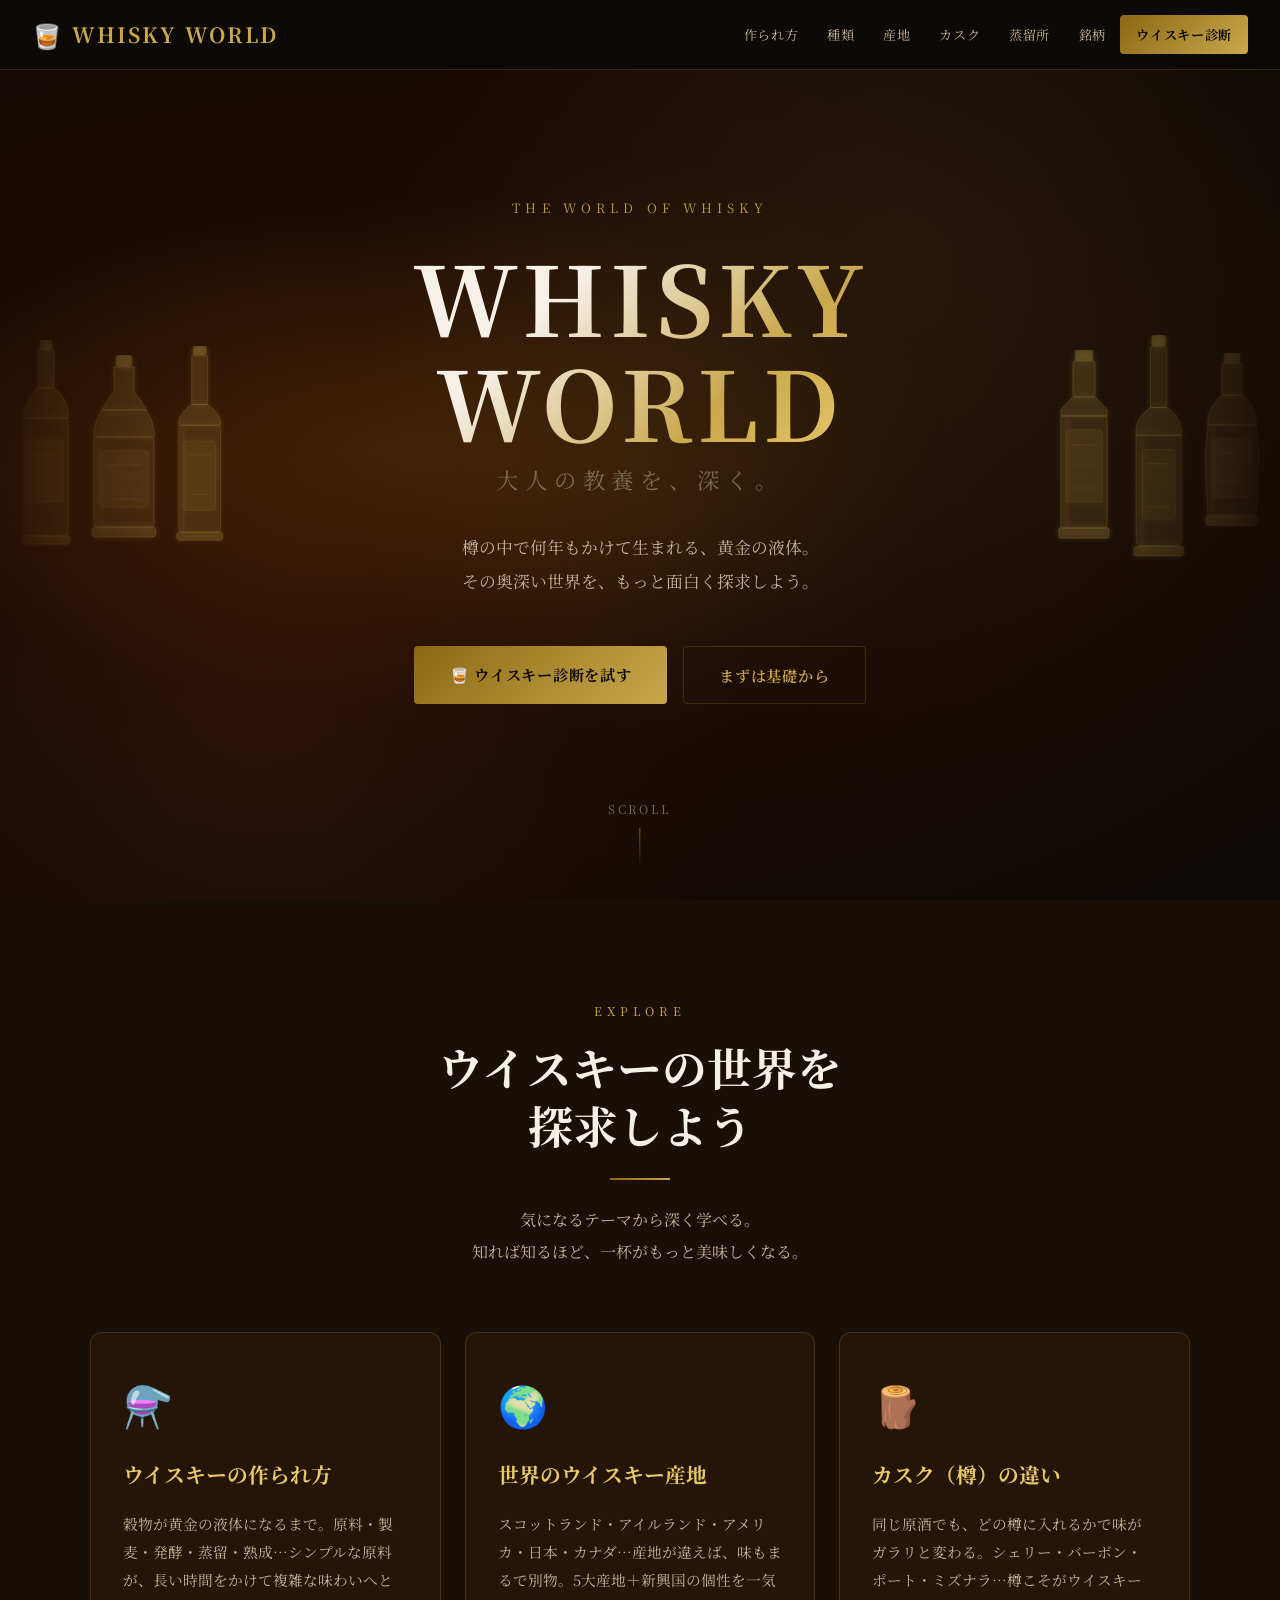
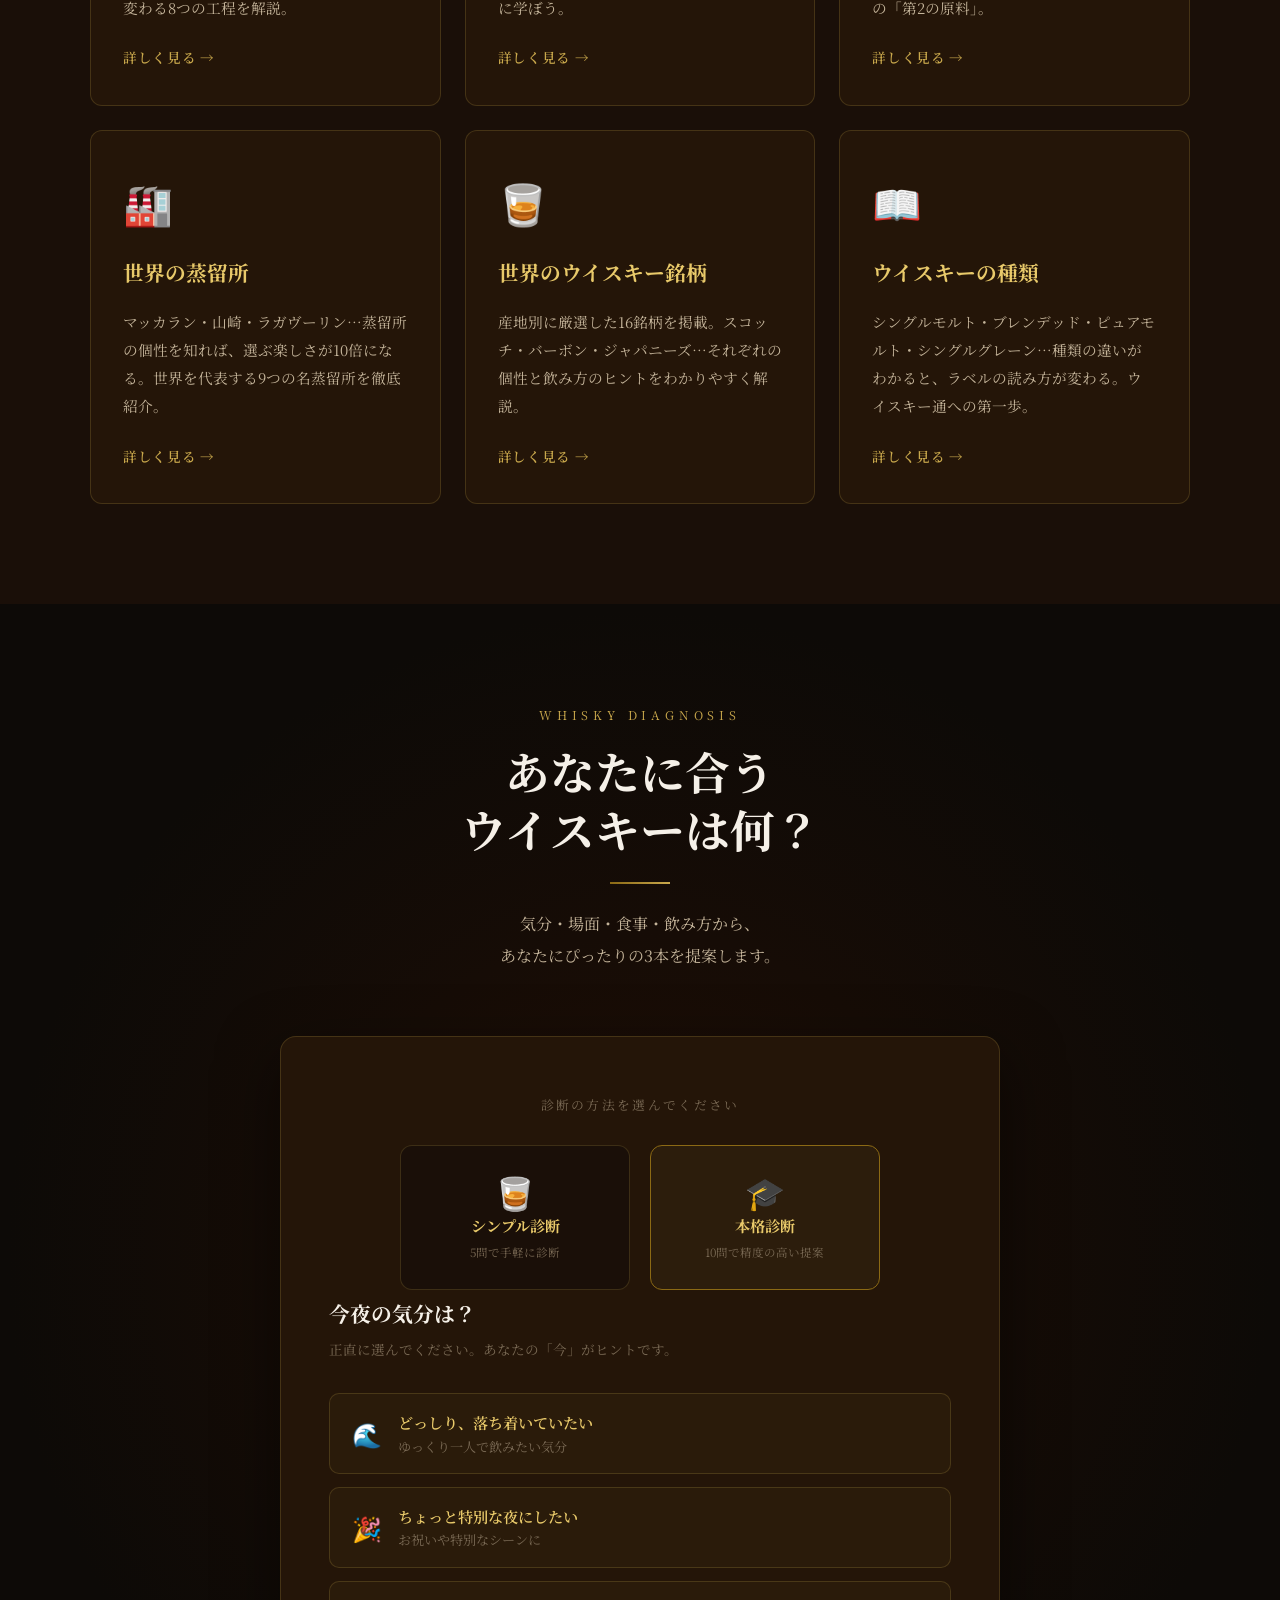
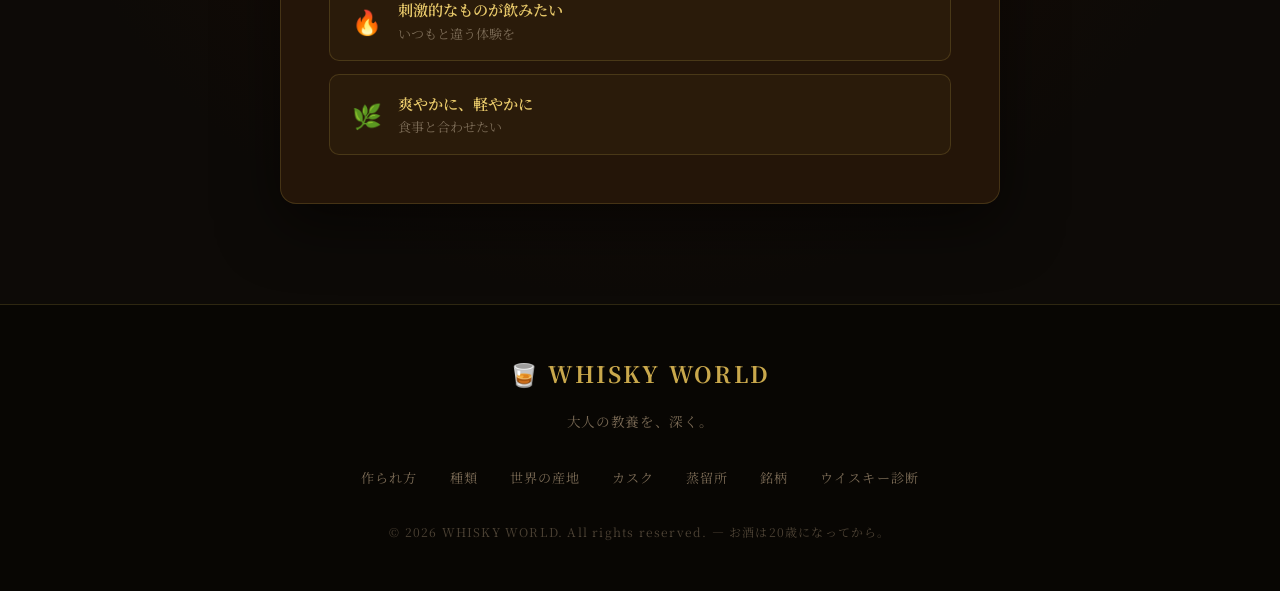
<file: index.html>
<!DOCTYPE html>
<html lang="ja">
<head>
  <!-- Google tag (gtag.js) -->
  <script async src="https://www.googletagmanager.com/gtag/js?id=G-9E73X9Z9LC"></script>
  <script>
    window.dataLayer = window.dataLayer || [];
    function gtag(){dataLayer.push(arguments);}
    gtag('js', new Date());
    gtag('config', 'G-9E73X9Z9LC');
  </script>
  <meta charset="UTF-8">
  <meta name="viewport" content="width=device-width, initial-scale=1.0">
  <title>WHISKY WORLD — 大人の教養を、深く。</title>
  <meta name="description" content="ウイスキーの世界をもっと面白く。作られ方・産地・カスク・蒸留所・銘柄・ウイスキー診断まで。">
  <!-- OGP -->
  <meta property="og:type" content="website">
  <meta property="og:title" content="WHISKY WORLD — 大人の教養を、深く。">
  <meta property="og:description" content="ウイスキーの世界をもっと面白く。作られ方・産地・カスク・蒸留所・銘柄・ウイスキー診断まで。">
  <meta property="og:url" content="https://life-of-duck.github.io/whisky-world/index.html">
  <meta property="og:image" content="https://life-of-duck.github.io/whisky-world/og-image.jpg">
  <meta property="og:site_name" content="WHISKY WORLD">
  <meta name="twitter:card" content="summary_large_image">
  <meta name="twitter:image" content="https://life-of-duck.github.io/whisky-world/og-image.jpg">
  <meta name="twitter:title" content="WHISKY WORLD — 大人の教養を、深く。">
  <meta name="twitter:description" content="ウイスキーの世界をもっと面白く。作られ方・産地・カスク・蒸留所・銘柄・ウイスキー診断まで。">
  <!-- Canonical -->
  <link rel="canonical" href="https://life-of-duck.github.io/whisky-world/index.html">
  <link rel="preconnect" href="https://fonts.googleapis.com">
  <link rel="preconnect" href="https://fonts.gstatic.com" crossorigin>
  <link href="https://fonts.googleapis.com/css2?family=Noto+Serif+JP:wght@400;700&display=swap" rel="stylesheet">
  <link rel="stylesheet" href="style.css">
</head>
<body>

  <!-- ===========================
       NAVIGATION
       =========================== -->
  <nav>
    <a href="#hero" class="nav-logo"><span>🥃</span> WHISKY WORLD</a>
    <ul class="nav-links" id="navLinks">
      <li><a href="making.html">作られ方</a></li>
      <li><a href="types.html">種類</a></li>
      <li><a href="world.html">産地</a></li>
      <li><a href="cask.html">カスク</a></li>
      <li><a href="distilleries.html">蒸留所</a></li>
      <li><a href="brands.html">銘柄</a></li>
      <li><a href="#diagnosis" class="nav-diagnosis">ウイスキー診断</a></li>
    </ul>
    <div class="hamburger" id="hamburger">
      <span></span><span></span><span></span>
    </div>
  </nav>

  <!-- ===========================
       HERO
       =========================== -->
  <section id="hero">
    <div class="hero-bg"></div>
    <div class="hero-glow"></div>

    <!-- Left bottles -->
    <div class="hero-bottles hero-bottles-left" aria-hidden="true">
      <!-- Bottle 1: Tall slim (Glenfiddich-style) -->
      <svg class="hero-bottle bottle-1" viewBox="0 0 60 220" xmlns="http://www.w3.org/2000/svg">
        <defs>
          <filter id="glow1"><feGaussianBlur stdDeviation="3" result="blur"/><feMerge><feMergeNode in="blur"/><feMergeNode in="SourceGraphic"/></feMerge></filter>
        </defs>
        <g filter="url(#glow1)">
          <!-- Cork -->
          <rect x="24" y="0" width="12" height="10" rx="2" fill="rgba(201,168,76,0.5)"/>
          <!-- Neck -->
          <rect x="22" y="10" width="16" height="38" rx="2" fill="rgba(201,168,76,0.2)" stroke="rgba(201,168,76,0.5)" stroke-width="1"/>
          <!-- Shoulder -->
          <path d="M22,48 Q10,58 8,72 L8,78 L52,78 L52,72 Q50,58 38,48 Z" fill="rgba(201,168,76,0.2)" stroke="rgba(201,168,76,0.5)" stroke-width="1"/>
          <!-- Body -->
          <rect x="8" y="78" width="44" height="118" rx="3" fill="rgba(201,168,76,0.15)" stroke="rgba(201,168,76,0.45)" stroke-width="1"/>
          <!-- Label -->
          <rect x="13" y="100" width="34" height="62" rx="2" fill="rgba(201,168,76,0.12)" stroke="rgba(201,168,76,0.35)" stroke-width="0.8"/>
          <!-- Label lines -->
          <line x1="18" y1="115" x2="42" y2="115" stroke="rgba(201,168,76,0.4)" stroke-width="0.7"/>
          <line x1="18" y1="125" x2="42" y2="125" stroke="rgba(201,168,76,0.25)" stroke-width="0.5"/>
          <line x1="18" y1="133" x2="42" y2="133" stroke="rgba(201,168,76,0.25)" stroke-width="0.5"/>
          <line x1="18" y1="148" x2="42" y2="148" stroke="rgba(201,168,76,0.3)" stroke-width="0.6"/>
          <!-- Base -->
          <rect x="6" y="196" width="48" height="8" rx="3" fill="rgba(201,168,76,0.3)" stroke="rgba(201,168,76,0.5)" stroke-width="1"/>
          <!-- Liquid shimmer -->
          <rect x="10" y="80" width="6" height="112" rx="2" fill="rgba(201,168,76,0.08)"/>
        </g>
      </svg>

      <!-- Bottle 2: Squat round (Macallan-style) -->
      <svg class="hero-bottle bottle-2" viewBox="0 0 72 190" xmlns="http://www.w3.org/2000/svg">
        <defs>
          <filter id="glow2"><feGaussianBlur stdDeviation="3" result="blur"/><feMerge><feMergeNode in="blur"/><feMergeNode in="SourceGraphic"/></feMerge></filter>
        </defs>
        <g filter="url(#glow2)">
          <!-- Cork -->
          <rect x="28" y="0" width="16" height="12" rx="3" fill="rgba(201,168,76,0.55)"/>
          <!-- Neck wide -->
          <path d="M26,12 L26,35 Q26,40 22,42 L14,55 L58,55 L50,42 Q46,40 46,35 L46,12 Z" fill="rgba(201,168,76,0.2)" stroke="rgba(201,168,76,0.5)" stroke-width="1"/>
          <!-- Shoulder curve -->
          <path d="M14,55 Q6,68 6,78 L6,82 L66,82 L66,78 Q66,68 58,55 Z" fill="rgba(201,168,76,0.2)" stroke="rgba(201,168,76,0.45)" stroke-width="1"/>
          <!-- Wide body -->
          <rect x="6" y="82" width="60" height="90" rx="4" fill="rgba(201,168,76,0.15)" stroke="rgba(201,168,76,0.45)" stroke-width="1"/>
          <!-- Label -->
          <rect x="12" y="96" width="48" height="56" rx="3" fill="rgba(201,168,76,0.1)" stroke="rgba(201,168,76,0.35)" stroke-width="0.8"/>
          <!-- Label detail -->
          <line x1="18" y1="110" x2="54" y2="110" stroke="rgba(201,168,76,0.4)" stroke-width="0.8"/>
          <line x1="18" y1="120" x2="54" y2="120" stroke="rgba(201,168,76,0.25)" stroke-width="0.5"/>
          <line x1="18" y1="136" x2="54" y2="136" stroke="rgba(201,168,76,0.25)" stroke-width="0.5"/>
          <line x1="18" y1="144" x2="54" y2="144" stroke="rgba(201,168,76,0.3)" stroke-width="0.7"/>
          <!-- Base -->
          <rect x="4" y="172" width="64" height="10" rx="4" fill="rgba(201,168,76,0.3)" stroke="rgba(201,168,76,0.5)" stroke-width="1"/>
          <!-- Shimmer -->
          <rect x="8" y="84" width="8" height="86" rx="2" fill="rgba(201,168,76,0.07)"/>
        </g>
      </svg>

      <!-- Bottle 3: Classic tall (Jameson-style) -->
      <svg class="hero-bottle bottle-3" viewBox="0 0 56 210" xmlns="http://www.w3.org/2000/svg">
        <defs>
          <filter id="glow3"><feGaussianBlur stdDeviation="2.5" result="blur"/><feMerge><feMergeNode in="blur"/><feMergeNode in="SourceGraphic"/></feMerge></filter>
        </defs>
        <g filter="url(#glow3)">
          <!-- Cork -->
          <rect x="21" y="0" width="14" height="9" rx="2" fill="rgba(201,168,76,0.5)"/>
          <!-- Long neck -->
          <rect x="20" y="9" width="16" height="50" rx="2" fill="rgba(201,168,76,0.18)" stroke="rgba(201,168,76,0.45)" stroke-width="1"/>
          <!-- Shoulder gentle -->
          <path d="M20,59 Q8,68 7,76 L7,80 L49,80 L49,76 Q48,68 36,59 Z" fill="rgba(201,168,76,0.2)" stroke="rgba(201,168,76,0.45)" stroke-width="1"/>
          <!-- Body -->
          <rect x="7" y="80" width="42" height="108" rx="3" fill="rgba(201,168,76,0.15)" stroke="rgba(201,168,76,0.4)" stroke-width="1"/>
          <!-- Label -->
          <rect x="12" y="96" width="32" height="70" rx="2" fill="rgba(201,168,76,0.1)" stroke="rgba(201,168,76,0.3)" stroke-width="0.8"/>
          <!-- Label detail -->
          <line x1="17" y1="110" x2="39" y2="110" stroke="rgba(201,168,76,0.4)" stroke-width="0.7"/>
          <line x1="17" y1="120" x2="39" y2="120" stroke="rgba(201,168,76,0.22)" stroke-width="0.5"/>
          <line x1="17" y1="130" x2="39" y2="130" stroke="rgba(201,168,76,0.22)" stroke-width="0.5"/>
          <line x1="17" y1="150" x2="39" y2="150" stroke="rgba(201,168,76,0.3)" stroke-width="0.6"/>
          <!-- Base -->
          <rect x="5" y="188" width="46" height="8" rx="3" fill="rgba(201,168,76,0.28)" stroke="rgba(201,168,76,0.45)" stroke-width="1"/>
          <!-- Shimmer -->
          <rect x="9" y="82" width="5" height="104" rx="1" fill="rgba(201,168,76,0.07)"/>
        </g>
      </svg>
    </div>

    <!-- Right bottles -->
    <div class="hero-bottles hero-bottles-right" aria-hidden="true">
      <!-- Bottle 4: Square (Jack Daniel's-style) -->
      <svg class="hero-bottle bottle-4" viewBox="0 0 66 200" xmlns="http://www.w3.org/2000/svg">
        <defs>
          <filter id="glow4"><feGaussianBlur stdDeviation="3" result="blur"/><feMerge><feMergeNode in="blur"/><feMergeNode in="SourceGraphic"/></feMerge></filter>
        </defs>
        <g filter="url(#glow4)">
          <!-- Cork -->
          <rect x="24" y="0" width="18" height="11" rx="2" fill="rgba(201,168,76,0.5)"/>
          <!-- Neck -->
          <rect x="22" y="11" width="22" height="36" rx="2" fill="rgba(201,168,76,0.2)" stroke="rgba(201,168,76,0.48)" stroke-width="1"/>
          <!-- Square shoulder -->
          <path d="M22,47 L10,60 L10,66 L56,66 L56,60 L44,47 Z" fill="rgba(201,168,76,0.2)" stroke="rgba(201,168,76,0.45)" stroke-width="1"/>
          <!-- Square body -->
          <rect x="10" y="66" width="46" height="112" rx="2" fill="rgba(201,168,76,0.15)" stroke="rgba(201,168,76,0.45)" stroke-width="1"/>
          <!-- Label -->
          <rect x="15" y="80" width="36" height="72" rx="2" fill="rgba(201,168,76,0.1)" stroke="rgba(201,168,76,0.3)" stroke-width="0.8"/>
          <!-- Label detail -->
          <line x1="20" y1="95" x2="46" y2="95" stroke="rgba(201,168,76,0.4)" stroke-width="0.8"/>
          <line x1="20" y1="106" x2="46" y2="106" stroke="rgba(201,168,76,0.22)" stroke-width="0.5"/>
          <line x1="20" y1="116" x2="46" y2="116" stroke="rgba(201,168,76,0.22)" stroke-width="0.5"/>
          <line x1="20" y1="138" x2="46" y2="138" stroke="rgba(201,168,76,0.3)" stroke-width="0.6"/>
          <!-- Base -->
          <rect x="8" y="178" width="50" height="10" rx="2" fill="rgba(201,168,76,0.3)" stroke="rgba(201,168,76,0.5)" stroke-width="1"/>
          <!-- Shimmer -->
          <rect x="12" y="68" width="7" height="108" rx="1" fill="rgba(201,168,76,0.07)"/>
        </g>
      </svg>

      <!-- Bottle 5: Elegant Japanese (Yamazaki-style) -->
      <svg class="hero-bottle bottle-5" viewBox="0 0 58 225" xmlns="http://www.w3.org/2000/svg">
        <defs>
          <filter id="glow5"><feGaussianBlur stdDeviation="3" result="blur"/><feMerge><feMergeNode in="blur"/><feMergeNode in="SourceGraphic"/></feMerge></filter>
        </defs>
        <g filter="url(#glow5)">
          <!-- Cork elegant -->
          <rect x="22" y="0" width="14" height="11" rx="3" fill="rgba(201,168,76,0.55)"/>
          <!-- Very long elegant neck -->
          <rect x="21" y="11" width="16" height="60" rx="2" fill="rgba(201,168,76,0.18)" stroke="rgba(201,168,76,0.45)" stroke-width="1"/>
          <!-- Elegant curved shoulder -->
          <path d="M21,71 Q8,80 7,92 L7,98 L51,98 L51,92 Q50,80 37,71 Z" fill="rgba(201,168,76,0.2)" stroke="rgba(201,168,76,0.45)" stroke-width="1"/>
          <!-- Elegant body slightly tapered -->
          <path d="M7,98 L7,200 Q7,206 13,206 L45,206 Q51,206 51,200 L51,98 Z" fill="rgba(201,168,76,0.15)" stroke="rgba(201,168,76,0.4)" stroke-width="1"/>
          <!-- Label area -->
          <rect x="13" y="112" width="32" height="68" rx="2" fill="rgba(201,168,76,0.1)" stroke="rgba(201,168,76,0.3)" stroke-width="0.8"/>
          <!-- Japanese-style label lines -->
          <line x1="18" y1="126" x2="40" y2="126" stroke="rgba(201,168,76,0.42)" stroke-width="0.8"/>
          <line x1="18" y1="137" x2="40" y2="137" stroke="rgba(201,168,76,0.22)" stroke-width="0.5"/>
          <line x1="18" y1="148" x2="40" y2="148" stroke="rgba(201,168,76,0.22)" stroke-width="0.5"/>
          <line x1="18" y1="168" x2="40" y2="168" stroke="rgba(201,168,76,0.32)" stroke-width="0.7"/>
          <!-- Base -->
          <rect x="5" y="207" width="48" height="9" rx="3" fill="rgba(201,168,76,0.3)" stroke="rgba(201,168,76,0.5)" stroke-width="1"/>
          <!-- Shimmer -->
          <rect x="9" y="100" width="6" height="104" rx="1" fill="rgba(201,168,76,0.07)"/>
        </g>
      </svg>

      <!-- Bottle 6: Round belly (Bowmore-style) -->
      <svg class="hero-bottle bottle-6" viewBox="0 0 64 195" xmlns="http://www.w3.org/2000/svg">
        <defs>
          <filter id="glow6"><feGaussianBlur stdDeviation="2.5" result="blur"/><feMerge><feMergeNode in="blur"/><feMergeNode in="SourceGraphic"/></feMerge></filter>
        </defs>
        <g filter="url(#glow6)">
          <!-- Cork -->
          <rect x="24" y="0" width="16" height="10" rx="2" fill="rgba(201,168,76,0.5)"/>
          <!-- Neck -->
          <rect x="22" y="10" width="20" height="32" rx="2" fill="rgba(201,168,76,0.2)" stroke="rgba(201,168,76,0.48)" stroke-width="1"/>
          <!-- Curved shoulder -->
          <path d="M22,42 Q9,54 8,66 L8,72 L56,72 L56,66 Q55,54 42,42 Z" fill="rgba(201,168,76,0.2)" stroke="rgba(201,168,76,0.45)" stroke-width="1"/>
          <!-- Slightly curved body -->
          <path d="M8,72 Q4,100 6,130 Q8,155 8,162 L56,162 Q56,155 58,130 Q60,100 56,72 Z" fill="rgba(201,168,76,0.15)" stroke="rgba(201,168,76,0.42)" stroke-width="1"/>
          <!-- Label -->
          <rect x="13" y="86" width="38" height="58" rx="2" fill="rgba(201,168,76,0.1)" stroke="rgba(201,168,76,0.3)" stroke-width="0.8"/>
          <!-- Label detail -->
          <line x1="18" y1="100" x2="46" y2="100" stroke="rgba(201,168,76,0.4)" stroke-width="0.7"/>
          <line x1="18" y1="110" x2="46" y2="110" stroke="rgba(201,168,76,0.22)" stroke-width="0.5"/>
          <line x1="18" y1="128" x2="46" y2="128" stroke="rgba(201,168,76,0.3)" stroke-width="0.6"/>
          <!-- Base -->
          <rect x="6" y="163" width="52" height="9" rx="3" fill="rgba(201,168,76,0.3)" stroke="rgba(201,168,76,0.5)" stroke-width="1"/>
          <!-- Shimmer -->
          <rect x="10" y="74" width="6" height="86" rx="1" fill="rgba(201,168,76,0.07)"/>
        </g>
      </svg>
    </div>

    <div class="hero-content">
      <p class="hero-eyebrow">The World of Whisky</p>
      <h1 class="hero-title">WHISKY<br>WORLD</h1>
      <p class="hero-title-jp">大人の教養を、深く。</p>
      <p class="hero-desc">
        樽の中で何年もかけて生まれる、黄金の液体。<br>
        その奥深い世界を、もっと面白く探求しよう。
      </p>
      <div class="hero-cta">
        <a href="#diagnosis" class="btn-primary">🥃 ウイスキー診断を試す</a>
        <a href="#making" class="btn-secondary">まずは基礎から</a>
      </div>
    </div>
    <div class="scroll-hint">SCROLL</div>
  </section>

  <!-- ===========================
       OVERVIEW
       =========================== -->
  <section id="overview">
    <div class="section-inner">
      <div class="section-header">
        <span class="section-label">Explore</span>
        <h2 class="section-title">ウイスキーの世界を<br>探求しよう</h2>
        <div class="divider"></div>
        <p class="section-desc">
          気になるテーマから深く学べる。<br>
          知れば知るほど、一杯がもっと美味しくなる。
        </p>
      </div>

      <div class="overview-grid">

        <a href="making.html" class="overview-card">
          <div class="overview-card-icon">⚗️</div>
          <div class="overview-card-title">ウイスキーの作られ方</div>
          <p class="overview-card-desc">
            穀物が黄金の液体になるまで。原料・製麦・発酵・蒸留・熟成…シンプルな原料が、長い時間をかけて複雑な味わいへと変わる8つの工程を解説。
          </p>
          <span class="overview-card-cta">詳しく見る →</span>
        </a>

        <a href="world.html" class="overview-card">
          <div class="overview-card-icon">🌍</div>
          <div class="overview-card-title">世界のウイスキー産地</div>
          <p class="overview-card-desc">
            スコットランド・アイルランド・アメリカ・日本・カナダ…産地が違えば、味もまるで別物。5大産地＋新興国の個性を一気に学ぼう。
          </p>
          <span class="overview-card-cta">詳しく見る →</span>
        </a>

        <a href="cask.html" class="overview-card">
          <div class="overview-card-icon">🪵</div>
          <div class="overview-card-title">カスク（樽）の違い</div>
          <p class="overview-card-desc">
            同じ原酒でも、どの樽に入れるかで味がガラリと変わる。シェリー・バーボン・ポート・ミズナラ…樽こそがウイスキーの「第2の原料」。
          </p>
          <span class="overview-card-cta">詳しく見る →</span>
        </a>

        <a href="distilleries.html" class="overview-card">
          <div class="overview-card-icon">🏭</div>
          <div class="overview-card-title">世界の蒸留所</div>
          <p class="overview-card-desc">
            マッカラン・山崎・ラガヴーリン…蒸留所の個性を知れば、選ぶ楽しさが10倍になる。世界を代表する9つの名蒸留所を徹底紹介。
          </p>
          <span class="overview-card-cta">詳しく見る →</span>
        </a>

        <a href="brands.html" class="overview-card">
          <div class="overview-card-icon">🥃</div>
          <div class="overview-card-title">世界のウイスキー銘柄</div>
          <p class="overview-card-desc">
            産地別に厳選した16銘柄を掲載。スコッチ・バーボン・ジャパニーズ…それぞれの個性と飲み方のヒントをわかりやすく解説。
          </p>
          <span class="overview-card-cta">詳しく見る →</span>
        </a>

        <a href="types.html" class="overview-card">
          <div class="overview-card-icon">📖</div>
          <div class="overview-card-title">ウイスキーの種類</div>
          <p class="overview-card-desc">
            シングルモルト・ブレンデッド・ピュアモルト・シングルグレーン…種類の違いがわかると、ラベルの読み方が変わる。ウイスキー通への第一歩。
          </p>
          <span class="overview-card-cta">詳しく見る →</span>
        </a>

      </div>
    </div>
  </section>

  <!-- ===========================
       DIAGNOSIS
       =========================== -->
  <section id="diagnosis">
    <div class="section-inner">
      <div class="section-header">
        <span class="section-label">Whisky Diagnosis</span>
        <h2 class="section-title">あなたに合う<br>ウイスキーは何？</h2>
        <div class="divider"></div>
        <p class="section-desc">
          気分・場面・食事・飲み方から、<br>
          あなたにぴったりの3本を提案します。
        </p>
      </div>

      <div class="diagnosis-container">
        <div class="diagnosis-card">
          <div class="diagnosis-progress" id="diagnosisProgress"></div>
          <div id="diagnosisSteps"></div>
          <div class="diagnosis-result" id="diagnosisResult"></div>
        </div>
      </div>
    </div>
  </section>

  <!-- ===========================
       FOOTER
       =========================== -->
  <footer>
    <div class="footer-logo">🥃 WHISKY WORLD</div>
    <p class="footer-desc">大人の教養を、深く。</p>
    <div class="footer-links">
      <a href="making.html">作られ方</a>
      <a href="types.html">種類</a>
      <a href="world.html">世界の産地</a>
      <a href="cask.html">カスク</a>
      <a href="distilleries.html">蒸留所</a>
      <a href="brands.html">銘柄</a>
      <a href="#diagnosis">ウイスキー診断</a>
    </div>
    <p class="footer-copy">© 2026 WHISKY WORLD. All rights reserved. — お酒は20歳になってから。</p>
  </footer>

  <script src="script.js"></script>
</body>
</html>
</file>
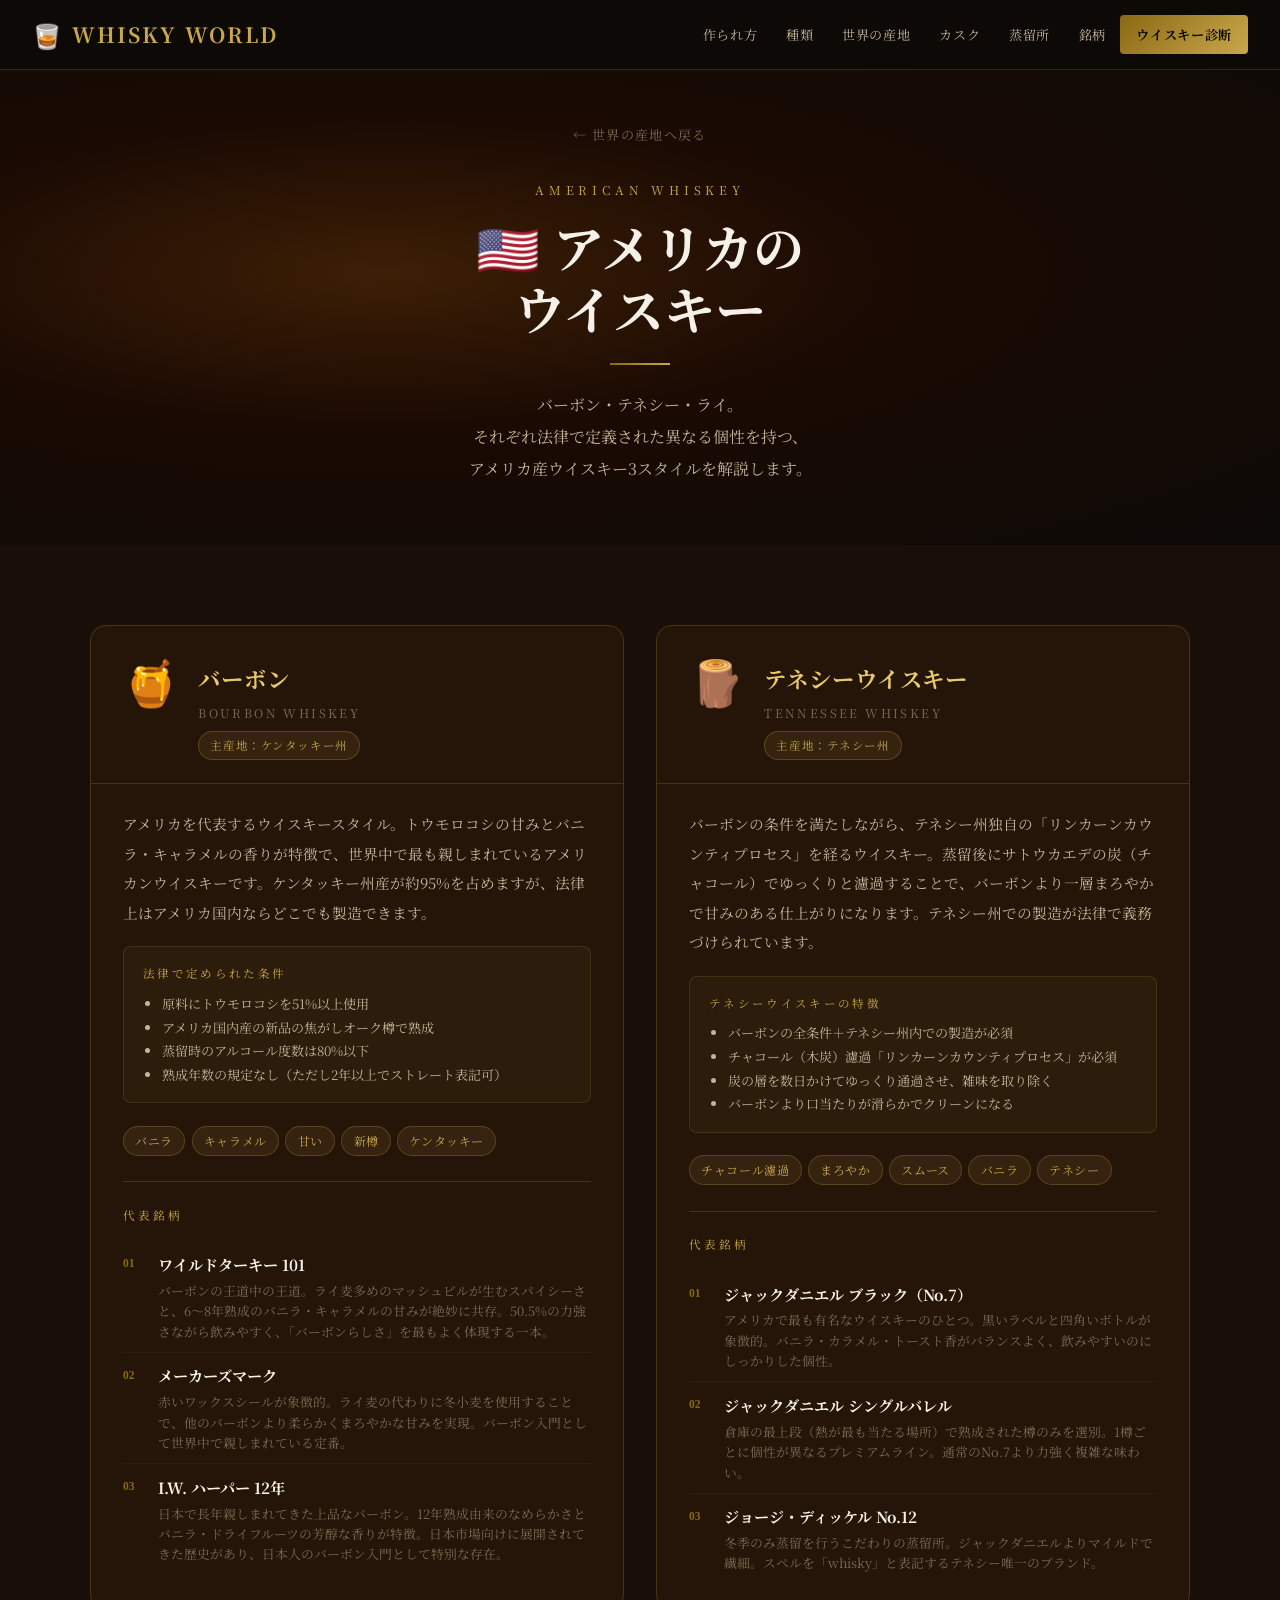
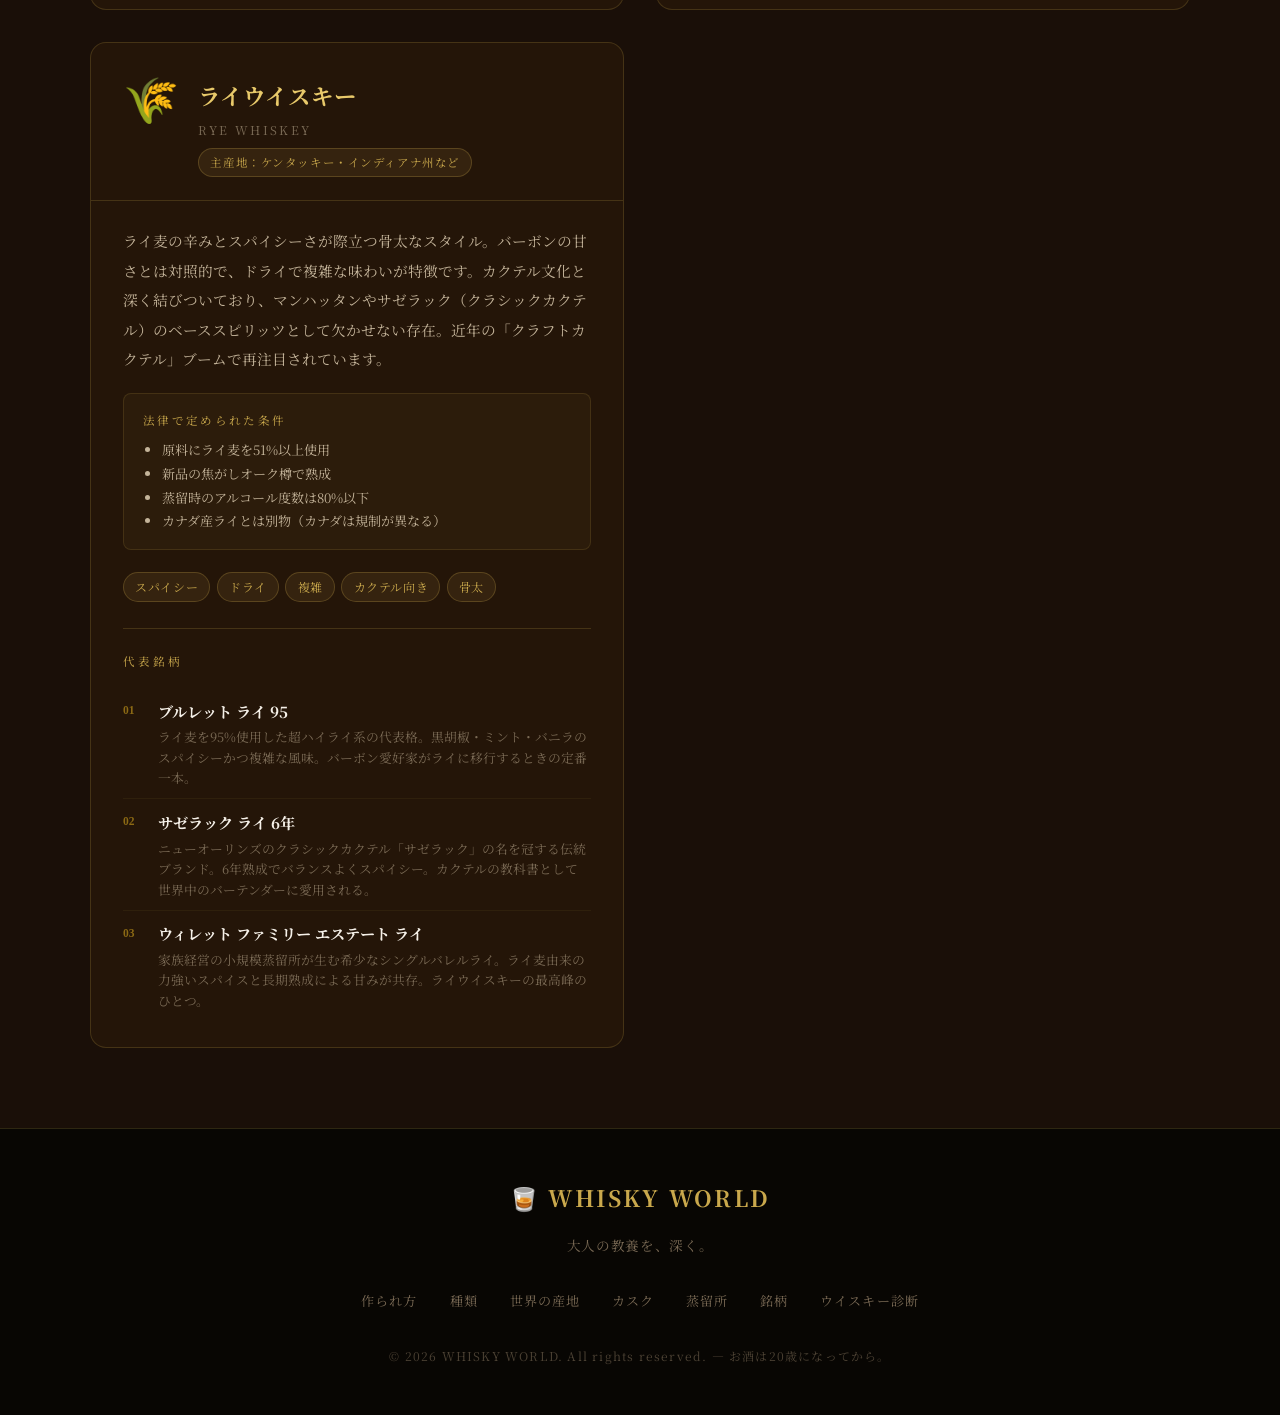
<file: america.html>
<!DOCTYPE html>
<html lang="ja">
<head>
  <!-- Google tag (gtag.js) -->
  <script async src="https://www.googletagmanager.com/gtag/js?id=G-9E73X9Z9LC"></script>
  <script>
    window.dataLayer = window.dataLayer || [];
    function gtag(){dataLayer.push(arguments);}
    gtag('js', new Date());
    gtag('config', 'G-9E73X9Z9LC');
  </script>
  <meta charset="UTF-8">
  <meta name="viewport" content="width=device-width, initial-scale=1.0">
  <title>アメリカのウイスキー — WHISKY WORLD</title>
  <meta name="description" content="バーボン・テネシー・ライ。アメリカウイスキー3スタイルの個性と代表銘柄を徹底解説。">
  <meta property="og:type" content="article">
  <meta property="og:title" content="アメリカのウイスキー — WHISKY WORLD">
  <meta property="og:description" content="バーボン・テネシー・ライ。アメリカウイスキー3スタイルの個性と代表銘柄を徹底解説。">
  <meta property="og:url" content="https://life-of-duck.github.io/whisky-world/america.html">
  <meta property="og:image" content="https://life-of-duck.github.io/whisky-world/og-image.jpg">
  <meta property="og:site_name" content="WHISKY WORLD">
  <meta name="twitter:card" content="summary_large_image">
  <meta name="twitter:image" content="https://life-of-duck.github.io/whisky-world/og-image.jpg">
  <link rel="canonical" href="https://life-of-duck.github.io/whisky-world/america.html">
  <link rel="preconnect" href="https://fonts.googleapis.com">
  <link rel="preconnect" href="https://fonts.gstatic.com" crossorigin>
  <link href="https://fonts.googleapis.com/css2?family=Noto+Serif+JP:wght@400;700&display=swap" rel="stylesheet">
  <link rel="stylesheet" href="style.css">
  <style>
    .region-detail-grid {
      display: grid;
      grid-template-columns: repeat(auto-fit, minmax(480px, 1fr));
      gap: 2rem;
    }
    .region-detail-card {
      background: var(--bg-card);
      border: 1px solid var(--border);
      border-radius: 16px;
      overflow: hidden;
      transition: border-color 0.3s, box-shadow 0.3s;
    }
    .region-detail-card:hover {
      border-color: rgba(201,168,76,0.45);
      box-shadow: 0 12px 40px rgba(0,0,0,0.5);
    }
    .region-detail-header {
      padding: 2rem 2rem 1.4rem;
      border-bottom: 1px solid var(--border);
      display: flex;
      align-items: flex-start;
      gap: 1.2rem;
    }
    .region-detail-flag {
      font-size: 2.8rem;
      line-height: 1;
      flex-shrink: 0;
    }
    .region-detail-meta { flex: 1; }
    .region-detail-name {
      font-size: 1.4rem;
      font-weight: 700;
      color: var(--gold-light);
      margin-bottom: 0.2rem;
      letter-spacing: 0.04em;
    }
    .region-detail-en {
      font-size: 0.75rem;
      color: var(--text-muted);
      letter-spacing: 0.2em;
      text-transform: uppercase;
    }
    .region-detail-rule {
      display: inline-block;
      margin-top: 0.5rem;
      background: rgba(201,168,76,0.1);
      border: 1px solid rgba(201,168,76,0.25);
      color: var(--gold);
      font-size: 0.72rem;
      padding: 0.2rem 0.7rem;
      border-radius: 100px;
      letter-spacing: 0.05em;
    }
    .region-detail-body { padding: 1.6rem 2rem; }
    .region-detail-desc {
      color: var(--text-secondary);
      font-size: 0.92rem;
      line-height: 2;
      margin-bottom: 1.2rem;
    }
    .region-detail-tags {
      display: flex;
      flex-wrap: wrap;
      gap: 0.4rem;
      margin-bottom: 1.6rem;
    }
    .region-detail-brands {
      border-top: 1px solid var(--border);
      padding-top: 1.4rem;
    }
    .region-detail-brands-label {
      font-size: 0.72rem;
      letter-spacing: 0.25em;
      color: var(--gold);
      text-transform: uppercase;
      display: block;
      margin-bottom: 1rem;
    }
    .brand-row {
      display: grid;
      grid-template-columns: auto 1fr;
      gap: 0.5rem 1rem;
      align-items: start;
      padding: 0.6rem 0;
      border-bottom: 1px solid rgba(201,168,76,0.07);
    }
    .brand-row:last-child { border-bottom: none; }
    .brand-row-num {
      font-size: 0.72rem;
      color: var(--gold-dark);
      font-family: Georgia, serif;
      font-weight: 700;
      padding-top: 0.15rem;
      min-width: 1.2rem;
    }
    .brand-row-name {
      font-size: 0.95rem;
      font-weight: 700;
      color: var(--text-primary);
      margin-bottom: 0.15rem;
    }
    .brand-row-note {
      font-size: 0.8rem;
      color: var(--text-muted);
      line-height: 1.6;
    }
    /* Law callout */
    .law-callout {
      background: rgba(201,168,76,0.05);
      border: 1px solid rgba(201,168,76,0.15);
      border-radius: 8px;
      padding: 1rem 1.2rem;
      margin-bottom: 1.4rem;
      font-size: 0.82rem;
      color: var(--text-secondary);
      line-height: 1.8;
    }
    .law-callout-title {
      font-size: 0.72rem;
      letter-spacing: 0.2em;
      color: var(--gold);
      text-transform: uppercase;
      display: block;
      margin-bottom: 0.5rem;
    }
    .law-callout li {
      margin-left: 1.2rem;
      color: var(--text-secondary);
    }
    @media (max-width: 560px) {
      .region-detail-grid { grid-template-columns: 1fr; }
      .region-detail-header { padding: 1.5rem 1.4rem 1.2rem; }
      .region-detail-body { padding: 1.4rem 1.4rem; }
    }
  </style>
</head>
<body>

  <nav>
    <a href="index.html" class="nav-logo"><span>🥃</span> WHISKY WORLD</a>
    <ul class="nav-links" id="navLinks">
      <li><a href="making.html">作られ方</a></li>
      <li><a href="types.html">種類</a></li>
      <li><a href="world.html">世界の産地</a></li>
      <li><a href="cask.html">カスク</a></li>
      <li><a href="distilleries.html">蒸留所</a></li>
      <li><a href="brands.html">銘柄</a></li>
      <li><a href="index.html#diagnosis" class="nav-diagnosis">ウイスキー診断</a></li>
    </ul>
    <div class="hamburger" id="hamburger">
      <span></span><span></span><span></span>
    </div>
  </nav>

  <div class="detail-hero">
    <div class="detail-hero-inner">
      <a href="world.html" class="detail-back">← 世界の産地へ戻る</a>
      <span class="detail-eyebrow">American Whiskey</span>
      <h1 class="detail-title">🇺🇸 アメリカの<br>ウイスキー</h1>
      <div class="divider"></div>
      <p class="detail-desc">
        バーボン・テネシー・ライ。<br>
        それぞれ法律で定義された異なる個性を持つ、<br>アメリカ産ウイスキー3スタイルを解説します。
      </p>
    </div>
  </div>

  <div class="detail-content">
    <div class="detail-content-inner">
      <div class="region-detail-grid">

        <!-- BOURBON -->
        <div class="region-detail-card">
          <div class="region-detail-header">
            <div class="region-detail-flag">🍯</div>
            <div class="region-detail-meta">
              <div class="region-detail-name">バーボン</div>
              <div class="region-detail-en">Bourbon Whiskey</div>
              <span class="region-detail-rule">主産地：ケンタッキー州</span>
            </div>
          </div>
          <div class="region-detail-body">
            <p class="region-detail-desc">
              アメリカを代表するウイスキースタイル。トウモロコシの甘みとバニラ・キャラメルの香りが特徴で、世界中で最も親しまれているアメリカンウイスキーです。ケンタッキー州産が約95%を占めますが、法律上はアメリカ国内ならどこでも製造できます。
            </p>
            <div class="law-callout">
              <span class="law-callout-title">法律で定められた条件</span>
              <ul>
                <li>原料にトウモロコシを51%以上使用</li>
                <li>アメリカ国内産の新品の焦がしオーク樽で熟成</li>
                <li>蒸留時のアルコール度数は80%以下</li>
                <li>熟成年数の規定なし（ただし2年以上でストレート表記可）</li>
              </ul>
            </div>
            <div class="region-detail-tags">
              <span class="tag">バニラ</span>
              <span class="tag">キャラメル</span>
              <span class="tag">甘い</span>
              <span class="tag">新樽</span>
              <span class="tag">ケンタッキー</span>
            </div>
            <div class="region-detail-brands">
              <span class="region-detail-brands-label">代表銘柄</span>
              <div class="brand-row">
                <div class="brand-row-num">01</div>
                <div class="brand-row-content">
                  <div class="brand-row-name">ワイルドターキー 101</div>
                  <div class="brand-row-note">バーボンの王道中の王道。ライ麦多めのマッシュビルが生むスパイシーさと、6〜8年熟成のバニラ・キャラメルの甘みが絶妙に共存。50.5%の力強さながら飲みやすく、「バーボンらしさ」を最もよく体現する一本。</div>
                </div>
              </div>
              <div class="brand-row">
                <div class="brand-row-num">02</div>
                <div class="brand-row-content">
                  <div class="brand-row-name">メーカーズマーク</div>
                  <div class="brand-row-note">赤いワックスシールが象徴的。ライ麦の代わりに冬小麦を使用することで、他のバーボンより柔らかくまろやかな甘みを実現。バーボン入門として世界中で親しまれている定番。</div>
                </div>
              </div>
              <div class="brand-row">
                <div class="brand-row-num">03</div>
                <div class="brand-row-content">
                  <div class="brand-row-name">I.W. ハーパー 12年</div>
                  <div class="brand-row-note">日本で長年親しまれてきた上品なバーボン。12年熟成由来のなめらかさとバニラ・ドライフルーツの芳醇な香りが特徴。日本市場向けに展開されてきた歴史があり、日本人のバーボン入門として特別な存在。</div>
                </div>
              </div>
            </div>
          </div>
        </div>

        <!-- TENNESSEE -->
        <div class="region-detail-card">
          <div class="region-detail-header">
            <div class="region-detail-flag">🪵</div>
            <div class="region-detail-meta">
              <div class="region-detail-name">テネシーウイスキー</div>
              <div class="region-detail-en">Tennessee Whiskey</div>
              <span class="region-detail-rule">主産地：テネシー州</span>
            </div>
          </div>
          <div class="region-detail-body">
            <p class="region-detail-desc">
              バーボンの条件を満たしながら、テネシー州独自の「リンカーンカウンティプロセス」を経るウイスキー。蒸留後にサトウカエデの炭（チャコール）でゆっくりと濾過することで、バーボンより一層まろやかで甘みのある仕上がりになります。テネシー州での製造が法律で義務づけられています。
            </p>
            <div class="law-callout">
              <span class="law-callout-title">テネシーウイスキーの特徴</span>
              <ul>
                <li>バーボンの全条件＋テネシー州内での製造が必須</li>
                <li>チャコール（木炭）濾過「リンカーンカウンティプロセス」が必須</li>
                <li>炭の層を数日かけてゆっくり通過させ、雑味を取り除く</li>
                <li>バーボンより口当たりが滑らかでクリーンになる</li>
              </ul>
            </div>
            <div class="region-detail-tags">
              <span class="tag">チャコール濾過</span>
              <span class="tag">まろやか</span>
              <span class="tag">スムース</span>
              <span class="tag">バニラ</span>
              <span class="tag">テネシー</span>
            </div>
            <div class="region-detail-brands">
              <span class="region-detail-brands-label">代表銘柄</span>
              <div class="brand-row">
                <div class="brand-row-num">01</div>
                <div class="brand-row-content">
                  <div class="brand-row-name">ジャックダニエル ブラック（No.7）</div>
                  <div class="brand-row-note">アメリカで最も有名なウイスキーのひとつ。黒いラベルと四角いボトルが象徴的。バニラ・カラメル・トースト香がバランスよく、飲みやすいのにしっかりした個性。</div>
                </div>
              </div>
              <div class="brand-row">
                <div class="brand-row-num">02</div>
                <div class="brand-row-content">
                  <div class="brand-row-name">ジャックダニエル シングルバレル</div>
                  <div class="brand-row-note">倉庫の最上段（熱が最も当たる場所）で熟成された樽のみを選別。1樽ごとに個性が異なるプレミアムライン。通常のNo.7より力強く複雑な味わい。</div>
                </div>
              </div>
              <div class="brand-row">
                <div class="brand-row-num">03</div>
                <div class="brand-row-content">
                  <div class="brand-row-name">ジョージ・ディッケル No.12</div>
                  <div class="brand-row-note">冬季のみ蒸留を行うこだわりの蒸留所。ジャックダニエルよりマイルドで繊細。スペルを「whisky」と表記するテネシー唯一のブランド。</div>
                </div>
              </div>
            </div>
          </div>
        </div>

        <!-- RYE -->
        <div class="region-detail-card">
          <div class="region-detail-header">
            <div class="region-detail-flag">🌾</div>
            <div class="region-detail-meta">
              <div class="region-detail-name">ライウイスキー</div>
              <div class="region-detail-en">Rye Whiskey</div>
              <span class="region-detail-rule">主産地：ケンタッキー・インディアナ州など</span>
            </div>
          </div>
          <div class="region-detail-body">
            <p class="region-detail-desc">
              ライ麦の辛みとスパイシーさが際立つ骨太なスタイル。バーボンの甘さとは対照的で、ドライで複雑な味わいが特徴です。カクテル文化と深く結びついており、マンハッタンやサゼラック（クラシックカクテル）のベーススピリッツとして欠かせない存在。近年の「クラフトカクテル」ブームで再注目されています。
            </p>
            <div class="law-callout">
              <span class="law-callout-title">法律で定められた条件</span>
              <ul>
                <li>原料にライ麦を51%以上使用</li>
                <li>新品の焦がしオーク樽で熟成</li>
                <li>蒸留時のアルコール度数は80%以下</li>
                <li>カナダ産ライとは別物（カナダは規制が異なる）</li>
              </ul>
            </div>
            <div class="region-detail-tags">
              <span class="tag">スパイシー</span>
              <span class="tag">ドライ</span>
              <span class="tag">複雑</span>
              <span class="tag">カクテル向き</span>
              <span class="tag">骨太</span>
            </div>
            <div class="region-detail-brands">
              <span class="region-detail-brands-label">代表銘柄</span>
              <div class="brand-row">
                <div class="brand-row-num">01</div>
                <div class="brand-row-content">
                  <div class="brand-row-name">ブルレット ライ 95</div>
                  <div class="brand-row-note">ライ麦を95%使用した超ハイライ系の代表格。黒胡椒・ミント・バニラのスパイシーかつ複雑な風味。バーボン愛好家がライに移行するときの定番一本。</div>
                </div>
              </div>
              <div class="brand-row">
                <div class="brand-row-num">02</div>
                <div class="brand-row-content">
                  <div class="brand-row-name">サゼラック ライ 6年</div>
                  <div class="brand-row-note">ニューオーリンズのクラシックカクテル「サゼラック」の名を冠する伝統ブランド。6年熟成でバランスよくスパイシー。カクテルの教科書として世界中のバーテンダーに愛用される。</div>
                </div>
              </div>
              <div class="brand-row">
                <div class="brand-row-num">03</div>
                <div class="brand-row-content">
                  <div class="brand-row-name">ウィレット ファミリー エステート ライ</div>
                  <div class="brand-row-note">家族経営の小規模蒸留所が生む希少なシングルバレルライ。ライ麦由来の力強いスパイスと長期熟成による甘みが共存。ライウイスキーの最高峰のひとつ。</div>
                </div>
              </div>
            </div>
          </div>
        </div>

      </div>
    </div>
  </div>

  <footer>
    <div class="footer-logo">🥃 WHISKY WORLD</div>
    <p class="footer-desc">大人の教養を、深く。</p>
    <div class="footer-links">
      <a href="making.html">作られ方</a>
      <a href="types.html">種類</a>
      <a href="world.html">世界の産地</a>
      <a href="cask.html">カスク</a>
      <a href="distilleries.html">蒸留所</a>
      <a href="brands.html">銘柄</a>
      <a href="index.html#diagnosis">ウイスキー診断</a>
    </div>
    <p class="footer-copy">© 2026 WHISKY WORLD. All rights reserved. — お酒は20歳になってから。</p>
  </footer>

  <script>
    const hamburger = document.getElementById('hamburger');
    const navLinks = document.getElementById('navLinks');
    hamburger.addEventListener('click', () => navLinks.classList.toggle('open'));
    document.querySelectorAll('.nav-links a').forEach(a => a.addEventListener('click', () => navLinks.classList.remove('open')));

    const observer = new IntersectionObserver((entries) => {
      entries.forEach(entry => {
        if (entry.isIntersecting) { entry.target.classList.add('visible'); observer.unobserve(entry.target); }
      });
    }, { threshold: 0.08 });
    document.querySelectorAll('.region-detail-card').forEach((el, i) => {
      el.style.transitionDelay = `${i * 80}ms`;
      el.classList.add('fade-up');
      observer.observe(el);
    });
    const cur = location.pathname.split('/').pop();
    document.querySelectorAll('.nav-links a').forEach(a => { if (a.getAttribute('href') === cur) a.classList.add('nav-active'); });
  </script>
</body>
</html>
</file>
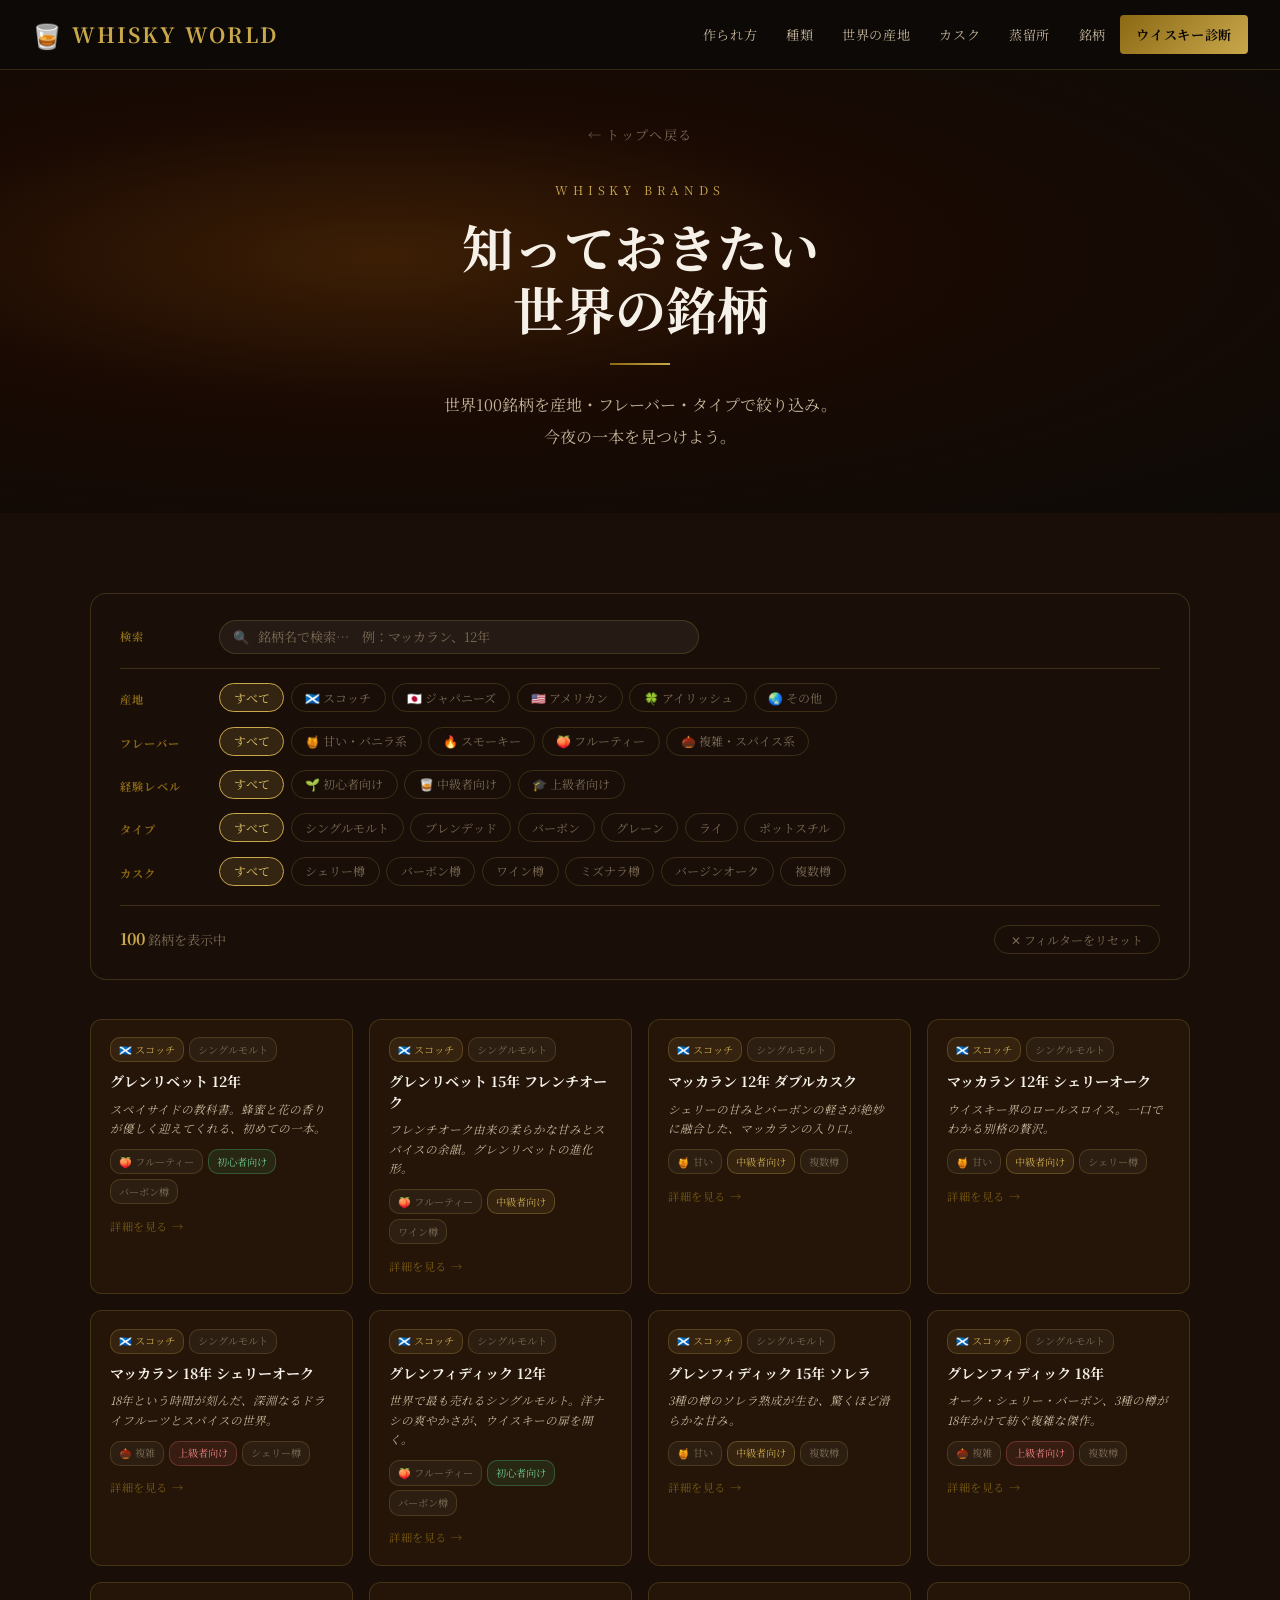
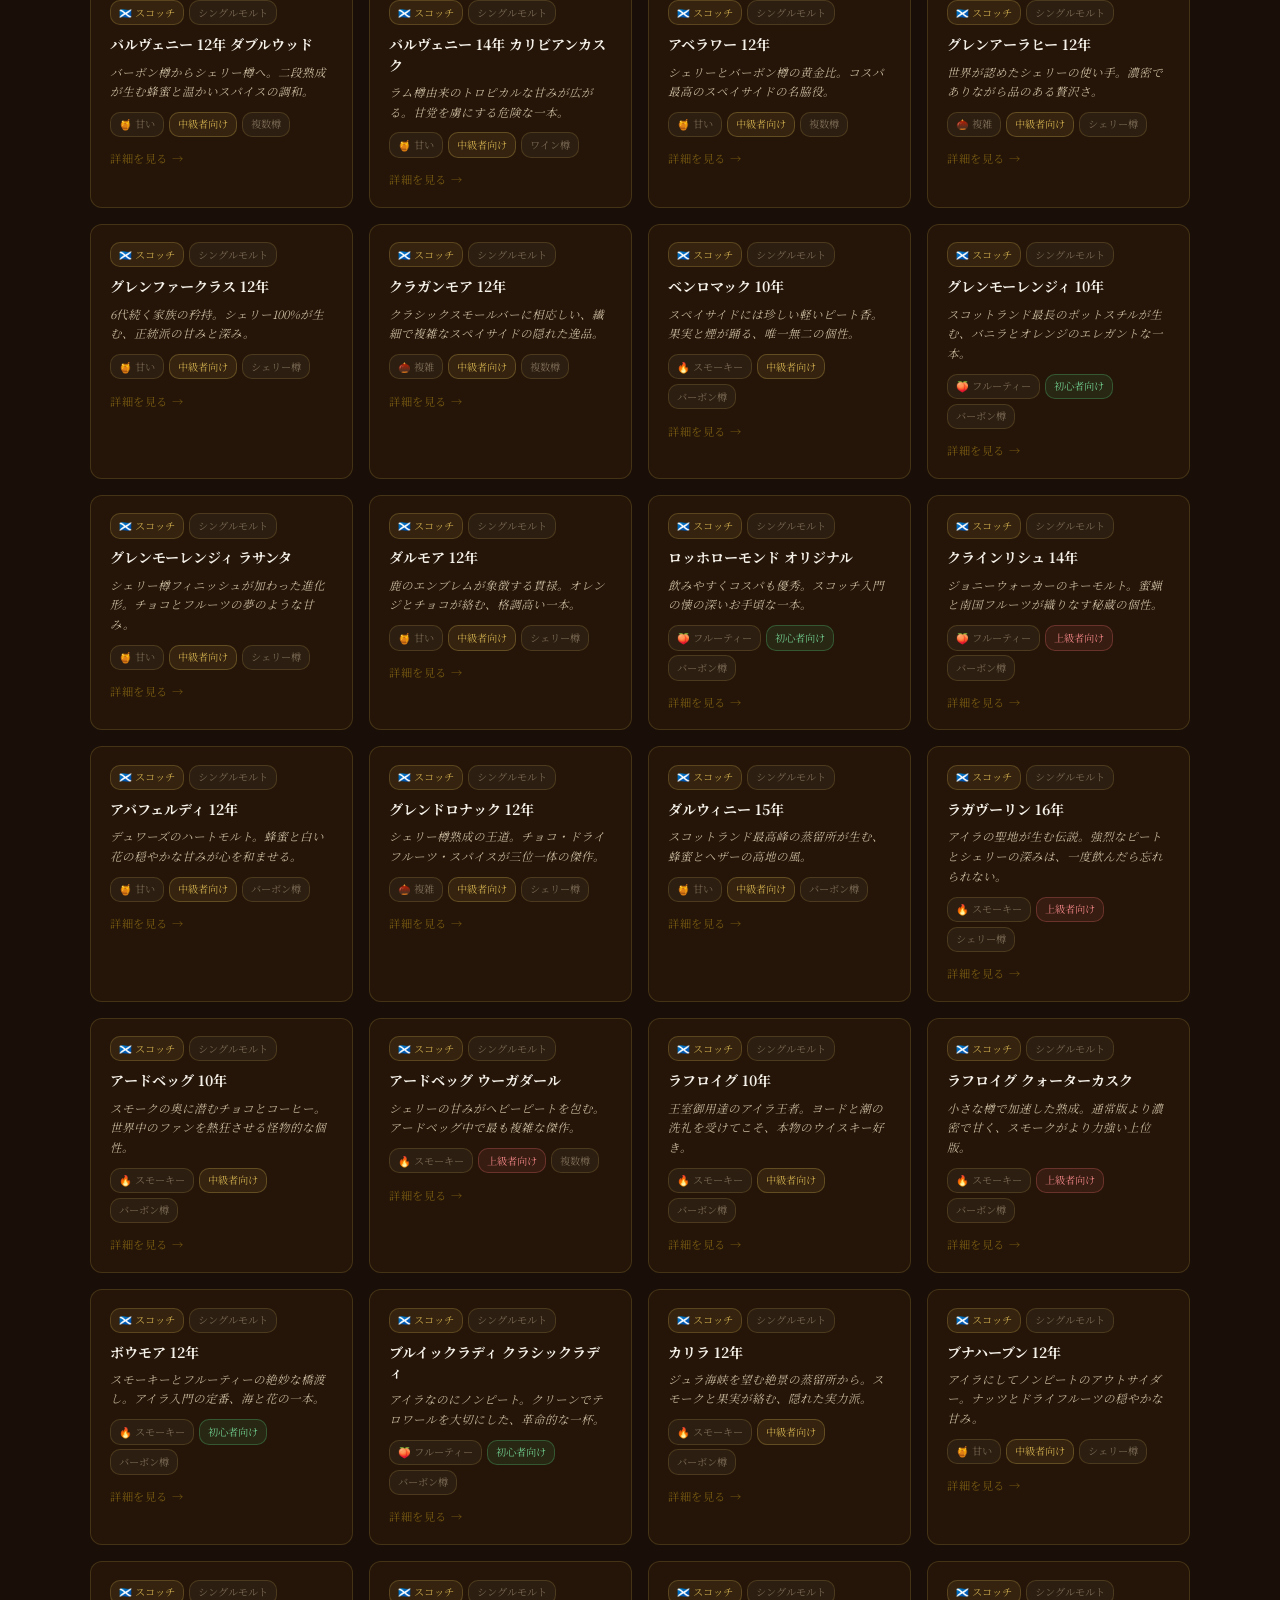
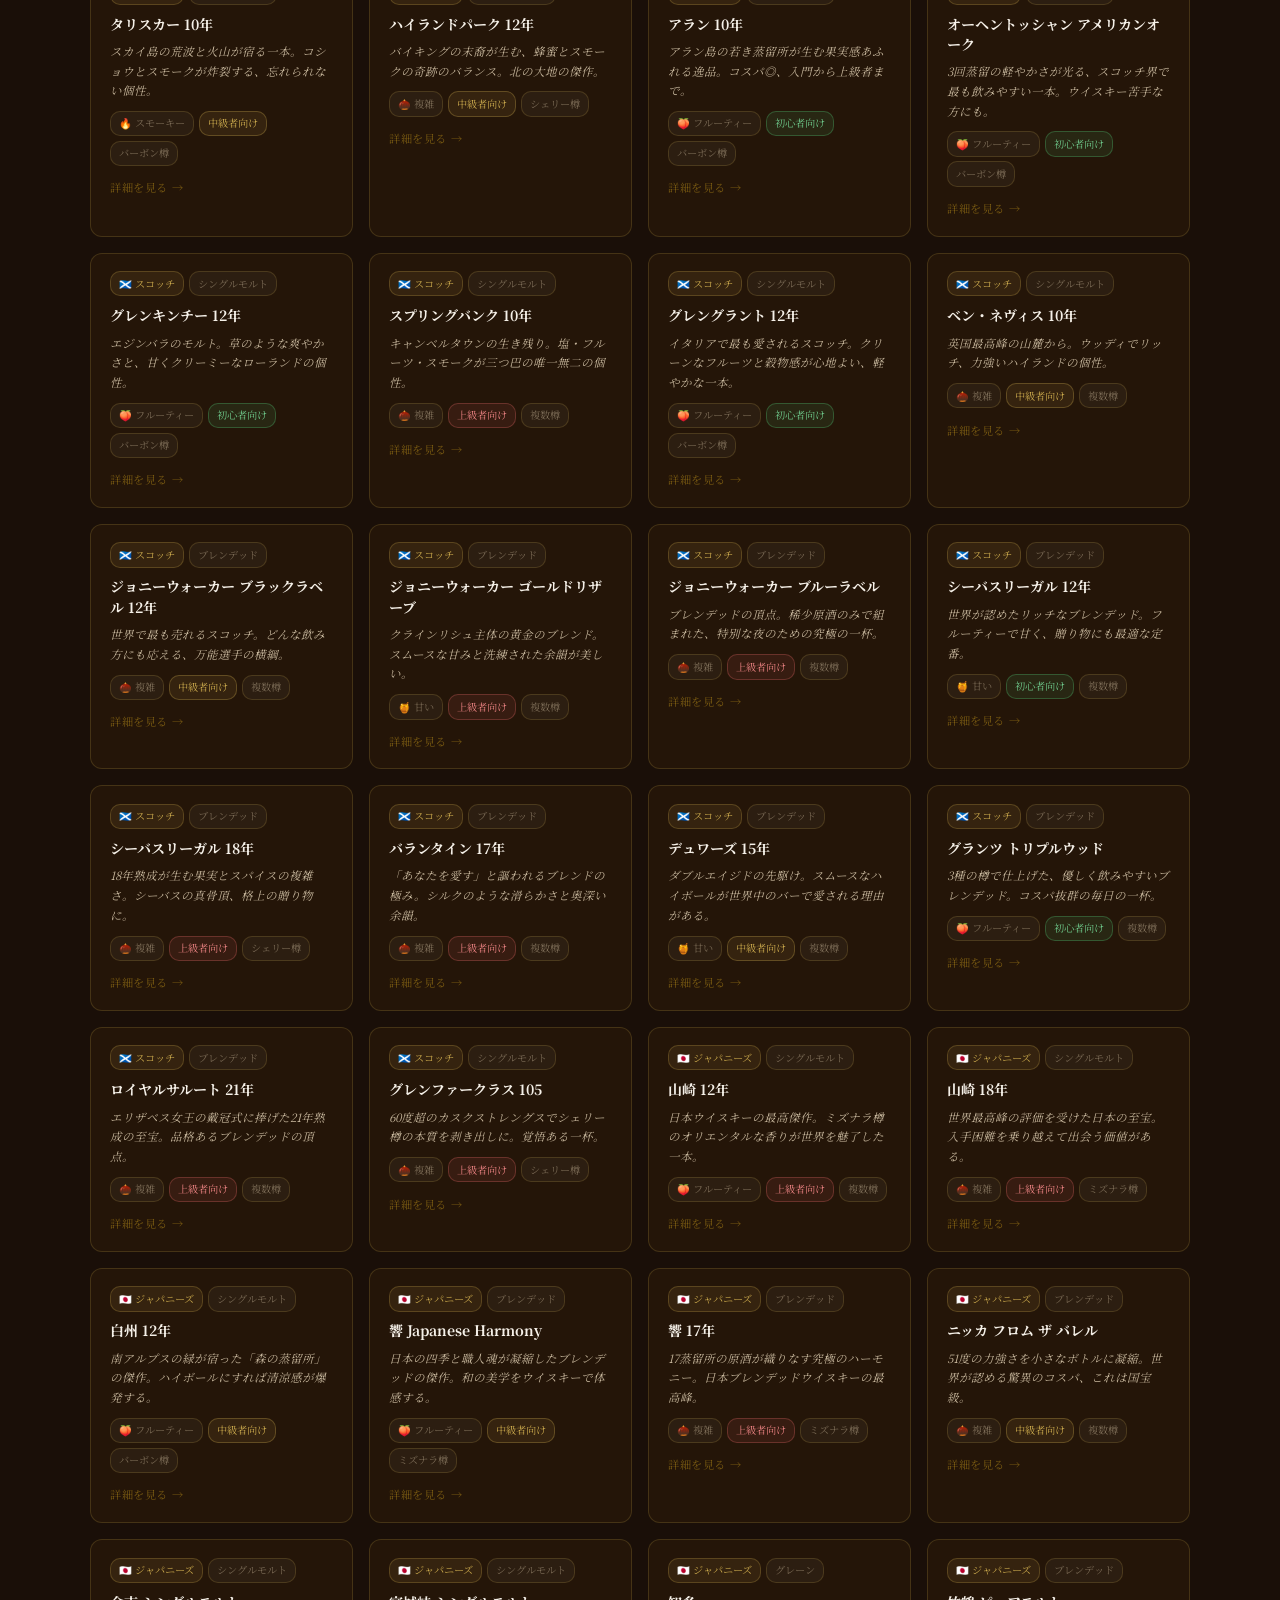
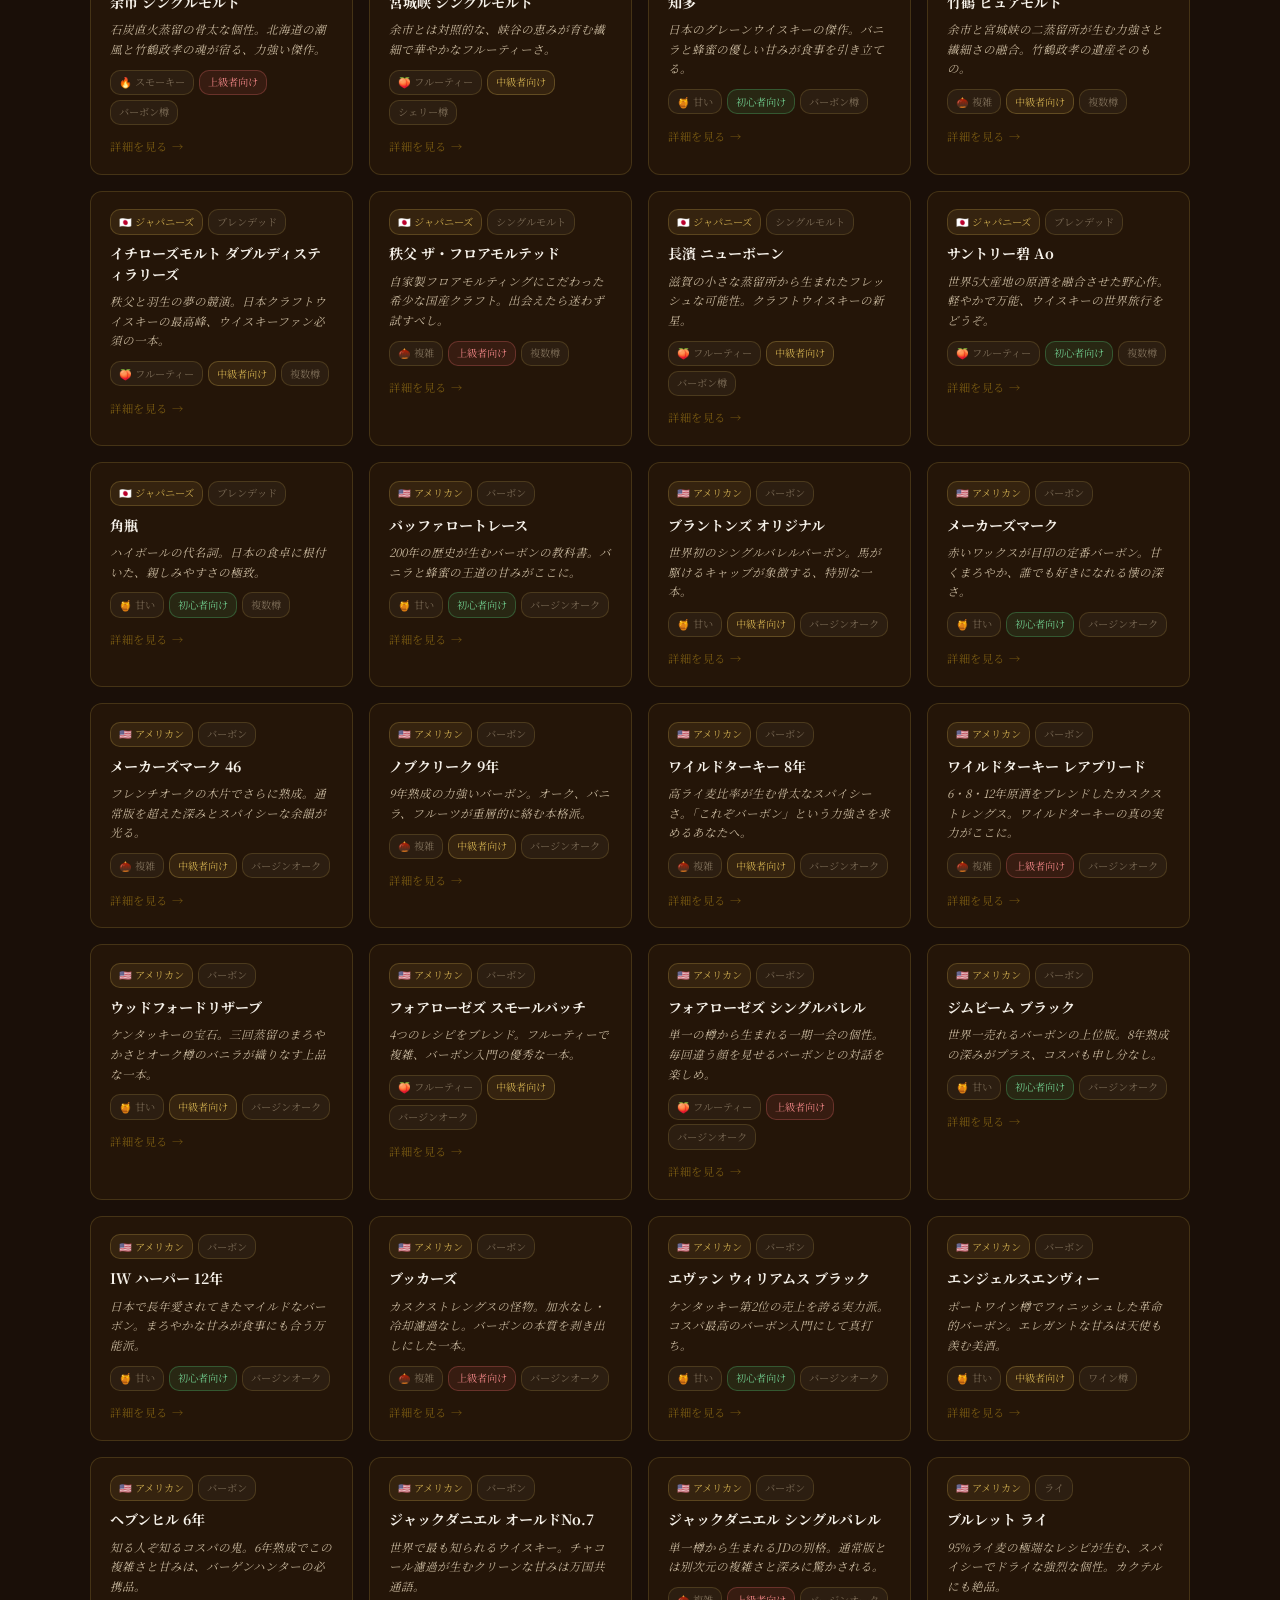
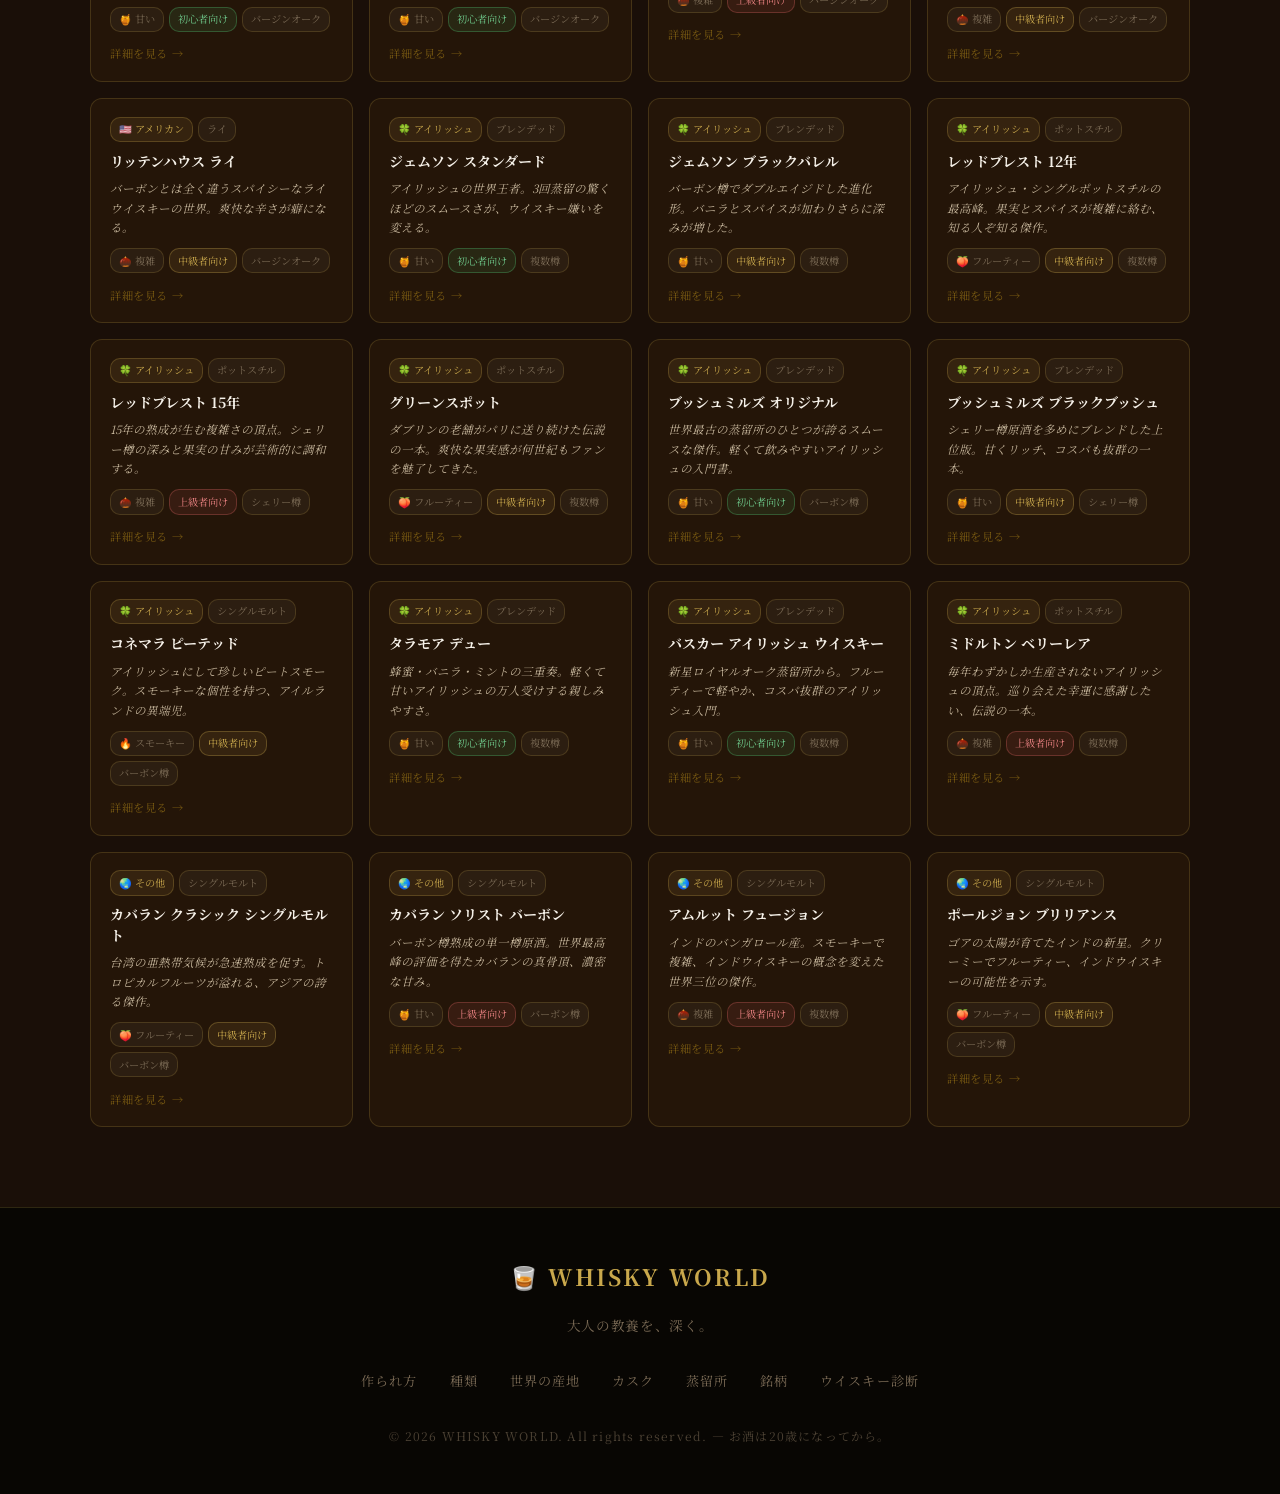
<file: brands.html>
<!DOCTYPE html>
<html lang="ja">
<head>
  <!-- Google tag (gtag.js) -->
  <script async src="https://www.googletagmanager.com/gtag/js?id=G-9E73X9Z9LC"></script>
  <script>
    window.dataLayer = window.dataLayer || [];
    function gtag(){dataLayer.push(arguments);}
    gtag('js', new Date());
    gtag('config', 'G-9E73X9Z9LC');
  </script>
  <meta charset="UTF-8">
  <meta name="viewport" content="width=device-width, initial-scale=1.0">
  <title>知っておきたい世界の銘柄 — WHISKY WORLD</title>
  <meta name="description" content="世界100銘柄を産地・フレーバー・タイプ・経験レベルで絞り込める銘柄ガイド。スコッチ・バーボン・ジャパニーズ・アイリッシュを網羅。">
  <meta property="og:type" content="article">
  <meta property="og:title" content="知っておきたい世界の銘柄 — WHISKY WORLD">
  <meta property="og:description" content="世界100銘柄を産地・フレーバー・タイプ・経験レベルで絞り込める銘柄ガイド。">
  <meta property="og:url" content="https://life-of-duck.github.io/whisky-world/brands.html">
  <meta property="og:image" content="https://life-of-duck.github.io/whisky-world/og-image.jpg">
  <meta property="og:site_name" content="WHISKY WORLD">
  <meta name="twitter:card" content="summary_large_image">
  <meta name="twitter:image" content="https://life-of-duck.github.io/whisky-world/og-image.jpg">
  <link rel="canonical" href="https://life-of-duck.github.io/whisky-world/brands.html">
  <link rel="preconnect" href="https://fonts.googleapis.com">
  <link rel="preconnect" href="https://fonts.gstatic.com" crossorigin>
  <link href="https://fonts.googleapis.com/css2?family=Noto+Serif+JP:wght@400;700&display=swap" rel="stylesheet">
  <link rel="stylesheet" href="style.css">
</head>
<body>

  <nav>
    <a href="index.html" class="nav-logo"><span>🥃</span> WHISKY WORLD</a>
    <ul class="nav-links" id="navLinks">
      <li><a href="making.html">作られ方</a></li>
      <li><a href="types.html">種類</a></li>
      <li><a href="world.html">世界の産地</a></li>
      <li><a href="cask.html">カスク</a></li>
      <li><a href="distilleries.html">蒸留所</a></li>
      <li><a href="brands.html">銘柄</a></li>
      <li><a href="index.html#diagnosis" class="nav-diagnosis">ウイスキー診断</a></li>
    </ul>
    <div class="hamburger" id="hamburger"><span></span><span></span><span></span></div>
  </nav>

  <div class="detail-hero">
    <div class="detail-hero-inner">
      <a href="index.html" class="detail-back">← トップへ戻る</a>
      <span class="detail-eyebrow">Whisky Brands</span>
      <h1 class="detail-title">知っておきたい<br>世界の銘柄</h1>
      <div class="divider"></div>
      <p class="detail-desc">
        世界100銘柄を産地・フレーバー・タイプで絞り込み。<br>
        今夜の一本を見つけよう。
      </p>
    </div>
  </div>

  <div class="detail-content">
    <div class="detail-content-inner">

      <!-- FILTER PANEL -->
      <div class="brands-filter-panel" id="filterPanel">

        <!-- SEARCH BOX (inside panel) -->
        <div class="filter-row filter-row--search">
          <span class="filter-label">検索</span>
          <div class="brands-search-wrap">
            <span class="brands-search-icon">🔍</span>
            <input type="text" id="brandsSearch" class="brands-search-input" placeholder="銘柄名で検索…　例：マッカラン、12年">
            <button class="brands-search-clear" id="brandsSearchClear" aria-label="クリア">✕</button>
          </div>
        </div>

        <div class="filter-row">
          <span class="filter-label">産地</span>
          <div class="filter-pills">
            <button class="filter-pill active" data-dim="region" data-val="all">すべて</button>
            <button class="filter-pill" data-dim="region" data-val="scotch">🏴󠁧󠁢󠁳󠁣󠁴󠁿 スコッチ</button>
            <button class="filter-pill" data-dim="region" data-val="japanese">🇯🇵 ジャパニーズ</button>
            <button class="filter-pill" data-dim="region" data-val="american">🇺🇸 アメリカン</button>
            <button class="filter-pill" data-dim="region" data-val="irish">🍀 アイリッシュ</button>
            <button class="filter-pill" data-dim="region" data-val="other">🌏 その他</button>
          </div>
        </div>
        <div class="filter-row">
          <span class="filter-label">フレーバー</span>
          <div class="filter-pills">
            <button class="filter-pill active" data-dim="flavor" data-val="all">すべて</button>
            <button class="filter-pill" data-dim="flavor" data-val="sweet">🍯 甘い・バニラ系</button>
            <button class="filter-pill" data-dim="flavor" data-val="smoky">🔥 スモーキー</button>
            <button class="filter-pill" data-dim="flavor" data-val="fruity">🍑 フルーティー</button>
            <button class="filter-pill" data-dim="flavor" data-val="complex">🌰 複雑・スパイス系</button>
          </div>
        </div>
        <div class="filter-row">
          <span class="filter-label">経験レベル</span>
          <div class="filter-pills">
            <button class="filter-pill active" data-dim="level" data-val="all">すべて</button>
            <button class="filter-pill" data-dim="level" data-val="beginner">🌱 初心者向け</button>
            <button class="filter-pill" data-dim="level" data-val="casual">🥃 中級者向け</button>
            <button class="filter-pill" data-dim="level" data-val="experienced">🎓 上級者向け</button>
          </div>
        </div>
        <div class="filter-row">
          <span class="filter-label">タイプ</span>
          <div class="filter-pills">
            <button class="filter-pill active" data-dim="type" data-val="all">すべて</button>
            <button class="filter-pill" data-dim="type" data-val="sm">シングルモルト</button>
            <button class="filter-pill" data-dim="type" data-val="bl">ブレンデッド</button>
            <button class="filter-pill" data-dim="type" data-val="bo">バーボン</button>
            <button class="filter-pill" data-dim="type" data-val="gr">グレーン</button>
            <button class="filter-pill" data-dim="type" data-val="ry">ライ</button>
            <button class="filter-pill" data-dim="type" data-val="ps">ポットスチル</button>
          </div>
        </div>
        <div class="filter-row">
          <span class="filter-label">カスク</span>
          <div class="filter-pills">
            <button class="filter-pill active" data-dim="cask" data-val="all">すべて</button>
            <button class="filter-pill" data-dim="cask" data-val="sh">シェリー樽</button>
            <button class="filter-pill" data-dim="cask" data-val="bu">バーボン樽</button>
            <button class="filter-pill" data-dim="cask" data-val="wi">ワイン樽</button>
            <button class="filter-pill" data-dim="cask" data-val="mi">ミズナラ樽</button>
            <button class="filter-pill" data-dim="cask" data-val="vi">バージンオーク</button>
            <button class="filter-pill" data-dim="cask" data-val="mx">複数樽</button>
          </div>
        </div>
        <div class="filter-actions">
          <p class="brands-count"><strong id="brandCount">100</strong> 銘柄を表示中</p>
          <button class="filter-reset-btn" id="filterReset">✕ フィルターをリセット</button>
        </div>
      </div>

      <!-- BRANDS GRID -->
      <div class="brands-grid-v2" id="brandsGrid"></div>

    </div>
  </div>

  <!-- BRAND DETAIL MODAL -->
  <div class="brand-modal-overlay" id="brandModal" role="dialog" aria-modal="true" aria-hidden="true">
    <div class="brand-modal">
      <button class="brand-modal-close" id="brandModalClose" aria-label="閉じる">✕</button>
      <div class="brand-modal-body" id="brandModalBody"></div>
    </div>
  </div>

  <footer>
    <div class="footer-logo">🥃 WHISKY WORLD</div>
    <p class="footer-desc">大人の教養を、深く。</p>
    <div class="footer-links">
      <a href="making.html">作られ方</a>
      <a href="types.html">種類</a>
      <a href="world.html">世界の産地</a>
      <a href="cask.html">カスク</a>
      <a href="distilleries.html">蒸留所</a>
      <a href="brands.html">銘柄</a>
      <a href="index.html#diagnosis">ウイスキー診断</a>
    </div>
    <p class="footer-copy">© 2026 WHISKY WORLD. All rights reserved. — お酒は20歳になってから。</p>
  </footer>

  <script>
    // NAV
    document.getElementById('hamburger').addEventListener('click', () =>
      document.getElementById('navLinks').classList.toggle('open'));

    // ===========================
    // BRAND DATA (100銘柄)
    // region: scotch/japanese/american/irish/other
    // type: sm=シングルモルト, bl=ブレンデッド, bo=バーボン, gr=グレーン, ry=ライ, ps=ポットスチル
    // cask: sh=シェリー, bu=バーボン, wi=ワイン/ラム, mi=ミズナラ, vi=バージン, mx=複数
    // flavor: sweet/smoky/fruity/complex
    // level: beginner/casual/experienced
    // price: budget(<3000)/mid(3000-8000)/premium(8000+)
    // ===========================
    const brands = [
      // ── SCOTLAND / シングルモルト / スペイサイド ──
      { name:'グレンリベット 12年',          region:'scotch',   type:'sm', cask:'bu', flavor:'fruity',  level:'beginner',    price:'mid',     copy:'スペイサイドの教科書。蜂蜜と花の香りが優しく迎えてくれる、初めての一本。',
        detail: {
          summary: ['1824年創業、スペイサイドを代表する歴史ある蒸留所。', 'バーボン樽で12年熟成。甘くフルーティーでクセがなく、万人に愛される。', 'スペイサイドスタイルの"教科書"として世界中で親しまれている。'],
          appeal: ['蜂蜜・洋ナシ・バニラの香りが穏やかに広がる。', 'ピートなし・クセなしで、ウイスキー初心者でも飲みやすい。', '場所も料理も選ばないオールラウンダー。贈り物にも最適。'],
          straight: ['シトラスと洋ナシの爽やかな香りが鼻を包む。', '口に含むと蜂蜜の甘みが広がり、バニラの余韻がしっかり続く。', 'アルコールの刺激が穏やかで、スコッチ入門に最適な飲み口。'],
          rocks: ['氷で甘みが引き締まり、よりすっきりした飲み口に。', '洋ナシ・リンゴのフルーティーさが一層際立つ。', '氷が溶けるにつれ味が変化。ゆっくり楽しむのがおすすめ。'],
          highball: ['炭酸で割るとフルーツ感が弾けて爽快感が増す。', '唐揚げ・天ぷら・魚料理など食事全般との相性が抜群。', 'ハイボール入門の一本として自信を持っておすすめできる。']
        }
      },
      { name:'グレンリベット 15年 フレンチオーク', region:'scotch', type:'sm', cask:'wi', flavor:'fruity',  level:'casual',      price:'mid',     copy:'フレンチオーク由来の柔らかな甘みとスパイスの余韻。グレンリベットの進化形。' },
      { name:'マッカラン 12年 ダブルカスク',  region:'scotch',   type:'sm', cask:'mx', flavor:'sweet',   level:'casual',      price:'mid',     copy:'シェリーの甘みとバーボンの軽さが絶妙に融合した、マッカランの入り口。' },
      { name:'マッカラン 12年 シェリーオーク', region:'scotch',  type:'sm', cask:'sh', flavor:'sweet',   level:'casual',      price:'mid',     copy:'ウイスキー界のロールスロイス。一口でわかる別格の贅沢。' },
      { name:'マッカラン 18年 シェリーオーク', region:'scotch',  type:'sm', cask:'sh', flavor:'complex', level:'experienced', price:'premium', copy:'18年という時間が刻んだ、深淵なるドライフルーツとスパイスの世界。' },
      { name:'グレンフィディック 12年',        region:'scotch',  type:'sm', cask:'bu', flavor:'fruity',  level:'beginner',    price:'mid',     copy:'世界で最も売れるシングルモルト。洋ナシの爽やかさが、ウイスキーの扉を開く。' },
      { name:'グレンフィディック 15年 ソレラ', region:'scotch',  type:'sm', cask:'mx', flavor:'sweet',   level:'casual',      price:'mid',     copy:'3種の樽のソレラ熟成が生む、驚くほど滑らかな甘み。' },
      { name:'グレンフィディック 18年',        region:'scotch',  type:'sm', cask:'mx', flavor:'complex', level:'experienced', price:'premium', copy:'オーク・シェリー・バーボン、3種の樽が18年かけて紡ぐ複雑な傑作。' },
      { name:'バルヴェニー 12年 ダブルウッド', region:'scotch',  type:'sm', cask:'mx', flavor:'sweet',   level:'casual',      price:'mid',     copy:'バーボン樽からシェリー樽へ。二段熟成が生む蜂蜜と温かいスパイスの調和。' },
      { name:'バルヴェニー 14年 カリビアンカスク', region:'scotch', type:'sm', cask:'wi', flavor:'sweet', level:'casual',     price:'mid',     copy:'ラム樽由来のトロピカルな甘みが広がる。甘党を虜にする危険な一本。' },
      { name:'アベラワー 12年',               region:'scotch',  type:'sm', cask:'mx', flavor:'sweet',   level:'casual',      price:'mid',     copy:'シェリーとバーボン樽の黄金比。コスパ最高のスペイサイドの名脇役。' },
      { name:'グレンアーラヒー 12年',         region:'scotch',  type:'sm', cask:'sh', flavor:'complex', level:'casual',      price:'mid',     copy:'世界が認めたシェリーの使い手。濃密でありながら品のある贅沢さ。' },
      { name:'グレンファークラス 12年',        region:'scotch',  type:'sm', cask:'sh', flavor:'sweet',   level:'casual',      price:'mid',     copy:'6代続く家族の矜持。シェリー100%が生む、正統派の甘みと深み。' },
      { name:'クラガンモア 12年',             region:'scotch',  type:'sm', cask:'mx', flavor:'complex', level:'casual',      price:'mid',     copy:'クラシックスモールバーに相応しい、繊細で複雑なスペイサイドの隠れた逸品。' },
      { name:'ベンロマック 10年',             region:'scotch',  type:'sm', cask:'bu', flavor:'smoky',   level:'casual',      price:'mid',     copy:'スペイサイドには珍しい軽いピート香。果実と煙が踊る、唯一無二の個性。' },
      // ── SCOTLAND / シングルモルト / ハイランド ──
      { name:'グレンモーレンジィ 10年',       region:'scotch',  type:'sm', cask:'bu', flavor:'fruity',  level:'beginner',    price:'mid',     copy:'スコットランド最長のポットスチルが生む、バニラとオレンジのエレガントな一本。' },
      { name:'グレンモーレンジィ ラサンタ',   region:'scotch',  type:'sm', cask:'sh', flavor:'sweet',   level:'casual',      price:'mid',     copy:'シェリー樽フィニッシュが加わった進化形。チョコとフルーツの夢のような甘み。' },
      { name:'ダルモア 12年',                 region:'scotch',  type:'sm', cask:'sh', flavor:'sweet',   level:'casual',      price:'mid',     copy:'鹿のエンブレムが象徴する貫禄。オレンジとチョコが絡む、格調高い一本。' },
      { name:'ロッホローモンド オリジナル',   region:'scotch',  type:'sm', cask:'bu', flavor:'fruity',  level:'beginner',    price:'budget',  copy:'飲みやすくコスパも優秀。スコッチ入門の懐の深いお手頃な一本。' },
      { name:'クラインリシュ 14年',           region:'scotch',  type:'sm', cask:'bu', flavor:'fruity',  level:'experienced', price:'mid',     copy:'ジョニーウォーカーのキーモルト。蜜蝋と南国フルーツが織りなす秘蔵の個性。' },
      { name:'アバフェルディ 12年',           region:'scotch',  type:'sm', cask:'bu', flavor:'sweet',   level:'casual',      price:'mid',     copy:'デュワーズのハートモルト。蜂蜜と白い花の穏やかな甘みが心を和ませる。' },
      { name:'グレンドロナック 12年',         region:'scotch',  type:'sm', cask:'sh', flavor:'complex', level:'casual',      price:'mid',     copy:'シェリー樽熟成の王道。チョコ・ドライフルーツ・スパイスが三位一体の傑作。' },
      { name:'ダルウィニー 15年',             region:'scotch',  type:'sm', cask:'bu', flavor:'sweet',   level:'casual',      price:'mid',     copy:'スコットランド最高峰の蒸留所が生む、蜂蜜とヘザーの高地の風。' },
      // ── SCOTLAND / シングルモルト / アイラ ──
      { name:'ラガヴーリン 16年',             region:'scotch',  type:'sm', cask:'sh', flavor:'smoky',   level:'experienced', price:'premium', copy:'アイラの聖地が生む伝説。強烈なピートとシェリーの深みは、一度飲んだら忘れられない。' },
      { name:'アードベッグ 10年',             region:'scotch',  type:'sm', cask:'bu', flavor:'smoky',   level:'casual',      price:'mid',     copy:'スモークの奥に潜むチョコとコーヒー。世界中のファンを熱狂させる怪物的な個性。' },
      { name:'アードベッグ ウーガダール',     region:'scotch',  type:'sm', cask:'mx', flavor:'smoky',   level:'experienced', price:'mid',     copy:'シェリーの甘みがヘビーピートを包む。アードベッグ中で最も複雑な傑作。' },
      { name:'ラフロイグ 10年',               region:'scotch',  type:'sm', cask:'bu', flavor:'smoky',   level:'casual',      price:'mid',     copy:'王室御用達のアイラ王者。ヨードと潮の洗礼を受けてこそ、本物のウイスキー好き。' },
      { name:'ラフロイグ クォーターカスク',   region:'scotch',  type:'sm', cask:'bu', flavor:'smoky',   level:'experienced', price:'mid',     copy:'小さな樽で加速した熟成。通常版より濃密で甘く、スモークがより力強い上位版。' },
      { name:'ボウモア 12年',                 region:'scotch',  type:'sm', cask:'bu', flavor:'smoky',   level:'beginner',    price:'mid',     copy:'スモーキーとフルーティーの絶妙な橋渡し。アイラ入門の定番、海と花の一本。' },
      { name:'ブルイックラディ クラシックラディ', region:'scotch', type:'sm', cask:'bu', flavor:'fruity', level:'beginner',  price:'mid',     copy:'アイラなのにノンピート。クリーンでテロワールを大切にした、革命的な一杯。' },
      { name:'カリラ 12年',                   region:'scotch',  type:'sm', cask:'bu', flavor:'smoky',   level:'casual',      price:'mid',     copy:'ジュラ海峡を望む絶景の蒸留所から。スモークと果実が絡む、隠れた実力派。' },
      { name:'ブナハーブン 12年',             region:'scotch',  type:'sm', cask:'sh', flavor:'sweet',   level:'casual',      price:'mid',     copy:'アイラにしてノンピートのアウトサイダー。ナッツとドライフルーツの穏やかな甘み。' },
      // ── SCOTLAND / シングルモルト / アイランズ等 ──
      { name:'タリスカー 10年',               region:'scotch',  type:'sm', cask:'bu', flavor:'smoky',   level:'casual',      price:'mid',     copy:'スカイ島の荒波と火山が宿る一本。コショウとスモークが炸裂する、忘れられない個性。' },
      { name:'ハイランドパーク 12年',         region:'scotch',  type:'sm', cask:'sh', flavor:'complex', level:'casual',      price:'mid',     copy:'バイキングの末裔が生む、蜂蜜とスモークの奇跡のバランス。北の大地の傑作。' },
      { name:'アラン 10年',                   region:'scotch',  type:'sm', cask:'bu', flavor:'fruity',  level:'beginner',    price:'mid',     copy:'アラン島の若き蒸留所が生む果実感あふれる逸品。コスパ◎、入門から上級者まで。' },
      { name:'オーヘントッシャン アメリカンオーク', region:'scotch', type:'sm', cask:'bu', flavor:'fruity', level:'beginner', price:'mid',    copy:'3回蒸留の軽やかさが光る、スコッチ界で最も飲みやすい一本。ウイスキー苦手な方にも。' },
      { name:'グレンキンチー 12年',           region:'scotch',  type:'sm', cask:'bu', flavor:'fruity',  level:'beginner',    price:'mid',     copy:'エジンバラのモルト。草のような爽やかさと、甘くクリーミーなローランドの個性。' },
      { name:'スプリングバンク 10年',         region:'scotch',  type:'sm', cask:'mx', flavor:'complex', level:'experienced', price:'mid',     copy:'キャンベルタウンの生き残り。塩・フルーツ・スモークが三つ巴の唯一無二の個性。' },
      { name:'グレングラント 12年',           region:'scotch',  type:'sm', cask:'bu', flavor:'fruity',  level:'beginner',    price:'mid',     copy:'イタリアで最も愛されるスコッチ。クリーンなフルーツと穀物感が心地よい、軽やかな一本。' },
      { name:'ベン・ネヴィス 10年',           region:'scotch',  type:'sm', cask:'mx', flavor:'complex', level:'casual',      price:'mid',     copy:'英国最高峰の山麓から。ウッディでリッチ、力強いハイランドの個性。' },
      // ── SCOTLAND / ブレンデッド ──
      { name:'ジョニーウォーカー ブラックラベル 12年', region:'scotch', type:'bl', cask:'mx', flavor:'complex', level:'casual',    price:'budget',  copy:'世界で最も売れるスコッチ。どんな飲み方にも応える、万能選手の横綱。' },
      { name:'ジョニーウォーカー ゴールドリザーブ',  region:'scotch',  type:'bl', cask:'mx', flavor:'sweet',   level:'experienced', price:'mid',     copy:'クラインリシュ主体の黄金のブレンド。スムースな甘みと洗練された余韻が美しい。' },
      { name:'ジョニーウォーカー ブルーラベル',     region:'scotch',  type:'bl', cask:'mx', flavor:'complex', level:'experienced', price:'premium', copy:'ブレンデッドの頂点。稀少原酒のみで組まれた、特別な夜のための究極の一杯。' },
      { name:'シーバスリーガル 12年',         region:'scotch',  type:'bl', cask:'mx', flavor:'sweet',   level:'beginner',    price:'budget',  copy:'世界が認めたリッチなブレンデッド。フルーティーで甘く、贈り物にも最適な定番。' },
      { name:'シーバスリーガル 18年',         region:'scotch',  type:'bl', cask:'sh', flavor:'complex', level:'experienced', price:'mid',     copy:'18年熟成が生む果実とスパイスの複雑さ。シーバスの真骨頂、格上の贈り物に。' },
      { name:'バランタイン 17年',             region:'scotch',  type:'bl', cask:'mx', flavor:'complex', level:'experienced', price:'mid',     copy:'「あなたを愛す」と謳われるブレンドの極み。シルクのような滑らかさと奥深い余韻。' },
      { name:'デュワーズ 15年',               region:'scotch',  type:'bl', cask:'mx', flavor:'sweet',   level:'casual',      price:'mid',     copy:'ダブルエイジドの先駆け。スムースなハイボールが世界中のバーで愛される理由がある。' },
      { name:'グランツ トリプルウッド',       region:'scotch',  type:'bl', cask:'mx', flavor:'fruity',  level:'beginner',    price:'budget',  copy:'3種の樽で仕上げた、優しく飲みやすいブレンデッド。コスパ抜群の毎日の一杯。' },
      { name:'ロイヤルサルート 21年',         region:'scotch',  type:'bl', cask:'mx', flavor:'complex', level:'experienced', price:'premium', copy:'エリザベス女王の戴冠式に捧げた21年熟成の至宝。品格あるブレンデッドの頂点。' },
      { name:'グレンファークラス 105',        region:'scotch',  type:'sm', cask:'sh', flavor:'complex', level:'experienced', price:'mid',     copy:'60度超のカスクストレングスでシェリー樽の本質を剥き出しに。覚悟ある一杯。' },
      // ── JAPAN ──
      { name:'山崎 12年',                     region:'japanese', type:'sm', cask:'mx', flavor:'fruity',  level:'experienced', price:'premium', copy:'日本ウイスキーの最高傑作。ミズナラ樽のオリエンタルな香りが世界を魅了した一本。' },
      { name:'山崎 18年',                     region:'japanese', type:'sm', cask:'mi', flavor:'complex', level:'experienced', price:'premium', copy:'世界最高峰の評価を受けた日本の至宝。入手困難を乗り越えて出会う価値がある。' },
      { name:'白州 12年',                     region:'japanese', type:'sm', cask:'bu', flavor:'fruity',  level:'casual',      price:'premium', copy:'南アルプスの緑が宿った「森の蒸留所」の傑作。ハイボールにすれば清涼感が爆発する。' },
      { name:'響 Japanese Harmony',            region:'japanese', type:'bl', cask:'mi', flavor:'fruity',  level:'casual',      price:'mid',     copy:'日本の四季と職人魂が凝縮したブレンデッドの傑作。和の美学をウイスキーで体感する。' },
      { name:'響 17年',                       region:'japanese', type:'bl', cask:'mi', flavor:'complex', level:'experienced', price:'premium', copy:'17蒸留所の原酒が織りなす究極のハーモニー。日本ブレンデッドウイスキーの最高峰。' },
      { name:'ニッカ フロム ザ バレル',       region:'japanese', type:'bl', cask:'mx', flavor:'complex', level:'casual',      price:'budget',  copy:'51度の力強さを小さなボトルに凝縮。世界が認める驚異のコスパ、これは国宝級。' },
      { name:'余市 シングルモルト',           region:'japanese', type:'sm', cask:'bu', flavor:'smoky',   level:'experienced', price:'mid',     copy:'石炭直火蒸留の骨太な個性。北海道の潮風と竹鶴政孝の魂が宿る、力強い傑作。' },
      { name:'宮城峡 シングルモルト',         region:'japanese', type:'sm', cask:'sh', flavor:'fruity',  level:'casual',      price:'mid',     copy:'余市とは対照的な、峡谷の恵みが育む繊細で華やかなフルーティーさ。' },
      { name:'知多',                           region:'japanese', type:'gr', cask:'bu', flavor:'sweet',   level:'beginner',    price:'mid',     copy:'日本のグレーンウイスキーの傑作。バニラと蜂蜜の優しい甘みが食事を引き立てる。' },
      { name:'竹鶴 ピュアモルト',             region:'japanese', type:'bl', cask:'mx', flavor:'complex', level:'casual',      price:'mid',     copy:'余市と宮城峡の二蒸留所が生む力強さと繊細さの融合。竹鶴政孝の遺産そのもの。' },
      { name:'イチローズモルト ダブルディスティラリーズ', region:'japanese', type:'bl', cask:'mx', flavor:'fruity', level:'casual', price:'mid', copy:'秩父と羽生の夢の競演。日本クラフトウイスキーの最高峰、ウイスキーファン必須の一本。' },
      { name:'秩父 ザ・フロアモルテッド',     region:'japanese', type:'sm', cask:'mx', flavor:'complex', level:'experienced', price:'premium', copy:'自家製フロアモルティングにこだわった希少な国産クラフト。出会えたら迷わず試すべし。' },
      { name:'長濱 ニューボーン',             region:'japanese', type:'sm', cask:'bu', flavor:'fruity',  level:'casual',      price:'mid',     copy:'滋賀の小さな蒸留所から生まれたフレッシュな可能性。クラフトウイスキーの新星。' },
      { name:'サントリー碧 Ao',               region:'japanese', type:'bl', cask:'mx', flavor:'fruity',  level:'beginner',    price:'mid',     copy:'世界5大産地の原酒を融合させた野心作。軽やかで万能、ウイスキーの世界旅行をどうぞ。' },
      { name:'角瓶',                           region:'japanese', type:'bl', cask:'mx', flavor:'sweet',   level:'beginner',    price:'budget',  copy:'ハイボールの代名詞。日本の食卓に根付いた、親しみやすさの極致。' },
      // ── AMERICA ──
      { name:'バッファロートレース',           region:'american', type:'bo', cask:'vi', flavor:'sweet',   level:'beginner',    price:'budget',  copy:'200年の歴史が生むバーボンの教科書。バニラと蜂蜜の王道の甘みがここに。' },
      { name:'ブラントンズ オリジナル',        region:'american', type:'bo', cask:'vi', flavor:'sweet',   level:'casual',      price:'mid',     copy:'世界初のシングルバレルバーボン。馬が駆けるキャップが象徴する、特別な一本。' },
      { name:'メーカーズマーク',               region:'american', type:'bo', cask:'vi', flavor:'sweet',   level:'beginner',    price:'budget',  copy:'赤いワックスが目印の定番バーボン。甘くまろやか、誰でも好きになれる懐の深さ。' },
      { name:'メーカーズマーク 46',            region:'american', type:'bo', cask:'vi', flavor:'complex', level:'casual',      price:'mid',     copy:'フレンチオークの木片でさらに熟成。通常版を超えた深みとスパイシーな余韻が光る。' },
      { name:'ノブクリーク 9年',               region:'american', type:'bo', cask:'vi', flavor:'complex', level:'casual',      price:'mid',     copy:'9年熟成の力強いバーボン。オーク、バニラ、フルーツが重層的に絡む本格派。' },
      { name:'ワイルドターキー 8年',           region:'american', type:'bo', cask:'vi', flavor:'complex', level:'casual',      price:'budget',  copy:'高ライ麦比率が生む骨太なスパイシーさ。「これぞバーボン」という力強さを求めるあなたへ。' },
      { name:'ワイルドターキー レアブリード',  region:'american', type:'bo', cask:'vi', flavor:'complex', level:'experienced', price:'mid',     copy:'6・8・12年原酒をブレンドしたカスクストレングス。ワイルドターキーの真の実力がここに。' },
      { name:'ウッドフォードリザーブ',         region:'american', type:'bo', cask:'vi', flavor:'sweet',   level:'casual',      price:'mid',     copy:'ケンタッキーの宝石。三回蒸留のまろやかさとオーク樽のバニラが織りなす上品な一本。' },
      { name:'フォアローゼズ スモールバッチ',  region:'american', type:'bo', cask:'vi', flavor:'fruity',  level:'casual',      price:'mid',     copy:'4つのレシピをブレンド。フルーティーで複雑、バーボン入門の優秀な一本。' },
      { name:'フォアローゼズ シングルバレル',  region:'american', type:'bo', cask:'vi', flavor:'fruity',  level:'experienced', price:'mid',     copy:'単一の樽から生まれる一期一会の個性。毎回違う顔を見せるバーボンとの対話を楽しめ。' },
      { name:'ジムビーム ブラック',            region:'american', type:'bo', cask:'vi', flavor:'sweet',   level:'beginner',    price:'budget',  copy:'世界一売れるバーボンの上位版。8年熟成の深みがプラス、コスパも申し分なし。' },
      { name:'IW ハーパー 12年',              region:'american', type:'bo', cask:'vi', flavor:'sweet',   level:'beginner',    price:'mid',     copy:'日本で長年愛されてきたマイルドなバーボン。まろやかな甘みが食事にも合う万能派。' },
      { name:'ブッカーズ',                     region:'american', type:'bo', cask:'vi', flavor:'complex', level:'experienced', price:'mid',     copy:'カスクストレングスの怪物。加水なし・冷却濾過なし。バーボンの本質を剥き出しにした一本。' },
      { name:'エヴァン ウィリアムス ブラック', region:'american', type:'bo', cask:'vi', flavor:'sweet',   level:'beginner',    price:'budget',  copy:'ケンタッキー第2位の売上を誇る実力派。コスパ最高のバーボン入門にして真打ち。' },
      { name:'エンジェルスエンヴィー',         region:'american', type:'bo', cask:'wi', flavor:'sweet',   level:'casual',      price:'mid',     copy:'ポートワイン樽でフィニッシュした革命的バーボン。エレガントな甘みは天使も羨む美酒。' },
      { name:'ヘブンヒル 6年',                region:'american', type:'bo', cask:'vi', flavor:'sweet',   level:'beginner',    price:'budget',  copy:'知る人ぞ知るコスパの鬼。6年熟成でこの複雑さと甘みは、バーゲンハンターの必携品。' },
      { name:'ジャックダニエル オールドNo.7',  region:'american', type:'bo', cask:'vi', flavor:'sweet',   level:'beginner',    price:'budget',  copy:'世界で最も知られるウイスキー。チャコール濾過が生むクリーンな甘みは万国共通語。' },
      { name:'ジャックダニエル シングルバレル', region:'american', type:'bo', cask:'vi', flavor:'complex', level:'experienced', price:'mid',    copy:'単一樽から生まれるJDの別格。通常版とは別次元の複雑さと深みに驚かされる。' },
      { name:'ブルレット ライ',                region:'american', type:'ry', cask:'vi', flavor:'complex', level:'casual',      price:'mid',     copy:'95%ライ麦の極端なレシピが生む、スパイシーでドライな強烈な個性。カクテルにも絶品。' },
      { name:'リッテンハウス ライ',            region:'american', type:'ry', cask:'vi', flavor:'complex', level:'casual',      price:'mid',     copy:'バーボンとは全く違うスパイシーなライウイスキーの世界。爽快な辛さが癖になる。' },
      // ── IRELAND ──
      { name:'ジェムソン スタンダード',        region:'irish',    type:'bl', cask:'mx', flavor:'sweet',   level:'beginner',    price:'budget',  copy:'アイリッシュの世界王者。3回蒸留の驚くほどのスムースさが、ウイスキー嫌いを変える。' },
      { name:'ジェムソン ブラックバレル',      region:'irish',    type:'bl', cask:'mx', flavor:'sweet',   level:'casual',      price:'mid',     copy:'バーボン樽でダブルエイジドした進化形。バニラとスパイスが加わりさらに深みが増した。' },
      { name:'レッドブレスト 12年',            region:'irish',    type:'ps', cask:'mx', flavor:'fruity',  level:'casual',      price:'mid',     copy:'アイリッシュ・シングルポットスチルの最高峰。果実とスパイスが複雑に絡む、知る人ぞ知る傑作。' },
      { name:'レッドブレスト 15年',            region:'irish',    type:'ps', cask:'sh', flavor:'complex', level:'experienced', price:'premium', copy:'15年の熟成が生む複雑さの頂点。シェリー樽の深みと果実の甘みが芸術的に調和する。' },
      { name:'グリーンスポット',               region:'irish',    type:'ps', cask:'mx', flavor:'fruity',  level:'casual',      price:'mid',     copy:'ダブリンの老舗がパリに送り続けた伝説の一本。爽快な果実感が何世紀もファンを魅了してきた。' },
      { name:'ブッシュミルズ オリジナル',      region:'irish',    type:'bl', cask:'bu', flavor:'sweet',   level:'beginner',    price:'budget',  copy:'世界最古の蒸留所のひとつが誇るスムースな傑作。軽くて飲みやすいアイリッシュの入門書。' },
      { name:'ブッシュミルズ ブラックブッシュ', region:'irish',   type:'bl', cask:'sh', flavor:'sweet',   level:'casual',      price:'budget',  copy:'シェリー樽原酒を多めにブレンドした上位版。甘くリッチ、コスパも抜群の一本。' },
      { name:'コネマラ ピーテッド',            region:'irish',    type:'sm', cask:'bu', flavor:'smoky',   level:'casual',      price:'mid',     copy:'アイリッシュにして珍しいピートスモーク。スモーキーな個性を持つ、アイルランドの異端児。' },
      { name:'タラモア デュー',                region:'irish',    type:'bl', cask:'mx', flavor:'sweet',   level:'beginner',    price:'budget',  copy:'蜂蜜・バニラ・ミントの三重奏。軽くて甘いアイリッシュの万人受けする親しみやすさ。' },
      { name:'バスカー アイリッシュ ウイスキー', region:'irish',  type:'bl', cask:'mx', flavor:'sweet',   level:'beginner',    price:'budget',  copy:'新星ロイヤルオーク蒸留所から。フルーティーで軽やか、コスパ抜群のアイリッシュ入門。' },
      { name:'ミドルトン ベリーレア',          region:'irish',    type:'ps', cask:'mx', flavor:'complex', level:'experienced', price:'premium', copy:'毎年わずかしか生産されないアイリッシュの頂点。巡り会えた幸運に感謝したい、伝説の一本。' },
      // ── OTHER ──
      { name:'カバラン クラシック シングルモルト', region:'other', type:'sm', cask:'bu', flavor:'fruity',  level:'casual',     price:'mid',     copy:'台湾の亜熱帯気候が急速熟成を促す。トロピカルフルーツが溢れる、アジアの誇る傑作。' },
      { name:'カバラン ソリスト バーボン',    region:'other',    type:'sm', cask:'bu', flavor:'sweet',   level:'experienced', price:'mid',     copy:'バーボン樽熟成の単一樽原酒。世界最高峰の評価を得たカバランの真骨頂、濃密な甘み。' },
      { name:'アムルット フュージョン',        region:'other',    type:'sm', cask:'mx', flavor:'complex', level:'experienced', price:'mid',     copy:'インドのバンガロール産。スモーキーで複雑、インドウイスキーの概念を変えた世界三位の傑作。' },
      { name:'ポールジョン ブリリアンス',      region:'other',    type:'sm', cask:'bu', flavor:'fruity',  level:'casual',      price:'mid',     copy:'ゴアの太陽が育てたインドの新星。クリーミーでフルーティー、インドウイスキーの可能性を示す。' },
    ];

    // ===========================
    // BRAND DETAIL DATA
    // ===========================
    const brandDetails = {
      'グレンリベット 15年 フレンチオーク': {
        summary: ['スペイサイドのグレンリベットがフレンチオーク樽でフィニッシュした上位版。','バーボン樽熟成後にリムーザンオークで追熟し、柔らかい甘みとスパイスを獲得。','12年より深みがあり、初心者から上級者まで楽しめるバランス型。'],
        appeal: ['洋ナシ・白桃の果実感にバニラとシナモンが加わる。','フレンチオークならではの上品な甘みと、ほのかなスパイスの余韻。','12年を飲んだ次のステップとして最適な一本。'],
        straight: ['白桃とアプリコットの華やかな香りが広がる。','口に含むと蜂蜜の甘みとシナモンのスパイスが絡み合う。','余韻は長く、オークのウッディさがゆっくり消えていく。'],
        rocks: ['冷えることで果実感がよりクリアに際立つ。','シナモンのスパイスが穏やかになり、より飲みやすく変化。','ゆっくり氷が溶けるにつれ、バニラの甘みが顔を出す。'],
        highball: ['炭酸が果実の香りを一気に引き出し、爽やかに弾ける。','スパイスのアクセントがハイボールに適度な複雑さを加える。','食前酒として、または軽い食事と合わせたい一杯。']
      },
      'マッカラン 12年 ダブルカスク': {
        summary: ['シェリー樽とバーボン樽の両方で熟成させた、マッカランの入門版。','シェリー由来の甘みとバーボン由来の軽やかさが絶妙に融合。','マッカランブランドの世界を最もリーズナブルに体感できる。'],
        appeal: ['チョコ・レーズン・バニラが三位一体で香る。','重すぎず軽すぎない、絶妙なバランスが幅広い層に刺さる。','「マッカランって何が違うの？」に答えてくれる一本。'],
        straight: ['ドライフルーツとバニラの甘い香りがまず鼻を引く。','口当たりはシルクのように滑らかで、チョコの甘みが広がる。','余韻にシェリーの果実感とほのかなスパイスが残る。'],
        rocks: ['氷で甘みが適度に抑えられ、よりスッキリした飲み口に。','バニラとシトラスのフレッシュな面が前に出てくる。','飲みやすくなるのでウイスキー入門者にも◎。'],
        highball: ['炭酸でチョコとフルーツの香りが弾けて華やかに。','食事中の一杯として万能。和洋どちらにも寄り添う。','「高級ハイボール」の体験ができるコスパの良い選択。']
      },
      'マッカラン 12年 シェリーオーク': {
        summary: ['スペイン産シェリー樽100%で12年熟成したマッカランの看板商品。','ウイスキー界の「ロールスロイス」と呼ばれる圧倒的ブランド力。','濃厚なシェリーの甘みと深みが、まさに別格の存在感を放つ。'],
        appeal: ['チョコレート・レーズン・オレンジピールが濃密に重なる。','口に入れた瞬間の「これが本物か」という感動がある。','贈り物・記念日・自分へのご褒美に迷ったらこれ一択。'],
        straight: ['グラスに注いだだけで、シェリーの甘い香りが部屋に漂う。','ドライフルーツとダークチョコが口いっぱいに広がる。','長い余韻の中にスパイスと木の温かみが溶けていく。'],
        rocks: ['冷やすとシェリーの甘みが引き締まり、より洗練された印象に。','オレンジピールのビターな面が浮かび上がる。','氷が溶けるごとに甘みが戻ってくる変化が楽しい。'],
        highball: ['炭酸でシェリーの香りが華やかに立ち上る。','少し贅沢なハイボールとして、特別な夜の食中酒に。','チョコやナッツ系のおつまみとの相性は最高。']
      },
      'マッカラン 18年 シェリーオーク': {
        summary: ['シェリー樽100%で18年熟成したマッカランの最高峰の一つ。','熟成年数が生む複雑さと深みは、12年とは別次元の体験。','世界中のコレクターとウイスキー愛好家が憧れる伝説的な一本。'],
        appeal: ['深いドライフルーツ・ダークチョコ・スパイスの複雑な重なり。','18年という時間が生む、なめらかで長い余韻は圧巻。','「人生で一度は飲むべきウイスキー」リストの筆頭格。'],
        straight: ['グラスに注いだ瞬間、芳醇なシェリーと果実の香りが広がる。','口に含むと濃密な甘みと複雑なスパイスが層をなして押し寄せる。','余韻は数分続く。これがウイスキーの醍醐味と実感できる。'],
        rocks: ['加水で一層なめらかになり、フルーツの甘みが穏やかに前に出る。','ストレートとは違う表情が楽しめる。どちらが好みか比べてみて。','氷は1〜2個。溶けすぎると本来の複雑さが薄れてしまう。'],
        highball: ['贅沢なハイボールとして飲むのも至福。炭酸がフルーツ感を解放する。','高価なので少量をじっくり楽しむのが正解。','特別な夜、特別な相手と飲みたい一杯。']
      },
      'グレンフィディック 12年': {
        summary: ['世界で最も売れるシングルモルトスコッチ。スペイサイド産。','1887年創業、ウィリアム・グラント家が今も経営する独立蒸留所。','洋ナシの爽やかさとバニラの甘みが、ウイスキーの入り口を開く。'],
        appeal: ['青リンゴ・洋ナシ・バニラの瑞々しい果実感が特徴。','クセがなく誰でも飲みやすい。初心者への最高の入門書。','世界No.1の実力は伊達じゃない。バランスの教科書。'],
        straight: ['洋ナシと青リンゴの爽やかな香りがまず広がる。','口当たりはクリーミーで、バニラと蜂蜜の甘みが続く。','すっきりとした余韻が、また一口飲みたくさせる。'],
        rocks: ['冷えることで果実感がよりシャープに際立つ。','ロックにしても甘みが保たれ、飲みやすさが増す。','暑い夜に最適。ウイスキーが苦手な方にも試してほしい。'],
        highball: ['炭酸が洋ナシと青リンゴの香りを一気に弾かせる。','世界中のバーでの定番ハイボール。裏切らない安定感。','唐揚げ・焼き鳥など脂のある料理との相性は抜群。']
      },
      'グレンフィディック 15年 ソレラ': {
        summary: ['バーボン・シェリー・新樽の3種をソレラ方式でブレンドした逸品。','ソレラとはシェリー業界由来の手法で、常に一定の比率で混合熟成する。','12年より甘みが深く、複雑さが増した上位版。'],
        appeal: ['蜂蜜・バニラ・シナモンが融合した豊かな甘みが魅力。','3種の樽が生む複雑さが、信じられないなめらかさで飲める。','「甘いウイスキーが好き」という方への最強の答え。'],
        straight: ['シェリーとバニラの甘い香りが穏やかに立ち上る。','口の中でクリーミーな甘みとシナモンのスパイスが踊る。','余韻は長く、蜂蜜がゆっくりと消えていく。'],
        rocks: ['冷えても甘みが損なわれず、むしろ飲みやすくなる。','スパイスが穏やかになり、より甘みに集中した印象。','デザート感覚でゆっくり楽しめる。'],
        highball: ['炭酸で蜂蜜とバニラの甘みが弾けて爽快感が生まれる。','甘みがあるのに食事の邪魔をしない絶妙なバランス。','チーズや生ハムとのペアリングが特におすすめ。']
      },
      'グレンフィディック 18年': {
        summary: ['バーボン・シェリー・新樽で18年熟成したグレンフィディックの傑作。','3種の樽が長期熟成の中で複雑な個性を育て上げた、上級者向けの一本。','深み・なめらかさ・複雑さの三拍子が揃ったシリーズの頂点。'],
        appeal: ['オーク・バニラ・ドライフルーツが複雑に絡む贅沢な香り。','18年の時間が磨いた、驚くほどなめらかな飲み口。','グレンフィディックのファンが辿り着く、最終到達点。'],
        straight: ['オークとバニラのリッチな香りがグラスから漂う。','口に含むと深い甘みとスパイス、ドライフルーツが次々と現れる。','長い余韻の中でダークチョコとオークが溶けていく。'],
        rocks: ['ロックで少し緩むことで、果実の甘みがよりクリアに。','複雑さが穏やかになり、初めての方でも楽しみやすい表情になる。','加水しながら変化を観察するのも楽しみ方の一つ。'],
        highball: ['炭酸でドライフルーツと樽の香りが解放される。','複雑な風味がハイボールの中でも主張し、飽きない一杯に。','肉料理やチーズとの相性が特に良い。']
      },
      'バルヴェニー 12年 ダブルウッド': {
        summary: ['バーボン樽の後にシェリー樽で追熟、二段熟成が特徴の銘品。','グレンフィディックと同じウィリアム・グラント社が誇る名蒸留所。','手造りへのこだわりが生む、温かみのある甘みとスパイス。'],
        appeal: ['蜂蜜・シナモン・バニラが温かく重なる豊かな甘み。','二段熟成が生む、複雑なのに飲みやすいという奇跡のバランス。','シングルモルト中級者への最良の一歩。'],
        straight: ['蜂蜜とシナモンの温かい香りがグラスから立ち上る。','口の中で甘みとスパイスが交互に現れる、心地よい複雑さ。','余韻はドライフルーツとオークの長い尾を引く。'],
        rocks: ['冷えることで甘みが引き締まり、スパイスが際立つ。','シェリー由来のフルーツ感がよりクリアに感じられる。','ゆっくりと飲み進めるのに最適な一杯。'],
        highball: ['炭酸でシナモンと蜂蜜の香りが爽やかに弾ける。','複雑な風味がハイボールでも十分に楽しめる。','和食・洋食どちらにも合わせやすい万能な飲み方。']
      },
      'バルヴェニー 14年 カリビアンカスク': {
        summary: ['バーボン樽熟成後、カリブ海のラム樽でフィニッシュした個性派。','ラム樽由来のトロピカルな甘みが加わり、バルヴェニーに新世界が開く。','甘いもの好きのウイスキーファンを虜にする危険な一本。'],
        appeal: ['バナナ・マンゴー・パイナップルのトロピカルな香りが個性的。','ラム樽の甘みとバルヴェニー本来の蜂蜜感の融合が唯一無二。','「ウイスキーってこんなに甘くなれるの？」という驚きがある。'],
        straight: ['グラスに注ぐと熱帯フルーツの甘い香りが広がる。','口に含むとバナナ・バニラ・蜂蜜の甘みが溢れ出す。','余韻はラム樽の甘さと軽いスパイスがゆっくり続く。'],
        rocks: ['冷えると果実感がよりシャープになり、爽快感が増す。','トロピカルな甘みが穏やかになり、飲みやすさが向上。','夏の夜に最適な、デザート感覚のロック。'],
        highball: ['炭酸でトロピカルフルーツの香りが一気に爆発する。','まるで大人のトロピカルジュースのような爽快さ。','ハイボールで飲むと驚くほど軽やかで飲みやすい。']
      },
      'アベラワー 12年': {
        summary: ['スペイサイドのアベラワー川沿いに建つ、知る人ぞ知る名蒸留所。','シェリー樽とバーボン樽を組み合わせた黄金比の熟成が特徴。','コスパ最強のスペイサイド。価格を超えた満足感がある。'],
        appeal: ['チョコ・ドライフルーツ・バニラが調和した豊かな甘み。','価格帯を考えると信じられないほどのクオリティ。','「シェリー系が好き」という方へ最初に勧めたい一本。'],
        straight: ['シェリーの甘い香りとオレンジの爽やかさが重なる。','口に含むとチョコとドライフルーツの甘みが広がる。','余韻はスパイスとウッディな温かみが長く続く。'],
        rocks: ['冷えてもシェリー由来の甘みがしっかり残る。','ビターな面が引き出され、よりバランスが取れた表情に。','氷を1〜2個加えて、ゆったりと楽しみたい。'],
        highball: ['炭酸でシェリーとチョコの香りが爽やかに広がる。','フルボディながらハイボールにしても風味が飛ばない。','チョコ系のおつまみとの相性が抜群。']
      },
      'グレンアーラヒー 12年': {
        summary: ['スペイサイドの隠れた実力者。ビリー・ウォーカー氏が復活させた蒸留所。','シェリー樽使いの天才として世界的に注目を集める急成長ブランド。','濃密なシェリーの甘みの中に、品格ある複雑さを兼ね備える。'],
        appeal: ['チョコレート・ダークフルーツ・スパイスの重厚な香り。','品質に対して価格が手頃で、世界中のウイスキーファンが絶賛。','「シェリー樽の本気」を体験したいならこれ一択。'],
        straight: ['濃密なシェリーの香りがグラスいっぱいに広がる。','ダークチョコとドライフルーツの甘みが力強く押し寄せる。','余韻は長く、スパイスとオークが複雑に絡む。'],
        rocks: ['ロックで重厚な甘みが適度に緩み、飲みやすくなる。','フルーツの甘みがよりクリアになり、新たな魅力が現れる。','濃いめのウイスキーが好みの方にも、ロックから入るのがおすすめ。'],
        highball: ['炭酸でシェリーのフルーツ感が一気に弾ける。','重厚な風味がハイボールでも存在感を失わない。','肉料理や濃いめの料理との相性が特に良い。']
      },
      'グレンファークラス 12年': {
        summary: ['スペイサイド、6代続く家族経営の蒸留所。1836年創業の老舗。','シェリー樽100%熟成にこだわる、正統派スコッチの守り人。','家族の誇りが生む、一貫した品質とシェリーの純粋な甘み。'],
        appeal: ['シェリー樽100%ならではの、純粋でリッチな甘みが魅力。','ブレのない一貫した品質が、長年のファンを生み続ける。','「本物のシェリー樽ウイスキー」を安価に体験できる。'],
        straight: ['シェリーとドライフルーツの豊かな香りが広がる。','口に含むと甘みとスパイスがバランスよく広がる。','余韻は長く、ウッディなオークとフルーツが続く。'],
        rocks: ['ロックで甘みが引き締まり、よりドライな表情に。','スパイスが際立ち、複雑さが増したような印象になる。','冷えた状態で飲み始め、温まるにつれた変化が楽しい。'],
        highball: ['炭酸でシェリーのフルーツ感が爽やかに広がる。','重厚な風味がハイボールでも存在感を保つ。','ナッツやチーズなど塩気のあるおつまみとよく合う。']
      },
      'クラガンモア 12年': {
        summary: ['スペイサイドを代表する蒸留所の一つ。1869年創業。','ジョニーウォーカーなど有名ブレンデッドのキーモルトとして名高い。','繊細で複雑な風味が、通好みの「隠れた逸品」として評価される。'],
        appeal: ['草・花・ハーブが複雑に絡む、繊細なアロマが魅力。','主張しすぎない複雑さが、飲み飽きしない長い付き合いを生む。','「スコッチ通」と呼ばれたいなら知っておきたい一本。'],
        straight: ['新鮮な草とハーブの香りが涼しげに広がる。','口に含むと穀物の甘みと複雑なフルーツが絡む。','余韻はドライで、スパイスとオークが穏やかに続く。'],
        rocks: ['ロックでハーブ感が引き締まり、よりクリーンな印象に。','甘みよりドライさが際立ち、辛口好きに刺さる。','食事と合わせるならロックが最もバランスが良い。'],
        highball: ['炭酸でハーブと草の爽やかな香りが弾ける。','すっきりとした辛口ハイボールで、食中酒として最高。','さっぱりした料理との相性が特に良い。']
      },
      'ベンロマック 10年': {
        summary: ['スペイサイドに位置しながら、軽いピートが個性の異色の蒸留所。','1898年創業。老舗の技術と現代の感性が融合した伝統派。','果実の甘みと煙のスモークが踊る、スペイサイドの変わり種。'],
        appeal: ['フルーティーな甘みとほのかなスモークが共存する珍しさ。','「スモーキーに挑戦したいけど重いのは苦手」な方への架け橋。','スペイサイドとアイラの中間を攻める個性的な一本。'],
        straight: ['リンゴとバニラの甘みにピートのスモークが絡む。','口に含むと甘みが先行し、後からスモークが追いかけてくる。','余韻はほのかなスモークと蜂蜜がゆっくり続く。'],
        rocks: ['冷えることでスモークが穏やかになり、果実感が前面に。','ピートが苦手な方でも、ロックなら親しみやすい。','甘みとスモークのバランス変化を楽しむ飲み方。'],
        highball: ['炭酸でフルーティーさが弾け、スモークが風味のアクセントに。','爽快感の中にスモークが香り、飲み飽きない奥行きがある。','焼き鳥や燻製系おつまみとの相性が抜群。']
      },
      'グレンモーレンジィ 10年': {
        summary: ['スコットランド最長（5.14m）のポットスチルを誇るハイランドの名蒸留所。','軽やかでエレガントなスタイルが世界中で親しまれる。','バニラとオレンジの優しい香りが、ウイスキーの概念を変える一本。'],
        appeal: ['バニラ・オレンジ・花の香りがエレガントに広がる。','軽やかな口当たりで、ウイスキー初心者に最もおすすめしやすい。','「スコッチって飲みにくい」を覆す、魔法のような一杯。'],
        straight: ['バニラとオレンジの爽やかな香りが穏やかに漂う。','口に含むと甘みとフルーティーさがなめらかに広がる。','余韻は穏やかでクリーン、後口がとても良い。'],
        rocks: ['ロックでより爽やかに。オレンジの果実感が際立つ。','飲みやすさがさらに増し、夏の夜にぴったり。','女性やウイスキーが苦手な方へ自信を持っておすすめできる。'],
        highball: ['炭酸でバニラとオレンジが溢れ出す、極上の爽快感。','誰でも飲みやすい、幅広いシーンに合う万能ハイボール。','食前酒としても食中酒としても完璧な一杯。']
      },
      'グレンモーレンジィ ラサンタ': {
        summary: ['グレンモーレンジィ 10年をシェリー樽でフィニッシュした上位版。','「ラサンタ」はゲール語で「暖かい場所」の意。','シェリーの甘みが加わり、10年とは異なるリッチな表情を持つ。'],
        appeal: ['チョコ・オレンジ・ドライフルーツが重なるリッチな甘み。','10年のエレガントさを残しつつ、より深みと甘みが加わる。','シェリー樽好きとグレンモーレンジィ好きの両方が喜ぶ一本。'],
        straight: ['シェリーの甘い香りとオレンジが融合した複雑な香り。','口に含むとチョコとドライフルーツの甘みが広がる。','余韻は長く、温かみのある甘さが続く。'],
        rocks: ['冷えることで甘みが引き締まり、ビターな側面が顔を出す。','チョコのビターさとオレンジがよりクリアに感じられる。','デザートのような甘みを食事の後に楽しみたい一杯。'],
        highball: ['炭酸でシェリーとオレンジの香りが弾けて華やかに。','甘みがあるのに後味はすっきり、食事の邪魔をしない。','チョコ系デザートと合わせるのが最高の楽しみ方。']
      },
      'ダルモア 12年': {
        summary: ['鹿のエンブレムで有名なハイランドの名門蒸留所。1839年創業。','シェリー樽フィニッシュが生む、オレンジとチョコの格調高い一本。','プレミアム感があり、贈り物として非常に喜ばれる一本。'],
        appeal: ['オレンジ・チョコ・スパイスが調和した、格調ある風味。','見た目の高級感と味のリッチさで、贈り物として最強クラス。','「特別な一本を探している」すべての人に答えてくれる。'],
        straight: ['オレンジとチョコレートの甘い香りが優雅に広がる。','口に含むとドライフルーツとスパイスの複雑な甘みが広がる。','余韻は長く、シェリーの甘みとシナモンが溶けていく。'],
        rocks: ['冷えることでオレンジの爽やかさが際立つ。','チョコの甘みが穏やかになり、よりエレガントな表情に。','グラスを傾けるたびに新しい表情を見せる楽しさがある。'],
        highball: ['炭酸でオレンジとチョコの香りが弾けて華やかに。','贅沢なハイボールとして特別なシーンを演出できる。','肉料理や脂の乗った料理との相性が特に良い。']
      },
      'ロッホローモンド オリジナル': {
        summary: ['スコッチウイスキーの中で珍しいポットスチルとグレーン両対応の蒸留所。','ハイランド南部ロッホローモンド湖畔に位置する自然豊かな蒸留所。','飲みやすくコスパ抜群で、スコッチ入門に最適な一本。'],
        appeal: ['バニラと穀物の穏やかな甘みが気軽に楽しめる。','価格が手頃で、毎日飲めるスコッチとして優秀。','「スコッチを試したいけど高いのは…」への完璧な答え。'],
        straight: ['バニラと軽い麦の香りが優しく広がる。','口当たりは軽くスムース、甘みとほんのりフルーティーさが続く。','余韻は短くすっきり。気軽に飲めるのが最大の魅力。'],
        rocks: ['ロックで甘みが引き締まり、よりすっきりした飲み口に。','非常に飲みやすく、ウイスキーが苦手な方にも試してほしい。','暑い日のリフレッシュにもぴったりな一杯。'],
        highball: ['炭酸でバニラの香りが爽やかに弾ける。','軽やかで飲みやすく、日常使いのハイボールに最適。','どんな食事にも寄り添う万能なハイボール。']
      },
      'クラインリシュ 14年': {
        summary: ['ハイランド北部、ゴールドラッシュの地から生まれる希少なシングルモルト。','ジョニーウォーカーゴールドのキーモルトとして知られる秘蔵の実力者。','蜜蝋と南国フルーツの個性的な香りが、他にはない世界を作る。'],
        appeal: ['蜜蝋・トロピカルフルーツ・スパイスの個性的な組み合わせ。','ジョニーウォーカーに使われてきた底力を直接体験できる。','ウイスキー通の間で「知る人ぞ知る名酒」として名高い。'],
        straight: ['蜜蝋とトロピカルフルーツの個性的な香りが鼻を引く。','口に含むとスパイスと甘みが複雑に絡み、驚きを与える。','余韻は長く、蜜蝋とオークが印象的に続く。'],
        rocks: ['冷えることで蜜蝋の甘みが引き締まり、スパイスが際立つ。','フルーツの香りがよりシャープに感じられる。','個性的な味わいをじっくり堪能できる飲み方。'],
        highball: ['炭酸でトロピカルフルーツの香りが開放的に弾ける。','蜜蝋の個性がハイボールでも存在感を失わない。','個性的なハイボールを楽しみたい上級者向けの一杯。']
      },
      'アバフェルディ 12年': {
        summary: ['ハイランド、ブラックウォーター川沿いに建つ「デュワーズの心臓」。','デュワーズのハートモルトとして、200年の歴史を支えてきた名蒸留所。','蜂蜜と白い花の穏やかな甘みが心を和ませる、優しい一本。'],
        appeal: ['蜂蜜・白い花・バニラの穏やかで優しい甘みが特徴。','デュワーズファンがたどり着く、その源泉を楽しめる。','どんな気分の日も受け入れてくれる、懐の広い一本。'],
        straight: ['蜂蜜と白い花の甘い香りがやわらかく広がる。','口当たりはスムースで、バニラと果実の甘みが続く。','余韻は穏やかで温かみのある甘さが長く続く。'],
        rocks: ['ロックで甘みが引き締まり、すっきりと飲みやすくなる。','花の香りがより際立ち、爽やかな印象に変わる。','女性やウイスキー初心者にも自信を持っておすすめできる。'],
        highball: ['炭酸で蜂蜜と花の香りが爽やかに弾ける。','甘みが心地よく広がる、とても飲みやすいハイボール。','和食・洋食問わず食事全般に合わせやすい万能派。']
      },
      'グレンドロナック 12年': {
        summary: ['ハイランド東部、シェリー樽熟成の王道を行く名門蒸留所。','オロロソ・PXシェリー樽のみを使用するこだわりが、深みを生む。','チョコ・ドライフルーツ・スパイスが三位一体の傑作。'],
        appeal: ['チョコレート・レーズン・ウォールナッツの濃密な甘みと複雑さ。','シェリー樽王道系の中でも特にリッチで深みがある。','「シェリー系ウイスキーの実力を知りたい」方への最強の答え。'],
        straight: ['濃いシェリーとチョコの香りがグラスから溢れる。','口に含むとドライフルーツとスパイスが層をなして押し寄せる。','長い余韻の中でチョコとオークがゆっくりと溶けていく。'],
        rocks: ['冷えることで重厚な甘みが穏やかになり、飲みやすくなる。','フルーツのビターな面が前に出て、複雑さが増す印象。','シェリー系が苦手な方でも、ロックなら楽しめることがある。'],
        highball: ['炭酸でシェリーとチョコの香りが解放されて広がる。','重厚な風味がハイボールでも個性を失わない。','チョコやナッツ系のおつまみとの相性が特に良い。']
      },
      'ダルウィニー 15年': {
        summary: ['標高327mに立つ、スコットランドで最も高い場所にある蒸留所の一つ。','厳しい高地の気候が育む、蜂蜜とヘザーの高地の風が宿る一本。','穏やかで優しいが、しっかりとした個性を持つハイランドの逸品。'],
        appeal: ['蜂蜜・ヘザー・バニラの穏やかで優雅な甘みが魅力。','スコットランドの高地の風景が目に浮かぶような、詩的な味わい。','「ハイランドらしさ」を最もエレガントに体現した一本。'],
        straight: ['蜂蜜とヘザーの甘い香りが優雅に立ち上る。','口に含むとバニラとフルーツの甘みがなめらかに広がる。','余韻は長く、高地の清涼感がゆっくりと消えていく。'],
        rocks: ['ロックで甘みが引き締まり、ミネラル感が加わる。','すっきりした飲み口になり、飲みやすさが増す。','高地の清涼感を氷とともに楽しむ爽やかな一杯。'],
        highball: ['炭酸で蜂蜜とヘザーの香りが爽やかに弾ける。','軽やかで上品なハイボールとして、食前酒に最適。','スコットランドの高地を想像しながら飲む贅沢な一杯。']
      },
      'ラガヴーリン 16年': {
        summary: ['アイラ島、アードベッグ・ラフロイグと並ぶ「アイラ三聖地」の一つ。','16年熟成のシェリー樽仕上げが、スモークに複雑な甘みを加える。','一度飲んだら忘れられない。アイラウイスキーの最高峰。'],
        appeal: ['強烈なピートスモークの奥に、シェリーの深い甘みが宿る。','「本物のアイラウイスキー」を体験したいなら、これしかない。','スモーキー好きが最終的に辿り着く、伝説の一本。'],
        straight: ['強烈なスモークと潮の香りが最初に鼻を突く。','口に含むとピートの背後にシェリーのリッチな甘みが現れる。','余韻は永遠に続くかのように長く、スモークが心に刻まれる。'],
        rocks: ['ロックでスモークが若干穏やかになり、甘みが前に出る。','初めてのアイラウイスキーならロックから入るのが正解。','氷が溶けるにつれ、複雑な表情の変化が楽しめる。'],
        highball: ['炭酸でスモークが全開。まさに「スモーキーハイボール」の王様。','BBQや燻製料理と合わせると相乗効果で絶品。','スモーキーハイボールの世界に入るなら、この一杯から。']
      },
      'アードベッグ 10年': {
        summary: ['アイラ島最強のピートモンスターとして世界中のファンを熱狂させる。','スモークの奥に隠れるチョコ・コーヒー・バニラが複雑さを生む。','毎年行われるアードベッグデーは世界的なイベントになるほどの人気。'],
        appeal: ['スモーク・チョコ・コーヒー・タールの怪物的な複雑さ。','「ピートの洗礼」を受けたウイスキーファンが最終的に愛する一本。','他に類を見ない個性が、一度ハマると抜け出せない魅力を生む。'],
        straight: ['強烈なピートスモークとタールの香りが最初に来る。','スモークの奥からチョコとコーヒーのビターな甘みが現れる。','余韻はピートとスモークが長く長く続く、圧倒的な一杯。'],
        rocks: ['ロックでスモークが少し穏やかになり、チョコが前に出る。','アードベッグ入門はロックから。個性に慣れるための一歩。','氷が溶けるにつれ、甘みとスモークのバランスが変化する。'],
        highball: ['炭酸でスモークが解放され、豪快なハイボールになる。','BBQや炭火焼き料理と一緒に飲むと相乗効果で最高。','スモーキーハイボール好きに最強のおすすめ。']
      },
      'アードベッグ ウーガダール': {
        summary: ['アードベッグのレギュラーラインで最も複雑とされる上位版。','バーボン樽とシェリー樽の原酒をブレンドした、甘みとスモークの融合。','世界各地のウイスキーコンペティションで数々の高評価を獲得。'],
        appeal: ['シェリーの甘みがヘビーピートを包み込む、奇跡のバランス。','「スモーキーだけど甘い」という矛盾した魅力が唯一無二。','アードベッグファンが「これが最高峰」と口を揃えて言う一本。'],
        straight: ['スモークとシェリーの甘みが同時に主張する驚きの香り。','チョコ・レーズン・ピートが複雑に絡む、深みのある味わい。','余韻は甘みとスモークが交互に現れ、長く楽しめる。'],
        rocks: ['ロックで甘みがより際立ち、スモークが穏やかになる。','シェリーとピートのバランスが変化し、また違う表情が楽しめる。','10年よりも甘みが前面に出るため、飲みやすさが増す。'],
        highball: ['炭酸でシェリーとスモークが複雑に絡んだ豪快なハイボール。','フルーティーさとスモークが同時に楽しめる唯一無二の一杯。','炭火料理と合わせると最高のペアリングが生まれる。']
      },
      'ラフロイグ 10年': {
        summary: ['チャールズ国王も愛飲する、英国王室御用達のアイラウイスキー。','ヨード・正露丸・潮のような独特の香りで「好き嫌いが最も分かれる」ウイスキー。','でも一度ハマったら一生ファン。アイラの洗礼がここにある。'],
        appeal: ['ヨード・海藻・スモーク・塩の強烈で個性的な香り。','「好きか嫌いか」が即座に分かる、正直すぎるウイスキー。','ラフロイグを好きになれたら、あなたは本物のウイスキーファン。'],
        straight: ['ヨードと潮の強烈な香りがまず鼻を直撃する。','口に含むとスモークと塩味、そして奥にバニラの甘みが隠れている。','余韻はピートと海の記憶が長く脳裏に焼き付く。'],
        rocks: ['ロックでヨードが少し穏やかになり、スモークが前面に。','入門としてロックから試すのが正解。慣れると虜になる。','氷の溶け具合で個性の強さを調整できるのが便利。'],
        highball: ['炭酸でヨードとスモークが爽快に弾ける、強烈ハイボール。','「スモーキーハイボール」として専門バーで定番のオーダー。','牡蠣や魚介類との相性は最高。海の幸と海の香りを楽しむ。']
      },
      'ラフロイグ クォーターカスク': {
        summary: ['通常より小さい「クォーターカスク（四分の一の樽）」で熟成させた特別版。','小さい樽は木との接触面積が大きく、熟成が加速して濃密な風味になる。','10年よりも甘く、よりスモーキーで力強い上位版。'],
        appeal: ['10年より甘みが増し、スモークも濃密でより力強い個性。','バニラとスモークのコントラストが際立ち、複雑さが増した。','ラフロイグ10年が好きなら、次に飲むべき進化版。'],
        straight: ['ヨードとスモークに加え、バニラとバタースコッチの甘みが増す。','口に含むと力強いスモークと甘みが同時にぶつかる豪快さ。','余韻はよりリッチで長く、スモークと甘みが交互に続く。'],
        rocks: ['ロックで強烈な個性が穏やかになり、甘みが前面に出る。','10年よりバランスが良く、ロックで入門するのに最適。','氷が溶けるにつれ、甘みとスモークの変化が楽しめる。'],
        highball: ['炭酸でスモークと甘みが爽快に混ざり合う豪快な一杯。','10年より甘みがあるため、スモーキーハイボールとして飲みやすい。','BBQや燻製料理と合わせると最高のシナジーが生まれる。']
      },
      'ボウモア 12年': {
        summary: ['1779年創業、アイラ島最古の蒸留所。「アイラの女王」の異名を持つ。','スモーキーとフルーティーが絶妙にバランスした、アイラ入門の定番。','海と花の香りが共存する、アイラで最も万人向けの一本。'],
        appeal: ['スモーク・塩・チョコ・花の香りが見事に共存する稀有なバランス。','「アイラは怖い」と思っている人への最高の入り口。','スモーキー系入門の定番として世界中のバーで勧められている。'],
        straight: ['海と花の香りが同時に広がる、アイラらしさの縮図。','口に含むとスモークと甘みが絶妙にバランスして展開する。','余韻は塩とスモーク、そしてチョコがゆっくり続く。'],
        rocks: ['ロックでスモークが引き締まり、花とチョコが際立つ。','アイラウイスキーの入門として、ロックから試してほしい一本。','氷が溶けるにつれて甘みが出てきて、変化が楽しめる。'],
        highball: ['炭酸でスモークと花の香りが爽やかに広がる。','スモーキーハイボールとして、最もバランスの良い一杯。','チーズや生ハムとのペアリングが特におすすめ。']
      },
      'ブルイックラディ クラシックラディ': {
        summary: ['アイラ島でありながらノンピートという革命的なスタイルの蒸留所。','テロワール（産地の個性）を大切にする、哲学を持った蒸留所。','「アイラ=スモーキー」の概念を覆す、クリーンで個性的な一本。'],
        appeal: ['アイラなのにスモークなし。フルーティーでクリーンな驚き。','産地の土壌・水・大麦にこだわる、職人の矜持が伝わる。','「アイラが苦手でも飲める」という入門者への素晴らしい選択肢。'],
        straight: ['麦の甘みとシトラス、白い花の爽やかな香りが広がる。','口に含むとクリーンなフルーティーさと穀物感が展開する。','余韻はすっきりとしており、繰り返し飲みたくなる軽快さ。'],
        rocks: ['ロックでよりクリーンに。果実の甘みがシャープに際立つ。','スモークがないため、氷で薄まってもしっかり風味が残る。','アイラウイスキーを試したい初心者への最高の入門。'],
        highball: ['炭酸でフルーティーさが弾けて、非常に爽快な一杯に。','アイラのウイスキーとは思えない軽やかなハイボール。','どんな料理にも合う、驚くほど万能な一杯。']
      },
      'カリラ 12年': {
        summary: ['ジュラ海峡を一望する絶景の地に立つアイラの隠れた実力者。','ジョニーウォーカーなどのブレンドに欠かせないキーモルト。','スモークと果実が絡む独特のスタイルが、ウイスキー通を唸らせる。'],
        appeal: ['スモーク・フルーツ・麦の個性が独特のバランスで共存する。','「アイラの隠れた宝」として、通好みの評価が高い。','有名すぎないからこそ「知っている人だけが飲む」特別感がある。'],
        straight: ['スモークとフルーツが混じり合う個性的な香りが広がる。','口に含むと麦の甘みとスモーク、スパイスが交互に現れる。','余韻はドライでスモーキー、後味がクリーンなのが特徴。'],
        rocks: ['ロックでスモークが穏やかになり、果実感が前に出る。','すっきりした飲み口になり、アイラ入門にも使えるバランスに。','冷えることでフルーツとスモークの対比がより鮮明に。'],
        highball: ['炭酸でスモークと果実が絡んだ個性的なハイボールになる。','スモーキーだが重くなく、食事中でも飲めるバランス。','焼き魚や燻製系のおつまみと合わせると相乗効果抜群。']
      },
      'ブナハーブン 12年': {
        summary: ['アイラ島北部に位置しながら、ノンピートが主体の異色の存在。','「アイラのアウトサイダー」として、スモーキーを求めない人に最適。','ナッツとドライフルーツの穏やかな甘みが、アイラの常識を覆す。'],
        appeal: ['ナッツ・ドライフルーツ・チョコの穏やかで上品な甘みが特徴。','スモーキーなしで、アイラウイスキーの別の魅力を体験できる。','「アイラは苦手でも飲める」という人への意外な一本。'],
        straight: ['ナッツとドライフルーツの甘い香りが優しく広がる。','口に含むとシェリーとナッツの甘みが穏やかに展開する。','余韻はウッディな温かみと甘さがゆっくり続く。'],
        rocks: ['ロックで甘みが引き締まり、ナッツのビターな面が際立つ。','飲みやすさが増し、デザート感覚でゆっくり楽しめる。','アイラとは思えない穏やかさで、万人に勧められる一杯。'],
        highball: ['炭酸でナッツとフルーツの香りが爽やかに広がる。','スモークがないため、とても飲みやすいアイラハイボール。','チーズやナッツ系のおつまみとの相性が抜群。']
      },
      'タリスカー 10年': {
        summary: ['スカイ島唯一の蒸留所。荒波と火山の地が生む強烈な個性。','コショウとスモークの炸裂するような個性は他に類を見ない。','「スコッチで一番個性的な一本を」と言われたら迷わずこれ。'],
        appeal: ['コショウ・スモーク・塩・スパイスが爆発する唯一無二の個性。','スカイ島の荒々しい自然がそのまま液体になったような迫力。','「スコッチは物足りない」と思っていた方への衝撃の一杯。'],
        straight: ['コショウとスモーク、塩の強烈な香りが一気に鼻を突く。','口に含むとスパイスの炸裂感と海の塩味、甘みが次々と現れる。','余韻は長く、コショウとスモークが脳に刻み込まれる。'],
        rocks: ['ロックでスパイスが穏やかになり、塩とスモークが際立つ。','コショウの炸裂感が落ち着き、複雑な風味が楽しみやすくなる。','個性的すぎると感じた場合はロックで調整を。'],
        highball: ['炭酸でコショウとスモークが爽快に弾ける豪快な一杯。','スパイシーハイボールとして、バーでも人気の飲み方。','BBQや辛い料理と合わせると相乗効果で最強。']
      },
      'ハイランドパーク 12年': {
        summary: ['スコットランド最北端、オークニー諸島に立つ蒸留所。バイキングの末裔。','自家製フロアモルティングと独自のヘザーピートが個性を生む。','蜂蜜とスモークの奇跡のバランスは「北の大地の傑作」と称される。'],
        appeal: ['蜂蜜・ヘザー・スモーク・スパイスの奇跡のバランスが魅力。','甘みもあってスモーキーでもある、いいとこ取りの一本。','「バランスの良い個性的なウイスキーを」という要望に完璧に答える。'],
        straight: ['蜂蜜とヘザーの甘い香りにスモークが絡む独特のアロマ。','口に含むと甘みとスパイス、スモークが複雑に展開する。','余韻は長く、蜂蜜とスモークが交互に訪れる楽しさがある。'],
        rocks: ['ロックでスモークが穏やかになり、蜂蜜の甘みが前面に。','バランスが良くなり、最も飲みやすい表情になる。','スモーキー入門にロックから試すのに最適な一本。'],
        highball: ['炭酸で蜂蜜とスモークが爽やかに弾けて広がる。','スモーキーながら飲みやすい、バランスの良いハイボール。','和食・洋食どちらにも合う万能なスモーキーハイボール。']
      },
      'アラン 10年': {
        summary: ['1995年創業の比較的新しいスコットランド・アラン島の蒸留所。','若い蒸留所ながら瞬く間に世界の評価を獲得した実力派。','フルーティーで軽やかな風味がコスパも含めて高評価。'],
        appeal: ['バニラ・洋ナシ・シトラスの爽やかなフルーティーさが魅力。','若い蒸留所とは思えない完成度の高さに驚く。','「コスパ最強のシングルモルト」として世界中で絶賛される。'],
        straight: ['洋ナシとバニラの爽やかな香りが清々しく広がる。','口に含むとフルーティーな甘みとほんのりスパイスが続く。','余韻はすっきりとクリーンで、何度でも飲みたくなる。'],
        rocks: ['ロックでフルーティーさがよりシャープに際立つ。','甘みが引き締まり、より爽快感のある飲み口に変わる。','暑い夏の日に最適な、爽やかなロック。'],
        highball: ['炭酸で洋ナシとバニラの香りが一気に弾けて爽快。','非常に飲みやすく、ウイスキーのハイボール入門に最適。','どんな食事にも合う、万能なハイボール。']
      },
      'オーヘントッシャン アメリカンオーク': {
        summary: ['スコッチでは珍しい3回蒸留を行うローランドの蒸留所。','3回蒸留により不純物が取り除かれ、驚くほど軽やかな口当たりを実現。','「スコッチで一番飲みやすい」と言われる、万人向けの一本。'],
        appeal: ['バニラ・シトラス・椰子の実の軽やかな甘みが特徴。','3回蒸留の奇跡。ウイスキーとは思えないスムースさ。','「ウイスキーが苦手」という方への最強のリハビリ一本。'],
        straight: ['バニラとシトラスの爽やかな香りが軽やかに漂う。','口当たりは驚くほどスムース。アルコール感がほぼない。','余韻はクリーンで短く、すっきりとした後味が心地よい。'],
        rocks: ['ロックでさらに飲みやすくなる。もはや何でも飲める印象。','シトラスの爽やかさが際立ち、フルーツジュースのような感覚も。','ウイスキーへの入り口として、この一杯を超えるものはない。'],
        highball: ['炭酸でバニラとシトラスが弾け、極めて爽快なハイボールに。','これがウイスキーハイボールかと思えないほどの飲みやすさ。','食事を選ばない万能ハイボール。毎日飲んでも飽きない。']
      },
      'グレンキンチー 12年': {
        summary: ['エジンバラから最も近い、スコットランドのローランドの蒸留所。','草・穀物・クリームの爽やかなローランドスタイルが特徴。','軽くクリーミーな風味が、都市的なエレガンスを感じさせる。'],
        appeal: ['新鮮な草とクリーム、バニラの穏やかで爽やかな甘みが魅力。','重たさがなく、食事の前後にさっと楽しめる軽快な一本。','エジンバラ観光のお土産として最も有名なスコッチ。'],
        straight: ['草と白い花、バニラの爽やかな香りが広がる。','口当たりはクリーミーで軽やか、穀物の甘みが続く。','余韻は短くすっきり。飲みやすさが最大の魅力。'],
        rocks: ['ロックでよりクリーンになり、草の爽やかさが際立つ。','非常に飲みやすく、ウイスキー初心者に安心して勧められる。','食前の一杯として、胃を整えるのにぴったり。'],
        highball: ['炭酸で草とバニラの爽やかな香りが弾けて広がる。','軽やかで飲みやすい、食事全般に合う万能ハイボール。','「スコッチのハイボールって何を頼めばいい？」への答え。']
      },
      'スプリングバンク 10年': {
        summary: ['かつて30以上の蒸留所があったキャンベルタウンで今も稼働する生き残り。','塩・フルーツ・スモークが三つ巴の、唯一無二のスタイルが世界的評価。','仕込みから瓶詰めまで全工程を自社で行う、完全手作りのウイスキー。'],
        appeal: ['塩・フルーツ・スモークが交互に現れる複雑な個性が唯一無二。','完全手作りの哲学と、失われゆくキャンベルタウンスタイルの守り人。','「世界で最も個性的なスコッチ」と称されることも多い傑作。'],
        straight: ['塩とスモーク、フルーツの複雑な香りが一気に広がる。','口に含むと果実・塩・スモークが交互に現れる複雑な体験。','余韻は長く、塩とスモークが交互に脳裏をよぎる。'],
        rocks: ['ロックで複雑さが穏やかになり、果実感が前に出る。','塩とスモークが緩むことで、入門者にも楽しみやすくなる。','個性的な一本を少しずつ堪能するのに最適な飲み方。'],
        highball: ['炭酸で塩とフルーツとスモークが複雑に弾けて広がる。','唯一無二のスモーキーハイボールとして、特別感がある。','シーフード料理との相性が抜群。塩と塩でシナジー効果。']
      },
      'グレングラント 12年': {
        summary: ['イタリアで最も愛されるスコッチとして知られるスペイサイドの名蒸留所。','クリーンでフルーティーなスタイルが、イタリア人の食文化にフィット。','穀物感とフルーツの軽やかさが心地よい、飲みやすい一本。'],
        appeal: ['麦の甘みとリンゴ・洋ナシのフルーティーさが軽やかに広がる。','イタリア人が愛する理由が分かる、食事に合わせやすいスタイル。','日常飲みとして最高のコスパと飲みやすさを兼ね備えた一本。'],
        straight: ['青リンゴと麦の爽やかな香りが清々しく広がる。','口当たりは軽くフルーティー、穀物の甘みが続く。','余韻はすっきりとクリーン。ついもう一杯飲みたくなる。'],
        rocks: ['ロックでフルーティーさがよりシャープに際立つ。','食事の邪魔をしない、さっぱりとした飲み口になる。','イタリアの食卓で食前酒として飲まれる楽しみ方を再現できる。'],
        highball: ['炭酸でリンゴとバニラの香りが爽やかに弾ける。','非常に飲みやすく、毎日でも飲めるコスパ最高のハイボール。','和洋中どんな料理にも寄り添う万能ハイボール。']
      },
      'ベン・ネヴィス 10年': {
        summary: ['英国最高峰ベン・ネヴィス山麓のフォート・ウィリアムに立つ名蒸留所。','リッチでウッディな風味が、ハイランドの力強さを体現する。','バーボン樽とシェリー樽の複数樽熟成が複雑な個性を生む。'],
        appeal: ['ウッディなオーク・ドライフルーツ・スパイスのリッチな複雑さ。','英国最高峰の山麓という立地が生む、力強いハイランドの個性。','知る人ぞ知る実力派として、ウイスキー通に評価が高い。'],
        straight: ['オークとバニラのリッチな香りに、スパイスが絡む。','口に含むとドライフルーツとウッディな複雑さが展開する。','余韻は長く、オークとスパイスが力強く続く。'],
        rocks: ['ロックでウッディな重さが穏やかになり、飲みやすくなる。','フルーツの甘みが前に出て、バランスが良くなる。','力強い個性を少し抑えて楽しみたい場合に最適。'],
        highball: ['炭酸でオークとフルーツが爽やかに解放される。','ハイボールにしても個性が残る、存在感のある一杯。','肉料理やチーズとの相性が特に良い。']
      },

      'ジョニーウォーカー ブラックラベル 12年': {
        summary: ['世界で最も売れるスコッチウイスキー。1820年創業の老舗ブランド。','12年以上熟成の29種の原酒をブレンドした、万能選手の横綱。','どんな飲み方にも応える懐の深さが、世界中で愛される理由。'],
        appeal: ['スモーキー・フルーティー・甘み・スパイスが絶妙なバランスで共存。','ハイボールから水割り、ストレートまで何でも来いの万能性。','「スコッチといえばこれ」という圧倒的な知名度と信頼感。'],
        straight: ['軽いスモークと果実、スパイスの複雑な香りが広がる。','口に含むとバニラ・フルーツ・スモークが層をなして展開する。','余韻は長めで、スパイスとスモークがバランスよく続く。'],
        rocks: ['ロックでスモークが引き締まり、フルーツが前面に出る。','バランスが取れた飲み口で、どんな場面でも楽しめる。','スコッチ入門のロック一杯目として最適な選択。'],
        highball: ['炭酸でスモークとフルーツが爽やかに弾けて広がる。','スコッチハイボールの定番中の定番。バーでの鉄板オーダー。','から揚げから刺身まで、どんな食事にも合う万能ハイボール。']
      },
      'ジョニーウォーカー ゴールドリザーブ': {
        summary: ['クラインリシュをメインにブレンドした、黄金のプレミアム版。','蜂蜜のような甘みと洗練されたスムースさが際立つ上位版。','ブラックより一段上の特別感を演出したい場面に最適。'],
        appeal: ['蜂蜜・バニラ・トロピカルフルーツのリッチで滑らかな甘み。','ブラックの骨格を維持しつつ、甘みと滑らかさが増した進化形。','ギフトやご褒美に最適なプレミアム感が魅力。'],
        straight: ['蜂蜜とバニラの豊かな香りが最初に広がる。','口に含むとシルクのようにスムースで、甘みが長く続く。','余韻は洗練されており、長くエレガントに続く。'],
        rocks: ['ロックで甘みが引き締まり、よりバランスが整う。','トロピカルな果実感が前面に出て、爽やかな印象に変わる。','ゆったりとした夜に、じっくり楽しみたい一杯。'],
        highball: ['炭酸で蜂蜜とフルーツの香りが爽やかに弾ける。','ブラックより甘みのあるリッチなハイボールが楽しめる。','少し特別な夜のハイボールとして最高の選択。']
      },
      'ジョニーウォーカー ブルーラベル': {
        summary: ['稀少な原酒のみを厳選してブレンドした、ジョニーウォーカーの頂点。','1万樽以上から選ばれた原酒が生む、比類なき複雑さと滑らかさ。','贈り物・記念日・特別な夜のための究極の一杯。'],
        appeal: ['蜂蜜・バニラ・スモーク・スパイスが完璧な調和を成す。','「ブレンデッドの芸術品」と称される、稀少原酒の結晶。','一口飲めば「これが本物のブレンデッドか」と理解できる。'],
        straight: ['芳醇なバニラとドライフルーツ、軽いスモークが複雑に広がる。','口に含むと驚くほどなめらかで、複雑な風味が層をなして続く。','余韻は果てしなく続く。これがブルーラベルの真価。'],
        rocks: ['ロックで稀少な原酒の甘みがより際立ち、バランスが整う。','複雑さが穏やかになり、一層飲みやすい表情になる。','高価な一本だからこそ、ゆっくりロックで楽しみたい。'],
        highball: ['炭酸で複雑な原酒の香りが優雅に解放される。','贅沢なハイボールとして、特別なシーンを演出できる。','これでハイボールを飲むのは贅沢の極み。試す価値あり。']
      },
      'シーバスリーガル 12年': {
        summary: ['スコットランド・スペイサイドを代表するブレンデッドの名品。','リッチでフルーティーな甘みが、世界中で最も売れるスコッチの一つ。','日本でも定番の贈り物として長年愛されてきた信頼のブランド。'],
        appeal: ['ハチミツ・バニラ・リンゴの豊かでフルーティーな甘みが特徴。','誰でも飲みやすくクセがなく、贈り物として喜ばれる万能さ。','「スコッチを贈るならシーバス」という信頼感が圧倒的。'],
        straight: ['蜂蜜とリンゴ、バニラの甘い香りが穏やかに広がる。','口に含むとフルーティーでリッチな甘みが展開する。','余韻は穏やかで、甘みと軽いスパイスが心地よく続く。'],
        rocks: ['ロックで甘みが引き締まり、より爽やかに変化する。','リンゴのフルーティーさが際立ち、非常に飲みやすくなる。','ウイスキー初心者にロックで勧めたい定番の一本。'],
        highball: ['炭酸でフルーツと蜂蜜の香りが爽快に弾けて広がる。','非常に飲みやすく、日常のハイボールとして最適。','和食・洋食どちらにも合う万能ハイボール。']
      },
      'シーバスリーガル 18年': {
        summary: ['18年以上熟成した原酒のみをブレンドした、シーバスの真骨頂。','果実・スパイス・チョコが複雑に絡む、上位版の傑作。','12年とは別次元の複雑さと深みを持つ、格上の贈り物に最適。'],
        appeal: ['チョコ・ドライフルーツ・スパイスが複雑に調和した深みある風味。','18年の熟成が生む、12年には出せない別格の余韻の長さ。','「本物の贈り物」として最も相応しいスコッチの一つ。'],
        straight: ['チョコとドライフルーツの甘い香りにスパイスが絡む。','口に含むと複雑な甘みとスパイスが層をなして広がる。','余韻は非常に長く、スパイスとチョコがゆっくり消えていく。'],
        rocks: ['ロックで複雑な甘みが適度に緩み、飲みやすくなる。','フルーツの甘みが前面に出て、バランスが整う。','12年のロックとは別次元のリッチな体験ができる。'],
        highball: ['炭酸でチョコとフルーツの複雑な香りが解放される。','12年より深みのある、リッチなハイボールが楽しめる。','特別な夜の食中酒として相応しい一杯。']
      },
      'バランタイン 17年': {
        summary: ['「あなたを愛す」と謳われるブレンデッドの傑作。スコッチの王様。','50種以上の原酒をブレンドした、シルクのような滑らかさが際立つ。','17年という絶妙な熟成年数が、深みと飲みやすさのバランスを生む。'],
        appeal: ['バニラ・花・果実・スパイスがシルクのように滑らかに融合する。','「ブレンデッドとはこういうものだ」と教えてくれる名品。','飲んだ瞬間に「高品質」と分かる、圧倒的な完成度。'],
        straight: ['花とバニラ、果実の優雅な香りがなめらかに広がる。','口に含むとシルクのような甘みと複雑さが次々と現れる。','余韻は長く洗練されており、何度も飲み返したくなる。'],
        rocks: ['ロックで甘みが引き締まり、スパイスが際立つ。','より複雑な表情が現れ、ウイスキー上級者が喜ぶ味わい。','氷が溶けるにつれ変化する表情を楽しむのが正解。'],
        highball: ['炭酸でシルクのような甘みが爽やかに弾ける。','上品なハイボールとして、食事の場を格上げしてくれる。','特別な食事会での乾杯酒として最適。']
      },
      'デュワーズ 15年': {
        summary: ['ダブルエイジド（二段熟成）を世界に広めたパイオニア的ブランド。','15年熟成後さらに別の樽で追熟する手法が、スムースさの秘密。','ハイボール文化の普及に最も貢献したスコッチの功労者。'],
        appeal: ['バニラ・蜂蜜・フルーツが滑らかに融合したスムースな甘み。','ハイボールで飲むと甘みと爽やかさが最高のバランスで弾ける。','「スコッチハイボールを始めたい」という方への最高の一本。'],
        straight: ['バニラと蜂蜜、フルーツの甘い香りが穏やかに広がる。','口当たりはスムースで、甘みとほのかなスパイスが続く。','余韻は穏やかで、甘さとウッディさが心地よく消えていく。'],
        rocks: ['ロックでより爽快になり、フルーツが際立つ。','スムースさが増し、どんな場面でも飲みやすい一杯に。','スコッチのロック入門として最適な一本。'],
        highball: ['炭酸でバニラとフルーツが完全に解放されて爽快に弾ける。','世界中のバーで定番のハイボール。間違いない選択。','どんな食事にも合う。これを飲んでスコッチが好きになる人も多い。']
      },
      'グランツ トリプルウッド': {
        summary: ['バーボン・シェリー・ポートワイン樽の3種でトリプルマリッジした銘品。','リーズナブルな価格で3種の樽の恩恵を受けられるコスパの鬼。','優しく飲みやすいスタイルが、毎日の一杯に最適。'],
        appeal: ['バニラ・フルーツ・シナモンが優しく広がる飲みやすい甘み。','3種の樽の複雑さがリーズナブルな価格で体験できる驚き。','毎日飲める日常酒として、コスパ最高の一本。'],
        straight: ['バニラと果実の優しい甘みが穏やかに広がる。','口当たりはスムースで、シナモンのほんのりしたスパイスが続く。','余韻は短くすっきり。気軽に飲めるのが最大の魅力。'],
        rocks: ['ロックで甘みが引き締まり、すっきりとした飲み口になる。','フルーツの爽やかさが前面に出て、非常に飲みやすくなる。','暑い日の一杯として、毎日飲みたくなる爽快さ。'],
        highball: ['炭酸でバニラとフルーツが爽やかに弾けて広がる。','コスパ最強のハイボール用スコッチとして超優秀。','唐揚げや焼き鳥との相性が抜群。']
      },
      'ロイヤルサルート 21年': {
        summary: ['1953年、エリザベス二世の戴冠式を祝して生まれた21年熟成の至宝。','21発の祝砲（ロイヤルサルート）にちなんだ名前が品格を物語る。','品格あるブレンデッドの頂点として、最高の贈り物に相応しい。'],
        appeal: ['ドライフルーツ・チョコ・スパイス・花が贅沢に調和した至高の一杯。','21年の熟成が生む、圧倒的な深みと滑らかさは他の追随を許さない。','「人生最高の贈り物」として間違いない、伝説的なブレンデッド。'],
        straight: ['芳醇なドライフルーツとチョコ、花の香りが贅沢に広がる。','口に含むと複雑な甘みとスパイスが絡み合い、圧倒的な存在感。','余韻は永遠と思えるほど長く、品格ある甘みが続く。'],
        rocks: ['ロックで複雑な甘みが一層なめらかになり、飲みやすくなる。','贅沢な時間を過ごしながら、ゆっくりと楽しみたい。','氷が溶けても品質が落ちない、本物の実力を感じられる。'],
        highball: ['炭酸で贅沢な原酒の香りが解放されて優雅に広がる。','最高級のハイボールとして特別な席を格上げできる。','これでハイボールを飲む贅沢さは他では得られない体験。']
      },
      'グレンファークラス 105': {
        summary: ['アルコール度数60度超のカスクストレングスのグレンファークラス。','シェリー樽の本質を加水なしで剥き出しにした、覚悟の一本。','「105」は英国の旧度数表記で約60度を意味する伝統的な名称。'],
        appeal: ['シェリー樽の濃密な甘みとスパイスが原液で迫ってくる圧倒感。','少量の加水で自分好みの濃度に調整できる楽しみがある。','ウイスキー上級者への挑戦状。これを楽しめたら本物のファン。'],
        straight: ['強烈なシェリーとスパイスの香りが容赦なく広がる。','口に含むと度数の力強さの中に、濃密な甘みとフルーツが続く。','少量の加水で表情が大きく変わる。実験的な楽しさがある。'],
        rocks: ['ロックで度数が穏やかになり、シェリーの甘みが際立つ。','60度が氷で和らぎ、通常のシングルモルト感覚で楽しめる。','度数が怖い場合は、まずロックから試してほしい。'],
        highball: ['炭酸で割るとシェリーの香りが爽やかに弾けて飲みやすくなる。','高度数ゆえ少量でもしっかりとした風味のハイボールになる。','シェリー系ハイボールとして唯一無二の体験ができる。']
      },
      '山崎 12年': {
        summary: ['1923年創業、日本初のモルトウイスキー蒸留所。大阪・山崎に立つ聖地。','ミズナラ樽のオリエンタルな香りが世界を驚かせた、日本の誇り。','WWAで世界最高のウイスキーに選ばれ、日本を世界地図に刻んだ。'],
        appeal: ['ミズナラのお香・バニラ・フルーツが日本らしい繊細さで調和する。','「日本人が作ったウイスキーが世界一」という誇りを体現した一本。','入手困難だからこそ、飲めた時の感動が何倍にもなる。'],
        straight: ['ミズナラのお香と熟したフルーツの複雑な香りが優雅に広がる。','口に含むとバニラ・フルーツ・スパイスが繊細に展開する。','余韻は長く、日本らしいエレガントさが心に残る。'],
        rocks: ['ロックでフルーツの甘みがよりクリアに際立つ。','ミズナラの香りが穏やかになり、より親しみやすい表情に変わる。','入手できた喜びをゆっくり噛みしめながら楽しみたい。'],
        highball: ['炭酸でミズナラと果実の香りが解放されて清々しく広がる。','日本のウイスキーハイボールの頂点として、食事を格上げする。','和食との相性は最高。日本の食文化と完璧に調和する。']
      },
      '山崎 18年': {
        summary: ['18年の熟成が生む、山崎の最高傑作の一つ。世界が認めた日本の至宝。','複数の樽で熟成した原酒のブレンドが、比類なき複雑さを実現する。','WWA・ISC等で世界最高評価を獲得した、日本ウイスキー史の頂点。'],
        appeal: ['ミズナラ・シェリー・バーボン樽の複雑さが至高の一杯を作る。','18年という時間が生む深みとなめらかさは、12年の数段上。','これを飲むために生きてきたと思わせる、一期一会の感動。'],
        straight: ['深いミズナラとシェリーの複雑な香りが贅沢に広がる。','口に含むと層をなした複雑な甘みとスパイスが押し寄せる。','余韻は果てしなく続く。日本ウイスキーの最高峰の証明。'],
        rocks: ['ロックでも複雑さが損なわれない、本物の実力が分かる。','甘みが穏やかになり、フルーツと花の香りが際立つ。','18年を惜しみながらゆっくり楽しむ、贅沢な時間の使い方。'],
        highball: ['炭酸でも世界最高の香りが生きている。贅沢の極み。','これでハイボールを飲む機会があれば、迷わず試してほしい。','日本の頂点の味を食中酒として体験できる、幸せな一杯。']
      },
      '白州 12年': {
        summary: ['南アルプス山麓の森の中に立つ、「森の蒸留所」として有名な聖地。','清廉な水と自然環境が生む、フレッシュで爽やかな個性が特徴。','「緑の白州」とも呼ばれる、清涼感抜群のジャパニーズシングルモルト。'],
        appeal: ['青リンゴ・グレープフルーツ・ミントの爽やかで清涼感ある個性。','「森の蒸留所」の環境が生む、唯一無二のフレッシュな風味。','ハイボールにした瞬間の爽快感は、夏の最高の飲み物になる。'],
        straight: ['ミントと青リンゴの爽やかな香りが清々しく広がる。','口に含むとフルーティーで軽やかな甘みが展開する。','余韻はすっきりとクリーン。後味が良く、飲み飽きない。'],
        rocks: ['ロックでミントの清涼感がよりシャープに際立つ。','爽やかさが増し、暑い夏の日に最高の一杯になる。','「夏のウイスキー」として最もおすすめしたい一本。'],
        highball: ['炭酸でミントとグレープフルーツが爆発的に広がる爽快感。','夏のハイボールとして日本一の爽快感を誇る一杯。','和食全般との相性が抜群。清涼感が料理を引き立てる。']
      },
      '響 Japanese Harmony': {
        summary: ['サントリーが誇る日本のブレンデッドウイスキーを代表する銘品。','山崎・白州・知多の三蒸留所の原酒が日本の四季を表現する。','和の美学と職人魂が結実した、世界が認めるジャパニーズブレンデッド。'],
        appeal: ['日本の四季をイメージした繊細なフルーツとハーブの調和が魅力。','山崎・白州・知多の個性が一体となった、日本の集大成の一本。','ミズナラ樽の和の香りが日本らしさを最も体現した一杯。'],
        straight: ['和の香り・ミズナラとフルーツが繊細に重なる優雅なアロマ。','口に含むとなめらかで甘みとハーブが穏やかに展開する。','余韻は長く、日本らしいエレガントさが後味に残る。'],
        rocks: ['ロックでフルーツの甘みがよりクリアに際立つ。','繊細な香りが保たれ、氷が溶けるにつれ表情が変化する。','ゆっくりとした夜に、日本の美学を感じながら飲む一杯。'],
        highball: ['炭酸でミズナラとフルーツの香りが清々しく広がる。','日本の食事との相性は最高。和食全般に寄り添う万能さ。','贅沢な食中酒として、食事の場を格上げしてくれる。']
      },
      '響 17年': {
        summary: ['サントリーの17蒸留所の原酒が集結する、究極のハーモニー。','17年以上熟成した原酒のみをブレンドした、日本ブレンデッドの最高峰。','その複雑さと深みは世界のウイスキーコンペで最高評価を獲得。'],
        appeal: ['17年熟成原酒が生む、圧倒的な深みと複雑さの調和。','「日本ブレンデッドウイスキーの頂点」として世界に認められた実力。','入手困難だからこそ、出会えた幸運に感謝して飲む特別な一本。'],
        straight: ['深いミズナラと果実、スパイスの複雑な香りが壮大に広がる。','口に含むと複雑な甘みとスパイス、花が波のように続く。','余韻は際限なく続く。これが世界最高峰の一本の証明。'],
        rocks: ['ロックでも複雑さが損なわれず、むしろフルーツが際立つ。','甘みが穏やかになり、より飲みやすく変化する。','17年熟成を惜しみながらゆっくり楽しむ贅沢な時間。'],
        highball: ['炭酸でも日本ウイスキーの最高峰の香りが生きている。','これでハイボールを飲む機会があれば、絶対に試すべし。','最高の和食と合わせる、人生最高の食中酒体験ができる。']
      },
      'ニッカ フロム ザ バレル': {
        summary: ['余市・宮城峡・グレーンウイスキーをブレンドしてバレルで追熟した傑作。','アルコール度数51.4度の力強さを手のひらサイズのボトルに凝縮。','世界のウイスキーコンペで金賞を連発する、驚異のコスパの国宝級。'],
        appeal: ['力強い度数の中にドライフルーツ・スパイス・スモークが複雑に絡む。','小さいボトルに詰め込まれた情報量が多すぎて驚く。','「世界が認めるコスパ最強」として日本が誇る代表作。'],
        straight: ['力強いスパイスとフルーツの香りが一気に広がる。','口に含むと51度の力強さの中に甘みとスパイスが複雑に展開する。','余韻は長くリッチ。少量の加水で表情が大きく変わる楽しさ。'],
        rocks: ['ロックで51度が穏やかになり、甘みとフルーツが前面に出る。','複雑さが飲みやすい形で楽しめる、最もバランスの良い飲み方。','コスパを最大限に楽しみたいならロックが正解。'],
        highball: ['炭酸で力強い風味が解放されて、豪快なハイボールになる。','51度ゆえ少量でもしっかりとした風味のハイボールが楽しめる。','肉料理との相性が抜群。力強いハイボールが料理に負けない。']
      },
      '余市 シングルモルト': {
        summary: ['竹鶴政孝が北海道に建てた、スコットランドの技術を日本に持ち込んだ蒸留所。','石炭直火蒸留という伝統的手法が、骨太でスモーキーな個性を生む。','北海道の潮風と竹鶴の魂が宿る、日本のヘビーウイスキーの旗手。'],
        appeal: ['スモーク・塩・フルーツ・力強さが骨太に調和したヘビーな個性。','石炭直火という伝統手法が生む、機械では出せない荒削りな美しさ。','「日本版アイラウイスキー」として海外のマニアにも熱狂的支持がある。'],
        straight: ['スモークと潮の香りに、フルーツと麦の甘みが絡む力強い一杯。','口に含むと骨太なスモークと甘みが力強く展開する。','余韻は長く、スモークと塩が北海道の風景を想起させる。'],
        rocks: ['ロックでスモークが穏やかになり、果実の甘みが前に出る。','骨太な個性が少し和らぎ、飲みやすさが増す。','スモーキー入門として余市ロックから試す方も多い。'],
        highball: ['炭酸でスモークと果実が爽快に弾けて豪快なハイボールに。','北海道の潮風を感じるようなスモーキーハイボール。','肉料理・魚料理どちらにも合う、力強い万能ハイボール。']
      },
      '宮城峡 シングルモルト': {
        summary: ['仙台郊外の二つの清流が合流する地に立つ、ニッカの第二蒸留所。','余市とは対照的に、蒸気間接加熱の優しい手法で繊細さを追求する。','峡谷の恵みが育む、フルーティーで華やかな個性が魅力。'],
        appeal: ['リンゴ・バニラ・花の繊細でフルーティーな香りが華やか。','余市の力強さとは対照的な、女性的なエレガントさが魅力。','「日本ウイスキーの繊細な美しさ」を体験したいならこれ。'],
        straight: ['リンゴと花の爽やかな香りが繊細に広がる。','口に含むとフルーティーで甘く、バニラの余韻が続く。','余韻はすっきりエレガントで、飲み飽きない美しさがある。'],
        rocks: ['ロックでフルーティーさがよりシャープに際立つ。','繊細な花の香りが氷の冷たさで引き締まり、爽快に。','女性や初心者に最もおすすめしたい日本のシングルモルト。'],
        highball: ['炭酸でリンゴと花の香りが爽やかに弾けて清々しい一杯に。','軽やかで非常に飲みやすい、食事全般に合うハイボール。','仙台の食文化と合わせて楽しみたい一杯。']
      },
      '知多': {
        summary: ['愛知県知多半島の蒸留所で生まれるサントリーのグレーンウイスキー。','トウモロコシを主原料にした連続式蒸留の軽やかな甘みが特徴。','「ハイボールのベースとして理想的」として食事中に最適。'],
        appeal: ['バニラ・蜂蜜・穀物の優しくクリーミーな甘みが誰でも飲みやすい。','グレーンウイスキーの良さを最も体現した、軽やかな食中酒。','「ウイスキーが苦手な方への入り口」として最高の一本。'],
        straight: ['バニラと蜂蜜の穏やかで優しい甘みがクリーミーに広がる。','口当たりは非常に軽く、アルコール感が少なくて驚く。','余韻はすっきりとクリーン。食事の邪魔を一切しない。'],
        rocks: ['ロックで甘みが引き締まり、よりすっきりした飲み口になる。','非常に飲みやすく、ウイスキーが苦手な方でも楽しめる。','夏の暑い日に最適な、爽快な一杯。'],
        highball: ['炭酸でバニラと蜂蜜の甘みが爽やかに弾けて絶品のハイボール。','日本食全般との相性が抜群。食事を引き立てるベストパートナー。','これを飲んでウイスキーハイボールが好きになる人が続出。']
      },
      '竹鶴 ピュアモルト': {
        summary: ['余市・宮城峡の二蒸留所のモルト原酒のみを使ったピュアモルト。','竹鶴政孝の名を冠する、ニッカの誇りと遺産を体現した一本。','力強さと繊細さが融合した、日本のブレンデッドモルトの傑作。'],
        appeal: ['余市の骨太さと宮城峡の繊細さが一体となった唯一無二の調和。','竹鶴政孝の哲学「おいしいウイスキーを日本に」の答えがここに。','「日本のウイスキーの父」の遺産を一杯で体験できる感動。'],
        straight: ['スモーキーで力強い余市とフルーティーな宮城峡が絡む複雑な香り。','口に含むと力強さと繊細さが交互に現れる、対比の妙を楽しめる。','余韻はスモークとフルーツが長く調和して続く。'],
        rocks: ['ロックでスモークが穏やかになり、フルーツが前面に出る。','余市と宮城峡のバランスがより分かりやすくなる飲み方。','じっくりと二つの個性の融合を楽しむ、通好みの一杯。'],
        highball: ['炭酸でスモークとフルーツが複雑に絡んだ個性的なハイボール。','和食との相性が抜群。日本の食卓に最も合う一本。','竹鶴の遺産を日常のハイボールとして楽しむ贅沢。']
      },
      'イチローズモルト ダブルディスティラリーズ': {
        summary: ['秩父蒸留所と羽生蒸留所の二蒸留所の原酒をブレンドした傑作。','肥土伊知郎氏が立ち上げたベンチャーウイスキーの代表作。','日本クラフトウイスキーの最高峰として世界的高評価を誇る。'],
        appeal: ['秩父のフルーティーさと羽生の複雑さが夢のように融合する。','クラフトウイスキーの可能性を最大限に示した、革命的な一本。','「日本の小さな蒸留所が世界を変えた」という興奮が詰まっている。'],
        straight: ['熟したフルーツとバニラの豊かな香りが複雑に広がる。','口に含むと果実の甘みとスパイスが層をなして展開する。','余韻は長く、フルーツとオークが調和して続く。'],
        rocks: ['ロックでフルーツの甘みがよりクリアに際立つ。','複雑さが穏やかになり、より飲みやすい表情に変わる。','希少な一本をゆっくり楽しむための飲み方として最適。'],
        highball: ['炭酸でフルーツと花の香りが爽やかに解放される。','クラフトウイスキーのハイボールとして最高の体験ができる。','和食との相性が特に良い、上品な食中酒。']
      },
      '秩父 ザ・フロアモルテッド': {
        summary: ['自家農場で栽培した大麦を自ら床でモルティングする、究極の手作り蒸留所。','埼玉・秩父の小さな蒸留所が世界市場に挑んだ、クラフトの最高峰。','希少性と品質の高さから、国内外のオークションで高値が続く注目銘柄。'],
        appeal: ['自家製モルティングが生む、他にはない土地の個性と複雑さ。','「ここまで手作りにこだわるウイスキーは世界でも稀」という感動。','出会えたら迷わず試す。二度と手に入らないかもしれない一本。'],
        straight: ['自家製モルトの穀物感とフルーツが複雑に広がる。','口に含むと土地の個性が感じられる、テロワール豊かな味わい。','余韻はスパイスとフルーツが長く続く、クラフトの真髄。'],
        rocks: ['ロックで複雑さが穏やかになり、飲みやすくなる。','土地の個性が氷でより鮮明になるという不思議な体験。','希少な一本を惜しみながらゆっくり楽しむ贅沢な飲み方。'],
        highball: ['炭酸で自家製モルトのフルーティーさが爽やかに広がる。','クラフトウイスキーの個性が炭酸でも失われない実力がある。','入手できた幸運を噛みしめながら飲む、特別なハイボール。']
      },
      '長濱 ニューボーン': {
        summary: ['琵琶湖の畔、滋賀県長濱市に立つ小さなクラフト蒸留所の新星。','ニューボーン（新生児）とはまだ若い熟成前の原酒を意味する。','フレッシュで果実感あふれる若い原酒の可能性を示した一本。'],
        appeal: ['フレッシュな麦・バニラ・フルーツの若々しい活き活きした香り。','新しい蒸留所のポテンシャルを感じる、未来への期待感が詰まっている。','「クラフトウイスキーの新星を応援する」という楽しさがある。'],
        straight: ['麦とバニラのフレッシュな香りが元気よく広がる。','口に含むと若い果実の甘みが軽やかに展開する。','余韻はすっきりとクリーン。若さゆえの爽快感がある。'],
        rocks: ['ロックでフレッシュさがよりシャープに際立つ。','若い原酒の活き活きした個性が氷で引き締まる。','フレッシュなウイスキーの面白さを発見できる飲み方。'],
        highball: ['炭酸でフレッシュなフルーツと麦の香りが爽快に弾ける。','若々しい活き活きした風味がハイボールで最大限に輝く。','琵琶湖の幸と合わせて楽しみたい、爽快なハイボール。']
      },
      'サントリー碧 Ao': {
        summary: ['スコットランド・アイルランド・アメリカ・カナダ・日本の5大産地原酒を融合。','「碧=青」は青い地球・5つの海をつなぐというコンセプトを表現。','世界を一本のボトルに詰めた、グローバルなブレンデッドウイスキー。'],
        appeal: ['5大産地の個性がハーモニーを奏でる、世界旅行のような体験。','軽やかで飲みやすく、ウイスキーの多様性を気軽に体験できる。','「世界のウイスキーを一本で」という斬新なコンセプトが楽しい。'],
        straight: ['フルーティーで軽やかな香りに、各産地の個性が見え隠れする。','口に含むと甘みとフルーツが軽やかに展開する。','余韻はすっきりとクリーン。世界の調和が後味に残る。'],
        rocks: ['ロックでフルーツの甘みがよりクリアに際立つ。','各産地の個性が氷でよりはっきりと感じられる。','世界旅行のような複雑さをゆっくり楽しむ飲み方。'],
        highball: ['炭酸でフルーティーさが爽やかに弾けて非常に飲みやすい。','5大産地の個性がハイボールで一気に調和する爽快感。','和洋中どんな料理にも合う万能ハイボール。']
      },
      '角瓶': {
        summary: ['1937年発売、サントリーが日本の食卓に根付かせた国民的ウイスキー。','「角ハイボール」のブームを牽引し、ハイボール文化を復活させた立役者。','親しみやすい四角いボトルが象徴する、日本のソウルドリンク。'],
        appeal: ['バニラ・麦・ほんのりスモークの親しみやすい日本的な甘み。','「角ハイボール」は日本の居酒屋文化に欠かせない存在。','どんな世代・どんなシーンにも溶け込む、最強の万能ウイスキー。'],
        straight: ['バニラと麦の穏やかな甘みが親しみやすく広がる。','口当たりは軽く、ほんのりスモークが隠れている。','余韻はすっきりとクリーン。毎日飲んでも飽きない。'],
        rocks: ['ロックでさっぱりとした飲み口になり、食事との相性が増す。','甘みが引き締まり、和食のおつまみにぴったりの一杯に。','居酒屋文化の「角ロック」として日本のバー文化に根付く。'],
        highball: ['炭酸でバニラと麦の香りが爽快に弾けて飲みやすい一杯に。','「角ハイボール」は日本の居酒屋で最も頼まれるウイスキー。','唐揚げ・焼き鳥・枝豆。どんな定番おつまみとも最高の相性。']
      },
      'バッファロートレース': {
        summary: ['200年以上の歴史を持つ、ケンタッキー最古クラスの蒸留所。','バーボンの教科書として世界中で初心者入門に使われる定番銘柄。','バニラと蜂蜜の王道の甘みが、バーボンの本質を体現している。'],
        appeal: ['バニラ・蜂蜜・キャラメルの王道のバーボン甘みが魅力。','価格が手頃なのに品質が高く、コスパ最強のバーボン入門。','「バーボンって何から始めればいい？」への正解の一本。'],
        straight: ['バニラとキャラメルの豊かな甘みが最初に鼻を引く。','口に含むとバニラ・蜂蜜・オークが心地よく展開する。','余韻は温かく、キャラメルとスパイスがゆっくり続く。'],
        rocks: ['ロックで甘みが引き締まり、スパイスが際立つ。','よりすっきりとした飲み口になり、バーボン入門に最適。','アメリカ映画のバーシーンを想像しながら飲む一杯。'],
        highball: ['炭酸でバニラとキャラメルが爽快に弾けて豪快なハイボールに。','バーボンハイボールの入門として世界中で愛される飲み方。','チーズバーガーやフライドチキンとの相性が最高。']
      },
      'ブラントンズ オリジナル': {
        summary: ['1984年発売、世界初のシングルバレル（単一樽）バーボンの先駆者。','競馬場をモチーフにした馬型のキャップがコレクターを魅了する。','単一の樽から生まれる、一期一会の個性が最大の魅力。'],
        appeal: ['バニラ・スパイス・オレンジの豊かで複雑な甘みが個性的。','単一樽の一期一会の個性を楽しむ、バーボン上級者の定番。','馬型キャップのコレクション性が、プレゼントとして最高の話題を生む。'],
        straight: ['バニラとオレンジ、スパイスの豊かな香りが広がる。','口に含むとリッチな甘みとスパイスが複雑に展開する。','余韻は長く、バニラとオークが温かみを持って続く。'],
        rocks: ['ロックで甘みが引き締まり、スパイスがより際立つ。','単一樽の複雑な個性が氷で整理されて楽しみやすくなる。','美しいボトルと馬キャップを眺めながら飲む贅沢な一杯。'],
        highball: ['炭酸でオレンジとバニラが爽やかに弾けて豪快なハイボール。','シングルバレルの個性がハイボールでも存在感を失わない。','BBQや肉料理と合わせると最高の相性を発揮する。']
      },
      'メーカーズマーク': {
        summary: ['赤いワックスシールで世界中に知られる、ケンタッキーの定番バーボン。','ライ麦の代わりに小麦を使うことで、甘くまろやかな風味を実現。','「誰でも好きになれる」バーボンとして世界中で愛されている。'],
        appeal: ['バニラ・蜂蜜・キャラメルの甘くまろやかな飲みやすさが魅力。','ライ麦なしの小麦バーボンが生む、スパイシーでない優しい甘み。','バーボン初心者への最初の一本として世界中で推薦されている。'],
        straight: ['バニラと蜂蜜の甘い香りが優しく広がる。','口に含むとまろやかな甘みがスムースに展開し、スパイスは穏やか。','余韻は温かく、キャラメルとオークがゆっくり消えていく。'],
        rocks: ['ロックでまろやかな甘みが引き締まり、爽やかに変化する。','非常に飲みやすく、ウイスキー初心者に最もおすすめできる一杯。','赤いワックスを眺めながら、ゆっくり楽しみたい。'],
        highball: ['炭酸でバニラと蜂蜜が爽やかに弾けて極めて飲みやすいハイボール。','バーボンハイボール入門として最強の選択。これで好きになれる。','ハンバーガーやBBQとの相性は最高。アメリカンフードと最強コンビ。']
      },
      'メーカーズマーク 46': {
        summary: ['通常版にフレンチオークの木片（スティック）を加えて追熟した上位版。','「46」は開発時のスティック配合レシピ番号から名付けられた。','通常版の甘みに深みとスパイシーな余韻が加わった完成形。'],
        appeal: ['バニラ・キャラメル・フレンチオークのスパイシーさが複雑に絡む。','通常版のまろやかさを保ちつつ、より複雑で深みのある表情になる。','メーカーズマーク好きが次に試すべき、必然の一本。'],
        straight: ['バニラとキャラメルの甘みにフレンチオークのスパイスが加わる。','口に含むと通常版より複雑な甘みとスパイスが重層的に展開する。','余韻はスパイシーでありながらまろやかで、長く続く。'],
        rocks: ['ロックで甘みが引き締まり、スパイスが際立って複雑になる。','通常版との違いがよく分かる、飲み比べるのがおすすめの一本。','大人の一杯として、ゆっくりと楽しみたい上位版。'],
        highball: ['炭酸でフレンチオークのスパイスが爽やかに弾けて個性的なハイボール。','通常版より複雑な風味が炭酸で解放されて豪快に広がる。','肉料理やスモーキーな料理との相性が特に良い。']
      },
      'ノブクリーク 9年': {
        summary: ['プレミアムバーボンのパイオニア「スモールバッチコレクション」の一つ。','9年熟成という長熟が生む、力強くて複雑なフルバーボン体験。','オーク・バニラ・フルーツが重層的に絡む本格派バーボン。'],
        appeal: ['オーク・チェリー・バニラ・スパイスが力強く複雑に絡む。','9年熟成がバーボンに生む深みと複雑さは別格の存在感。','「本格的なバーボン」を体験したい方への最高の答え。'],
        straight: ['オークとバニラ、チェリーの力強い香りが豪快に広がる。','口に含むと複雑な甘みとスパイスが重層的に押し寄せる。','余韻はオークとスパイスが力強く長く続く、本格派の証。'],
        rocks: ['ロックで力強さが穏やかになり、フルーツが前面に出る。','複雑な風味が整理されて楽しみやすくなる飲み方。','バーボンの深みを理解するための教科書的な一杯。'],
        highball: ['炭酸でオークとフルーツが爽快に解放された豪快なハイボール。','力強い風味がハイボールでも存在感を失わない実力。','BBQや肉料理との相性は最高。力強い料理に負けない。']
      },
      'ワイルドターキー 8年': {
        summary: ['高いライ麦比率と低いアルコール度での入樽が生む骨太な個性。','「ターキー」の名は七面鳥狩りのハンターが愛飲したことに由来。','スパイシーで力強い「これぞバーボン」という個性が魅力。'],
        appeal: ['ライ麦由来のスパイス・バニラ・オレンジの骨太な個性が圧倒的。','「バーボンはスパイシーであるべき」という信念を体現した一本。','フロンティア精神あふれる、力強いアメリカの魂が宿る一杯。'],
        straight: ['ライ麦のスパイスとバニラ、オレンジの豪快な香りが広がる。','口に含むとスパイシーで力強い甘みと果実が展開する。','余韻はスパイスとオークが長く力強く続く、骨太な一本。'],
        rocks: ['ロックでスパイスが穏やかになり、甘みが前面に出る。','力強すぎると感じた方はロックから慣れていくのが正解。','氷が溶けるにつれ、スパイスと甘みのバランスが変化する。'],
        highball: ['炭酸でスパイスとフルーツが豪快に弾けるワイルドなハイボール。','スパイシーなハイボールとして、料理に負けない存在感がある。','スパイシーなメキシカンや辛い料理との相性が抜群。']
      },
      'ワイルドターキー レアブリード': {
        summary: ['6年・8年・12年熟成の原酒をブレンドしたカスクストレングス版。','加水なし・冷却濾過なしで、ワイルドターキーの真の実力を解放。','ターキーファンが「これが本当の実力」と絶賛する最上位版。'],
        appeal: ['力強いスパイス・バニラ・チェリーがカスクストレングスで迫る。','加水なしの本来の力強さは、通常版の数倍の存在感を持つ。','「ワイルドターキーの真価を知りたい」方への究極の答え。'],
        straight: ['力強いスパイスとバニラ、チェリーの香りが豪快に広がる。','カスクストレングスの迫力の中に、複雑な甘みとスパイスが爆発する。','少量の加水で表情が大きく変わる。実験的な楽しさがある。'],
        rocks: ['ロックでカスクの力強さが穏やかになり、甘みが前面に出る。','通常版よりリッチで複雑な表情になる、最高の飲み方の一つ。','ターキーファンにとって、最も楽しめる飲み方はロック。'],
        highball: ['炭酸で力強いスパイスとフルーツが豪快に解放される。','カスクストレングスゆえ少量でもしっかりとしたハイボールになる。','力強い料理に唯一対等に立てる、最強のバーボンハイボール。']
      },
      'ウッドフォードリザーブ': {
        summary: ['ケンタッキー州、国家歴史登録財に登録された美しい石造りの蒸留所。','三回蒸留という珍しい手法がバーボンに類稀なまろやかさを与える。','バーボンの美学と洗練さを極めた、上品な一本。'],
        appeal: ['バニラ・チョコ・スパイスが三回蒸留のなめらかさで融合する。','蒸留所の美しさと味の上品さが一致した、芸術的なバーボン。','「洗練されたバーボン」を探しているすべての人への答え。'],
        straight: ['チョコとバニラ、スパイスの上品な香りが広がる。','口に含むとなめらかで複雑な甘みとスパイスが展開する。','余韻は長く、チョコとオークが上品に続く。'],
        rocks: ['ロックで甘みが引き締まり、スパイスがより際立つ。','バーボンの上品さをゆっくり楽しむ、最もおすすめの飲み方。','美しいグラスで飲むと、蒸留所の雰囲気を想像できる。'],
        highball: ['炭酸でバニラとチョコが爽やかに弾けて上品なハイボールに。','洗練されたバーボンハイボールとして特別なシーンを演出できる。','ステーキや高級料理との相性が特に良い。']
      },
      'フォアローゼズ スモールバッチ': {
        summary: ['4つのレシピ（酵母×マッシュビル）の原酒をブレンドした複雑な一本。','フォアローゼズの4本のバラのロゴが象徴する、複雑な組み合わせ。','フルーティーで複雑、バーボン入門の最高の選択肢の一つ。'],
        appeal: ['リンゴ・洋ナシ・スパイスが複雑に調和したフルーティーな甘み。','4レシピのブレンドが生む複雑さが、単一レシピにはない豊かさを与える。','「バーボンはフルーティーでもある」という新しい発見ができる。'],
        straight: ['リンゴと洋ナシのフルーティーな香りにスパイスが絡む。','口に含むとフルーティーな甘みと複雑なスパイスが展開する。','余韻はフルーツとオークが心地よく長く続く。'],
        rocks: ['ロックでフルーティーさがよりシャープに際立つ。','複雑さが整理されて飲みやすくなり、バーボン入門に最適。','果実感が強くなるため、フルーティー好きに特におすすめ。'],
        highball: ['炭酸でフルーツの香りが爽快に弾けて軽やかなハイボールに。','フルーティーなバーボンハイボールとして、飲みやすさが抜群。','魚料理やサラダなど、軽めの食事とよく合う万能ハイボール。']
      },
      'フォアローゼズ シングルバレル': {
        summary: ['一つの樽から瓶詰めした、一期一会の個性を楽しむシングルバレル。','毎回異なる表情を持つため、ファンは「今回のバレルは何番か」を楽しむ。','フルーティーさの中に複雑な深みを持つ、上級者向けの傑作。'],
        appeal: ['一期一会の個性。同じ銘柄でも毎回違う味わいがある唯一無二の楽しさ。','フルーツ・スパイス・オークの複雑さがシングルバレルで最大化される。','「バーボンとの対話」を楽しめる、通好みの上位版。'],
        straight: ['フルーティーで複雑な香りが個性的に広がる。','口に含むとフルーツとスパイスが力強く展開する複雑な体験。','余韻はオークとフルーツが長く独自の個性で続く。'],
        rocks: ['ロックで単一樽の個性がより際立って楽しめる。','バレルごとの個性の違いを比べながら飲む上級者の楽しみ方。','希少な単一樽をじっくり堪能するのに最適。'],
        highball: ['炭酸で単一樽の個性的なフルーツが豪快に広がる。','毎回違う体験ができる唯一無二のハイボール。','バーボン好きを唸らせる個性的なハイボール体験ができる。']
      },
      'ジムビーム ブラック': {
        summary: ['世界最多販売バーボン「ジムビーム」の上位版。8年熟成で深みをプラス。','通常版より長い熟成で、オークの複雑さと甘みが増した完成形。','コスパが良く、毎日飲める日常バーボンとして世界中で愛されている。'],
        appeal: ['バニラ・キャラメル・オークの深みある甘みが手頃な価格で楽しめる。','通常版より熟成が長い分、複雑さと深みが大幅にアップ。','「毎日飲む日常バーボン」として世界一コスパが良い一本。'],
        straight: ['バニラとキャラメルの温かい甘みに、オークの深みが加わる。','口に含むと通常版より複雑な甘みとスパイスが展開する。','余韻はオークと甘みが長めに続く。8年熟成の実力を感じる。'],
        rocks: ['ロックで甘みが引き締まり、スパイスが際立つ。','コスパ最高のロックバーボンとして、毎晩楽しめる一杯。','アメリカのバーで定番のロックオーダー。'],
        highball: ['炭酸でバニラとキャラメルが豪快に弾けるハイボール。','世界中の居酒屋で定番のハイボール用バーボン。','唐揚げ・ハンバーガー・ピザとの相性は最強クラス。']
      },
      'IW ハーパー 12年': {
        summary: ['日本で長年愛されてきた、マイルドなケンタッキーバーボン。','12年熟成のまろやかな甘みが、日本の食文化にフィットした。','バーボンの「優しい顔」を日本に紹介した功績ある一本。'],
        appeal: ['バニラ・蜂蜜・キャラメルのマイルドで飲みやすい甘みが魅力。','スパイシーすぎないまろやかさが、和食との相性を生んでいる。','「バーボンの入り口」として日本で長年愛された安心感がある。'],
        straight: ['バニラと蜂蜜のまろやかな甘みがスムースに広がる。','口に含むと優しいキャラメルとスパイスが穏やかに続く。','余韻は穏やかで、温かみのある甘さがゆっくり消えていく。'],
        rocks: ['ロックでさっぱりとした飲み口になり、食事との相性が増す。','まろやかな甘みがより飲みやすくなり、万人に勧められる一杯。','和食との食中酒として長年愛されてきた飲み方。'],
        highball: ['炭酸でバニラと蜂蜜が爽やかに弾けて飲みやすいハイボールに。','和食・洋食どちらにも合う万能ハイボールとして抜群の汎用性。','日本の家庭で最も親しまれてきたバーボンハイボール。']
      },
      'ブッカーズ': {
        summary: ['加水なし・冷却濾過なし・カスクストレングスを体現したジムビームの頂点。','ブッカー・ノー氏の名を冠した、バーボンの本質を剥き出しにした一本。','度数は62〜63度超。これがバーボンの「素の実力」だという宣言。'],
        appeal: ['オーク・バニラ・スパイスがカスクストレングスで圧倒的に迫る。','加水なしゆえ少量の水を加えるだけで表情が大きく変わる楽しさ。','「本当のバーボンを飲んだ」と言えるのはこの一本から。'],
        straight: ['力強いオークとバニラ、スパイスの香りが容赦なく広がる。','カスクストレングスの迫力の中に複雑な甘みとスパイスが爆発する。','少量の加水で劇的に変化する表情を楽しむのが上級者の流儀。'],
        rocks: ['ロックで度数が穏やかになり、甘みが一気に前面に出る。','通常のバーボン感覚で楽しめるようになり、入門としても良い。','力強さを保ちながら、複雑さが整理されて楽しみやすくなる。'],
        highball: ['炭酸でカスクの力強い香りが豪快に解放される。','高度数ゆえ少量でも非常にしっかりとしたハイボールになる。','最強のバーボンハイボールとして、料理に絶対に負けない。']
      },
      'エヴァン ウィリアムス ブラック': {
        summary: ['ケンタッキー第2位の売上を誇るバーボンの実力者。1783年創業の老舗。','コスパ最高のバーボン入門として、世界中のウイスキーファンに推奨。','品質と価格のバランスが「信じられないほど優秀」と言われる。'],
        appeal: ['バニラ・キャラメル・スパイスの王道バーボン風味が手頃な価格で楽しめる。','「この価格でこの品質は信じられない」がファーストインプレッション。','バーボン入門の正解として、世界中のウイスキー専門家が推薦する。'],
        straight: ['バニラとキャラメルの温かい甘みが豊かに広がる。','口に含むとスパイスと甘みが心地よく展開する。','余韻はオークとキャラメルが温かく続く。価格以上の満足感。'],
        rocks: ['ロックで甘みが引き締まり、スパイスが際立つ。','非常に飲みやすく、バーボン入門のロックとして最高。','コスパ最強の毎晩のロックとして、長年続けられる一杯。'],
        highball: ['炭酸でバニラとキャラメルが豪快に弾けて飲みやすいハイボール。','コスパ最強のハイボール用バーボンとして世界中で使われている。','どんな料理にも合う万能ハイボールとして最強クラス。']
      },
      'エンジェルスエンヴィー': {
        summary: ['バーボン樽熟成後にポートワイン樽でフィニッシュした革命的なバーボン。','「天使の分け前（エンジェルズシェア）」より更に美味しいという意味の名前。','バーボンとワインの文化を融合させた、最も革新的な一本の一つ。'],
        appeal: ['バニラ・ポートワイン・チョコ・スパイスのエレガントで複雑な甘み。','バーボンにワインの優雅さを加えた、唯一無二の個性が魅力。','「バーボンは苦手だけどワインは好き」という方への最高の橋渡し。'],
        straight: ['ポートワインの甘い香りとバニラが優雅に絡む複雑なアロマ。','口に含むとバーボンの力強さとワインのエレガントさが融合する。','余韻は長く、チョコとポートワインの甘みが優雅に続く。'],
        rocks: ['ロックで甘みが引き締まり、ポートワインの個性が際立つ。','よりエレガントな表情になり、女性にも非常に喜ばれる。','バーボンの新しい扉を開く、革命的なロック体験ができる。'],
        highball: ['炭酸でポートワインとバニラが爽やかに弾けて優雅なハイボール。','バーボンとは思えないエレガントなハイボールとして驚かれる。','デザートやチーズとの相性が特に良い、上品な食中酒。']
      },
      'ヘブンヒル 6年': {
        summary: ['ケンタッキー最大の家族経営蒸留所が生む、コスパの鬼。','6年熟成でこの複雑さと甘みは「信じられない」と評されるほどの実力。','バーゲンハンターとバーテンダーが密かに愛用する隠れた名品。'],
        appeal: ['バニラ・キャラメル・スパイスの王道バーボン風味が驚きの価格で楽しめる。','6年熟成にもかかわらず複雑さと深みがあり、価格を大幅に超えた実力。','「コスパ最強のバーボン」として世界中のウイスキー通が推薦する。'],
        straight: ['バニラとキャラメルの温かい甘みがしっかり広がる。','口に含むとスパイスと甘みが6年とは思えない複雑さで展開する。','余韻はオークとスパイスが心地よく続く。価格の10倍の満足感。'],
        rocks: ['ロックで甘みが引き締まり、スパイスがより際立つ。','コスパ最強のロックバーボンとして毎晩楽しめる定番。','「安くてうまい」の最高峰を体験できる一杯。'],
        highball: ['炭酸でバニラとキャラメルが爽快に弾けるコスパ最強のハイボール。','価格を考えると信じられないほど高品質なハイボールが楽しめる。','毎日飲んでも財布が痛くない最強の日常ハイボール。']
      },
      'ジャックダニエル オールドNo.7': {
        summary: ['世界で最も知られるアメリカンウイスキー。テネシー州リンチバーグ産。','炭（チャコール）でろ過する「テネシー製法」がクリーンな甘みの秘密。','バーボンではなくテネシーウイスキーという独自カテゴリーを守る。'],
        appeal: ['バニラ・キャラメル・バナナのクリーンで飲みやすい甘みが特徴。','「世界で最も有名なウイスキー」の看板に偽りなし。誰でも美味しく飲める。','コーラ割り「JDコーク」も含め、世界中で飲まれる国民的ウイスキー。'],
        straight: ['バニラとキャラメルのクリーンな甘みが穏やかに広がる。','口当たりはスムースで、バナナとバニラの甘みが続く。','余韻は短くすっきり。万人が飲みやすいとうなずく後味。'],
        rocks: ['ロックでより爽やかになり、クリーンな甘みが際立つ。','非常に飲みやすく、ウイスキー入門の最初の一杯として最適。','世界中のバーで一番頼まれるウイスキーロック。'],
        highball: ['炭酸でバニラとバナナが爽快に弾けて世界一飲みやすいハイボールに。','「JDハイボール」は世界のクラブシーンを制覇した定番ドリンク。','ハンバーガー・ピザ・BBQとの相性は歴史が証明した最強コンビ。']
      },
      'ジャックダニエル シングルバレル': {
        summary: ['単一の樽から瓶詰めした、JDの別格ライン。通常版とは別次元の存在。','テネシー製法を維持しながら、単一樽の個性を最大限に引き出した傑作。','通常版ファンが驚く、JDの底力を見せつける上位版。'],
        appeal: ['バニラ・オーク・スパイスの複雑さが通常版とは全く異なる存在感。','「JDってこんなに複雑なんだ」という驚きを体験できる上位版。','単一樽の一期一会の個性を楽しむ、JDファンの次の一本。'],
        straight: ['通常版より濃厚なバニラとオーク、スパイスの香りが広がる。','口に含むと複雑な甘みとスパイスが重層的に展開する。','余韻は通常版より長く、複雑で印象深い後味が続く。'],
        rocks: ['ロックで複雑さが整理されて楽しみやすくなる。','単一樽の個性が氷でより明確に感じられる面白さ。','JDの底力をゆっくり堪能するための飲み方として最適。'],
        highball: ['炭酸で単一樽の複雑な香りが解放されて個性的なハイボール。','通常版とは別次元の奥行きのあるハイボールが楽しめる。','JDファンへの最高のギフト、またはプレミアム体験として。']
      },
      'ブルレット ライ': {
        summary: ['95%以上という極端に高いライ麦比率が生む、スパイシーな個性派。','バーボンとは対極のドライでスパイシーなライウイスキーの世界。','カクテルのベースとしても最高で、バーテンダーが愛用する一本。'],
        appeal: ['スパイシー・ドライ・ハーブの個性的な香りがライウイスキーの真髄。','バーボンとは全く違うスパイシーでドライな世界への扉を開く。','マンハッタン・サワーなどカクテルに最も相応しいウイスキー。'],
        straight: ['ライ麦由来のスパイスとハーブが強烈に広がる独特のアロマ。','口に含むとドライでスパイシー、胡椒のような刺激が続く。','余韻はスパイシーでドライ。バーボンとは別物の体験。'],
        rocks: ['ロックでスパイスが穏やかになり、ライウイスキー入門に最適。','冷えることでスパイシーさが整理されて楽しみやすくなる。','バーボンとの違いを実感するための、教育的な一杯。'],
        highball: ['炭酸でスパイスが爽快に弾けて、ドライなハイボールになる。','カクテル感覚で楽しめる、大人の辛口ハイボール。','スパイシーな料理・メキシカン・インド料理との相性が最高。']
      },
      'リッテンハウス ライ': {
        summary: ['バーボンとは全く異なるスパイシーなライウイスキーの世界へ誘う一本。','プロのバーテンダーが最も信頼するカクテルベースとして有名。','コスパが良く、ライウイスキー入門として最適な選択肢。'],
        appeal: ['スパイシー・ドライ・ミントのライウイスキー特有の個性が魅力。','バーテンダーが愛用するプロ仕様の信頼性と実力がある。','バーボンを飲み慣れたら次に挑戦すべき、新しい世界の扉。'],
        straight: ['ライ麦のスパイスとミント、ハーブの個性的な香りが広がる。','口に含むとドライでスパイシーな刺激が特徴的に展開する。','余韻はスパイシーで長く、バーボンとは別物の世界を教えてくれる。'],
        rocks: ['ロックでスパイスが穏やかになり、飲みやすさが増す。','ライウイスキーの特徴を味わいながら入門するための一杯。','バーテンダーがオフタイムに飲む、プロのための定番ロック。'],
        highball: ['炭酸でスパイスが爽快に弾けて辛口のハイボールになる。','カクテル感覚で楽しめる個性的なハイボール体験ができる。','辛い料理や脂っこい料理をさっぱりさせる最強のハイボール。']
      },
      'ジェムソン スタンダード': {
        summary: ['世界で最も売れるアイリッシュウイスキー。アイルランドを代表する銘品。','3回蒸留という伝統的な技法が生む、驚くほどのスムースさが最大の魅力。','「ウイスキーが苦手」という人を最も多く変えてきたウイスキー。'],
        appeal: ['バニラ・グリーンアップル・蜂蜜の三回蒸留が生む驚異のスムースさ。','クセが全くなく、ウイスキー嫌いだった人が最初に好きになる一本。','どんな飲み方でも美味しく、シーンを選ばない万能さが魅力。'],
        straight: ['グリーンアップルとバニラの爽やかな香りが穏やかに広がる。','口当たりは驚くほどスムース。三回蒸留の奇跡を実感できる。','余韻はすっきりとクリーン。また飲みたくなる心地よさ。'],
        rocks: ['ロックでより爽やかに。クリーンな甘みが一層際立つ。','ウイスキー入門のロックとして最もおすすめできる一杯。','暑い夜に最適。飲みやすさの限界に挑んだような一杯。'],
        highball: ['炭酸でグリーンアップルとバニラが爽快に弾けて最高の爽快感。','「アイリッシュコーヒー」の基本にもなる万能アイリッシュ。','どんな食事にも合う。世界のバーで最も頼まれるアイリッシュ。']
      },
      'ジェムソン ブラックバレル': {
        summary: ['バーボン樽でダブルエイジドしたジェムソンの上位版。','通常版のスムースさにバーボン由来の甘みとスパイスが加わった進化形。','ジェムソンの世界に深みが欲しくなったら次に飲むべき一本。'],
        appeal: ['バニラ・トフィー・スパイスがバーボン樽でより豊かになった甘み。','スムースさを保ちながら深みが増した、ジェムソンの完成形。','通常版ファンが必ず次に試したくなる、自然な上位版。'],
        straight: ['バニラとトフィーの温かい甘みにスパイスが加わった香りが広がる。','口に含むとスムースな中に複雑な甘みとスパイスが展開する。','余韻はバーボン樽由来の温かみある甘さが長く続く。'],
        rocks: ['ロックで甘みが引き締まり、バーボン由来のスパイスが際立つ。','通常版より深みのある表情になり、じっくり楽しみたくなる。','特別な夜の一杯として通常版より贅沢な体験ができる。'],
        highball: ['炭酸でバニラとトフィーが爽やかに弾けて深みあるハイボールに。','通常版より複雑な風味があり、食事との相性がより増す。','和食・洋食どちらにも合う万能ハイボールの上位版。']
      },
      'レッドブレスト 12年': {
        summary: ['アイリッシュ・シングルポットスチルウイスキーの最高峰の一つ。','ポットスチル製法で生まれる独特のオイリーな口当たりが魅力。','アイリッシュウイスキーの別の顔を体験できる、知る人ぞ知る傑作。'],
        appeal: ['果実・スパイス・クリーミーさが複雑に絡む唯一無二の個性。','ポットスチルの独特な口当たりが、他のウイスキーにはない体験を生む。','「アイリッシュってジェムソンだけじゃないんだ」という新発見がある。'],
        straight: ['フルーツとスパイス、クリーミーなオイルが複雑に絡む香り。','口に含むとオイリーでフルーティーな甘みとスパイスが展開する。','余韻は長く、スパイスとフルーツがゆっくり消えていく。'],
        rocks: ['ロックでクリーミーな口当たりが際立ち、フルーツが前面に出る。','オイリーな特性が冷えることで整理されて楽しみやすくなる。','アイリッシュの奥深さを探求する一杯として最適。'],
        highball: ['炭酸でフルーツとスパイスが爽やかに弾けて個性的なハイボールに。','ポットスチルのオイリーさがハイボールでも存在感を発揮する。','軽めの食事や食前酒として、エレガントな一杯が楽しめる。']
      },
      'レッドブレスト 15年': {
        summary: ['15年熟成のシェリー樽フィニッシュを加えたレッドブレストの最高峰。','12年との違いは深みと複雑さ。15年の時間が別次元の体験を生む。','アイリッシュウイスキー中で最も複雑で深みのある傑作。'],
        appeal: ['シェリー・フルーツ・スパイスが15年かけて調和した複雑で深みある風味。','「アイリッシュウイスキーの本気」を体験したいならこれ一択。','特別なシーンに相応しい、アイリッシュ最高峰の一本。'],
        straight: ['シェリーとフルーツ、スパイスの複雑な香りが壮大に広がる。','口に含むと深みある甘みとスパイスが層をなして展開する。','余韻は際限なく長く続く。15年の熟成の証明がここにある。'],
        rocks: ['ロックで複雑さが穏やかになり、シェリーの甘みが際立つ。','15年の深みがロックでより楽しみやすい表情になる。','最高峰のアイリッシュをゆっくり堪能する至福の一杯。'],
        highball: ['炭酸でシェリーとフルーツが優雅に解放されて豪華なハイボール。','最高峰のアイリッシュをハイボールで飲む贅沢な体験ができる。','特別な夜の食中酒として、食事を格上げしてくれる。']
      },
      'グリーンスポット': {
        summary: ['ダブリンの老舗ワイン商がパリのバーに送り続けた伝説のアイリッシュ。','シングルポットスチルの爽快な果実感が何世紀もファンを魅了してきた。','歴史ある名前と爽快な果実感が共存する、アイリッシュの宝石。'],
        appeal: ['リンゴ・麦芽・スパイスの爽快でフルーティーな個性が魅力。','数世紀の歴史が証明する、変わらない美味しさへの信頼感。','「アイリッシュの宝石」として世界のマニアに高く評価されている。'],
        straight: ['グリーンアップルとフルーツ、スパイスの爽快な香りが広がる。','口に含むとフルーティーな甘みとスパイスが爽快に展開する。','余韻は短くすっきり。またすぐ飲みたくなる爽快感がある。'],
        rocks: ['ロックでフルーティーさがよりシャープに際立つ。','爽快な個性が冷えることで整理されて楽しみやすくなる。','暑い夜に最適な、爽快で軽やかなロック。'],
        highball: ['炭酸でリンゴとフルーツが最大限に弾けて爽快なハイボールに。','非常に飲みやすく、アイリッシュハイボール入門に最適。','軽い食事や食前酒として、爽やかに楽しめる一杯。']
      },
      'ブッシュミルズ オリジナル': {
        summary: ['1608年創業、世界最古の公認蒸留所のひとつ。アイルランドの誇り。','3回蒸留の伝統が生む、驚くほど軽くてスムースな飲み口が魅力。','「最古の蒸留所の味」を最もリーズナブルに体験できる入門版。'],
        appeal: ['バニラ・蜂蜜・フルーツの軽くてスムースな飲みやすい甘み。','世界最古クラスの蒸留所の歴史と伝統をリーズナブルに体験できる。','「アイリッシュを試したい」という最初の一歩として最高の選択。'],
        straight: ['バニラと蜂蜜の優しい甘みが穏やかに広がる。','口当たりは非常に軽くスムース。アルコール感が少ない。','余韻はすっきりとクリーン。飲みやすさが最大の魅力。'],
        rocks: ['ロックで甘みが引き締まり、さっぱりとした飲み口に。','非常に飲みやすく、ウイスキー初心者に最もおすすめできる。','アイリッシュ入門のロックとして間違いない選択。'],
        highball: ['炭酸でバニラと蜂蜜が爽快に弾けて非常に飲みやすいハイボール。','世界最古の蒸留所の味をハイボールで気軽に楽しめる。','どんな食事にも合う万能ハイボール。コスパも最高。']
      },
      'ブッシュミルズ ブラックブッシュ': {
        summary: ['シェリー樽原酒を多めにブレンドしたブッシュミルズの上位版。','通常版の軽やかさにシェリーの甘みと深みが加わった完成形。','コスパが良くシェリー系の甘みを楽しめる、コストパフォーマンスの高い一本。'],
        appeal: ['シェリー・バニラ・フルーツの甘みが通常版より豊かになった上位版。','スムースさを保ちながらシェリーの深みが加わった完成形。','「少しリッチな体験を」という場面に最高のコスパで応える一本。'],
        straight: ['シェリーとバニラの甘い香りが穏やかに広がる。','口に含むとスムースな中にシェリーの甘みと深みが展開する。','余韻は通常版より長く、シェリーとウッディさが続く。'],
        rocks: ['ロックでシェリーの甘みが引き締まり、飲みやすくなる。','通常版より深みがあり、ゆっくり楽しめる上位版の表情。','贈り物として持参すると喜ばれる、コスパ最強の一本。'],
        highball: ['炭酸でシェリーとバニラが爽やかに弾けて深みあるハイボールに。','通常版より複雑な風味があり、食事との相性がより増す。','コスパ最強のシェリー系ハイボールとして特におすすめ。']
      },
      'コネマラ ピーテッド': {
        summary: ['アイリッシュウイスキーでは珍しい、スモーキーなピートを使った異端児。','アイルランドの荒野コネマラの名を冠した、個性派アイリッシュ。','「アイリッシュにスモークがあるなんて」という驚きを与える一本。'],
        appeal: ['アイリッシュの滑らかさとスコッチのスモークが融合した唯一無二の個性。','「アイリッシュ=スムース」という概念を覆す革命的な一杯。','スモーキー好きとアイリッシュ好き、両方が楽しめる橋渡し的な一本。'],
        straight: ['アイリッシュらしいスムースさにピートのスモークが絡む独特の香り。','口に含むとスムースな甘みとスモークが意外な形で共存する。','余韻はスモークとフルーツが交互に現れる、ユニークな一本。'],
        rocks: ['ロックでスモークが穏やかになり、アイリッシュのスムースさが際立つ。','スモーキーが苦手な方もロックなら楽しめる可能性がある。','アイリッシュとスコッチの中間を攻めた、珍しいロック体験。'],
        highball: ['炭酸でスモークとフルーツが爽快に弾ける個性的なハイボール。','アイリッシュなのにスモーキーというギャップが面白いハイボール。','焼き鳥や炭火料理との相性が抜群のアイリッシュハイボール。']
      },
      'タラモア デュー': {
        summary: ['1829年創業、アイルランド中部タラモアの老舗アイリッシュウイスキー。','モルト・グレーン・ポットスチルの三種を使ったトリプルディスティルド。','蜂蜜・バニラ・ミントの三重奏が万人に愛される親しみやすさを生む。'],
        appeal: ['蜂蜜・バニラ・ミントのやさしくて甘い、万人に受け入れられる風味。','コスパが良く、日常飲みとして最高のアイリッシュウイスキー。','贈り物として持参しても必ず喜ばれる安心感のある一本。'],
        straight: ['蜂蜜とバニラ、ミントの爽やかな甘みが穏やかに広がる。','口当たりはスムースで、優しい甘みとほんのりスパイスが続く。','余韻はすっきりとクリーン。毎日飲んでも飽きない心地よさ。'],
        rocks: ['ロックで甘みが引き締まり、ミントの爽やかさが際立つ。','非常に飲みやすく、ウイスキー初心者に安心して勧められる一杯。','暑い夜の爽快な一杯として最高の選択。'],
        highball: ['炭酸で蜂蜜とミントが爽快に弾けて清涼感あるハイボールに。','軽くて飲みやすい、万人が楽しめるアイリッシュハイボール。','和食・洋食どちらにも合う万能ハイボールとして使いやすい。']
      },
      'バスカー アイリッシュ ウイスキー': {
        summary: ['ロイヤルオーク蒸留所から生まれた新星のアイリッシュウイスキー。','シェリー・マデイラ・バーボン樽の三種でトリプルカスクマチュアード。','フルーティーで軽やかなスタイルがアイリッシュ入門に最高の一本。'],
        appeal: ['フルーティーで軽やかな甘みが非常に飲みやすく万人向け。','新星蒸留所ながらコスパが良く、品質の高さに驚かされる。','「アイリッシュを安く試したい」という入門者への最高の答え。'],
        straight: ['リンゴとバニラの爽やかな香りが軽やかに広がる。','口当たりはスムースで、フルーティーな甘みがさわやかに続く。','余韻はすっきりとクリーン。コスパが信じられないほど良い。'],
        rocks: ['ロックでフルーティーさがよりシャープに際立つ。','非常に飲みやすく、ウイスキー初心者に最もおすすめできる一杯。','コスパ最強のロックアイリッシュとして日常的に飲める。'],
        highball: ['炭酸でフルーツとバニラが爽快に弾けて非常に飲みやすいハイボール。','アイリッシュハイボール入門として最高のコスパと飲みやすさ。','食事全般に合う万能ハイボールとして毎日飲めるコスパの良さ。']
      },
      'ミドルトン ベリーレア': {
        summary: ['毎年わずかしか生産されないアイリッシュウイスキーの頂点。','アイルランドのミドルトン蒸留所が生む、最高峰の限定リリース。','出会えること自体が幸運。アイリッシュウイスキーの最終目標地点。'],
        appeal: ['フルーツ・スパイス・クリーミーさが最高の熟成で調和した至高の一杯。','生産量の少なさが生む希少性と、品質の高さが相まった伝説的存在。','「一度は飲んでおきたいアイリッシュ」リストの唯一の一位。'],
        straight: ['複雑で芳醇なフルーツとスパイスの香りが贅沢に広がる。','口に含むと深みある甘みとスパイスが層をなして押し寄せる。','余韻は果てしなく続く。これがアイリッシュの頂点の証明。'],
        rocks: ['ロックで複雑さが穏やかになり、より楽しみやすくなる。','希少な一本をゆっくり堪能する、最も正しい飲み方の一つ。','氷が溶けるにつれ表情が変化する様子を楽しみながら飲む。'],
        highball: ['炭酸でアイリッシュ最高峰の香りが優雅に解放される。','これでハイボールを飲む機会があれば、人生で最高の体験になる。','最高の食事と合わせて、最高の夜を過ごすための一杯。']
      },
      'カバラン クラシック シングルモルト': {
        summary: ['台湾の亜熱帯気候が通常の3〜5倍の速さで熟成を進める「トロピカル効果」。','2010年、スコッチを抑えて世界一を獲得し、ウイスキー界に衝撃を与えた。','アジアが世界最高のウイスキーを生める事を証明した歴史的な一本。'],
        appeal: ['マンゴー・パイナップル・バナナのトロピカルフルーツが溢れる個性。','台湾の気候が生む加速した熟成が、独自のトロピカルな風味を作る。','「アジアのウイスキーが世界一」という歴史を一口で体験できる。'],
        straight: ['トロピカルフルーツの豊かな香りが一気に広がる。','口に含むとマンゴーとバニラの濃密な甘みが展開する。','余韻は長く、トロピカルな甘みが口の中に残る。'],
        rocks: ['ロックでトロピカルさが引き締まり、よりシャープに際立つ。','冷えることでフルーツ感がよりクリアになり、爽快感が増す。','夏に最適なトロピカルロック。まるで南国気分になれる。'],
        highball: ['炭酸でトロピカルフルーツが爆発的に弾けて最高の爽快感。','まるでトロピカルジュースのようなハイボールで驚かされる。','シーフードや台湾料理との相性が特に良い。']
      },
      'カバラン ソリスト バーボン': {
        summary: ['バーボン樽のみで熟成した単一樽原酒のカバランの真骨頂。','WWAで世界最高のシングルモルトに選ばれた、伝説的な限定版。','台湾の気候がバーボン樽の風味を最大限に引き出した傑作。'],
        appeal: ['バニラ・トロピカルフルーツ・スパイスが濃密に融合した圧倒的な甘み。','単一樽ゆえの一期一会の個性と、台湾気候が生む濃密さが唯一無二。','「世界最高のシングルモルト」のタイトルを持つ、歴史的な一本。'],
        straight: ['バニラとトロピカルフルーツの濃密な香りが壮大に広がる。','口に含むとリッチで甘い風味が圧倒的な存在感で展開する。','余韻は非常に長く、トロピカルな甘みが消えない。'],
        rocks: ['ロックで濃密な甘みが適度に緩み、フルーツが際立つ。','単一樽の個性が氷でより鮮明に感じられる面白さがある。','世界一の一本をゆっくり堪能する贅沢な飲み方。'],
        highball: ['炭酸でバニラとトロピカルフルーツが解放されて豪快なハイボール。','世界最高のシングルモルトをハイボールで飲む贅沢な体験。','台湾料理やスパイシーな料理との相性が特に良い。']
      },
      'アムルット フュージョン': {
        summary: ['インド・バンガロール産の大麦と泥炭地の大麦を「融合」させた傑作。','標高920mの高地に立つアムルット蒸留所。気候が急速熟成を促す。','「世界第三のウイスキー」として英国で高評価を得たインドの誇り。'],
        appeal: ['スモーキー・フルーティー・スパイシーの複雑な個性が唯一無二。','インドウイスキーの概念を覆した、革命的な品質と複雑さ。','「インド産なの？」という驚きから始まる、最高の発見体験。'],
        straight: ['ピートスモークとトロピカルフルーツが複雑に絡む独特の香り。','口に含むとスモーク・フルーツ・スパイスが複雑に展開する。','余韻は長くスモーキーで、インドの個性が心に刻まれる。'],
        rocks: ['ロックでスモークが穏やかになり、フルーツが前面に出る。','複雑な個性が整理されて楽しみやすくなる飲み方。','インドウイスキー入門として、ロックから試すのが正解。'],
        highball: ['炭酸でスモークとトロピカルフルーツが爽快に弾けて個性的なハイボール。','インドのウイスキーの実力をハイボールで確認できる体験。','スパイシーなインド料理・カレーとの相性は最高。']
      },
      'ポールジョン ブリリアンス': {
        summary: ['インド・ゴアの太陽が育てたシングルモルトウイスキーの新星。','インドの高温多湿な気候が急速熟成を促し、独自のトロピカルさを生む。','「インドウイスキーの可能性」を世界に示した、希望の一本。'],
        appeal: ['クリーミー・フルーティー・バニラのトロピカルな甘みが魅力。','ゴアの太陽が育てた、他では出せないトロピカルな個性。','「インド産でこのクオリティは」という驚きと感動がある。'],
        straight: ['クリーミーなバニラとトロピカルフルーツの甘い香りが広がる。','口に含むとバニラ・フルーツ・スパイスがクリーミーに展開する。','余韻はトロピカルな甘みと軽いスパイスがゆっくり続く。'],
        rocks: ['ロックでクリーミーさが際立ち、フルーツがよりシャープに。','非常に飲みやすく、インドウイスキー入門に最適な一杯。','夏の暑い日にトロピカルロックとして最高の体験ができる。'],
        highball: ['炭酸でバニラとトロピカルフルーツが爽快に弾けて飲みやすいハイボール。','クリーミーなトロピカルハイボールとして、驚くほど飲みやすい。','シーフードや軽い料理との相性が良い、爽快な食中酒。']
      },
    };

    // ===========================
    // FILTER STATE
    // ===========================
    const state = { region:'all', flavor:'all', level:'all', type:'all', cask:'all', query:'' };

    const regionLabel  = { scotch:'🏴󠁧󠁢󠁳󠁣󠁴󠁿 スコッチ', japanese:'🇯🇵 ジャパニーズ', american:'🇺🇸 アメリカン', irish:'🍀 アイリッシュ', other:'🌏 その他' };
    const typeLabel    = { sm:'シングルモルト', bl:'ブレンデッド', bo:'バーボン', gr:'グレーン', ry:'ライ', ps:'ポットスチル' };
    const caskLabel    = { sh:'シェリー樽', bu:'バーボン樽', wi:'ワイン樽', mi:'ミズナラ樽', vi:'バージンオーク', mx:'複数樽' };
    const flavorLabel  = { sweet:'甘い', smoky:'スモーキー', fruity:'フルーティー', complex:'複雑' };
    const flavorEmoji  = { sweet:'🍯', smoky:'🔥', fruity:'🍑', complex:'🌰' };
    const levelLabel   = { beginner:'初心者向け', casual:'中級者向け', experienced:'上級者向け' };
    const levelClass   = { beginner:'lv-bg', casual:'lv-ca', experienced:'lv-ex' };
    const priceLabel   = { budget:'〜¥3,000', mid:'¥3,000〜8,000', premium:'¥8,000〜' };

    // ===========================
    // RENDER
    // ===========================
    function render() {
      const grid = document.getElementById('brandsGrid');
      const q = state.query.trim().toLowerCase();
      const filtered = brands.filter(b =>
        (state.region === 'all' || b.region === state.region) &&
        (state.flavor === 'all' || b.flavor === state.flavor) &&
        (state.level  === 'all' || b.level  === state.level)  &&
        (state.type   === 'all' || b.type   === state.type)   &&
        (state.cask   === 'all' || b.cask   === state.cask)   &&
        (!q || b.name.toLowerCase().includes(q) || b.copy.toLowerCase().includes(q))
      );
      document.getElementById('brandCount').textContent = filtered.length;
      grid.innerHTML = filtered.length === 0
        ? '<p class="brands-empty">条件に合う銘柄が見つかりませんでした。フィルターを変えてみてください。</p>'
        : filtered.map((b, i) => `
          <div class="brand-card-v2 fade-up brand-card-v2--clickable" data-brand-index="${brands.indexOf(b)}">
            <div class="bcv2-badges">
              <span class="bcv2-badge bcv2-region">${regionLabel[b.region]}</span>
              <span class="bcv2-badge bcv2-type">${typeLabel[b.type]}</span>
            </div>
            <div class="bcv2-name">${b.name}</div>
            <p class="bcv2-copy">${b.copy}</p>
            <div class="bcv2-meta">
              <span class="bcv2-badge bcv2-flavor">${flavorEmoji[b.flavor]} ${flavorLabel[b.flavor]}</span>
              <span class="bcv2-badge bcv2-level ${levelClass[b.level]}">${levelLabel[b.level]}</span>
              <span class="bcv2-badge bcv2-cask">${caskLabel[b.cask]}</span>
            </div>
            <div class="bcv2-detail-hint">詳細を見る →</div>
          </div>`).join('');

      // scroll animation
      grid.querySelectorAll('.fade-up').forEach((el, i) => {
        el.style.opacity = '0';
        el.style.transform = 'translateY(16px)';
        el.style.transition = `opacity 0.4s ease ${(i % 8) * 50}ms, transform 0.4s ease ${(i % 8) * 50}ms`;
        setTimeout(() => { el.style.opacity = '1'; el.style.transform = 'none'; }, 30);
      });
    }

    // ===========================
    // FILTER EVENTS
    // ===========================
    document.getElementById('filterPanel').addEventListener('click', e => {
      const pill = e.target.closest('.filter-pill');
      if (!pill) return;
      const dim = pill.dataset.dim;
      const val = pill.dataset.val;
      state[dim] = val;
      pill.closest('.filter-pills').querySelectorAll('.filter-pill').forEach(p => p.classList.remove('active'));
      pill.classList.add('active');
      render();
    });

    document.getElementById('filterReset').addEventListener('click', () => {
      Object.keys(state).forEach(k => state[k] = 'all');
      state.query = '';
      document.getElementById('brandsSearch').value = '';
      document.getElementById('brandsSearchClear').style.display = 'none';
      document.querySelectorAll('.filter-pill').forEach(p =>
        p.classList.toggle('active', p.dataset.val === 'all'));
      render();
    });

    // Search
    const searchInput = document.getElementById('brandsSearch');
    const searchClear = document.getElementById('brandsSearchClear');
    searchInput.addEventListener('input', () => {
      state.query = searchInput.value;
      searchClear.style.display = state.query ? 'flex' : 'none';
      render();
    });
    searchClear.addEventListener('click', () => {
      state.query = '';
      searchInput.value = '';
      searchClear.style.display = 'none';
      searchInput.focus();
      render();
    });
    searchClear.style.display = 'none';

    render();

    // ===========================
    // CARD CLICK → MODAL
    // ===========================
    document.getElementById('brandsGrid').addEventListener('click', e => {
      const card = e.target.closest('[data-brand-index]');
      if (!card) return;
      const b = brands[parseInt(card.dataset.brandIndex)];
      if (!b) return;
      if (!brandDetails[b.name] && !b.detail) return;
      openBrandModal(b);
    });

    const modal    = document.getElementById('brandModal');
    const modalBody = document.getElementById('brandModalBody');

    function openBrandModal(b) {
      const d = brandDetails[b.name] || b.detail;
      const sections = [
        { icon:'📖', label:'概要',           key:'summary'  },
        { icon:'✨', label:'この銘柄の魅力',  key:'appeal'   },
        { icon:'🥃', label:'ストレートの味わい', key:'straight' },
        { icon:'🧊', label:'ロックの味わい',  key:'rocks'    },
        { icon:'🍺', label:'ハイボールの味わい', key:'highball' },
      ];
      modalBody.innerHTML = `
        <div class="bmd-header">
          <div class="bmd-badges">
            <span class="bcv2-badge bcv2-region">${regionLabel[b.region]}</span>
            <span class="bcv2-badge bcv2-type">${typeLabel[b.type]}</span>
            <span class="bcv2-badge bcv2-flavor">${flavorEmoji[b.flavor]} ${flavorLabel[b.flavor]}</span>
          </div>
          <h2 class="bmd-name">${b.name}</h2>
          <p class="bmd-copy">${b.copy}</p>
        </div>
        <div class="bmd-sections">
          ${sections.map(s => `
            <div class="bmd-section">
              <h3 class="bmd-section-title">${s.icon} ${s.label}</h3>
              <ul class="bmd-list">
                ${d[s.key].map(item => `<li>${item}</li>`).join('')}
              </ul>
            </div>`).join('')}
        </div>`;
      modal.classList.add('open');
      modal.setAttribute('aria-hidden', 'false');
      document.body.style.overflow = 'hidden';
    }

    function closeBrandModal() {
      modal.classList.remove('open');
      modal.setAttribute('aria-hidden', 'true');
      document.body.style.overflow = '';
    }

    document.getElementById('brandModalClose').addEventListener('click', closeBrandModal);
    modal.addEventListener('click', e => { if (e.target === modal) closeBrandModal(); });
    document.addEventListener('keydown', e => { if (e.key === 'Escape') closeBrandModal(); });

    // URLパラメータから銘柄を受け取って自動でモーダルを開く
    const urlParams = new URLSearchParams(window.location.search);
    const brandFromURL = urlParams.get('brand');
    if (brandFromURL) {
      const target = brands.find(b => b.name === brandFromURL);
      if (target && (brandDetails[target.name] || target.detail)) {
        setTimeout(() => openBrandModal(target), 150);
      }
    }
  </script>
</body>
</html>
</file>
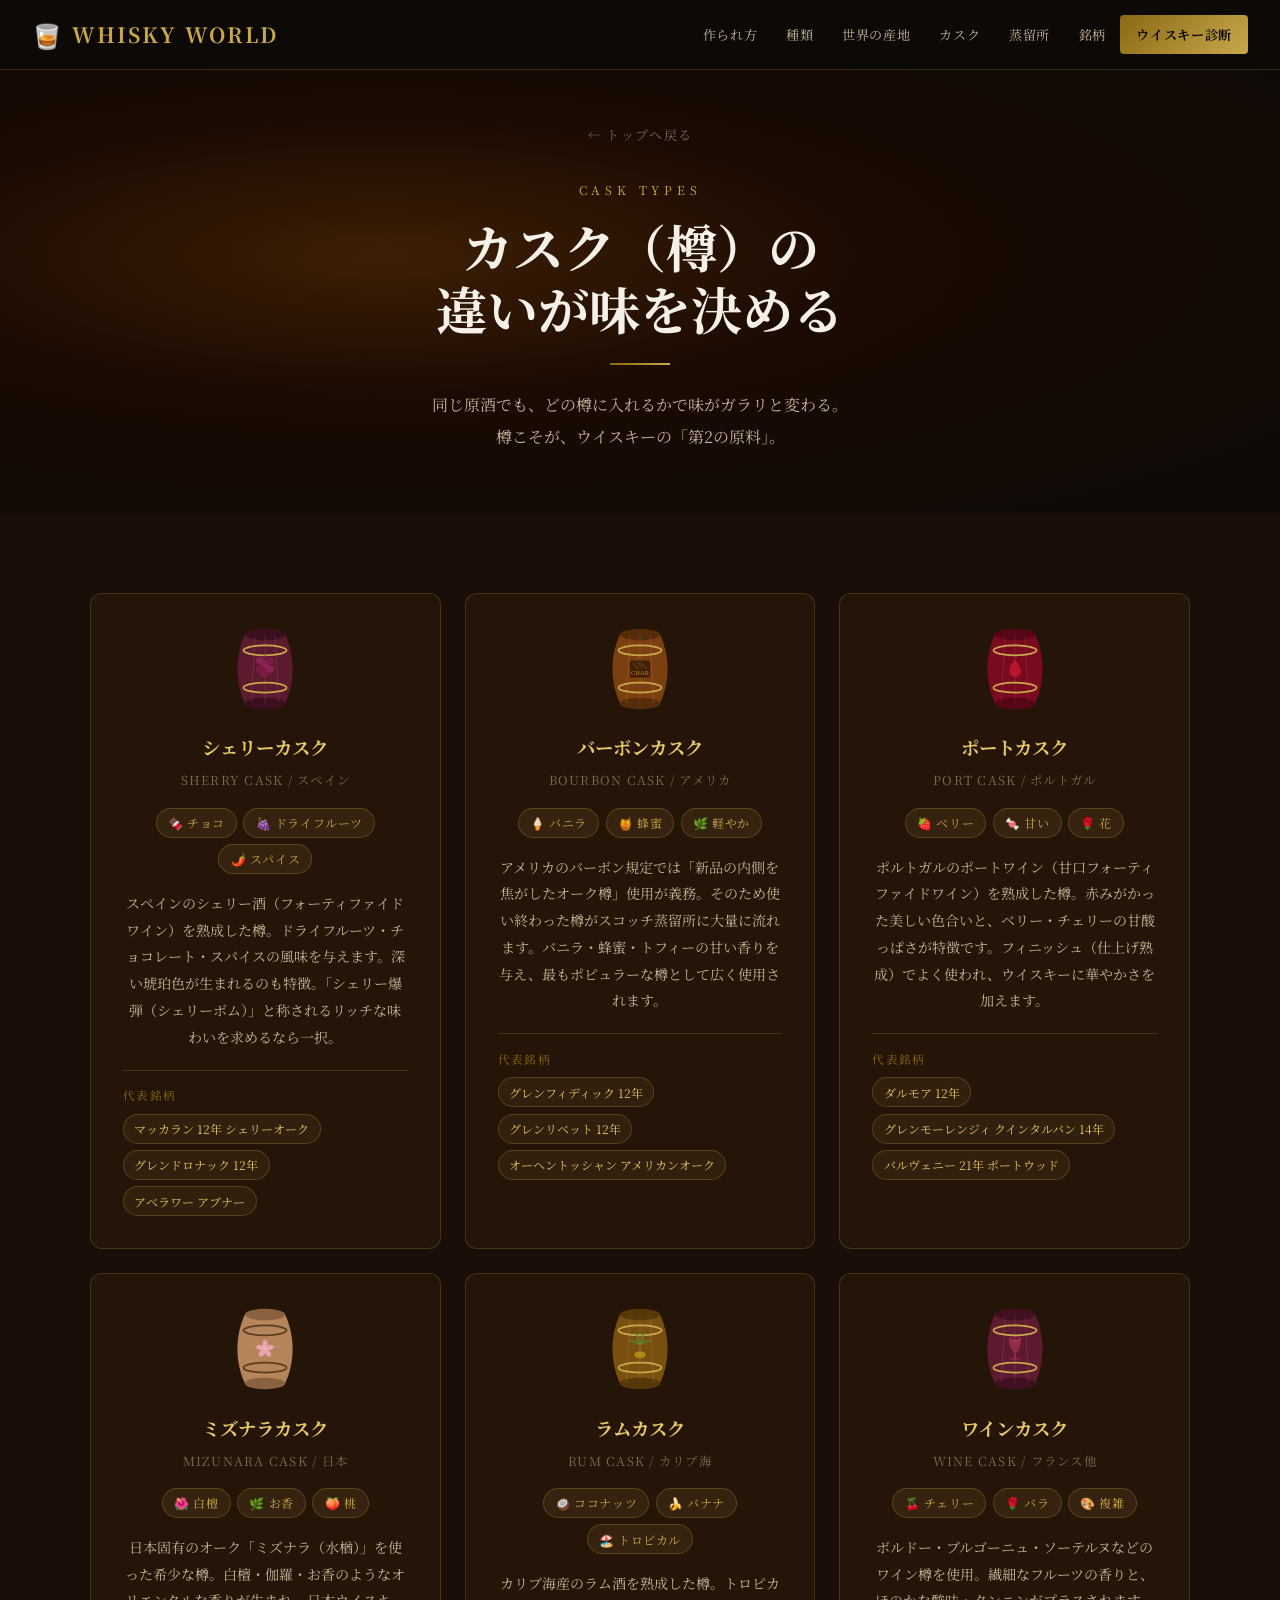
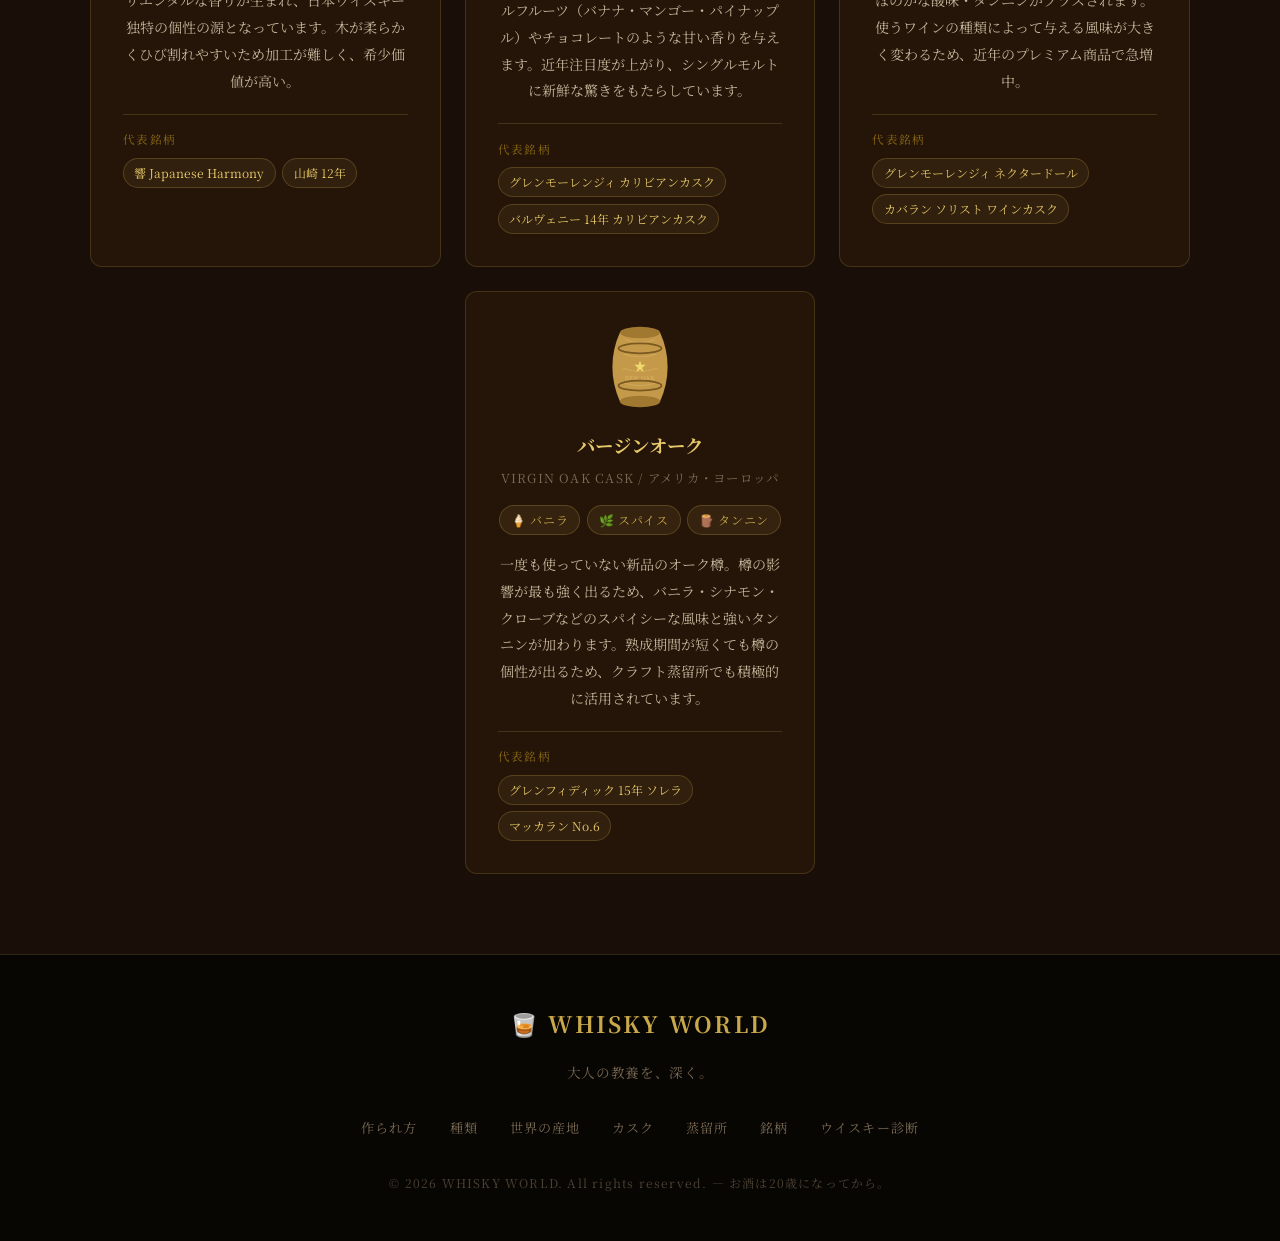
<file: cask.html>
<!DOCTYPE html>
<html lang="ja">
<head>
  <!-- Google tag (gtag.js) -->
  <script async src="https://www.googletagmanager.com/gtag/js?id=G-9E73X9Z9LC"></script>
  <script>
    window.dataLayer = window.dataLayer || [];
    function gtag(){dataLayer.push(arguments);}
    gtag('js', new Date());
    gtag('config', 'G-9E73X9Z9LC');
  </script>
  <meta charset="UTF-8">
  <meta name="viewport" content="width=device-width, initial-scale=1.0">
  <title>カスク（樽）の違い — WHISKY WORLD</title>
  <meta name="description" content="シェリー・バーボン・ポート・ミズナラ…樽の種類がウイスキーの味をどう変えるか。樽こそがウイスキーの第2の原料。">
  <meta property="og:type" content="article">
  <meta property="og:title" content="カスク（樽）の違い — WHISKY WORLD">
  <meta property="og:description" content="シェリー・バーボン・ポート・ミズナラ…樽の種類がウイスキーの味をどう変えるか徹底解説。">
  <meta property="og:url" content="https://life-of-duck.github.io/whisky-world/cask.html">
  <meta property="og:image" content="https://life-of-duck.github.io/whisky-world/og-image.jpg">
  <meta property="og:site_name" content="WHISKY WORLD">
  <meta name="twitter:card" content="summary_large_image">
  <meta name="twitter:image" content="https://life-of-duck.github.io/whisky-world/og-image.jpg">
  <link rel="canonical" href="https://life-of-duck.github.io/whisky-world/cask.html">
  <link rel="preconnect" href="https://fonts.googleapis.com">
  <link rel="preconnect" href="https://fonts.gstatic.com" crossorigin>
  <link href="https://fonts.googleapis.com/css2?family=Noto+Serif+JP:wght@400;700&display=swap" rel="stylesheet">
  <link rel="stylesheet" href="style.css">
</head>
<body>

  <nav>
    <a href="index.html" class="nav-logo"><span>🥃</span> WHISKY WORLD</a>
        <ul class="nav-links" id="navLinks">
      <li><a href="making.html">作られ方</a></li>
      <li><a href="types.html">種類</a></li>
      <li><a href="world.html">世界の産地</a></li>
      <li><a href="cask.html">カスク</a></li>
      <li><a href="distilleries.html">蒸留所</a></li>
      <li><a href="brands.html">銘柄</a></li>
      <li><a href="index.html#diagnosis" class="nav-diagnosis">ウイスキー診断</a></li>
    </ul>
    <div class="hamburger" id="hamburger">
      <span></span><span></span><span></span>
    </div>
  </nav>

  <div class="detail-hero">
    <div class="detail-hero-inner">
      <a href="index.html" class="detail-back">← トップへ戻る</a>
      <span class="detail-eyebrow">Cask Types</span>
      <h1 class="detail-title">カスク（樽）の<br>違いが味を決める</h1>
      <div class="divider"></div>
      <p class="detail-desc">
        同じ原酒でも、どの樽に入れるかで味がガラリと変わる。<br>
        樽こそが、ウイスキーの「第2の原料」。
      </p>
    </div>
  </div>

  <div class="detail-content">
    <div class="detail-content-inner">
      <div class="cask-grid">

        <!-- シェリーカスク -->
        <div class="cask-card">
          <div class="cask-icon">
            <svg viewBox="0 0 100 120" width="72" height="86" aria-hidden="true">
              <path d="M22,12 C8,42 8,78 22,108 L78,108 C92,78 92,42 78,12 Z" fill="#5C1A2E"/>
              <ellipse cx="50" cy="12" rx="28" ry="8" fill="#3D0F1E"/>
              <ellipse cx="50" cy="108" rx="28" ry="8" fill="#3D0F1E"/>
              <line x1="36" y1="14" x2="31" y2="106" stroke="#fff" stroke-width="1" opacity="0.12"/>
              <line x1="50" y1="12" x2="50" y2="108" stroke="#fff" stroke-width="1" opacity="0.12"/>
              <line x1="64" y1="14" x2="69" y2="106" stroke="#fff" stroke-width="1" opacity="0.12"/>
              <ellipse cx="50" cy="34" rx="30" ry="7" fill="none" stroke="#c9a84c" stroke-width="2.5"/>
              <ellipse cx="50" cy="86" rx="30" ry="7" fill="none" stroke="#c9a84c" stroke-width="2.5"/>
              <!-- grape cluster -->
              <circle cx="50" cy="54" r="5.5" fill="#8B2252"/>
              <circle cx="43" cy="60" r="5.5" fill="#7A1B47"/>
              <circle cx="57" cy="60" r="5.5" fill="#8B2252"/>
              <circle cx="50" cy="66" r="5.5" fill="#7A1B47"/>
              <circle cx="43" cy="48" r="5.5" fill="#8B2252"/>
              <circle cx="57" cy="48" r="5.5" fill="#7A1B47"/>
              <line x1="50" y1="41" x2="50" y2="44" stroke="#6B3020" stroke-width="2"/>
            </svg>
          </div>
          <h3 class="cask-name">シェリーカスク</h3>
          <p class="cask-origin">SHERRY CASK / スペイン</p>
          <div class="cask-flavor">
            <span class="tag">🍫 チョコ</span>
            <span class="tag">🍇 ドライフルーツ</span>
            <span class="tag">🌶️ スパイス</span>
          </div>
          <p class="cask-desc">
            スペインのシェリー酒（フォーティファイドワイン）を熟成した樽。ドライフルーツ・チョコレート・スパイスの風味を与えます。深い琥珀色が生まれるのも特徴。「シェリー爆弾（シェリーボム）」と称されるリッチな味わいを求めるなら一択。
          </p>
          <div class="cask-brands">
            <span class="cask-brands-label">代表銘柄</span>
            <div class="cask-brands-list">
              <span class="brand-chip">マッカラン 12年 シェリーオーク</span>
              <span class="brand-chip">グレンドロナック 12年</span>
              <span class="brand-chip">アベラワー アブナー</span>
            </div>
          </div>
        </div>

        <!-- バーボンカスク -->
        <div class="cask-card">
          <div class="cask-icon">
            <svg viewBox="0 0 100 120" width="72" height="86" aria-hidden="true">
              <path d="M22,12 C8,42 8,78 22,108 L78,108 C92,78 92,42 78,12 Z" fill="#7B3F10"/>
              <ellipse cx="50" cy="12" rx="28" ry="8" fill="#572C0A"/>
              <ellipse cx="50" cy="108" rx="28" ry="8" fill="#572C0A"/>
              <line x1="36" y1="14" x2="31" y2="106" stroke="#fff" stroke-width="1" opacity="0.12"/>
              <line x1="50" y1="12" x2="50" y2="108" stroke="#fff" stroke-width="1" opacity="0.12"/>
              <line x1="64" y1="14" x2="69" y2="106" stroke="#fff" stroke-width="1" opacity="0.12"/>
              <ellipse cx="50" cy="34" rx="30" ry="7" fill="none" stroke="#c9a84c" stroke-width="2.5"/>
              <ellipse cx="50" cy="86" rx="30" ry="7" fill="none" stroke="#c9a84c" stroke-width="2.5"/>
              <!-- char marks -->
              <rect x="36" y="48" width="28" height="24" rx="3" fill="#2A1205" opacity="0.7"/>
              <line x1="40" y1="52" x2="48" y2="60" stroke="#c9a84c" stroke-width="1" opacity="0.5"/>
              <line x1="46" y1="50" x2="54" y2="58" stroke="#c9a84c" stroke-width="1" opacity="0.5"/>
              <line x1="52" y1="52" x2="60" y2="60" stroke="#c9a84c" stroke-width="1" opacity="0.5"/>
              <text x="50" y="68" text-anchor="middle" font-size="9" fill="#DAA520" opacity="0.8" font-family="serif">CHAR</text>
            </svg>
          </div>
          <h3 class="cask-name">バーボンカスク</h3>
          <p class="cask-origin">BOURBON CASK / アメリカ</p>
          <div class="cask-flavor">
            <span class="tag">🍦 バニラ</span>
            <span class="tag">🍯 蜂蜜</span>
            <span class="tag">🌿 軽やか</span>
          </div>
          <p class="cask-desc">
            アメリカのバーボン規定では「新品の内側を焦がしたオーク樽」使用が義務。そのため使い終わった樽がスコッチ蒸留所に大量に流れます。バニラ・蜂蜜・トフィーの甘い香りを与え、最もポピュラーな樽として広く使用されます。
          </p>
          <div class="cask-brands">
            <span class="cask-brands-label">代表銘柄</span>
            <div class="cask-brands-list">
              <span class="brand-chip">グレンフィディック 12年</span>
              <span class="brand-chip">グレンリベット 12年</span>
              <span class="brand-chip">オーヘントッシャン アメリカンオーク</span>
            </div>
          </div>
        </div>

        <!-- ポートカスク -->
        <div class="cask-card">
          <div class="cask-icon">
            <svg viewBox="0 0 100 120" width="72" height="86" aria-hidden="true">
              <path d="M22,12 C8,42 8,78 22,108 L78,108 C92,78 92,42 78,12 Z" fill="#7A0A1E"/>
              <ellipse cx="50" cy="12" rx="28" ry="8" fill="#560616"/>
              <ellipse cx="50" cy="108" rx="28" ry="8" fill="#560616"/>
              <line x1="36" y1="14" x2="31" y2="106" stroke="#fff" stroke-width="1" opacity="0.12"/>
              <line x1="50" y1="12" x2="50" y2="108" stroke="#fff" stroke-width="1" opacity="0.12"/>
              <line x1="64" y1="14" x2="69" y2="106" stroke="#fff" stroke-width="1" opacity="0.12"/>
              <ellipse cx="50" cy="34" rx="30" ry="7" fill="none" stroke="#c9a84c" stroke-width="2.5"/>
              <ellipse cx="50" cy="86" rx="30" ry="7" fill="none" stroke="#c9a84c" stroke-width="2.5"/>
              <!-- wine drop -->
              <path d="M50,46 C50,46 42,56 42,63 C42,67.4 45.6,71 50,71 C54.4,71 58,67.4 58,63 C58,56 50,46 50,46 Z" fill="#C0192E" opacity="0.85"/>
            </svg>
          </div>
          <h3 class="cask-name">ポートカスク</h3>
          <p class="cask-origin">PORT CASK / ポルトガル</p>
          <div class="cask-flavor">
            <span class="tag">🍓 ベリー</span>
            <span class="tag">🍬 甘い</span>
            <span class="tag">🌹 花</span>
          </div>
          <p class="cask-desc">
            ポルトガルのポートワイン（甘口フォーティファイドワイン）を熟成した樽。赤みがかった美しい色合いと、ベリー・チェリーの甘酸っぱさが特徴です。フィニッシュ（仕上げ熟成）でよく使われ、ウイスキーに華やかさを加えます。
          </p>
          <div class="cask-brands">
            <span class="cask-brands-label">代表銘柄</span>
            <div class="cask-brands-list">
              <span class="brand-chip">ダルモア 12年</span>
              <span class="brand-chip">グレンモーレンジィ クインタルバン 14年</span>
              <span class="brand-chip">バルヴェニー 21年 ポートウッド</span>
            </div>
          </div>
        </div>

        <!-- ミズナラカスク -->
        <div class="cask-card">
          <div class="cask-icon">
            <svg viewBox="0 0 100 120" width="72" height="86" aria-hidden="true">
              <path d="M22,12 C8,42 8,78 22,108 L78,108 C92,78 92,42 78,12 Z" fill="#B5845A"/>
              <ellipse cx="50" cy="12" rx="28" ry="8" fill="#8B6240"/>
              <ellipse cx="50" cy="108" rx="28" ry="8" fill="#8B6240"/>
              <!-- wood grain -->
              <path d="M32,20 Q50,28 68,20" fill="none" stroke="#D4AA78" stroke-width="1" opacity="0.4"/>
              <path d="M28,35 Q50,44 72,35" fill="none" stroke="#D4AA78" stroke-width="1" opacity="0.4"/>
              <path d="M26,55 Q50,64 74,55" fill="none" stroke="#D4AA78" stroke-width="1" opacity="0.4"/>
              <path d="M27,75 Q50,84 73,75" fill="none" stroke="#D4AA78" stroke-width="1" opacity="0.4"/>
              <path d="M30,92 Q50,100 70,92" fill="none" stroke="#D4AA78" stroke-width="1" opacity="0.4"/>
              <ellipse cx="50" cy="34" rx="30" ry="7" fill="none" stroke="#5C3D20" stroke-width="2.5"/>
              <ellipse cx="50" cy="86" rx="30" ry="7" fill="none" stroke="#5C3D20" stroke-width="2.5"/>
              <!-- sakura -->
              <g transform="translate(50,60)" opacity="0.85">
                <ellipse cx="0" cy="-7" rx="3.5" ry="5.5" fill="#F4AABE" transform="rotate(0)"/>
                <ellipse cx="0" cy="-7" rx="3.5" ry="5.5" fill="#F4AABE" transform="rotate(72)"/>
                <ellipse cx="0" cy="-7" rx="3.5" ry="5.5" fill="#F4AABE" transform="rotate(144)"/>
                <ellipse cx="0" cy="-7" rx="3.5" ry="5.5" fill="#F4AABE" transform="rotate(216)"/>
                <ellipse cx="0" cy="-7" rx="3.5" ry="5.5" fill="#F4AABE" transform="rotate(288)"/>
                <circle cx="0" cy="0" r="2.5" fill="#F7C5D0"/>
              </g>
            </svg>
          </div>
          <h3 class="cask-name">ミズナラカスク</h3>
          <p class="cask-origin">MIZUNARA CASK / 日本</p>
          <div class="cask-flavor">
            <span class="tag">🌺 白檀</span>
            <span class="tag">🌿 お香</span>
            <span class="tag">🍑 桃</span>
          </div>
          <p class="cask-desc">
            日本固有のオーク「ミズナラ（水楢）」を使った希少な樽。白檀・伽羅・お香のようなオリエンタルな香りが生まれ、日本ウイスキー独特の個性の源となっています。木が柔らかくひび割れやすいため加工が難しく、希少価値が高い。
          </p>
          <div class="cask-brands">
            <span class="cask-brands-label">代表銘柄</span>
            <div class="cask-brands-list">
              <span class="brand-chip">響 Japanese Harmony</span>
              <span class="brand-chip">山崎 12年</span>
            </div>
          </div>
        </div>

        <!-- ラムカスク -->
        <div class="cask-card">
          <div class="cask-icon">
            <svg viewBox="0 0 100 120" width="72" height="86" aria-hidden="true">
              <path d="M22,12 C8,42 8,78 22,108 L78,108 C92,78 92,42 78,12 Z" fill="#7A5010"/>
              <ellipse cx="50" cy="12" rx="28" ry="8" fill="#573808"/>
              <ellipse cx="50" cy="108" rx="28" ry="8" fill="#573808"/>
              <line x1="36" y1="14" x2="31" y2="106" stroke="#fff" stroke-width="1" opacity="0.12"/>
              <line x1="50" y1="12" x2="50" y2="108" stroke="#fff" stroke-width="1" opacity="0.12"/>
              <line x1="64" y1="14" x2="69" y2="106" stroke="#fff" stroke-width="1" opacity="0.12"/>
              <ellipse cx="50" cy="34" rx="30" ry="7" fill="none" stroke="#c9a84c" stroke-width="2.5"/>
              <ellipse cx="50" cy="86" rx="30" ry="7" fill="none" stroke="#c9a84c" stroke-width="2.5"/>
              <!-- coconut palm -->
              <line x1="50" y1="72" x2="50" y2="50" stroke="#8B6914" stroke-width="2"/>
              <ellipse cx="50" cy="68" rx="8" ry="5" fill="#C8A020" opacity="0.7"/>
              <path d="M50,54 Q38,46 34,50" fill="none" stroke="#5A8A30" stroke-width="2"/>
              <path d="M50,54 Q62,46 66,50" fill="none" stroke="#5A8A30" stroke-width="2"/>
              <path d="M50,54 Q44,42 46,38" fill="none" stroke="#5A8A30" stroke-width="2"/>
              <path d="M50,54 Q56,42 54,38" fill="none" stroke="#5A8A30" stroke-width="2"/>
            </svg>
          </div>
          <h3 class="cask-name">ラムカスク</h3>
          <p class="cask-origin">RUM CASK / カリブ海</p>
          <div class="cask-flavor">
            <span class="tag">🥥 ココナッツ</span>
            <span class="tag">🍌 バナナ</span>
            <span class="tag">🏖️ トロピカル</span>
          </div>
          <p class="cask-desc">
            カリブ海産のラム酒を熟成した樽。トロピカルフルーツ（バナナ・マンゴー・パイナップル）やチョコレートのような甘い香りを与えます。近年注目度が上がり、シングルモルトに新鮮な驚きをもたらしています。
          </p>
          <div class="cask-brands">
            <span class="cask-brands-label">代表銘柄</span>
            <div class="cask-brands-list">
              <span class="brand-chip">グレンモーレンジィ カリビアンカスク</span>
              <span class="brand-chip">バルヴェニー 14年 カリビアンカスク</span>
            </div>
          </div>
        </div>

        <!-- ワインカスク -->
        <div class="cask-card">
          <div class="cask-icon">
            <svg viewBox="0 0 100 120" width="72" height="86" aria-hidden="true">
              <path d="M22,12 C8,42 8,78 22,108 L78,108 C92,78 92,42 78,12 Z" fill="#5E1A30"/>
              <ellipse cx="50" cy="12" rx="28" ry="8" fill="#420F20"/>
              <ellipse cx="50" cy="108" rx="28" ry="8" fill="#420F20"/>
              <line x1="36" y1="14" x2="31" y2="106" stroke="#fff" stroke-width="1" opacity="0.12"/>
              <line x1="50" y1="12" x2="50" y2="108" stroke="#fff" stroke-width="1" opacity="0.12"/>
              <line x1="64" y1="14" x2="69" y2="106" stroke="#fff" stroke-width="1" opacity="0.12"/>
              <ellipse cx="50" cy="34" rx="30" ry="7" fill="none" stroke="#c9a84c" stroke-width="2.5"/>
              <ellipse cx="50" cy="86" rx="30" ry="7" fill="none" stroke="#c9a84c" stroke-width="2.5"/>
              <!-- wine glass silhouette -->
              <path d="M42,46 Q42,62 50,66 Q58,62 58,46 Z" fill="#A0304A" opacity="0.8"/>
              <line x1="50" y1="66" x2="50" y2="74" stroke="#A0304A" stroke-width="2" opacity="0.8"/>
              <line x1="44" y1="74" x2="56" y2="74" stroke="#A0304A" stroke-width="2" opacity="0.8"/>
              <ellipse cx="50" cy="46" rx="8" ry="3" fill="none" stroke="#C04060" stroke-width="1.5" opacity="0.6"/>
            </svg>
          </div>
          <h3 class="cask-name">ワインカスク</h3>
          <p class="cask-origin">WINE CASK / フランス他</p>
          <div class="cask-flavor">
            <span class="tag">🍒 チェリー</span>
            <span class="tag">🌹 バラ</span>
            <span class="tag">🎨 複雑</span>
          </div>
          <p class="cask-desc">
            ボルドー・ブルゴーニュ・ソーテルヌなどのワイン樽を使用。繊細なフルーツの香りと、ほのかな酸味・タンニンがプラスされます。使うワインの種類によって与える風味が大きく変わるため、近年のプレミアム商品で急増中。
          </p>
          <div class="cask-brands">
            <span class="cask-brands-label">代表銘柄</span>
            <div class="cask-brands-list">
              <span class="brand-chip">グレンモーレンジィ ネクタードール</span>
              <span class="brand-chip">カバラン ソリスト ワインカスク</span>
            </div>
          </div>
        </div>

        <!-- バージンオークカスク -->
        <div class="cask-card">
          <div class="cask-icon">
            <svg viewBox="0 0 100 120" width="72" height="86" aria-hidden="true">
              <path d="M22,12 C8,42 8,78 22,108 L78,108 C92,78 92,42 78,12 Z" fill="#C49A4A"/>
              <ellipse cx="50" cy="12" rx="28" ry="8" fill="#A07830"/>
              <ellipse cx="50" cy="108" rx="28" ry="8" fill="#A07830"/>
              <!-- fresh wood grain -->
              <path d="M30,22 Q50,30 70,22" fill="none" stroke="#E8C070" stroke-width="1" opacity="0.5"/>
              <path d="M27,42 Q50,50 73,42" fill="none" stroke="#E8C070" stroke-width="1" opacity="0.5"/>
              <path d="M26,62 Q50,70 74,62" fill="none" stroke="#E8C070" stroke-width="1" opacity="0.5"/>
              <path d="M27,82 Q50,90 73,82" fill="none" stroke="#E8C070" stroke-width="1" opacity="0.5"/>
              <ellipse cx="50" cy="34" rx="30" ry="7" fill="none" stroke="#7A5820" stroke-width="2.5"/>
              <ellipse cx="50" cy="86" rx="30" ry="7" fill="none" stroke="#7A5820" stroke-width="2.5"/>
              <!-- sparkle / NEW star -->
              <g transform="translate(50,60)" fill="#F5E070" opacity="0.9">
                <polygon points="0,-9 2,-3 8,-3 3,1 5,7 0,3 -5,7 -3,1 -8,-3 -2,-3" />
              </g>
              <text x="50" y="78" text-anchor="middle" font-size="7.5" fill="#E8C070" opacity="0.75" font-family="serif" letter-spacing="1">NEW OAK</text>
            </svg>
          </div>
          <h3 class="cask-name">バージンオーク</h3>
          <p class="cask-origin">VIRGIN OAK CASK / アメリカ・ヨーロッパ</p>
          <div class="cask-flavor">
            <span class="tag">🍦 バニラ</span>
            <span class="tag">🌿 スパイス</span>
            <span class="tag">🪵 タンニン</span>
          </div>
          <p class="cask-desc">
            一度も使っていない新品のオーク樽。樽の影響が最も強く出るため、バニラ・シナモン・クローブなどのスパイシーな風味と強いタンニンが加わります。熟成期間が短くても樽の個性が出るため、クラフト蒸留所でも積極的に活用されています。
          </p>
          <div class="cask-brands">
            <span class="cask-brands-label">代表銘柄</span>
            <div class="cask-brands-list">
              <span class="brand-chip">グレンフィディック 15年 ソレラ</span>
              <span class="brand-chip">マッカラン No.6</span>
            </div>
          </div>
        </div>

      </div>
    </div>
  </div>

  <footer>
    <div class="footer-logo">🥃 WHISKY WORLD</div>
    <p class="footer-desc">大人の教養を、深く。</p>
    <div class="footer-links">
      <a href="making.html">作られ方</a>
      <a href="types.html">種類</a>
      <a href="world.html">世界の産地</a>
      <a href="cask.html">カスク</a>
      <a href="distilleries.html">蒸留所</a>
      <a href="brands.html">銘柄</a>
      <a href="index.html#diagnosis">ウイスキー診断</a>
    </div>
    <p class="footer-copy">© 2026 WHISKY WORLD. All rights reserved. — お酒は20歳になってから。</p>
  </footer>

  <script>
    const hamburger = document.getElementById('hamburger');
    const navLinks = document.getElementById('navLinks');
    hamburger.addEventListener('click', () => navLinks.classList.toggle('open'));
    document.querySelectorAll('.nav-links a').forEach(a => a.addEventListener('click', () => navLinks.classList.remove('open')));

    const observer = new IntersectionObserver((entries) => {
      entries.forEach(entry => {
        if (entry.isIntersecting) {
          entry.target.style.opacity = '1';
          entry.target.style.transform = 'translateY(0)';
        }
      });
    }, { threshold: 0.1 });
    document.querySelectorAll('.cask-card').forEach(el => {
      el.style.opacity = '0';
      el.style.transform = 'translateY(20px)';
      el.style.transition = 'opacity 0.5s ease, transform 0.5s ease';
      observer.observe(el);
    });
  </script>
</body>
</html>
</file>
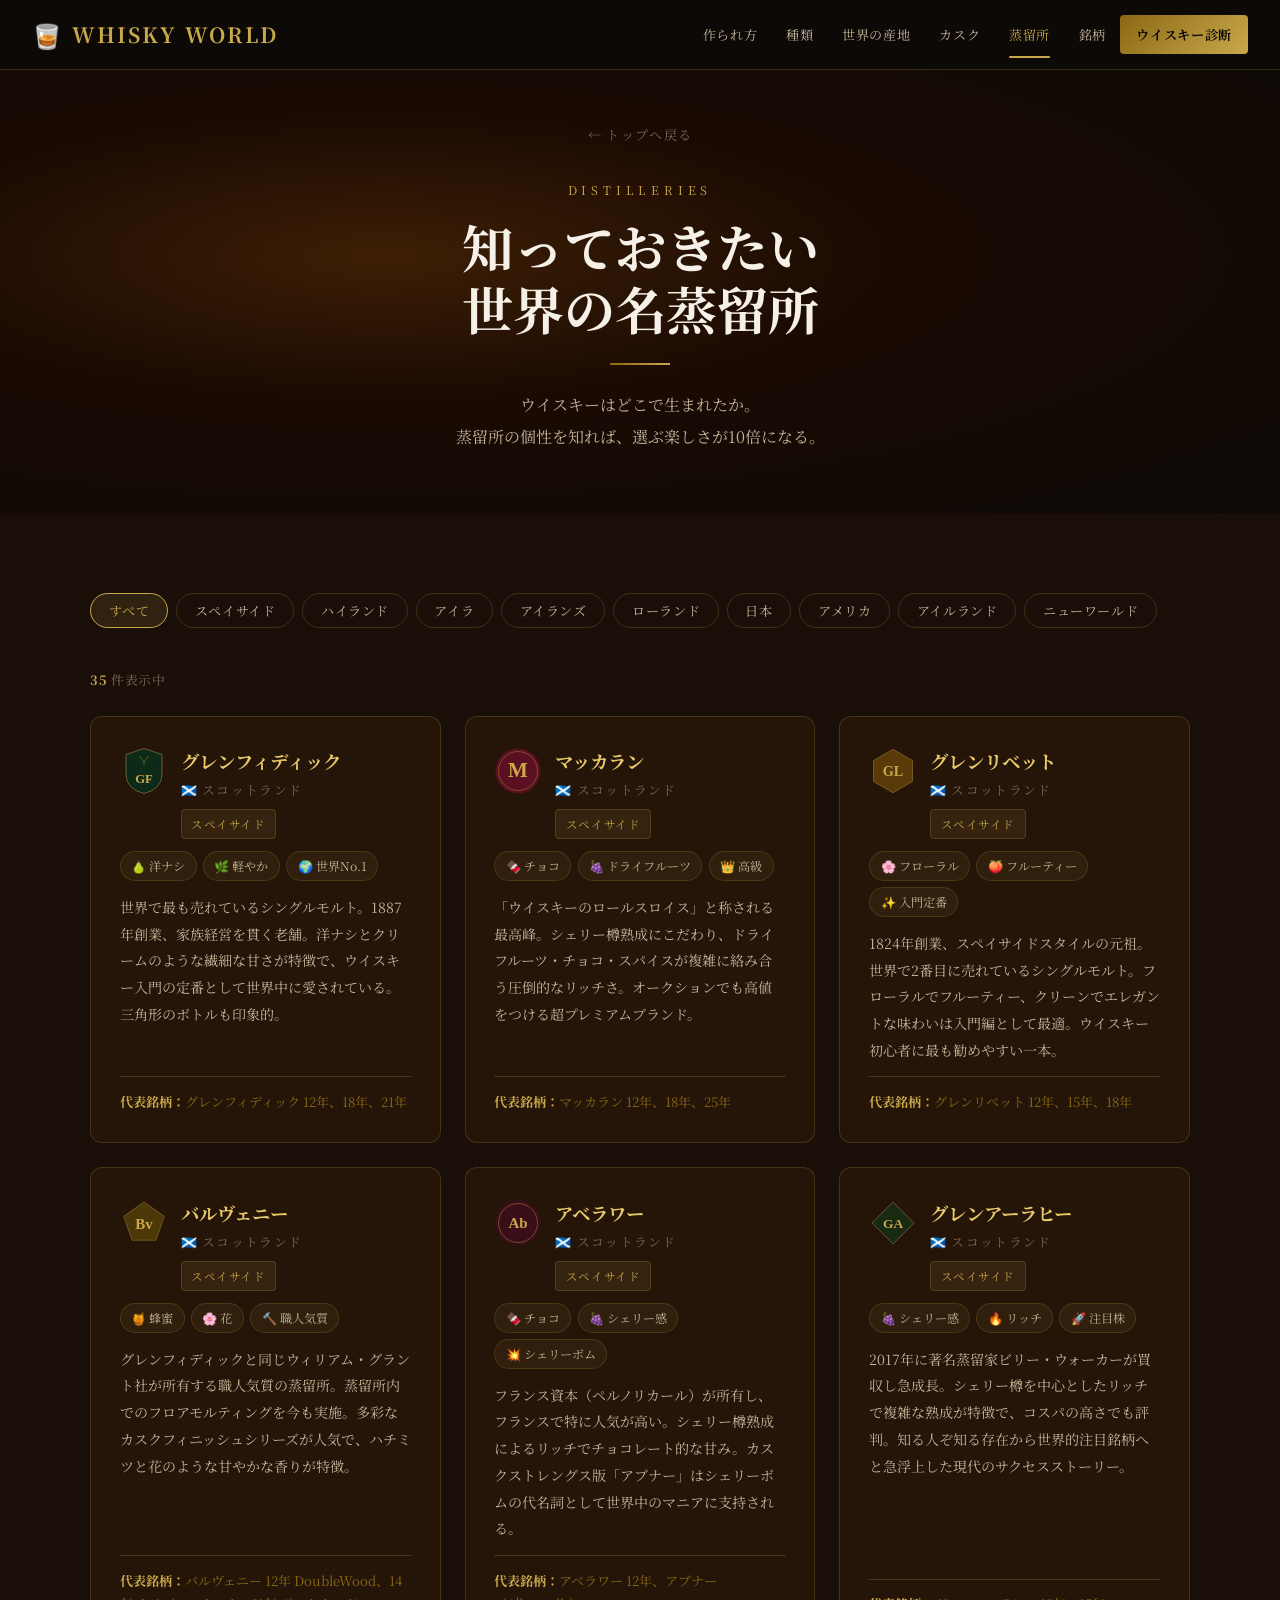
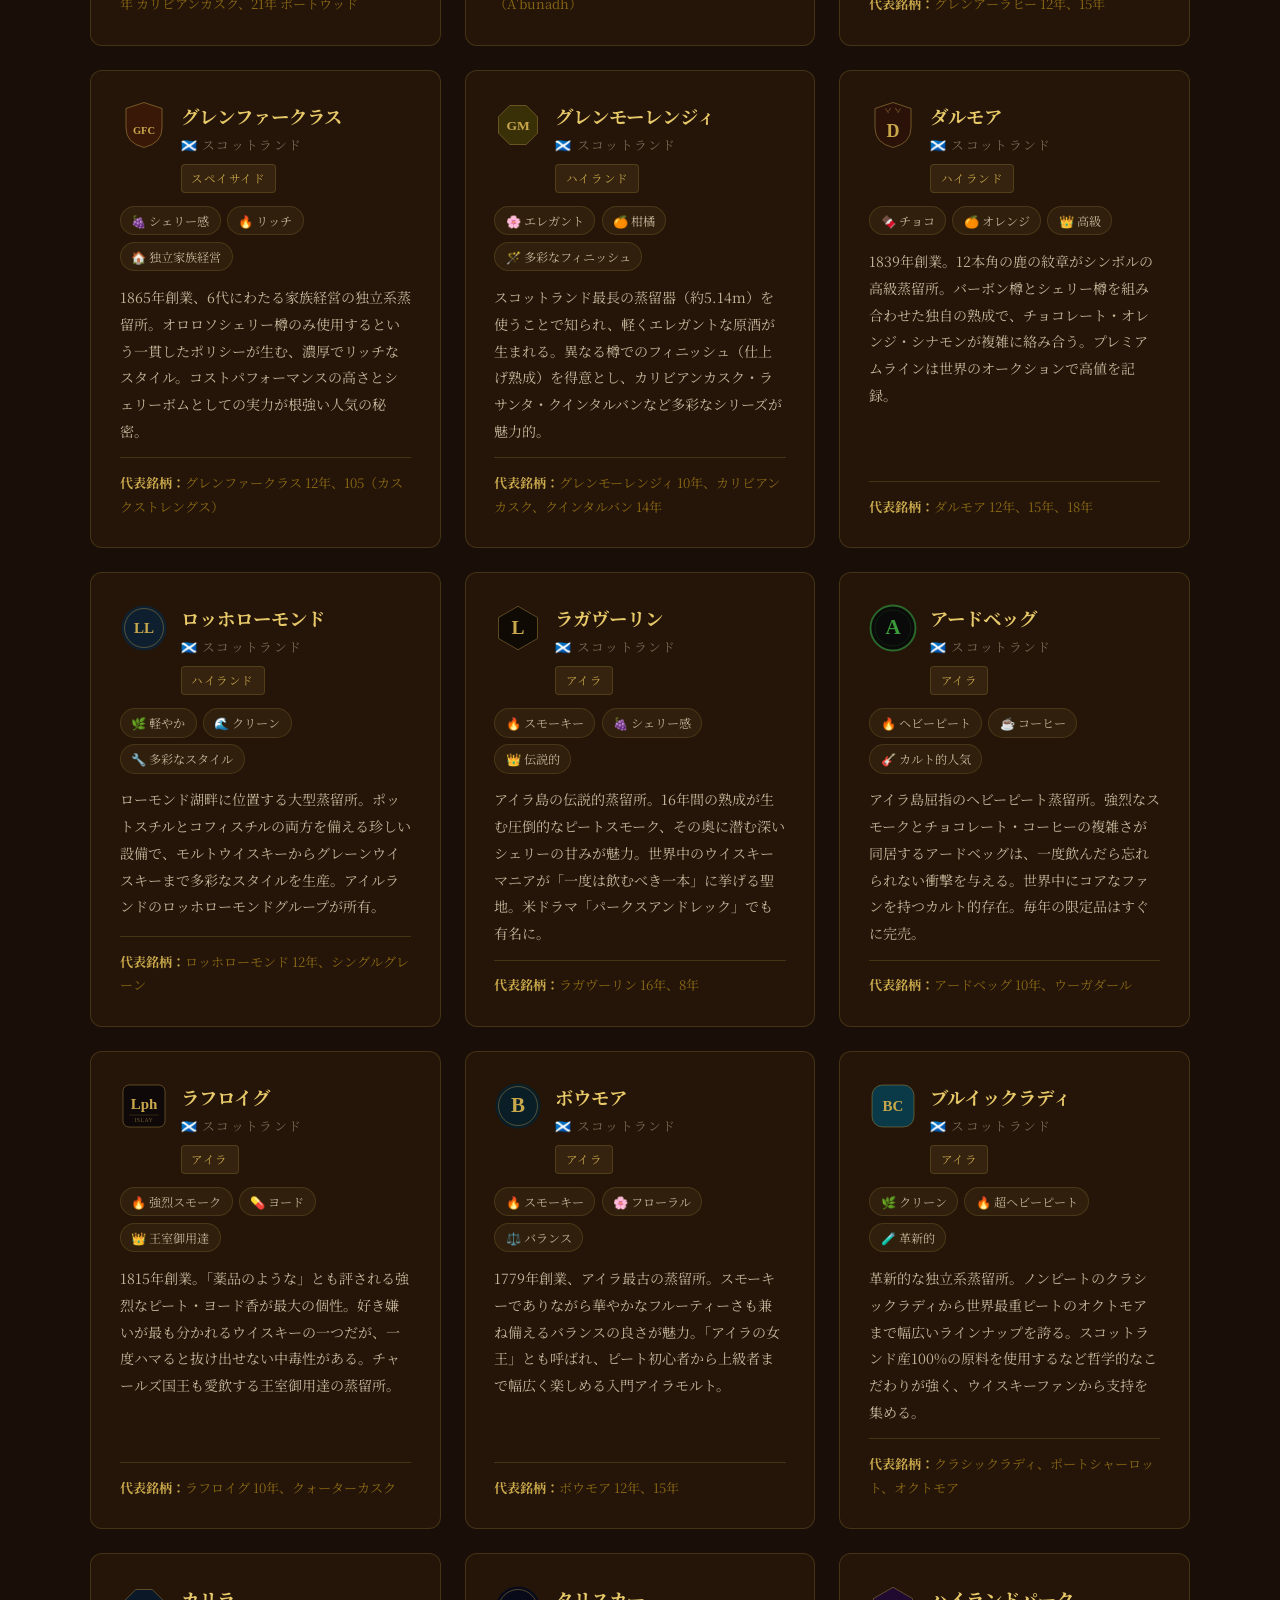
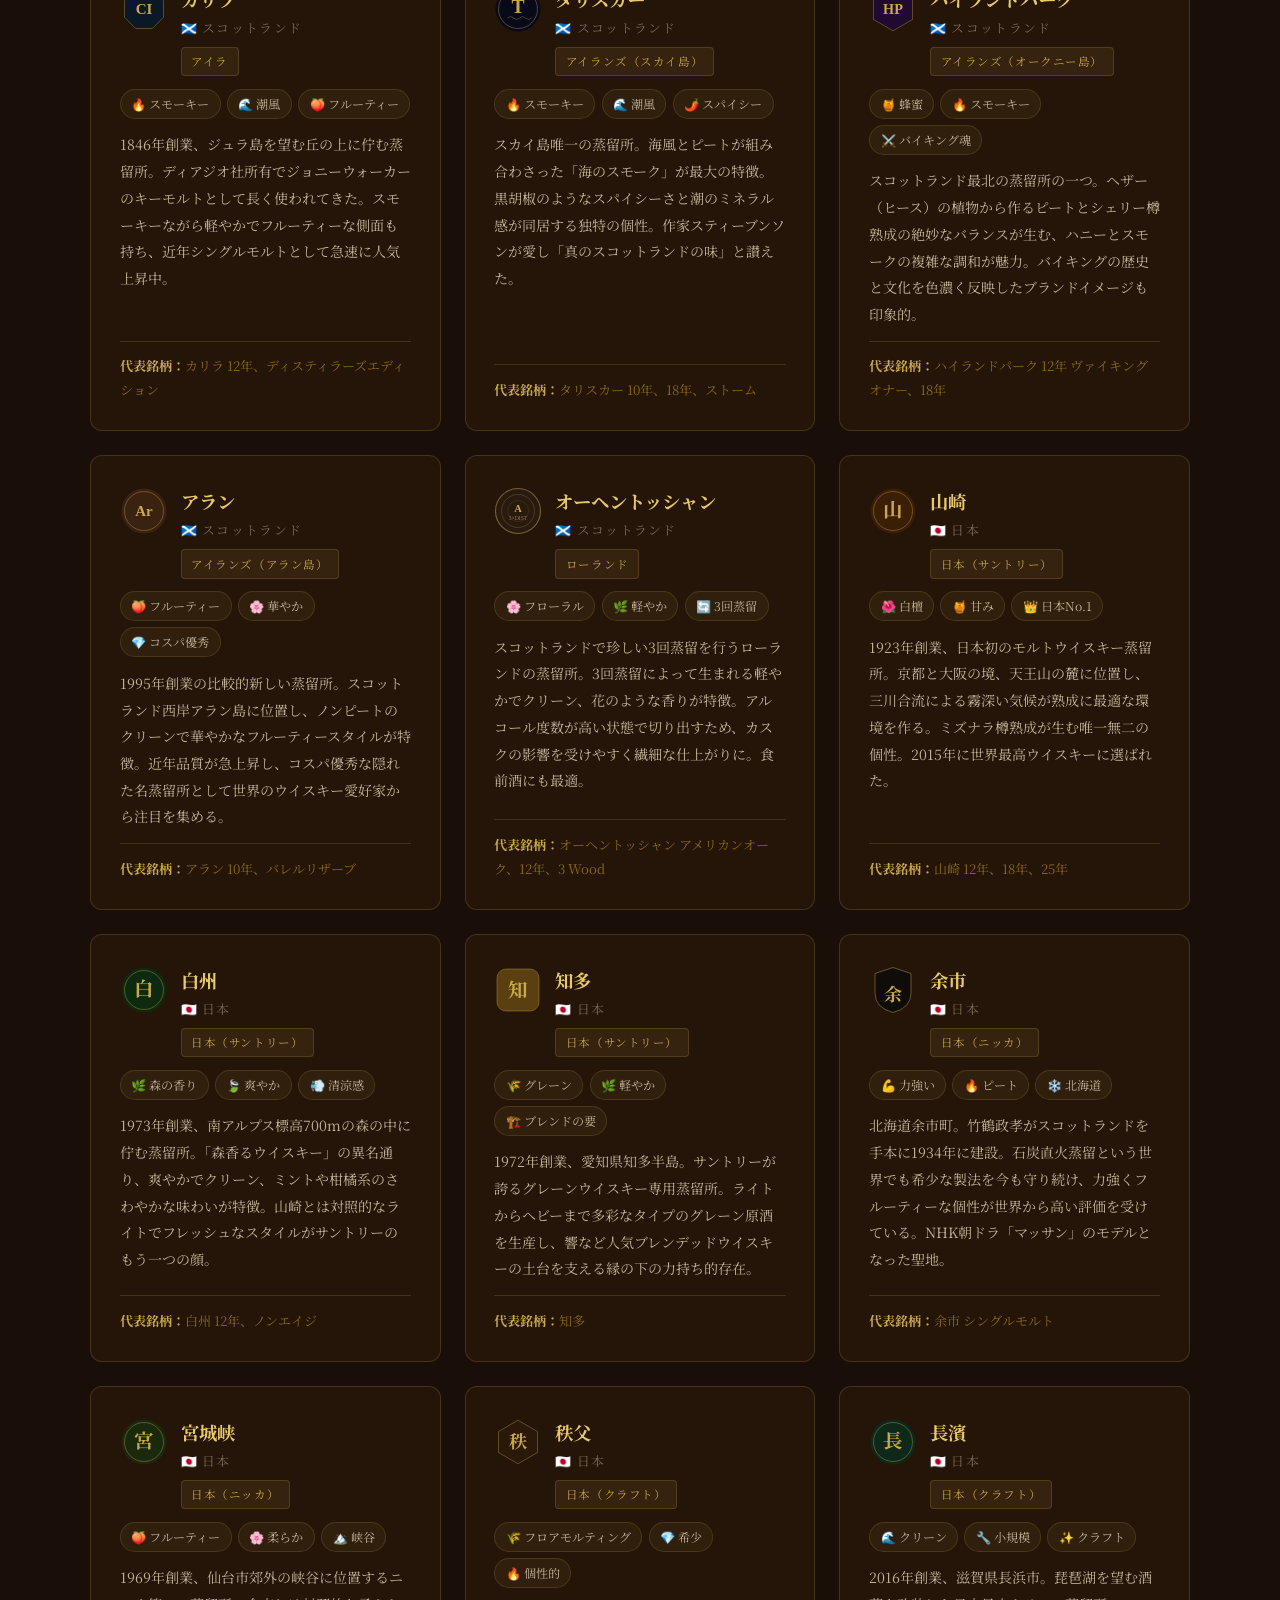
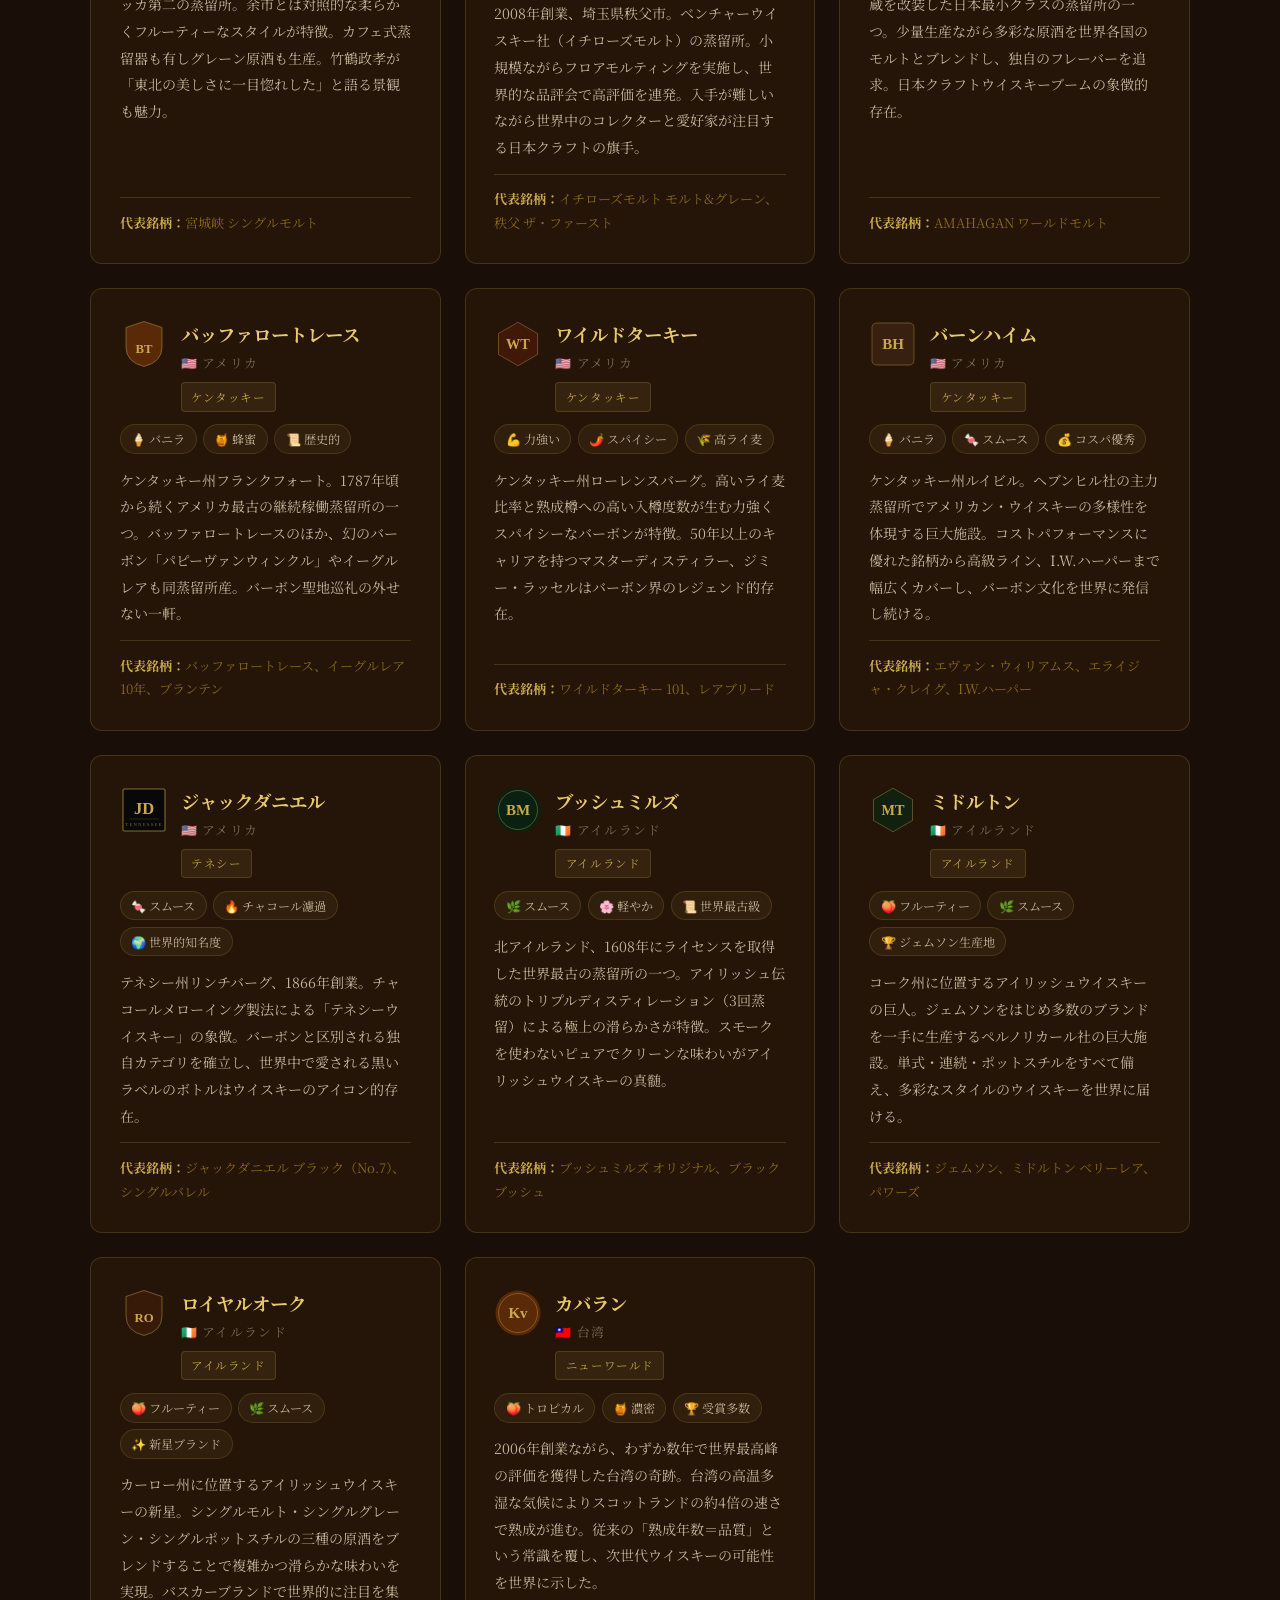
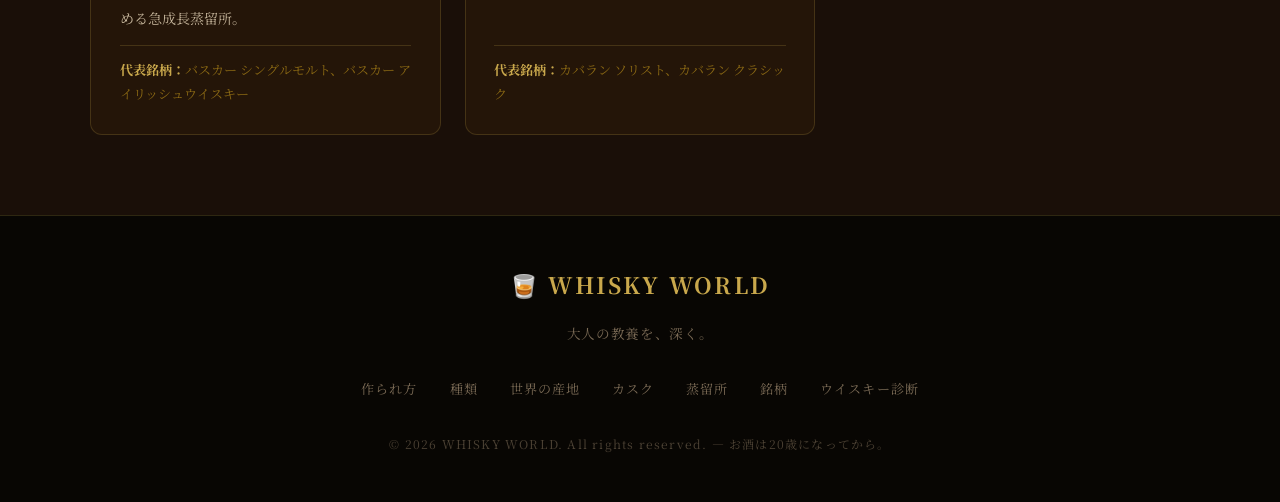
<file: distilleries.html>
<!DOCTYPE html>
<html lang="ja">
<head>
  <!-- Google tag (gtag.js) -->
  <script async src="https://www.googletagmanager.com/gtag/js?id=G-9E73X9Z9LC"></script>
  <script>
    window.dataLayer = window.dataLayer || [];
    function gtag(){dataLayer.push(arguments);}
    gtag('js', new Date());
    gtag('config', 'G-9E73X9Z9LC');
  </script>
  <meta charset="UTF-8">
  <meta name="viewport" content="width=device-width, initial-scale=1.0">
  <title>世界の蒸留所 — WHISKY WORLD</title>
  <meta name="description" content="マッカラン・山崎・ラガヴーリン…世界を代表する名蒸留所を徹底紹介。蒸留所の個性を知れば選ぶ楽しさが10倍に。">
  <meta property="og:type" content="article">
  <meta property="og:title" content="世界の蒸留所 — WHISKY WORLD">
  <meta property="og:description" content="マッカラン・山崎・ラガヴーリン…世界を代表する名蒸留所を徹底紹介。蒸留所の個性を知れば選ぶ楽しさが10倍に。">
  <meta property="og:url" content="https://life-of-duck.github.io/whisky-world/distilleries.html">
  <meta property="og:image" content="https://life-of-duck.github.io/whisky-world/og-image.jpg">
  <meta property="og:site_name" content="WHISKY WORLD">
  <meta name="twitter:card" content="summary_large_image">
  <meta name="twitter:image" content="https://life-of-duck.github.io/whisky-world/og-image.jpg">
  <link rel="canonical" href="https://life-of-duck.github.io/whisky-world/distilleries.html">
  <link rel="preconnect" href="https://fonts.googleapis.com">
  <link rel="preconnect" href="https://fonts.gstatic.com" crossorigin>
  <link href="https://fonts.googleapis.com/css2?family=Noto+Serif+JP:wght@400;700&display=swap" rel="stylesheet">
  <link rel="stylesheet" href="style.css">
</head>
<body>

  <nav>
    <a href="index.html" class="nav-logo"><span>🥃</span> WHISKY WORLD</a>
        <ul class="nav-links" id="navLinks">
      <li><a href="making.html">作られ方</a></li>
      <li><a href="types.html">種類</a></li>
      <li><a href="world.html">世界の産地</a></li>
      <li><a href="cask.html">カスク</a></li>
      <li><a href="distilleries.html">蒸留所</a></li>
      <li><a href="brands.html">銘柄</a></li>
      <li><a href="index.html#diagnosis" class="nav-diagnosis">ウイスキー診断</a></li>
    </ul>
    <div class="hamburger" id="hamburger">
      <span></span><span></span><span></span>
    </div>
  </nav>

  <div class="detail-hero">
    <div class="detail-hero-inner">
      <a href="index.html" class="detail-back">← トップへ戻る</a>
      <span class="detail-eyebrow">Distilleries</span>
      <h1 class="detail-title">知っておきたい<br>世界の名蒸留所</h1>
      <div class="divider"></div>
      <p class="detail-desc">
        ウイスキーはどこで生まれたか。<br>
        蒸留所の個性を知れば、選ぶ楽しさが10倍になる。
      </p>
    </div>
  </div>

  <div class="detail-content">
    <div class="detail-content-inner">

      <div class="distillery-filter">
        <button class="filter-btn active" data-filter="all">すべて</button>
        <button class="filter-btn" data-filter="speyside">スペイサイド</button>
        <button class="filter-btn" data-filter="highland">ハイランド</button>
        <button class="filter-btn" data-filter="islay">アイラ</button>
        <button class="filter-btn" data-filter="islands">アイランズ</button>
        <button class="filter-btn" data-filter="lowland">ローランド</button>
        <button class="filter-btn" data-filter="japan">日本</button>
        <button class="filter-btn" data-filter="america">アメリカ</button>
        <button class="filter-btn" data-filter="ireland">アイルランド</button>
        <button class="filter-btn" data-filter="newworld">ニューワールド</button>
      </div>

      <p class="distillery-count" id="distilleryCount"><span id="countNum">35</span> 件表示中</p>

      <div class="distillery-grid" id="distilleryGrid">

        <!-- ========== スペイサイド ========== -->
        <div class="distillery-card" data-region="speyside">
          <div class="distillery-header">
            <div>
              <div class="distillery-name">グレンフィディック</div>
              <div class="distillery-country">🏴󠁧󠁢󠁳󠁣󠁴󠁿 スコットランド</div>
            </div>
            <span class="distillery-region-badge">スペイサイド</span>
          </div>
          <p class="distillery-desc">世界で最も売れているシングルモルト。1887年創業、家族経営を貫く老舗。洋ナシとクリームのような繊細な甘さが特徴で、ウイスキー入門の定番として世界中に愛されている。三角形のボトルも印象的。</p>
          <p class="distillery-known"><strong>代表銘柄：</strong>グレンフィディック 12年、18年、21年</p>
        </div>

        <div class="distillery-card" data-region="speyside">
          <div class="distillery-header">
            <div>
              <div class="distillery-name">マッカラン</div>
              <div class="distillery-country">🏴󠁧󠁢󠁳󠁣󠁴󠁿 スコットランド</div>
            </div>
            <span class="distillery-region-badge">スペイサイド</span>
          </div>
          <p class="distillery-desc">「ウイスキーのロールスロイス」と称される最高峰。シェリー樽熟成にこだわり、ドライフルーツ・チョコ・スパイスが複雑に絡み合う圧倒的なリッチさ。オークションでも高値をつける超プレミアムブランド。</p>
          <p class="distillery-known"><strong>代表銘柄：</strong>マッカラン 12年、18年、25年</p>
        </div>

        <div class="distillery-card" data-region="speyside">
          <div class="distillery-header">
            <div>
              <div class="distillery-name">グレンリベット</div>
              <div class="distillery-country">🏴󠁧󠁢󠁳󠁣󠁴󠁿 スコットランド</div>
            </div>
            <span class="distillery-region-badge">スペイサイド</span>
          </div>
          <p class="distillery-desc">1824年創業、スペイサイドスタイルの元祖。世界で2番目に売れているシングルモルト。フローラルでフルーティー、クリーンでエレガントな味わいは入門編として最適。ウイスキー初心者に最も勧めやすい一本。</p>
          <p class="distillery-known"><strong>代表銘柄：</strong>グレンリベット 12年、15年、18年</p>
        </div>

        <div class="distillery-card" data-region="speyside">
          <div class="distillery-header">
            <div>
              <div class="distillery-name">バルヴェニー</div>
              <div class="distillery-country">🏴󠁧󠁢󠁳󠁣󠁴󠁿 スコットランド</div>
            </div>
            <span class="distillery-region-badge">スペイサイド</span>
          </div>
          <p class="distillery-desc">グレンフィディックと同じウィリアム・グラント社が所有する職人気質の蒸留所。蒸留所内でのフロアモルティングを今も実施。多彩なカスクフィニッシュシリーズが人気で、ハチミツと花のような甘やかな香りが特徴。</p>
          <p class="distillery-known"><strong>代表銘柄：</strong>バルヴェニー 12年 DoubleWood、14年 カリビアンカスク、21年 ポートウッド</p>
        </div>

        <div class="distillery-card" data-region="speyside">
          <div class="distillery-header">
            <div>
              <div class="distillery-name">アベラワー</div>
              <div class="distillery-country">🏴󠁧󠁢󠁳󠁣󠁴󠁿 スコットランド</div>
            </div>
            <span class="distillery-region-badge">スペイサイド</span>
          </div>
          <p class="distillery-desc">フランス資本（ペルノリカール）が所有し、フランスで特に人気が高い。シェリー樽熟成によるリッチでチョコレート的な甘み。カスクストレングス版「アブナー」はシェリーボムの代名詞として世界中のマニアに支持される。</p>
          <p class="distillery-known"><strong>代表銘柄：</strong>アベラワー 12年、アブナー（A'bunadh）</p>
        </div>

        <div class="distillery-card" data-region="speyside">
          <div class="distillery-header">
            <div>
              <div class="distillery-name">グレンアーラヒー</div>
              <div class="distillery-country">🏴󠁧󠁢󠁳󠁣󠁴󠁿 スコットランド</div>
            </div>
            <span class="distillery-region-badge">スペイサイド</span>
          </div>
          <p class="distillery-desc">2017年に著名蒸留家ビリー・ウォーカーが買収し急成長。シェリー樽を中心としたリッチで複雑な熟成が特徴で、コスパの高さでも評判。知る人ぞ知る存在から世界的注目銘柄へと急浮上した現代のサクセスストーリー。</p>
          <p class="distillery-known"><strong>代表銘柄：</strong>グレンアーラヒー 12年、15年</p>
        </div>

        <div class="distillery-card" data-region="speyside">
          <div class="distillery-header">
            <div>
              <div class="distillery-name">グレンファークラス</div>
              <div class="distillery-country">🏴󠁧󠁢󠁳󠁣󠁴󠁿 スコットランド</div>
            </div>
            <span class="distillery-region-badge">スペイサイド</span>
          </div>
          <p class="distillery-desc">1865年創業、6代にわたる家族経営の独立系蒸留所。オロロソシェリー樽のみ使用するという一貫したポリシーが生む、濃厚でリッチなスタイル。コストパフォーマンスの高さとシェリーボムとしての実力が根強い人気の秘密。</p>
          <p class="distillery-known"><strong>代表銘柄：</strong>グレンファークラス 12年、105（カスクストレングス）</p>
        </div>

        <!-- ========== ハイランド ========== -->
        <div class="distillery-card" data-region="highland">
          <div class="distillery-header">
            <div>
              <div class="distillery-name">グレンモーレンジィ</div>
              <div class="distillery-country">🏴󠁧󠁢󠁳󠁣󠁴󠁿 スコットランド</div>
            </div>
            <span class="distillery-region-badge">ハイランド</span>
          </div>
          <p class="distillery-desc">スコットランド最長の蒸留器（約5.14m）を使うことで知られ、軽くエレガントな原酒が生まれる。異なる樽でのフィニッシュ（仕上げ熟成）を得意とし、カリビアンカスク・ラサンタ・クインタルバンなど多彩なシリーズが魅力的。</p>
          <p class="distillery-known"><strong>代表銘柄：</strong>グレンモーレンジィ 10年、カリビアンカスク、クインタルバン 14年</p>
        </div>

        <div class="distillery-card" data-region="highland">
          <div class="distillery-header">
            <div>
              <div class="distillery-name">ダルモア</div>
              <div class="distillery-country">🏴󠁧󠁢󠁳󠁣󠁴󠁿 スコットランド</div>
            </div>
            <span class="distillery-region-badge">ハイランド</span>
          </div>
          <p class="distillery-desc">1839年創業。12本角の鹿の紋章がシンボルの高級蒸留所。バーボン樽とシェリー樽を組み合わせた独自の熟成で、チョコレート・オレンジ・シナモンが複雑に絡み合う。プレミアムラインは世界のオークションで高値を記録。</p>
          <p class="distillery-known"><strong>代表銘柄：</strong>ダルモア 12年、15年、18年</p>
        </div>

        <div class="distillery-card" data-region="highland">
          <div class="distillery-header">
            <div>
              <div class="distillery-name">ロッホローモンド</div>
              <div class="distillery-country">🏴󠁧󠁢󠁳󠁣󠁴󠁿 スコットランド</div>
            </div>
            <span class="distillery-region-badge">ハイランド</span>
          </div>
          <p class="distillery-desc">ローモンド湖畔に位置する大型蒸留所。ポットスチルとコフィスチルの両方を備える珍しい設備で、モルトウイスキーからグレーンウイスキーまで多彩なスタイルを生産。アイルランドのロッホローモンドグループが所有。</p>
          <p class="distillery-known"><strong>代表銘柄：</strong>ロッホローモンド 12年、シングルグレーン</p>
        </div>

        <!-- ========== アイラ ========== -->
        <div class="distillery-card" data-region="islay">
          <div class="distillery-header">
            <div>
              <div class="distillery-name">ラガヴーリン</div>
              <div class="distillery-country">🏴󠁧󠁢󠁳󠁣󠁴󠁿 スコットランド</div>
            </div>
            <span class="distillery-region-badge">アイラ</span>
          </div>
          <p class="distillery-desc">アイラ島の伝説的蒸留所。16年間の熟成が生む圧倒的なピートスモーク、その奥に潜む深いシェリーの甘みが魅力。世界中のウイスキーマニアが「一度は飲むべき一本」に挙げる聖地。米ドラマ「パークスアンドレック」でも有名に。</p>
          <p class="distillery-known"><strong>代表銘柄：</strong>ラガヴーリン 16年、8年</p>
        </div>

        <div class="distillery-card" data-region="islay">
          <div class="distillery-header">
            <div>
              <div class="distillery-name">アードベッグ</div>
              <div class="distillery-country">🏴󠁧󠁢󠁳󠁣󠁴󠁿 スコットランド</div>
            </div>
            <span class="distillery-region-badge">アイラ</span>
          </div>
          <p class="distillery-desc">アイラ島屈指のヘビーピート蒸留所。強烈なスモークとチョコレート・コーヒーの複雑さが同居するアードベッグは、一度飲んだら忘れられない衝撃を与える。世界中にコアなファンを持つカルト的存在。毎年の限定品はすぐに完売。</p>
          <p class="distillery-known"><strong>代表銘柄：</strong>アードベッグ 10年、ウーガダール</p>
        </div>

        <div class="distillery-card" data-region="islay">
          <div class="distillery-header">
            <div>
              <div class="distillery-name">ラフロイグ</div>
              <div class="distillery-country">🏴󠁧󠁢󠁳󠁣󠁴󠁿 スコットランド</div>
            </div>
            <span class="distillery-region-badge">アイラ</span>
          </div>
          <p class="distillery-desc">1815年創業。「薬品のような」とも評される強烈なピート・ヨード香が最大の個性。好き嫌いが最も分かれるウイスキーの一つだが、一度ハマると抜け出せない中毒性がある。チャールズ国王も愛飲する王室御用達の蒸留所。</p>
          <p class="distillery-known"><strong>代表銘柄：</strong>ラフロイグ 10年、クォーターカスク</p>
        </div>

        <div class="distillery-card" data-region="islay">
          <div class="distillery-header">
            <div>
              <div class="distillery-name">ボウモア</div>
              <div class="distillery-country">🏴󠁧󠁢󠁳󠁣󠁴󠁿 スコットランド</div>
            </div>
            <span class="distillery-region-badge">アイラ</span>
          </div>
          <p class="distillery-desc">1779年創業、アイラ最古の蒸留所。スモーキーでありながら華やかなフルーティーさも兼ね備えるバランスの良さが魅力。「アイラの女王」とも呼ばれ、ピート初心者から上級者まで幅広く楽しめる入門アイラモルト。</p>
          <p class="distillery-known"><strong>代表銘柄：</strong>ボウモア 12年、15年</p>
        </div>

        <div class="distillery-card" data-region="islay">
          <div class="distillery-header">
            <div>
              <div class="distillery-name">ブルイックラディ</div>
              <div class="distillery-country">🏴󠁧󠁢󠁳󠁣󠁴󠁿 スコットランド</div>
            </div>
            <span class="distillery-region-badge">アイラ</span>
          </div>
          <p class="distillery-desc">革新的な独立系蒸留所。ノンピートのクラシックラディから世界最重ピートのオクトモアまで幅広いラインナップを誇る。スコットランド産100%の原料を使用するなど哲学的なこだわりが強く、ウイスキーファンから支持を集める。</p>
          <p class="distillery-known"><strong>代表銘柄：</strong>クラシックラディ、ポートシャーロット、オクトモア</p>
        </div>

        <div class="distillery-card" data-region="islay">
          <div class="distillery-header">
            <div>
              <div class="distillery-name">カリラ</div>
              <div class="distillery-country">🏴󠁧󠁢󠁳󠁣󠁴󠁿 スコットランド</div>
            </div>
            <span class="distillery-region-badge">アイラ</span>
          </div>
          <p class="distillery-desc">1846年創業、ジュラ島を望む丘の上に佇む蒸留所。ディアジオ社所有でジョニーウォーカーのキーモルトとして長く使われてきた。スモーキーながら軽やかでフルーティーな側面も持ち、近年シングルモルトとして急速に人気上昇中。</p>
          <p class="distillery-known"><strong>代表銘柄：</strong>カリラ 12年、ディスティラーズエディション</p>
        </div>

        <!-- ========== アイランズ ========== -->
        <div class="distillery-card" data-region="islands">
          <div class="distillery-header">
            <div>
              <div class="distillery-name">タリスカー</div>
              <div class="distillery-country">🏴󠁧󠁢󠁳󠁣󠁴󠁿 スコットランド</div>
            </div>
            <span class="distillery-region-badge">アイランズ（スカイ島）</span>
          </div>
          <p class="distillery-desc">スカイ島唯一の蒸留所。海風とピートが組み合わさった「海のスモーク」が最大の特徴。黒胡椒のようなスパイシーさと潮のミネラル感が同居する独特の個性。作家スティーブンソンが愛し「真のスコットランドの味」と讃えた。</p>
          <p class="distillery-known"><strong>代表銘柄：</strong>タリスカー 10年、18年、ストーム</p>
        </div>

        <div class="distillery-card" data-region="islands">
          <div class="distillery-header">
            <div>
              <div class="distillery-name">ハイランドパーク</div>
              <div class="distillery-country">🏴󠁧󠁢󠁳󠁣󠁴󠁿 スコットランド</div>
            </div>
            <span class="distillery-region-badge">アイランズ（オークニー島）</span>
          </div>
          <p class="distillery-desc">スコットランド最北の蒸留所の一つ。ヘザー（ヒース）の植物から作るピートとシェリー樽熟成の絶妙なバランスが生む、ハニーとスモークの複雑な調和が魅力。バイキングの歴史と文化を色濃く反映したブランドイメージも印象的。</p>
          <p class="distillery-known"><strong>代表銘柄：</strong>ハイランドパーク 12年 ヴァイキングオナー、18年</p>
        </div>

        <div class="distillery-card" data-region="islands">
          <div class="distillery-header">
            <div>
              <div class="distillery-name">アラン</div>
              <div class="distillery-country">🏴󠁧󠁢󠁳󠁣󠁴󠁿 スコットランド</div>
            </div>
            <span class="distillery-region-badge">アイランズ（アラン島）</span>
          </div>
          <p class="distillery-desc">1995年創業の比較的新しい蒸留所。スコットランド西岸アラン島に位置し、ノンピートのクリーンで華やかなフルーティースタイルが特徴。近年品質が急上昇し、コスパ優秀な隠れた名蒸留所として世界のウイスキー愛好家から注目を集める。</p>
          <p class="distillery-known"><strong>代表銘柄：</strong>アラン 10年、バレルリザーブ</p>
        </div>

        <!-- ========== ローランド ========== -->
        <div class="distillery-card" data-region="lowland">
          <div class="distillery-header">
            <div>
              <div class="distillery-name">オーヘントッシャン</div>
              <div class="distillery-country">🏴󠁧󠁢󠁳󠁣󠁴󠁿 スコットランド</div>
            </div>
            <span class="distillery-region-badge">ローランド</span>
          </div>
          <p class="distillery-desc">スコットランドで珍しい3回蒸留を行うローランドの蒸留所。3回蒸留によって生まれる軽やかでクリーン、花のような香りが特徴。アルコール度数が高い状態で切り出すため、カスクの影響を受けやすく繊細な仕上がりに。食前酒にも最適。</p>
          <p class="distillery-known"><strong>代表銘柄：</strong>オーヘントッシャン アメリカンオーク、12年、3 Wood</p>
        </div>

        <!-- ========== 日本 ========== -->
        <div class="distillery-card" data-region="japan">
          <div class="distillery-header">
            <div>
              <div class="distillery-name">山崎</div>
              <div class="distillery-country">🇯🇵 日本</div>
            </div>
            <span class="distillery-region-badge">日本（サントリー）</span>
          </div>
          <p class="distillery-desc">1923年創業、日本初のモルトウイスキー蒸留所。京都と大阪の境、天王山の麓に位置し、三川合流による霧深い気候が熟成に最適な環境を作る。ミズナラ樽熟成が生む唯一無二の個性。2015年に世界最高ウイスキーに選ばれた。</p>
          <p class="distillery-known"><strong>代表銘柄：</strong>山崎 12年、18年、25年</p>
        </div>

        <div class="distillery-card" data-region="japan">
          <div class="distillery-header">
            <div>
              <div class="distillery-name">白州</div>
              <div class="distillery-country">🇯🇵 日本</div>
            </div>
            <span class="distillery-region-badge">日本（サントリー）</span>
          </div>
          <p class="distillery-desc">1973年創業、南アルプス標高700mの森の中に佇む蒸留所。「森香るウイスキー」の異名通り、爽やかでクリーン、ミントや柑橘系のさわやかな味わいが特徴。山崎とは対照的なライトでフレッシュなスタイルがサントリーのもう一つの顔。</p>
          <p class="distillery-known"><strong>代表銘柄：</strong>白州 12年、ノンエイジ</p>
        </div>

        <div class="distillery-card" data-region="japan">
          <div class="distillery-header">
            <div>
              <div class="distillery-name">知多</div>
              <div class="distillery-country">🇯🇵 日本</div>
            </div>
            <span class="distillery-region-badge">日本（サントリー）</span>
          </div>
          <p class="distillery-desc">1972年創業、愛知県知多半島。サントリーが誇るグレーンウイスキー専用蒸留所。ライトからヘビーまで多彩なタイプのグレーン原酒を生産し、響など人気ブレンデッドウイスキーの土台を支える縁の下の力持ち的存在。</p>
          <p class="distillery-known"><strong>代表銘柄：</strong>知多</p>
        </div>

        <div class="distillery-card" data-region="japan">
          <div class="distillery-header">
            <div>
              <div class="distillery-name">余市</div>
              <div class="distillery-country">🇯🇵 日本</div>
            </div>
            <span class="distillery-region-badge">日本（ニッカ）</span>
          </div>
          <p class="distillery-desc">北海道余市町。竹鶴政孝がスコットランドを手本に1934年に建設。石炭直火蒸留という世界でも希少な製法を今も守り続け、力強くフルーティーな個性が世界から高い評価を受けている。NHK朝ドラ「マッサン」のモデルとなった聖地。</p>
          <p class="distillery-known"><strong>代表銘柄：</strong>余市 シングルモルト</p>
        </div>

        <div class="distillery-card" data-region="japan">
          <div class="distillery-header">
            <div>
              <div class="distillery-name">宮城峡</div>
              <div class="distillery-country">🇯🇵 日本</div>
            </div>
            <span class="distillery-region-badge">日本（ニッカ）</span>
          </div>
          <p class="distillery-desc">1969年創業、仙台市郊外の峡谷に位置するニッカ第二の蒸留所。余市とは対照的な柔らかくフルーティーなスタイルが特徴。カフェ式蒸留器も有しグレーン原酒も生産。竹鶴政孝が「東北の美しさに一目惚れした」と語る景観も魅力。</p>
          <p class="distillery-known"><strong>代表銘柄：</strong>宮城峡 シングルモルト</p>
        </div>

        <div class="distillery-card" data-region="japan">
          <div class="distillery-header">
            <div>
              <div class="distillery-name">秩父</div>
              <div class="distillery-country">🇯🇵 日本</div>
            </div>
            <span class="distillery-region-badge">日本（クラフト）</span>
          </div>
          <p class="distillery-desc">2008年創業、埼玉県秩父市。ベンチャーウイスキー社（イチローズモルト）の蒸留所。小規模ながらフロアモルティングを実施し、世界的な品評会で高評価を連発。入手が難しいながら世界中のコレクターと愛好家が注目する日本クラフトの旗手。</p>
          <p class="distillery-known"><strong>代表銘柄：</strong>イチローズモルト モルト&グレーン、秩父 ザ・ファースト</p>
        </div>

        <div class="distillery-card" data-region="japan">
          <div class="distillery-header">
            <div>
              <div class="distillery-name">長濱</div>
              <div class="distillery-country">🇯🇵 日本</div>
            </div>
            <span class="distillery-region-badge">日本（クラフト）</span>
          </div>
          <p class="distillery-desc">2016年創業、滋賀県長浜市。琵琶湖を望む酒蔵を改装した日本最小クラスの蒸留所の一つ。少量生産ながら多彩な原酒を世界各国のモルトとブレンドし、独自のフレーバーを追求。日本クラフトウイスキーブームの象徴的存在。</p>
          <p class="distillery-known"><strong>代表銘柄：</strong>AMAHAGAN ワールドモルト</p>
        </div>

        <!-- ========== アメリカ ========== -->
        <div class="distillery-card" data-region="america">
          <div class="distillery-header">
            <div>
              <div class="distillery-name">バッファロートレース</div>
              <div class="distillery-country">🇺🇸 アメリカ</div>
            </div>
            <span class="distillery-region-badge">ケンタッキー</span>
          </div>
          <p class="distillery-desc">ケンタッキー州フランクフォート。1787年頃から続くアメリカ最古の継続稼働蒸留所の一つ。バッファロートレースのほか、幻のバーボン「パピーヴァンウィンクル」やイーグルレアも同蒸留所産。バーボン聖地巡礼の外せない一軒。</p>
          <p class="distillery-known"><strong>代表銘柄：</strong>バッファロートレース、イーグルレア 10年、ブランテン</p>
        </div>

        <div class="distillery-card" data-region="america">
          <div class="distillery-header">
            <div>
              <div class="distillery-name">ワイルドターキー</div>
              <div class="distillery-country">🇺🇸 アメリカ</div>
            </div>
            <span class="distillery-region-badge">ケンタッキー</span>
          </div>
          <p class="distillery-desc">ケンタッキー州ローレンスバーグ。高いライ麦比率と熟成樽への高い入樽度数が生む力強くスパイシーなバーボンが特徴。50年以上のキャリアを持つマスターディスティラー、ジミー・ラッセルはバーボン界のレジェンド的存在。</p>
          <p class="distillery-known"><strong>代表銘柄：</strong>ワイルドターキー 101、レアブリード</p>
        </div>

        <div class="distillery-card" data-region="america">
          <div class="distillery-header">
            <div>
              <div class="distillery-name">バーンハイム</div>
              <div class="distillery-country">🇺🇸 アメリカ</div>
            </div>
            <span class="distillery-region-badge">ケンタッキー</span>
          </div>
          <p class="distillery-desc">ケンタッキー州ルイビル。ヘブンヒル社の主力蒸留所でアメリカン・ウイスキーの多様性を体現する巨大施設。コストパフォーマンスに優れた銘柄から高級ライン、I.W.ハーパーまで幅広くカバーし、バーボン文化を世界に発信し続ける。</p>
          <p class="distillery-known"><strong>代表銘柄：</strong>エヴァン・ウィリアムス、エライジャ・クレイグ、I.W.ハーパー</p>
        </div>

        <div class="distillery-card" data-region="america">
          <div class="distillery-header">
            <div>
              <div class="distillery-name">ジャックダニエル</div>
              <div class="distillery-country">🇺🇸 アメリカ</div>
            </div>
            <span class="distillery-region-badge">テネシー</span>
          </div>
          <p class="distillery-desc">テネシー州リンチバーグ、1866年創業。チャコールメローイング製法による「テネシーウイスキー」の象徴。バーボンと区別される独自カテゴリを確立し、世界中で愛される黒いラベルのボトルはウイスキーのアイコン的存在。</p>
          <p class="distillery-known"><strong>代表銘柄：</strong>ジャックダニエル ブラック（No.7）、シングルバレル</p>
        </div>

        <!-- ========== アイルランド ========== -->
        <div class="distillery-card" data-region="ireland">
          <div class="distillery-header">
            <div>
              <div class="distillery-name">ブッシュミルズ</div>
              <div class="distillery-country">🇮🇪 アイルランド</div>
            </div>
            <span class="distillery-region-badge">アイルランド</span>
          </div>
          <p class="distillery-desc">北アイルランド、1608年にライセンスを取得した世界最古の蒸留所の一つ。アイリッシュ伝統のトリプルディスティレーション（3回蒸留）による極上の滑らかさが特徴。スモークを使わないピュアでクリーンな味わいがアイリッシュウイスキーの真髄。</p>
          <p class="distillery-known"><strong>代表銘柄：</strong>ブッシュミルズ オリジナル、ブラックブッシュ</p>
        </div>

        <div class="distillery-card" data-region="ireland">
          <div class="distillery-header">
            <div>
              <div class="distillery-name">ミドルトン</div>
              <div class="distillery-country">🇮🇪 アイルランド</div>
            </div>
            <span class="distillery-region-badge">アイルランド</span>
          </div>
          <p class="distillery-desc">コーク州に位置するアイリッシュウイスキーの巨人。ジェムソンをはじめ多数のブランドを一手に生産するペルノリカール社の巨大施設。単式・連続・ポットスチルをすべて備え、多彩なスタイルのウイスキーを世界に届ける。</p>
          <p class="distillery-known"><strong>代表銘柄：</strong>ジェムソン、ミドルトン ベリーレア、パワーズ</p>
        </div>

        <div class="distillery-card" data-region="ireland">
          <div class="distillery-header">
            <div>
              <div class="distillery-name">ロイヤルオーク</div>
              <div class="distillery-country">🇮🇪 アイルランド</div>
            </div>
            <span class="distillery-region-badge">アイルランド</span>
          </div>
          <p class="distillery-desc">カーロー州に位置するアイリッシュウイスキーの新星。シングルモルト・シングルグレーン・シングルポットスチルの三種の原酒をブレンドすることで複雑かつ滑らかな味わいを実現。バスカーブランドで世界的に注目を集める急成長蒸留所。</p>
          <p class="distillery-known"><strong>代表銘柄：</strong>バスカー シングルモルト、バスカー アイリッシュウイスキー</p>
        </div>

        <!-- ========== ニューワールド ========== -->
        <div class="distillery-card" data-region="newworld">
          <div class="distillery-header">
            <div>
              <div class="distillery-name">カバラン</div>
              <div class="distillery-country">🇹🇼 台湾</div>
            </div>
            <span class="distillery-region-badge">ニューワールド</span>
          </div>
          <p class="distillery-desc">2006年創業ながら、わずか数年で世界最高峰の評価を獲得した台湾の奇跡。台湾の高温多湿な気候によりスコットランドの約4倍の速さで熟成が進む。従来の「熟成年数＝品質」という常識を覆し、次世代ウイスキーの可能性を世界に示した。</p>
          <p class="distillery-known"><strong>代表銘柄：</strong>カバラン ソリスト、カバラン クラシック</p>
        </div>

      </div>
    </div>
  </div>

  <footer>
    <div class="footer-logo">🥃 WHISKY WORLD</div>
    <p class="footer-desc">大人の教養を、深く。</p>
    <div class="footer-links">
      <a href="making.html">作られ方</a>
      <a href="types.html">種類</a>
      <a href="world.html">世界の産地</a>
      <a href="cask.html">カスク</a>
      <a href="distilleries.html">蒸留所</a>
      <a href="brands.html">銘柄</a>
      <a href="index.html#diagnosis">ウイスキー診断</a>
    </div>
    <p class="footer-copy">© 2026 WHISKY WORLD. All rights reserved. — お酒は20歳になってから。</p>
  </footer>

  <script>
    const hamburger = document.getElementById('hamburger');
    const navLinks = document.getElementById('navLinks');
    hamburger.addEventListener('click', () => navLinks.classList.toggle('open'));
    document.querySelectorAll('.nav-links a').forEach(a => a.addEventListener('click', () => navLinks.classList.remove('open')));

    const currentPage = location.pathname.split('/').pop() || 'index.html';
    document.querySelectorAll('.nav-links a').forEach(a => {
      if (a.getAttribute('href') === currentPage) a.classList.add('nav-active');
    });

    // ── filter ──
    const cards = Array.from(document.querySelectorAll('.distillery-card'));
    const countEl = document.getElementById('countNum');
    const updateCount = () => { countEl.textContent = cards.filter(c => c.style.display !== 'none').length; };
    document.querySelectorAll('.filter-btn').forEach(btn => {
      btn.addEventListener('click', () => {
        document.querySelectorAll('.filter-btn').forEach(b => b.classList.remove('active'));
        btn.classList.add('active');
        const f = btn.dataset.filter;
        cards.forEach(c => { c.style.display = (f === 'all' || c.dataset.region === f) ? '' : 'none'; });
        updateCount();
      });
    });

    // ── badge SVG generators ──
    const _s = 'rgba(201,168,76,0.5)';
    const _t = '#c9a84c';
    const _g = 'Georgia,serif';
    const _j = 'Noto Serif JP,serif';

    const _circle = (fill, text, fs, ff, extra) => {
      const f = ff||_g, s = fs||26, y = s>=24?40:39, ex = extra||'';
      return `<svg viewBox="0 0 64 64" width="48" height="48" aria-hidden="true"><circle cx="32" cy="32" r="30" fill="${fill}"/><circle cx="32" cy="32" r="26" fill="none" stroke="${_s}" stroke-width="1"/>${ex}<text x="32" y="${y}" text-anchor="middle" font-family="${f}" font-size="${s}" font-weight="bold" fill="${_t}">${text}</text></svg>`;
    };
    const _hex = (fill, text, fs, ff) => {
      const f = ff||_g, s = fs||19, y = s>=24?40:38;
      return `<svg viewBox="0 0 64 64" width="48" height="48" aria-hidden="true"><polygon points="32,3 58,18 58,46 32,61 6,46 6,18" fill="${fill}"/><polygon points="32,3 58,18 58,46 32,61 6,46 6,18" fill="none" stroke="${_s}" stroke-width="1"/><text x="32" y="${y}" text-anchor="middle" font-family="${f}" font-size="${s}" font-weight="bold" fill="${_t}">${text}</text></svg>`;
    };
    const _shield = (fill, text, fs, ff) => {
      const f = ff||_g, s = fs||17, y = s>=22?46:44;
      return `<svg viewBox="0 0 56 64" width="48" height="48" aria-hidden="true"><path d="M28,2 L52,10 L52,36 Q52,56 28,62 Q4,56 4,36 L4,10 Z" fill="${fill}"/><path d="M28,2 L52,10 L52,36 Q52,56 28,62 Q4,56 4,36 L4,10 Z" fill="none" stroke="${_s}" stroke-width="1.2"/><text x="28" y="${y}" text-anchor="middle" font-family="${f}" font-size="${s}" font-weight="bold" fill="${_t}">${text}</text></svg>`;
    };
    const _rsq = (fill, text, fs, rx, ff) => {
      const f = ff||_g, s = fs||20, r = rx||12, y = s>=24?41:39;
      return `<svg viewBox="0 0 64 64" width="48" height="48" aria-hidden="true"><rect x="4" y="4" width="56" height="56" rx="${r}" fill="${fill}"/><rect x="4" y="4" width="56" height="56" rx="${r}" fill="none" stroke="${_s}" stroke-width="1"/><text x="32" y="${y}" text-anchor="middle" font-family="${f}" font-size="${s}" font-weight="bold" fill="${_t}">${text}</text></svg>`;
    };
    const _oct = (fill, text, fs) => {
      const s = fs||18, y = s>=24?40:38;
      return `<svg viewBox="0 0 64 64" width="48" height="48" aria-hidden="true"><polygon points="58,43 43,58 21,58 6,43 6,21 21,6 43,6 58,21" fill="${fill}"/><polygon points="58,43 43,58 21,58 6,43 6,21 21,6 43,6 58,21" fill="none" stroke="${_s}" stroke-width="1"/><text x="32" y="${y}" text-anchor="middle" font-family="${_g}" font-size="${s}" font-weight="bold" fill="${_t}">${text}</text></svg>`;
    };
    const _pent = (fill, text, fs) =>
      `<svg viewBox="0 0 64 64" width="48" height="48" aria-hidden="true"><polygon points="32,4 59,23 48,55 16,55 5,23" fill="${fill}"/><polygon points="32,4 59,23 48,55 16,55 5,23" fill="none" stroke="${_s}" stroke-width="1"/><text x="32" y="40" text-anchor="middle" font-family="${_g}" font-size="${fs||20}" font-weight="bold" fill="${_t}">${text}</text></svg>`;
    const _diam = (fill, text, fs) =>
      `<svg viewBox="0 0 64 64" width="48" height="48" aria-hidden="true"><polygon points="32,4 60,32 32,60 4,32" fill="${fill}"/><polygon points="32,4 60,32 32,60 4,32" fill="none" stroke="${_s}" stroke-width="1"/><text x="32" y="38" text-anchor="middle" font-family="${_g}" font-size="${fs||18}" font-weight="bold" fill="${_t}">${text}</text></svg>`;

    // special badges
    const _glenfiddich = () =>
      `<svg viewBox="0 0 56 64" width="48" height="48" aria-hidden="true"><path d="M28,2 L52,10 L52,36 Q52,56 28,62 Q4,56 4,36 L4,10 Z" fill="#0D2A18"/><path d="M28,2 L52,10 L52,36 Q52,56 28,62 Q4,56 4,36 L4,10 Z" fill="none" stroke="${_s}" stroke-width="1.2"/><line x1="28" y1="20" x2="22" y2="12" stroke="rgba(201,168,76,0.45)" stroke-width="1.2"/><line x1="28" y1="20" x2="34" y2="12" stroke="rgba(201,168,76,0.45)" stroke-width="1.2"/><line x1="28" y1="20" x2="28" y2="24" stroke="rgba(201,168,76,0.45)" stroke-width="1.2"/><text x="28" y="48" text-anchor="middle" font-family="${_g}" font-size="17" font-weight="bold" fill="${_t}">GF</text></svg>`;
    const _dalmore = () =>
      `<svg viewBox="0 0 56 64" width="48" height="48" aria-hidden="true"><path d="M28,2 L52,10 L52,36 Q52,56 28,62 Q4,56 4,36 L4,10 Z" fill="#2A1208"/><path d="M28,2 L52,10 L52,36 Q52,56 28,62 Q4,56 4,36 L4,10 Z" fill="none" stroke="${_s}" stroke-width="1.2"/><line x1="22" y1="16" x2="18" y2="10" stroke="rgba(201,168,76,0.45)" stroke-width="1.2"/><line x1="22" y1="14" x2="25" y2="9" stroke="rgba(201,168,76,0.45)" stroke-width="1.2"/><line x1="34" y1="16" x2="38" y2="10" stroke="rgba(201,168,76,0.45)" stroke-width="1.2"/><line x1="34" y1="14" x2="31" y2="9" stroke="rgba(201,168,76,0.45)" stroke-width="1.2"/><text x="28" y="48" text-anchor="middle" font-family="${_g}" font-size="24" font-weight="bold" fill="${_t}">D</text></svg>`;
    const _ardbeg = () =>
      `<svg viewBox="0 0 64 64" width="48" height="48" aria-hidden="true"><circle cx="32" cy="32" r="30" fill="#0A0A0A"/><circle cx="32" cy="32" r="30" fill="none" stroke="#2A6A2A" stroke-width="2.5"/><circle cx="32" cy="32" r="24" fill="none" stroke="rgba(42,106,42,0.3)" stroke-width="1"/><text x="32" y="40" text-anchor="middle" font-family="${_g}" font-size="28" font-weight="bold" fill="#3A9A3A">A</text></svg>`;
    const _laphroaig = () =>
      `<svg viewBox="0 0 64 64" width="48" height="48" aria-hidden="true"><rect x="4" y="4" width="56" height="56" rx="8" fill="#0E0808"/><rect x="4" y="4" width="56" height="56" rx="8" fill="none" stroke="${_s}" stroke-width="1"/><text x="32" y="36" text-anchor="middle" font-family="${_g}" font-size="20" font-weight="bold" fill="${_t}">Lph</text><line x1="12" y1="44" x2="52" y2="44" stroke="rgba(201,168,76,0.3)" stroke-width="0.8"/><text x="32" y="53" text-anchor="middle" font-family="${_g}" font-size="7" fill="rgba(201,168,76,0.6)" letter-spacing="1">ISLAY</text></svg>`;
    const _talisker = () =>
      `<svg viewBox="0 0 64 64" width="48" height="48" aria-hidden="true"><circle cx="32" cy="32" r="30" fill="#080A1A"/><circle cx="32" cy="32" r="26" fill="none" stroke="${_s}" stroke-width="1"/><path d="M18,44 Q22,40 26,44 Q30,48 34,44 Q38,40 42,44 Q46,48 50,44" fill="none" stroke="rgba(201,168,76,0.35)" stroke-width="1.2"/><text x="32" y="37" text-anchor="middle" font-family="${_g}" font-size="26" font-weight="bold" fill="${_t}">T</text></svg>`;
    const _auchentoshan = () =>
      `<svg viewBox="0 0 64 64" width="48" height="48" aria-hidden="true"><circle cx="32" cy="32" r="30" fill="#281A0E"/><circle cx="32" cy="32" r="30" fill="none" stroke="${_s}" stroke-width="1.5"/><circle cx="32" cy="32" r="22" fill="none" stroke="rgba(201,168,76,0.3)" stroke-width="1"/><circle cx="32" cy="32" r="14" fill="none" stroke="rgba(201,168,76,0.2)" stroke-width="0.8"/><text x="32" y="33" text-anchor="middle" font-family="${_g}" font-size="14" font-weight="bold" fill="${_t}">A</text><text x="32" y="44" text-anchor="middle" font-family="${_g}" font-size="7.5" fill="rgba(201,168,76,0.7)">3×DIST</text></svg>`;
    const _jackdaniels = () =>
      `<svg viewBox="0 0 64 64" width="48" height="48" aria-hidden="true"><rect x="4" y="4" width="56" height="56" rx="2" fill="#080808"/><rect x="4" y="4" width="56" height="56" rx="2" fill="none" stroke="rgba(201,168,76,0.6)" stroke-width="1.5"/><text x="32" y="37" text-anchor="middle" font-family="${_g}" font-size="22" font-weight="bold" fill="${_t}">JD</text><line x1="12" y1="44" x2="52" y2="44" stroke="rgba(201,168,76,0.3)" stroke-width="0.8"/><text x="32" y="53" text-anchor="middle" font-family="${_g}" font-size="6.5" fill="rgba(201,168,76,0.6)" letter-spacing="1.5">TENNESSEE</text></svg>`;

    // ── badge map ──
    const distilleryBadges = {
      'グレンフィディック':          _glenfiddich(),
      'マッカラン':                  _circle('#5A1020','M',28),
      'グレンリベット':              _hex('#5A3A08','GL',19),
      'バルヴェニー':                _pent('#4A3808','Bv',20),
      'アベラワー':                  _circle('#3A0E18','Ab',20),
      'グレンアーラヒー':            _diam('#182A12','GA',18),
      'グレンファークラス':          _shield('#3A1808','GFC',14),
      'グレンモーレンジィ':          _oct('#3A3008','GM',18),
      'ダルモア':                    _dalmore(),
      'ロッホローモンド':            _circle('#0E2030','LL',20),
      'ラガヴーリン':                _hex('#100A05','L',26),
      'アードベッグ':                _ardbeg(),
      'ラフロイグ':                  _laphroaig(),
      'ボウモア':                    _circle('#0A1E28','B',28),
      'ブルイックラディ':            _rsq('#0A3A48','BC',20,14),
      'カリラ':                      _oct('#0A1828','CI',20),
      'タリスカー':                  _talisker(),
      'ハイランドパーク':            _hex('#200A30','HP',19),
      'アラン':                      _circle('#3A2210','Ar',20),
      'オーヘントッシャン':          _auchentoshan(),
      '山崎':                  _circle('#3A1E05','山',26,_j),
      '白州':                  _circle('#0E2A0E','白',26,_j),
      '知多':                  _rsq('#5A4010','知',26,12,_j),
      '余市':                  _shield('#100C0A','余',24,_j),
      '宮城峡':               _circle('#1A280E','宮',26,_j),
      '秩父':                  _hex('#2A1808','秩',24,_j),
      '長濱':                  _circle('#0E281A','長',26,_j),
      'バッファロートレース':  _shield('#5A2A08','BT',17),
      'ワイルドターキー':      _hex('#401808','WT',19),
      'バーンハイム':          _rsq('#382010','BH',20,6),
      'ジャックダニエル':      _jackdaniels(),
      'ブッシュミルズ':        _circle('#0A2010','BM',20),
      'ミドルトン':            _hex('#122010','MT',19),
      'ロイヤルオーク':        _shield('#381A08','RO',17),
      'カバラン':              _circle('#5A2A08','Kv',20),
    };

    // inject badges
    document.querySelectorAll('.distillery-card').forEach(card => {
      const nameEl = card.querySelector('.distillery-name');
      const name = nameEl.textContent.trim();
      const svg = distilleryBadges[name];
      if (!svg) return;
      const header = card.querySelector('.distillery-header');
      const innerDiv = header.querySelector(':scope > div');
      const regionBadge = header.querySelector('.distillery-region-badge');
      innerDiv.classList.add('distillery-header-text');
      // move region badge inside name column so it doesn't compete for width
      if (regionBadge) innerDiv.appendChild(regionBadge);
      const wrap = document.createElement('div');
      wrap.className = 'distillery-badge';
      wrap.innerHTML = svg;
      header.insertBefore(wrap, innerDiv);
    });

    // flavor/character tags per distillery
    const distilleryTags = {
      'グレンフィディック':   ['🍐 洋ナシ', '🌿 軽やか', '🌍 世界No.1'],
      'マッカラン':         ['🍫 チョコ', '🍇 ドライフルーツ', '👑 高級'],
      'グレンリベット':      ['🌸 フローラル', '🍑 フルーティー', '✨ 入門定番'],
      'バルヴェニー':        ['🍯 蜂蜜', '🌸 花', '🔨 職人気質'],
      'アベラワー':         ['🍫 チョコ', '🍇 シェリー感', '💥 シェリーボム'],
      'グレンアーラヒー':    ['🍇 シェリー感', '🔥 リッチ', '🚀 注目株'],
      'グレンファークラス':   ['🍇 シェリー感', '🔥 リッチ', '🏠 独立家族経営'],
      'グレンモーレンジィ':   ['🌸 エレガント', '🍊 柑橘', '🪄 多彩なフィニッシュ'],
      'ダルモア':           ['🍫 チョコ', '🍊 オレンジ', '👑 高級'],
      'ロッホローモンド':     ['🌿 軽やか', '🌊 クリーン', '🔧 多彩なスタイル'],
      'ラガヴーリン':        ['🔥 スモーキー', '🍇 シェリー感', '👑 伝説的'],
      'アードベッグ':        ['🔥 ヘビーピート', '☕ コーヒー', '🎸 カルト的人気'],
      'ラフロイグ':         ['🔥 強烈スモーク', '💊 ヨード', '👑 王室御用達'],
      'ボウモア':           ['🔥 スモーキー', '🌸 フローラル', '⚖️ バランス'],
      'ブルイックラディ':     ['🌿 クリーン', '🔥 超ヘビーピート', '🧪 革新的'],
      'カリラ':            ['🔥 スモーキー', '🌊 潮風', '🍑 フルーティー'],
      'タリスカー':         ['🔥 スモーキー', '🌊 潮風', '🌶️ スパイシー'],
      'ハイランドパーク':     ['🍯 蜂蜜', '🔥 スモーキー', '⚔️ バイキング魂'],
      'アラン':            ['🍑 フルーティー', '🌸 華やか', '💎 コスパ優秀'],
      'オーヘントッシャン':   ['🌸 フローラル', '🌿 軽やか', '🔄 3回蒸留'],
      '山崎':              ['🌺 白檀', '🍯 甘み', '👑 日本No.1'],
      '白州':              ['🌿 森の香り', '🍃 爽やか', '💨 清涼感'],
      '知多':              ['🌾 グレーン', '🌿 軽やか', '🏗️ ブレンドの要'],
      '余市':              ['💪 力強い', '🔥 ピート', '❄️ 北海道'],
      '宮城峡':            ['🍑 フルーティー', '🌸 柔らか', '🏔️ 峡谷'],
      '秩父':              ['🌾 フロアモルティング', '💎 希少', '🔥 個性的'],
      '長濱':              ['🌊 クリーン', '🔧 小規模', '✨ クラフト'],
      'バッファロートレース':  ['🍦 バニラ', '🍯 蜂蜜', '📜 歴史的'],
      'ワイルドターキー':     ['💪 力強い', '🌶️ スパイシー', '🌾 高ライ麦'],
      'バーンハイム':        ['🍦 バニラ', '🍬 スムース', '💰 コスパ優秀'],
      'ジャックダニエル':     ['🍬 スムース', '🔥 チャコール濾過', '🌍 世界的知名度'],
      'ブッシュミルズ':       ['🌿 スムース', '🌸 軽やか', '📜 世界最古級'],
      'ミドルトン':          ['🍑 フルーティー', '🌿 スムース', '🏆 ジェムソン生産地'],
      'ロイヤルオーク':       ['🍑 フルーティー', '🌿 スムース', '✨ 新星ブランド'],
      'カバラン':           ['🍑 トロピカル', '🍯 濃密', '🏆 受賞多数'],
    };

    // inject flavor tags above distillery-desc
    document.querySelectorAll('.distillery-card').forEach(card => {
      const name = card.querySelector('.distillery-name').textContent.trim();
      const tags = distilleryTags[name];
      if (!tags) return;
      const tagsEl = document.createElement('div');
      tagsEl.className = 'distillery-tags';
      tagsEl.innerHTML = tags.map(t => `<span class="distillery-tag">${t}</span>`).join('');
      const desc = card.querySelector('.distillery-desc');
      if (desc) card.insertBefore(tagsEl, desc);
    });

    // scroll animation
    const observer = new IntersectionObserver((entries) => {
      entries.forEach(entry => {
        if (entry.isIntersecting) {
          entry.target.style.opacity = '1';
          entry.target.style.transform = 'translateY(0)';
        }
      });
    }, { threshold: 0.08 });
    cards.forEach(el => {
      el.style.opacity = '0';
      el.style.transform = 'translateY(20px)';
      el.style.transition = 'opacity 0.5s ease, transform 0.5s ease';
      observer.observe(el);
    });
  </script>
</body>
</html>
</file>
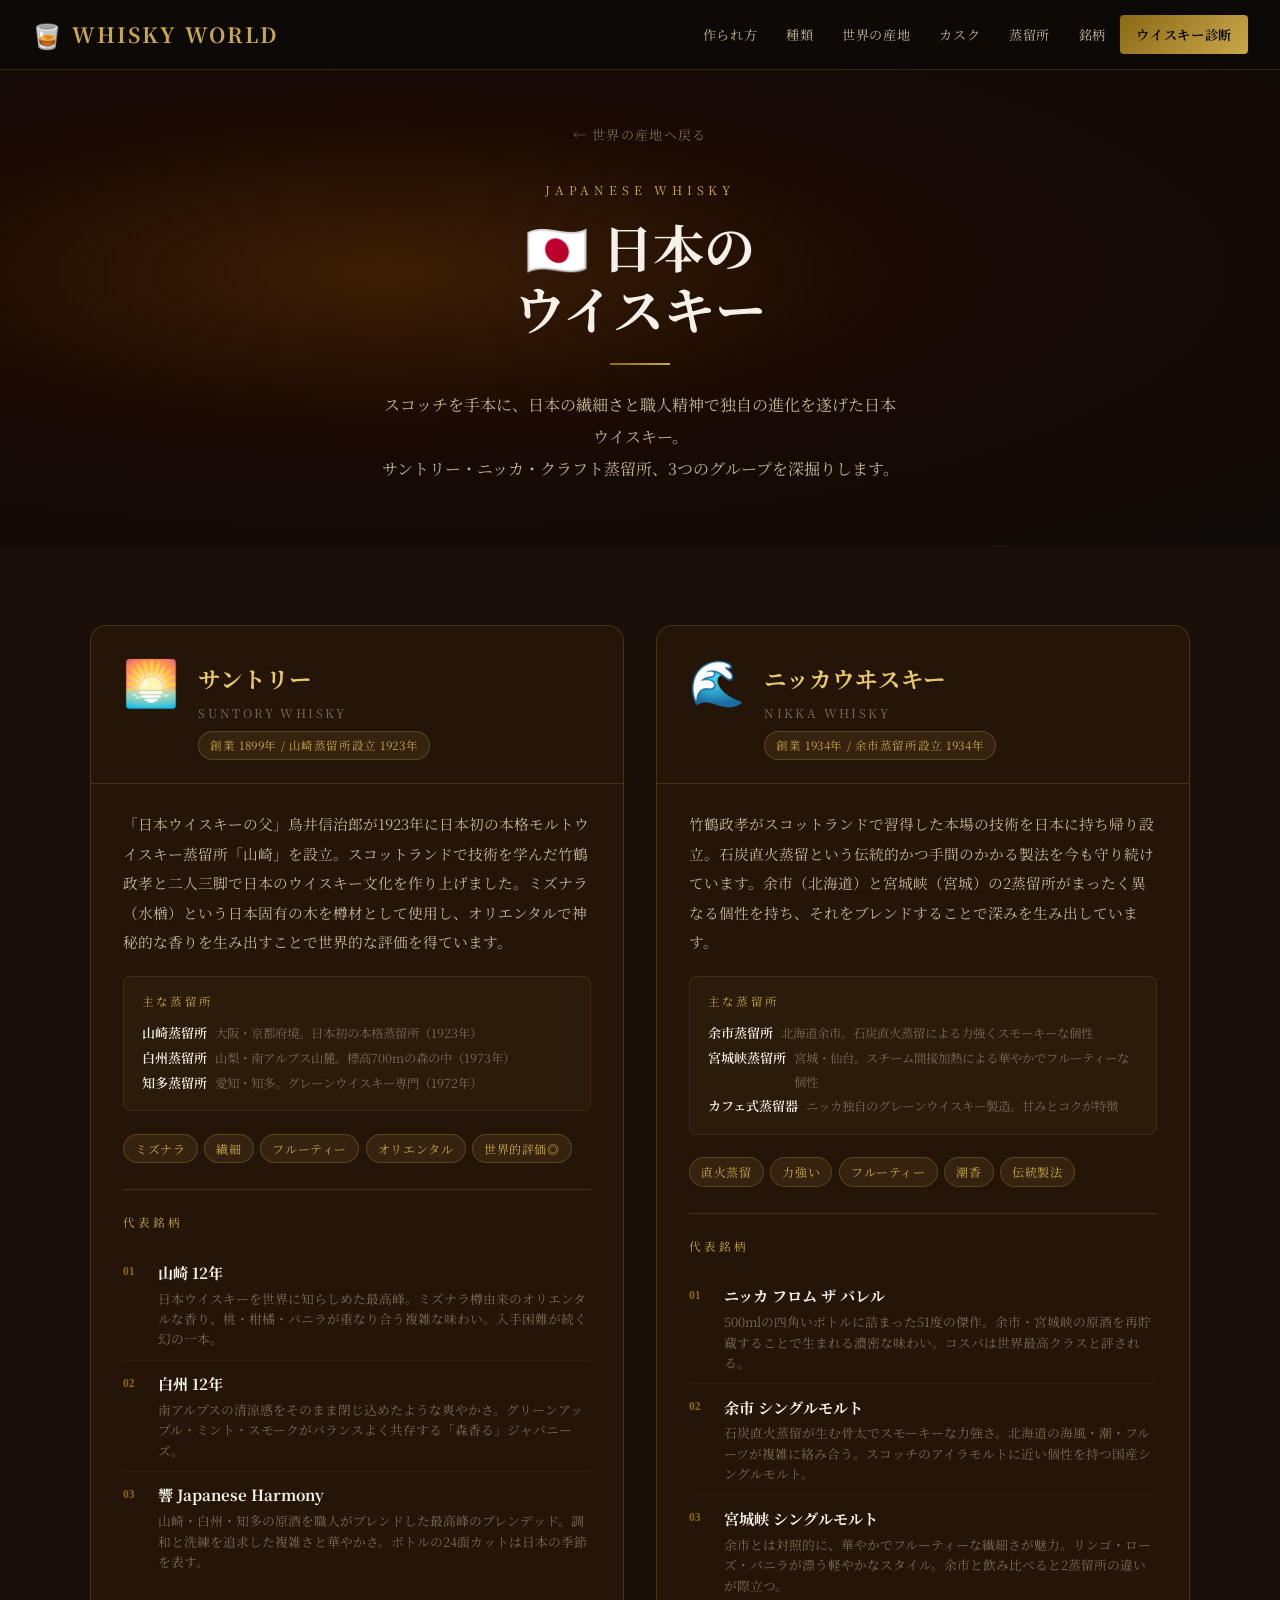
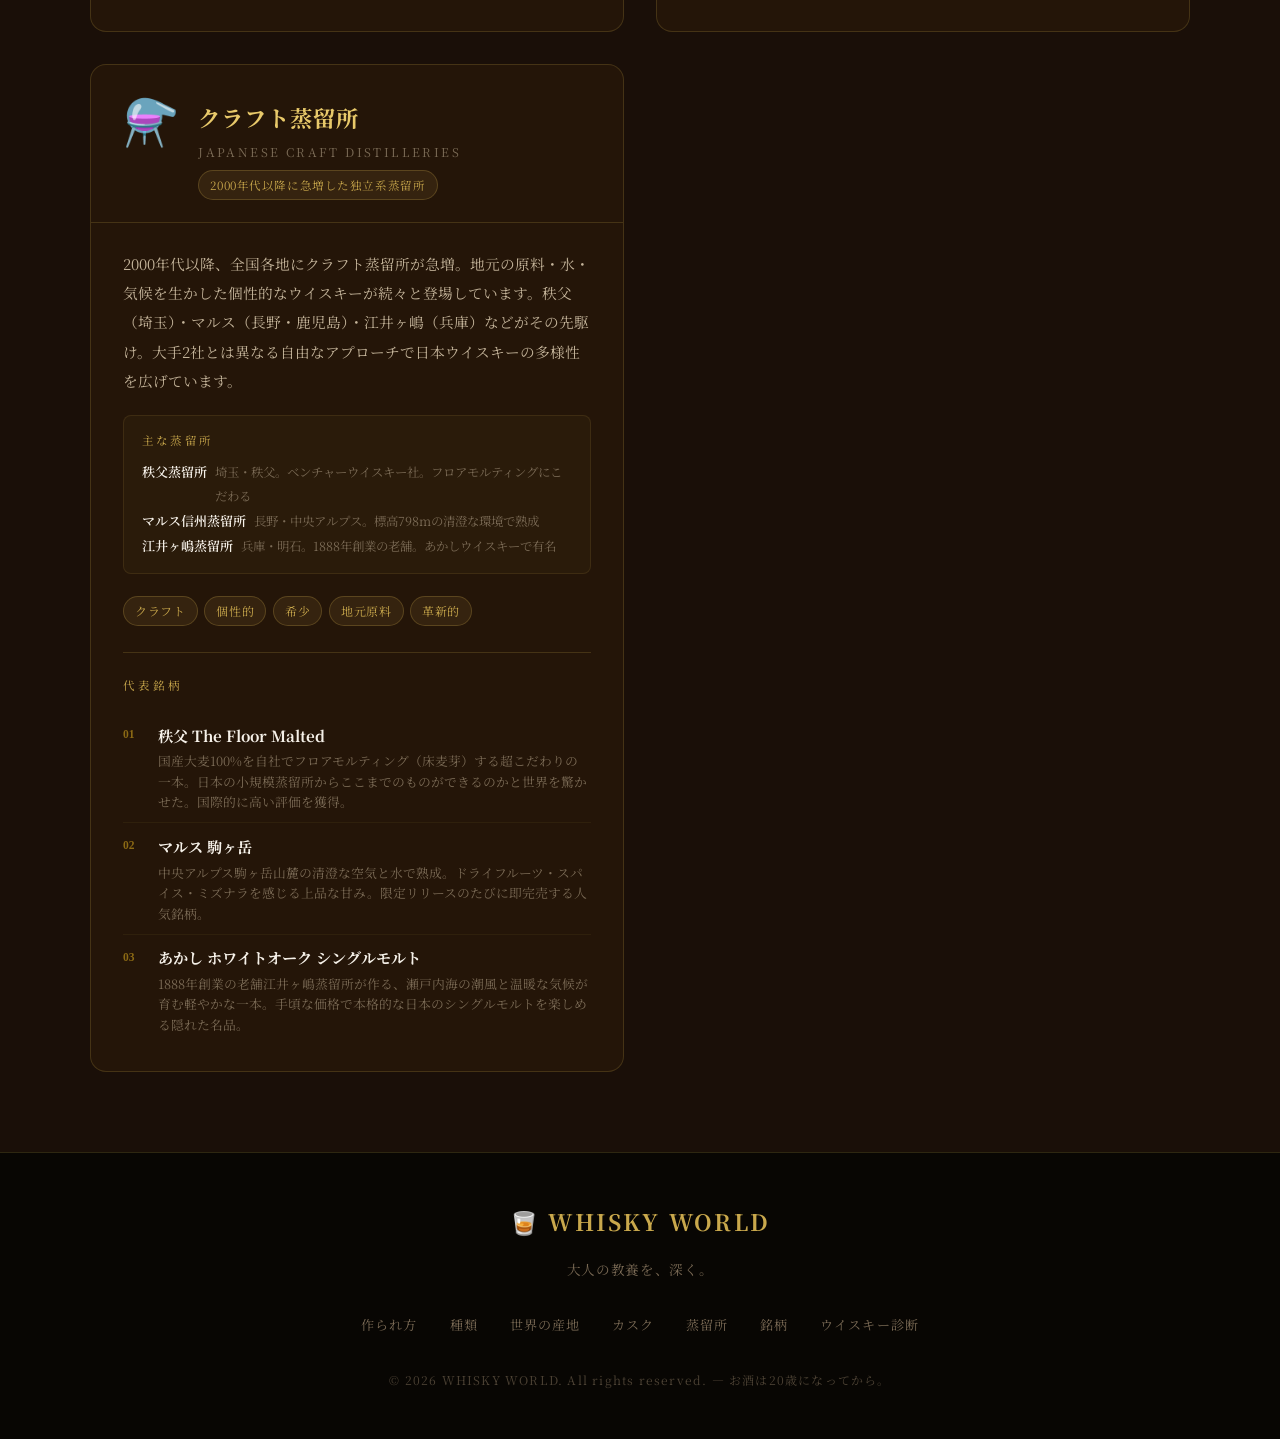
<file: japan.html>
<!DOCTYPE html>
<html lang="ja">
<head>
  <!-- Google tag (gtag.js) -->
  <script async src="https://www.googletagmanager.com/gtag/js?id=G-9E73X9Z9LC"></script>
  <script>
    window.dataLayer = window.dataLayer || [];
    function gtag(){dataLayer.push(arguments);}
    gtag('js', new Date());
    gtag('config', 'G-9E73X9Z9LC');
  </script>
  <meta charset="UTF-8">
  <meta name="viewport" content="width=device-width, initial-scale=1.0">
  <title>日本のウイスキー — WHISKY WORLD</title>
  <meta name="description" content="サントリー・ニッカ・クラフト蒸留所。日本ウイスキーの3グループの個性と代表銘柄を徹底解説。">
  <meta property="og:type" content="article">
  <meta property="og:title" content="日本のウイスキー — WHISKY WORLD">
  <meta property="og:description" content="サントリー・ニッカ・クラフト蒸留所。日本ウイスキーの3グループの個性と代表銘柄を徹底解説。">
  <meta property="og:url" content="https://life-of-duck.github.io/whisky-world/japan.html">
  <meta property="og:image" content="https://life-of-duck.github.io/whisky-world/og-image.jpg">
  <meta property="og:site_name" content="WHISKY WORLD">
  <meta name="twitter:card" content="summary_large_image">
  <meta name="twitter:image" content="https://life-of-duck.github.io/whisky-world/og-image.jpg">
  <link rel="canonical" href="https://life-of-duck.github.io/whisky-world/japan.html">
  <link rel="preconnect" href="https://fonts.googleapis.com">
  <link rel="preconnect" href="https://fonts.gstatic.com" crossorigin>
  <link href="https://fonts.googleapis.com/css2?family=Noto+Serif+JP:wght@400;700&display=swap" rel="stylesheet">
  <link rel="stylesheet" href="style.css">
  <style>
    .region-detail-grid {
      display: grid;
      grid-template-columns: repeat(auto-fit, minmax(480px, 1fr));
      gap: 2rem;
    }
    .region-detail-card {
      background: var(--bg-card);
      border: 1px solid var(--border);
      border-radius: 16px;
      overflow: hidden;
      transition: border-color 0.3s, box-shadow 0.3s;
    }
    .region-detail-card:hover {
      border-color: rgba(201,168,76,0.45);
      box-shadow: 0 12px 40px rgba(0,0,0,0.5);
    }
    .region-detail-header {
      padding: 2rem 2rem 1.4rem;
      border-bottom: 1px solid var(--border);
      display: flex;
      align-items: flex-start;
      gap: 1.2rem;
    }
    .region-detail-flag {
      font-size: 2.8rem;
      line-height: 1;
      flex-shrink: 0;
    }
    .region-detail-meta { flex: 1; }
    .region-detail-name {
      font-size: 1.4rem;
      font-weight: 700;
      color: var(--gold-light);
      margin-bottom: 0.2rem;
      letter-spacing: 0.04em;
    }
    .region-detail-en {
      font-size: 0.75rem;
      color: var(--text-muted);
      letter-spacing: 0.2em;
      text-transform: uppercase;
    }
    .region-detail-founded {
      display: inline-block;
      margin-top: 0.5rem;
      background: rgba(201,168,76,0.1);
      border: 1px solid rgba(201,168,76,0.25);
      color: var(--gold);
      font-size: 0.72rem;
      padding: 0.2rem 0.7rem;
      border-radius: 100px;
      letter-spacing: 0.05em;
    }
    .region-detail-body { padding: 1.6rem 2rem; }
    .region-detail-desc {
      color: var(--text-secondary);
      font-size: 0.92rem;
      line-height: 2;
      margin-bottom: 1.2rem;
    }
    .region-detail-tags {
      display: flex;
      flex-wrap: wrap;
      gap: 0.4rem;
      margin-bottom: 1.6rem;
    }
    .distillery-list {
      background: rgba(201,168,76,0.04);
      border: 1px solid rgba(201,168,76,0.12);
      border-radius: 8px;
      padding: 0.9rem 1.1rem;
      margin-bottom: 1.4rem;
      font-size: 0.82rem;
      color: var(--text-secondary);
      line-height: 1.9;
    }
    .distillery-list-title {
      font-size: 0.72rem;
      letter-spacing: 0.2em;
      color: var(--gold);
      text-transform: uppercase;
      display: block;
      margin-bottom: 0.5rem;
    }
    .distillery-item {
      display: flex;
      gap: 0.5rem;
      align-items: baseline;
    }
    .distillery-item-name {
      color: var(--text-primary);
      font-weight: 600;
      white-space: nowrap;
    }
    .distillery-item-note {
      color: var(--text-muted);
      font-size: 0.78rem;
    }
    .region-detail-brands {
      border-top: 1px solid var(--border);
      padding-top: 1.4rem;
    }
    .region-detail-brands-label {
      font-size: 0.72rem;
      letter-spacing: 0.25em;
      color: var(--gold);
      text-transform: uppercase;
      display: block;
      margin-bottom: 1rem;
    }
    .brand-row {
      display: grid;
      grid-template-columns: auto 1fr;
      gap: 0.5rem 1rem;
      align-items: start;
      padding: 0.6rem 0;
      border-bottom: 1px solid rgba(201,168,76,0.07);
    }
    .brand-row:last-child { border-bottom: none; }
    .brand-row-num {
      font-size: 0.72rem;
      color: var(--gold-dark);
      font-family: Georgia, serif;
      font-weight: 700;
      padding-top: 0.15rem;
      min-width: 1.2rem;
    }
    .brand-row-name {
      font-size: 0.95rem;
      font-weight: 700;
      color: var(--text-primary);
      margin-bottom: 0.15rem;
    }
    .brand-row-note {
      font-size: 0.8rem;
      color: var(--text-muted);
      line-height: 1.6;
    }
    @media (max-width: 560px) {
      .region-detail-grid { grid-template-columns: 1fr; }
      .region-detail-header { padding: 1.5rem 1.4rem 1.2rem; }
      .region-detail-body { padding: 1.4rem 1.4rem; }
    }
  </style>
</head>
<body>

  <nav>
    <a href="index.html" class="nav-logo"><span>🥃</span> WHISKY WORLD</a>
    <ul class="nav-links" id="navLinks">
      <li><a href="making.html">作られ方</a></li>
      <li><a href="types.html">種類</a></li>
      <li><a href="world.html">世界の産地</a></li>
      <li><a href="cask.html">カスク</a></li>
      <li><a href="distilleries.html">蒸留所</a></li>
      <li><a href="brands.html">銘柄</a></li>
      <li><a href="index.html#diagnosis" class="nav-diagnosis">ウイスキー診断</a></li>
    </ul>
    <div class="hamburger" id="hamburger">
      <span></span><span></span><span></span>
    </div>
  </nav>

  <div class="detail-hero">
    <div class="detail-hero-inner">
      <a href="world.html" class="detail-back">← 世界の産地へ戻る</a>
      <span class="detail-eyebrow">Japanese Whisky</span>
      <h1 class="detail-title">🇯🇵 日本の<br>ウイスキー</h1>
      <div class="divider"></div>
      <p class="detail-desc">
        スコッチを手本に、日本の繊細さと職人精神で独自の進化を遂げた日本ウイスキー。<br>
        サントリー・ニッカ・クラフト蒸留所、3つのグループを深掘りします。
      </p>
    </div>
  </div>

  <div class="detail-content">
    <div class="detail-content-inner">
      <div class="region-detail-grid">

        <!-- SUNTORY -->
        <div class="region-detail-card">
          <div class="region-detail-header">
            <div class="region-detail-flag">🌅</div>
            <div class="region-detail-meta">
              <div class="region-detail-name">サントリー</div>
              <div class="region-detail-en">Suntory Whisky</div>
              <span class="region-detail-founded">創業 1899年 / 山崎蒸留所設立 1923年</span>
            </div>
          </div>
          <div class="region-detail-body">
            <p class="region-detail-desc">
              「日本ウイスキーの父」鳥井信治郎が1923年に日本初の本格モルトウイスキー蒸留所「山崎」を設立。スコットランドで技術を学んだ竹鶴政孝と二人三脚で日本のウイスキー文化を作り上げました。ミズナラ（水楢）という日本固有の木を樽材として使用し、オリエンタルで神秘的な香りを生み出すことで世界的な評価を得ています。
            </p>
            <div class="distillery-list">
              <span class="distillery-list-title">主な蒸留所</span>
              <div class="distillery-item">
                <span class="distillery-item-name">山崎蒸留所</span>
                <span class="distillery-item-note">大阪・京都府境。日本初の本格蒸留所（1923年）</span>
              </div>
              <div class="distillery-item">
                <span class="distillery-item-name">白州蒸留所</span>
                <span class="distillery-item-note">山梨・南アルプス山麓。標高700mの森の中（1973年）</span>
              </div>
              <div class="distillery-item">
                <span class="distillery-item-name">知多蒸留所</span>
                <span class="distillery-item-note">愛知・知多。グレーンウイスキー専門（1972年）</span>
              </div>
            </div>
            <div class="region-detail-tags">
              <span class="tag">ミズナラ</span>
              <span class="tag">繊細</span>
              <span class="tag">フルーティー</span>
              <span class="tag">オリエンタル</span>
              <span class="tag">世界的評価◎</span>
            </div>
            <div class="region-detail-brands">
              <span class="region-detail-brands-label">代表銘柄</span>
              <div class="brand-row">
                <div class="brand-row-num">01</div>
                <div class="brand-row-content">
                  <div class="brand-row-name">山崎 12年</div>
                  <div class="brand-row-note">日本ウイスキーを世界に知らしめた最高峰。ミズナラ樽由来のオリエンタルな香り、桃・柑橘・バニラが重なり合う複雑な味わい。入手困難が続く幻の一本。</div>
                </div>
              </div>
              <div class="brand-row">
                <div class="brand-row-num">02</div>
                <div class="brand-row-content">
                  <div class="brand-row-name">白州 12年</div>
                  <div class="brand-row-note">南アルプスの清涼感をそのまま閉じ込めたような爽やかさ。グリーンアップル・ミント・スモークがバランスよく共存する「森香る」ジャパニーズ。</div>
                </div>
              </div>
              <div class="brand-row">
                <div class="brand-row-num">03</div>
                <div class="brand-row-content">
                  <div class="brand-row-name">響 Japanese Harmony</div>
                  <div class="brand-row-note">山崎・白州・知多の原酒を職人がブレンドした最高峰のブレンデッド。調和と洗練を追求した複雑さと華やかさ。ボトルの24面カットは日本の季節を表す。</div>
                </div>
              </div>
            </div>
          </div>
        </div>

        <!-- NIKKA -->
        <div class="region-detail-card">
          <div class="region-detail-header">
            <div class="region-detail-flag">🌊</div>
            <div class="region-detail-meta">
              <div class="region-detail-name">ニッカウヰスキー</div>
              <div class="region-detail-en">Nikka Whisky</div>
              <span class="region-detail-founded">創業 1934年 / 余市蒸留所設立 1934年</span>
            </div>
          </div>
          <div class="region-detail-body">
            <p class="region-detail-desc">
              竹鶴政孝がスコットランドで習得した本場の技術を日本に持ち帰り設立。石炭直火蒸留という伝統的かつ手間のかかる製法を今も守り続けています。余市（北海道）と宮城峡（宮城）の2蒸留所がまったく異なる個性を持ち、それをブレンドすることで深みを生み出しています。
            </p>
            <div class="distillery-list">
              <span class="distillery-list-title">主な蒸留所</span>
              <div class="distillery-item">
                <span class="distillery-item-name">余市蒸留所</span>
                <span class="distillery-item-note">北海道余市。石炭直火蒸留による力強くスモーキーな個性</span>
              </div>
              <div class="distillery-item">
                <span class="distillery-item-name">宮城峡蒸留所</span>
                <span class="distillery-item-note">宮城・仙台。スチーム間接加熱による華やかでフルーティーな個性</span>
              </div>
              <div class="distillery-item">
                <span class="distillery-item-name">カフェ式蒸留器</span>
                <span class="distillery-item-note">ニッカ独自のグレーンウイスキー製造。甘みとコクが特徴</span>
              </div>
            </div>
            <div class="region-detail-tags">
              <span class="tag">直火蒸留</span>
              <span class="tag">力強い</span>
              <span class="tag">フルーティー</span>
              <span class="tag">潮香</span>
              <span class="tag">伝統製法</span>
            </div>
            <div class="region-detail-brands">
              <span class="region-detail-brands-label">代表銘柄</span>
              <div class="brand-row">
                <div class="brand-row-num">01</div>
                <div class="brand-row-content">
                  <div class="brand-row-name">ニッカ フロム ザ バレル</div>
                  <div class="brand-row-note">500mlの四角いボトルに詰まった51度の傑作。余市・宮城峡の原酒を再貯蔵することで生まれる濃密な味わい。コスパは世界最高クラスと評される。</div>
                </div>
              </div>
              <div class="brand-row">
                <div class="brand-row-num">02</div>
                <div class="brand-row-content">
                  <div class="brand-row-name">余市 シングルモルト</div>
                  <div class="brand-row-note">石炭直火蒸留が生む骨太でスモーキーな力強さ。北海道の海風・潮・フルーツが複雑に絡み合う。スコッチのアイラモルトに近い個性を持つ国産シングルモルト。</div>
                </div>
              </div>
              <div class="brand-row">
                <div class="brand-row-num">03</div>
                <div class="brand-row-content">
                  <div class="brand-row-name">宮城峡 シングルモルト</div>
                  <div class="brand-row-note">余市とは対照的に、華やかでフルーティーな繊細さが魅力。リンゴ・ローズ・バニラが漂う軽やかなスタイル。余市と飲み比べると2蒸留所の違いが際立つ。</div>
                </div>
              </div>
            </div>
          </div>
        </div>

        <!-- CRAFT -->
        <div class="region-detail-card">
          <div class="region-detail-header">
            <div class="region-detail-flag">⚗️</div>
            <div class="region-detail-meta">
              <div class="region-detail-name">クラフト蒸留所</div>
              <div class="region-detail-en">Japanese Craft Distilleries</div>
              <span class="region-detail-founded">2000年代以降に急増した独立系蒸留所</span>
            </div>
          </div>
          <div class="region-detail-body">
            <p class="region-detail-desc">
              2000年代以降、全国各地にクラフト蒸留所が急増。地元の原料・水・気候を生かした個性的なウイスキーが続々と登場しています。秩父（埼玉）・マルス（長野・鹿児島）・江井ヶ嶋（兵庫）などがその先駆け。大手2社とは異なる自由なアプローチで日本ウイスキーの多様性を広げています。
            </p>
            <div class="distillery-list">
              <span class="distillery-list-title">主な蒸留所</span>
              <div class="distillery-item">
                <span class="distillery-item-name">秩父蒸留所</span>
                <span class="distillery-item-note">埼玉・秩父。ベンチャーウイスキー社。フロアモルティングにこだわる</span>
              </div>
              <div class="distillery-item">
                <span class="distillery-item-name">マルス信州蒸留所</span>
                <span class="distillery-item-note">長野・中央アルプス。標高798mの清澄な環境で熟成</span>
              </div>
              <div class="distillery-item">
                <span class="distillery-item-name">江井ヶ嶋蒸留所</span>
                <span class="distillery-item-note">兵庫・明石。1888年創業の老舗。あかしウイスキーで有名</span>
              </div>
            </div>
            <div class="region-detail-tags">
              <span class="tag">クラフト</span>
              <span class="tag">個性的</span>
              <span class="tag">希少</span>
              <span class="tag">地元原料</span>
              <span class="tag">革新的</span>
            </div>
            <div class="region-detail-brands">
              <span class="region-detail-brands-label">代表銘柄</span>
              <div class="brand-row">
                <div class="brand-row-num">01</div>
                <div class="brand-row-content">
                  <div class="brand-row-name">秩父 The Floor Malted</div>
                  <div class="brand-row-note">国産大麦100%を自社でフロアモルティング（床麦芽）する超こだわりの一本。日本の小規模蒸留所からここまでのものができるのかと世界を驚かせた。国際的に高い評価を獲得。</div>
                </div>
              </div>
              <div class="brand-row">
                <div class="brand-row-num">02</div>
                <div class="brand-row-content">
                  <div class="brand-row-name">マルス 駒ヶ岳</div>
                  <div class="brand-row-note">中央アルプス駒ヶ岳山麓の清澄な空気と水で熟成。ドライフルーツ・スパイス・ミズナラを感じる上品な甘み。限定リリースのたびに即完売する人気銘柄。</div>
                </div>
              </div>
              <div class="brand-row">
                <div class="brand-row-num">03</div>
                <div class="brand-row-content">
                  <div class="brand-row-name">あかし ホワイトオーク シングルモルト</div>
                  <div class="brand-row-note">1888年創業の老舗江井ヶ嶋蒸留所が作る、瀬戸内海の潮風と温暖な気候が育む軽やかな一本。手頃な価格で本格的な日本のシングルモルトを楽しめる隠れた名品。</div>
                </div>
              </div>
            </div>
          </div>
        </div>

      </div>
    </div>
  </div>

  <footer>
    <div class="footer-logo">🥃 WHISKY WORLD</div>
    <p class="footer-desc">大人の教養を、深く。</p>
    <div class="footer-links">
      <a href="making.html">作られ方</a>
      <a href="types.html">種類</a>
      <a href="world.html">世界の産地</a>
      <a href="cask.html">カスク</a>
      <a href="distilleries.html">蒸留所</a>
      <a href="brands.html">銘柄</a>
      <a href="index.html#diagnosis">ウイスキー診断</a>
    </div>
    <p class="footer-copy">© 2026 WHISKY WORLD. All rights reserved. — お酒は20歳になってから。</p>
  </footer>

  <script>
    const hamburger = document.getElementById('hamburger');
    const navLinks = document.getElementById('navLinks');
    hamburger.addEventListener('click', () => navLinks.classList.toggle('open'));
    document.querySelectorAll('.nav-links a').forEach(a => a.addEventListener('click', () => navLinks.classList.remove('open')));

    const observer = new IntersectionObserver((entries) => {
      entries.forEach(entry => {
        if (entry.isIntersecting) { entry.target.classList.add('visible'); observer.unobserve(entry.target); }
      });
    }, { threshold: 0.08 });
    document.querySelectorAll('.region-detail-card').forEach((el, i) => {
      el.style.transitionDelay = `${i * 80}ms`;
      el.classList.add('fade-up');
      observer.observe(el);
    });
    const cur = location.pathname.split('/').pop();
    document.querySelectorAll('.nav-links a').forEach(a => { if (a.getAttribute('href') === cur) a.classList.add('nav-active'); });
  </script>
</body>
</html>
</file>
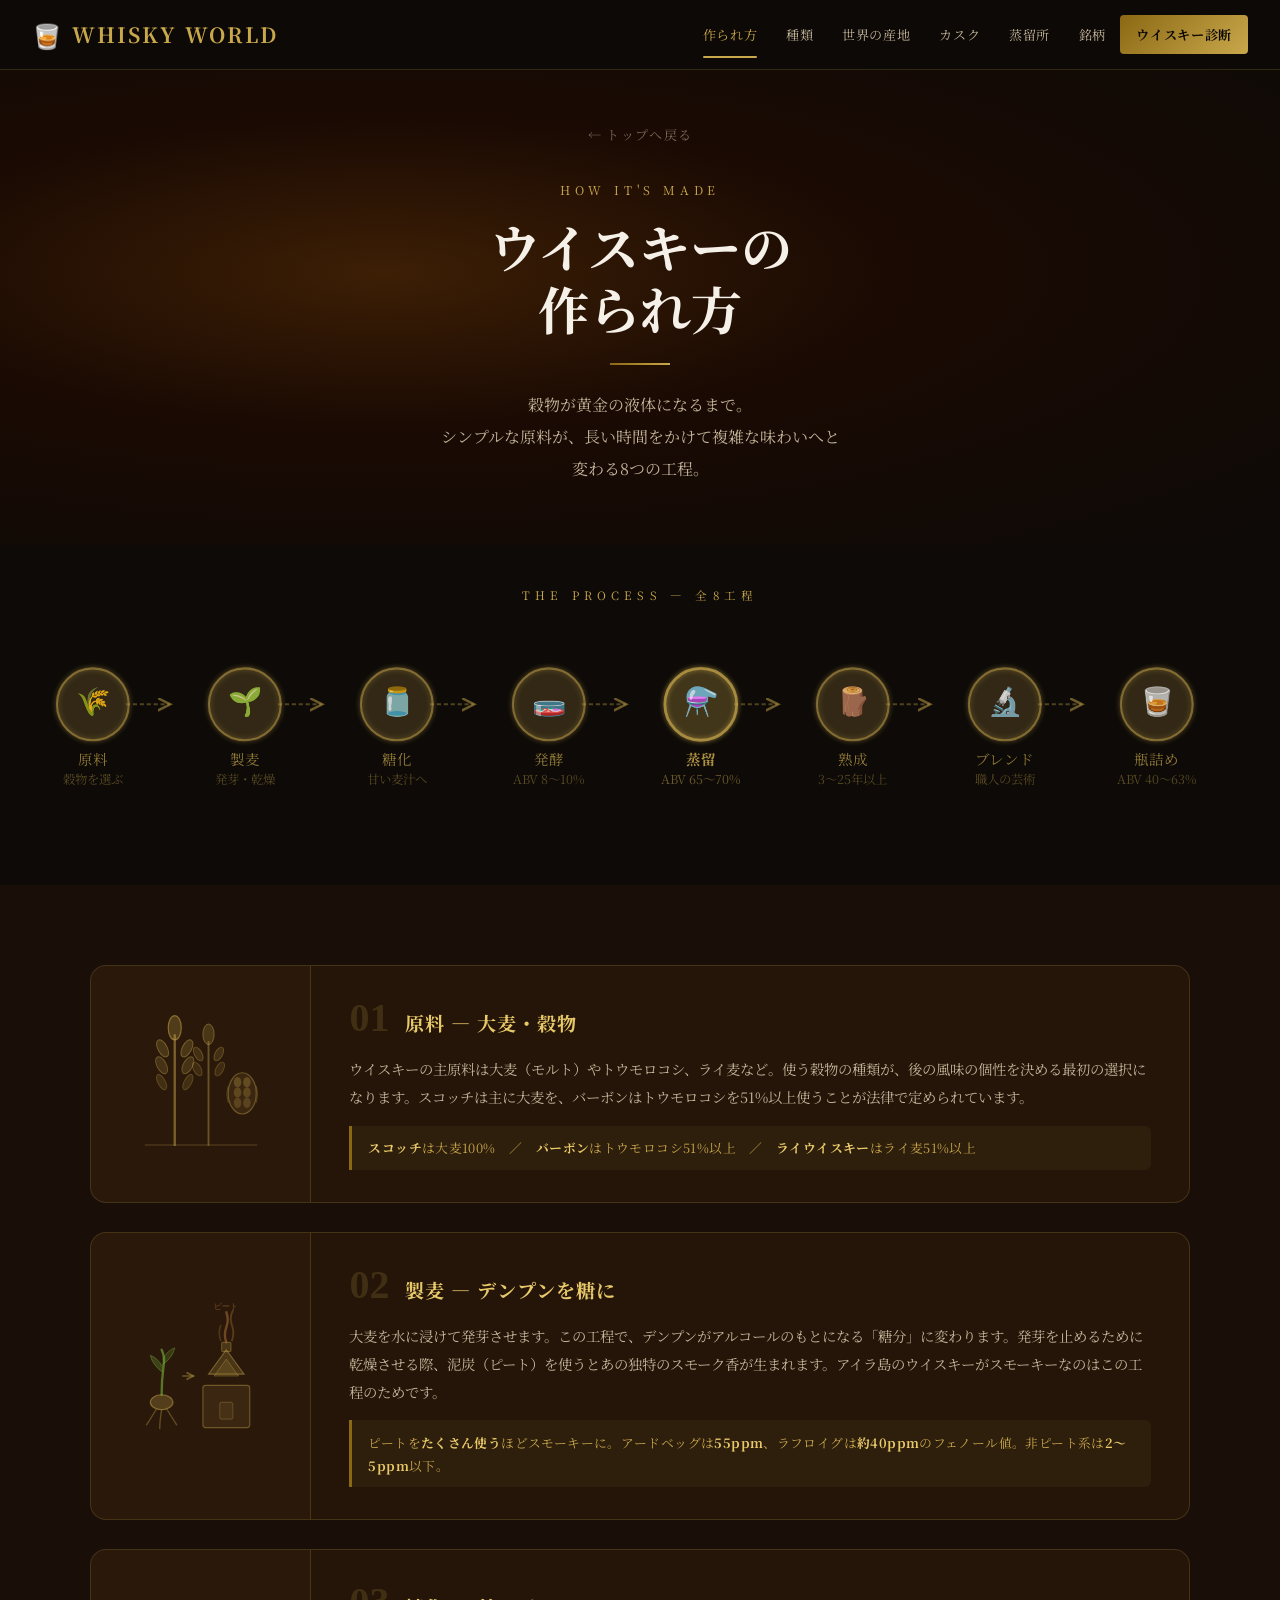
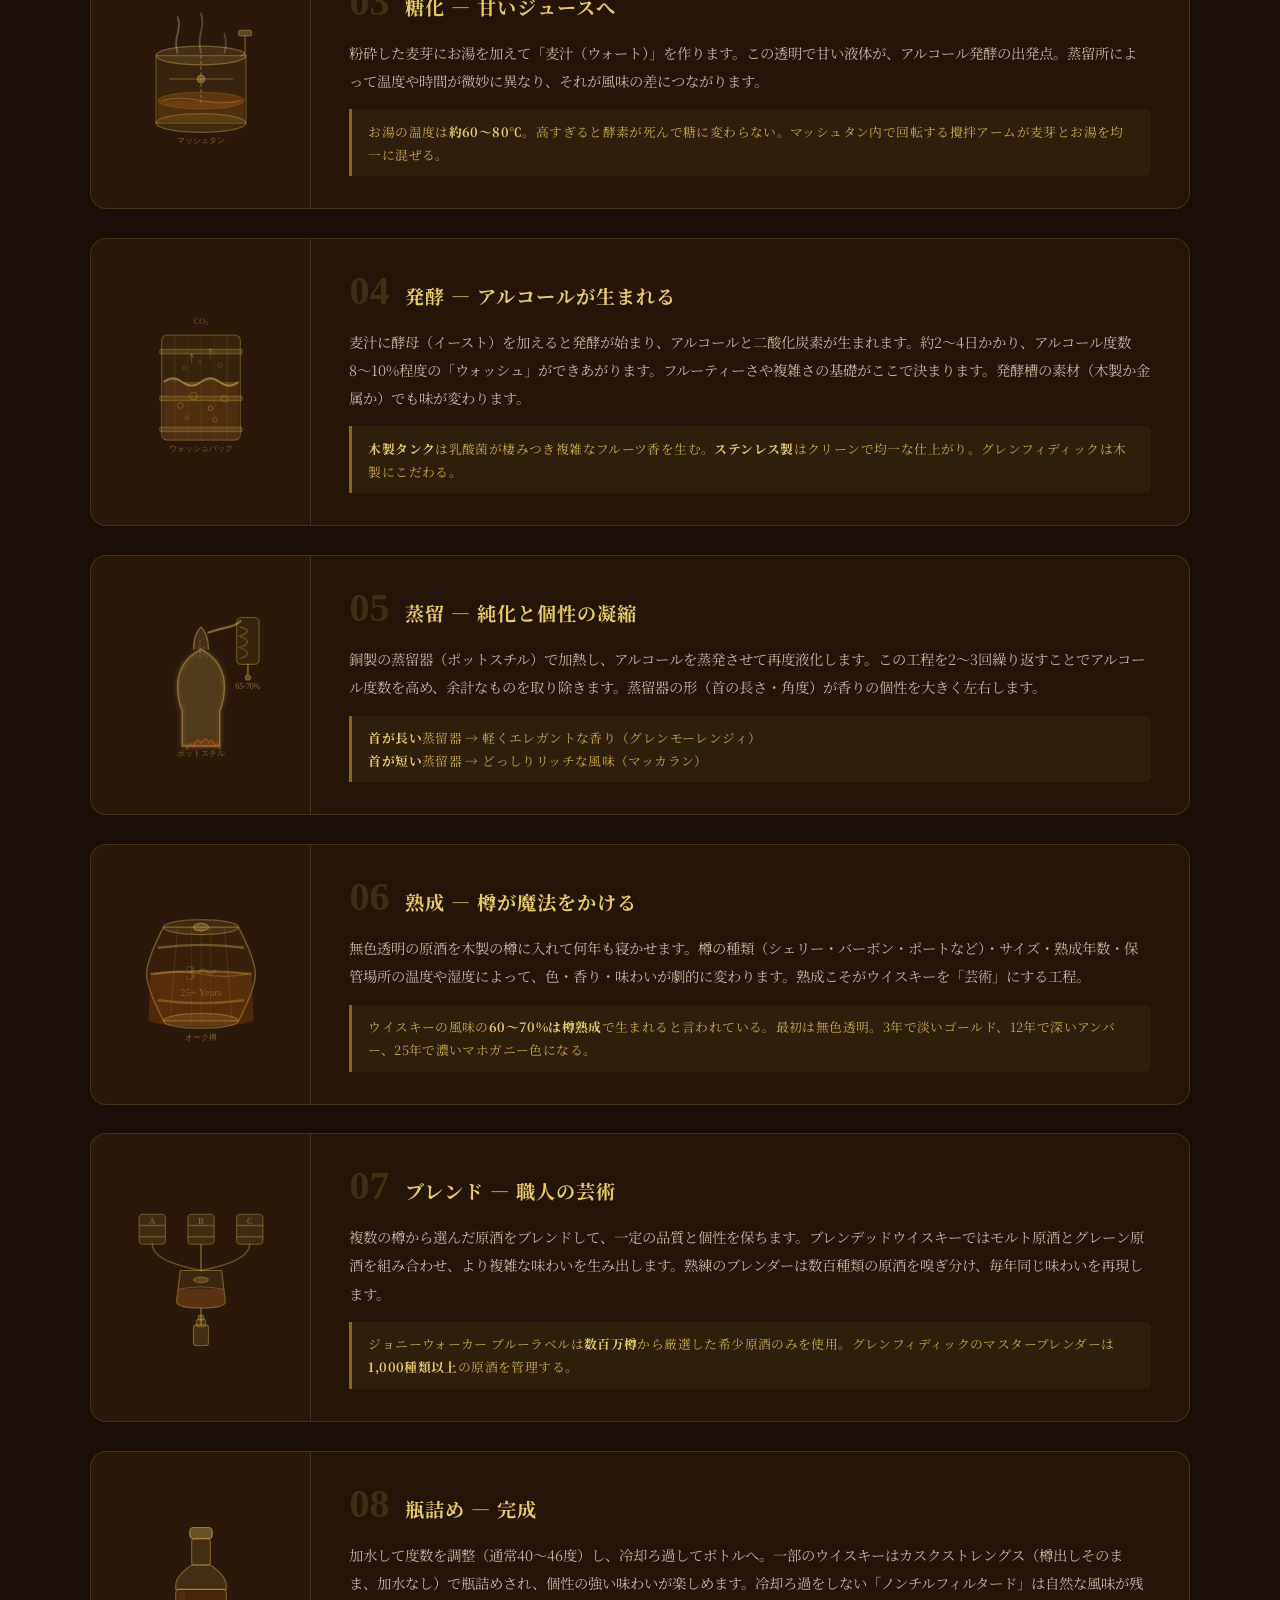
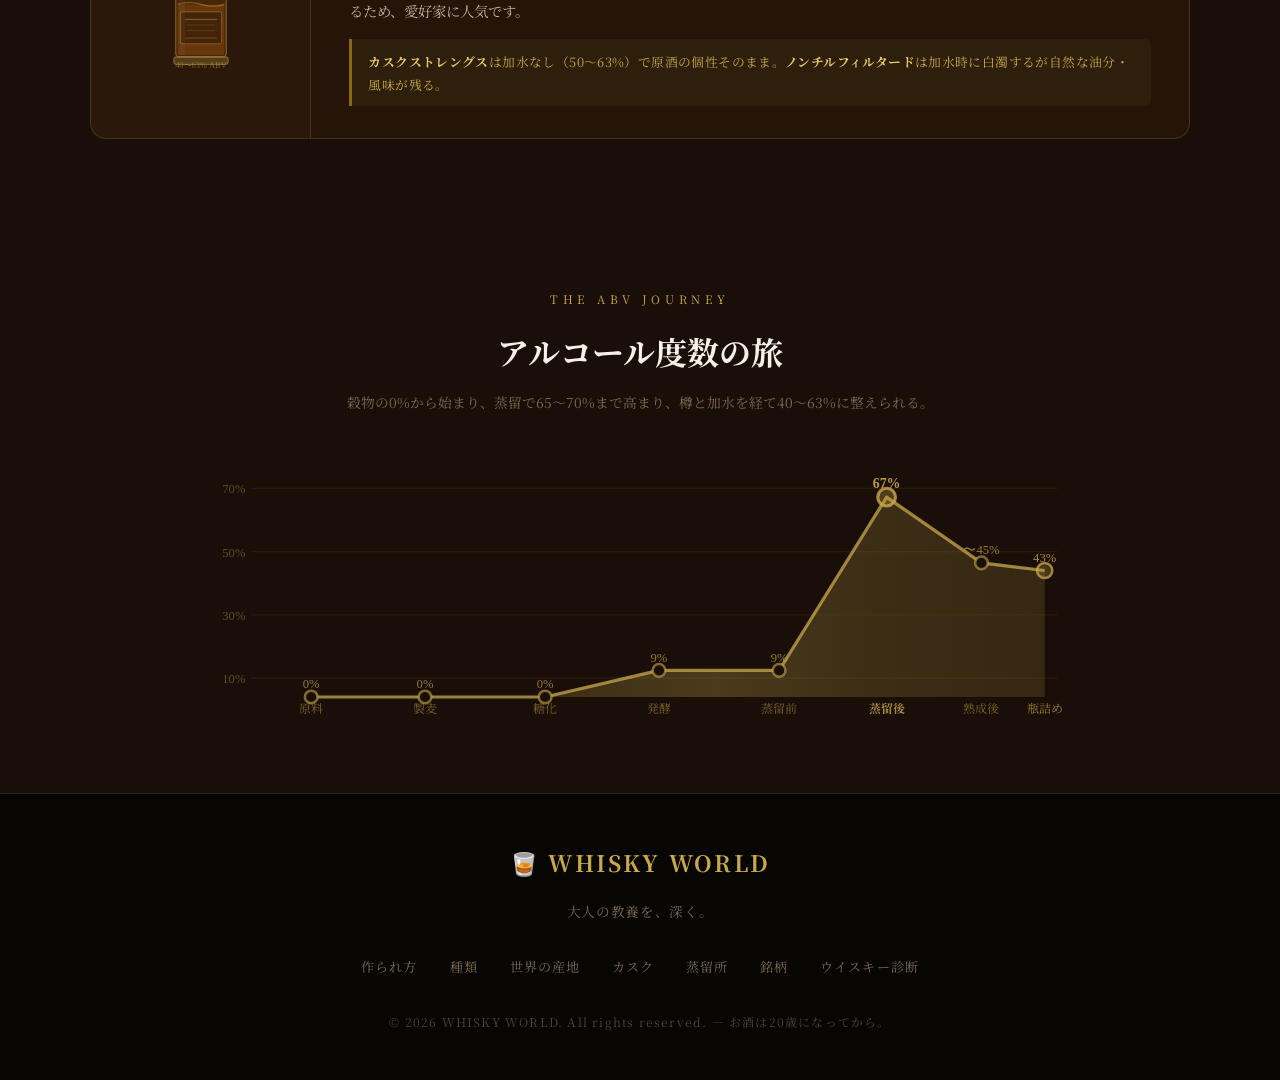
<file: making.html>
<!DOCTYPE html>
<html lang="ja">
<head>
  <!-- Google tag (gtag.js) -->
  <script async src="https://www.googletagmanager.com/gtag/js?id=G-9E73X9Z9LC"></script>
  <script>
    window.dataLayer = window.dataLayer || [];
    function gtag(){dataLayer.push(arguments);}
    gtag('js', new Date());
    gtag('config', 'G-9E73X9Z9LC');
  </script>
  <meta charset="UTF-8">
  <meta name="viewport" content="width=device-width, initial-scale=1.0">
  <title>ウイスキーの作られ方 — WHISKY WORLD</title>
  <meta name="description" content="穀物が黄金の液体になるまで。原料・製麦・発酵・蒸留・熟成など、ウイスキーができるまでの工程を詳しく解説。">
  <meta property="og:type" content="article">
  <meta property="og:title" content="ウイスキーの作られ方 — WHISKY WORLD">
  <meta property="og:description" content="穀物が黄金の液体になるまで。原料・製麦・発酵・蒸留・熟成など、ウイスキーができるまでの工程を詳しく解説。">
  <meta property="og:url" content="https://life-of-duck.github.io/whisky-world/making.html">
  <meta property="og:image" content="https://life-of-duck.github.io/whisky-world/og-image.jpg">
  <meta property="og:site_name" content="WHISKY WORLD">
  <meta name="twitter:card" content="summary_large_image">
  <meta name="twitter:image" content="https://life-of-duck.github.io/whisky-world/og-image.jpg">
  <link rel="canonical" href="https://life-of-duck.github.io/whisky-world/making.html">
  <link rel="preconnect" href="https://fonts.googleapis.com">
  <link rel="preconnect" href="https://fonts.gstatic.com" crossorigin>
  <link href="https://fonts.googleapis.com/css2?family=Noto+Serif+JP:wght@400;700&display=swap" rel="stylesheet">
  <link rel="stylesheet" href="style.css">
  <style>
    /* ===== PROCESS FLOW ===== */
    .flow-section {
      background: var(--bg-deep);
      padding: 40px 2rem 60px;
      overflow: hidden;
    }
    .flow-label {
      text-align: center;
      font-size: 0.72rem;
      letter-spacing: 0.45em;
      color: var(--gold);
      text-transform: uppercase;
      margin-bottom: 2rem;
      display: block;
    }
    .flow-scroll {
      overflow-x: auto;
      -webkit-overflow-scrolling: touch;
      padding-bottom: 8px;
    }
    .flow-scroll::-webkit-scrollbar { height: 4px; }
    .flow-scroll::-webkit-scrollbar-track { background: var(--border); }
    .flow-scroll::-webkit-scrollbar-thumb { background: var(--gold-dark); border-radius: 2px; }
    .flow-diagram-svg {
      display: block;
      min-width: 800px;
      margin: 0 auto;
    }

    /* ===== STEP CARDS (new layout) ===== */
    .steps-list {
      display: flex;
      flex-direction: column;
      gap: 1.8rem;
    }
    .step-panel {
      background: var(--bg-card);
      border: 1px solid var(--border);
      border-radius: 16px;
      overflow: hidden;
      display: grid;
      grid-template-columns: 220px 1fr;
      transition: border-color 0.3s, box-shadow 0.3s;
    }
    .step-panel:hover {
      border-color: rgba(201,168,76,0.45);
      box-shadow: 0 12px 40px rgba(0,0,0,0.55);
    }
    .step-panel:hover .step-illus svg {
      filter: brightness(1.15);
    }
    .step-illus {
      background: rgba(201,168,76,0.03);
      border-right: 1px solid var(--border);
      display: flex;
      align-items: center;
      justify-content: center;
      padding: 2rem 1.5rem;
      min-height: 200px;
    }
    .step-illus svg {
      width: 100%;
      max-width: 150px;
      transition: filter 0.3s;
    }
    .step-body {
      padding: 2rem 2.4rem;
      display: flex;
      flex-direction: column;
      justify-content: center;
      gap: 0.9rem;
    }
    .step-hd {
      display: flex;
      align-items: baseline;
      gap: 1rem;
    }
    .step-num {
      font-size: 2.5rem;
      font-weight: 700;
      color: rgba(201,168,76,0.18);
      font-family: Georgia, serif;
      line-height: 1;
      flex-shrink: 0;
    }
    .step-ttl {
      font-size: 1.2rem;
      font-weight: 700;
      color: var(--gold-light);
      letter-spacing: 0.05em;
    }
    .step-txt {
      color: var(--text-secondary);
      font-size: 0.9rem;
      line-height: 1.95;
    }
    .step-fact {
      background: rgba(201,168,76,0.06);
      border-left: 3px solid var(--gold-dark);
      padding: 0.65rem 1rem;
      border-radius: 0 6px 6px 0;
      font-size: 0.8rem;
      color: var(--gold);
      letter-spacing: 0.03em;
    }
    .step-fact strong { color: var(--gold-light); }

    /* ===== ABV JOURNEY ===== */
    .abv-section {
      background: var(--bg-dark);
      padding: 70px 2rem;
    }
    .abv-inner {
      max-width: 860px;
      margin: 0 auto;
    }
    .abv-title {
      text-align: center;
      font-size: 0.72rem;
      letter-spacing: 0.4em;
      color: var(--gold);
      text-transform: uppercase;
      display: block;
      margin-bottom: 0.8rem;
    }
    .abv-heading {
      text-align: center;
      font-size: clamp(1.4rem, 3vw, 2rem);
      font-weight: 700;
      color: var(--text-primary);
      margin-bottom: 0.6rem;
    }
    .abv-sub {
      text-align: center;
      color: var(--text-muted);
      font-size: 0.86rem;
      margin-bottom: 3rem;
    }
    .abv-chart-wrap {
      overflow-x: auto;
      padding-bottom: 8px;
    }
    .abv-chart-svg {
      display: block;
      min-width: 640px;
      margin: 0 auto;
    }

    @media (max-width: 720px) {
      .step-panel { grid-template-columns: 1fr; }
      .step-illus {
        border-right: none;
        border-bottom: 1px solid var(--border);
        min-height: 160px;
        padding: 1.5rem;
      }
      .step-illus svg { max-width: 120px; }
      .step-body { padding: 1.5rem 1.4rem; }
    }
  </style>
</head>
<body>

  <nav>
    <a href="index.html" class="nav-logo"><span>🥃</span> WHISKY WORLD</a>
    <ul class="nav-links" id="navLinks">
      <li><a href="making.html">作られ方</a></li>
      <li><a href="types.html">種類</a></li>
      <li><a href="world.html">世界の産地</a></li>
      <li><a href="cask.html">カスク</a></li>
      <li><a href="distilleries.html">蒸留所</a></li>
      <li><a href="brands.html">銘柄</a></li>
      <li><a href="index.html#diagnosis" class="nav-diagnosis">ウイスキー診断</a></li>
    </ul>
    <div class="hamburger" id="hamburger">
      <span></span><span></span><span></span>
    </div>
  </nav>

  <!-- ===== HERO ===== -->
  <div class="detail-hero">
    <div class="detail-hero-inner">
      <a href="index.html" class="detail-back">← トップへ戻る</a>
      <span class="detail-eyebrow">How It's Made</span>
      <h1 class="detail-title">ウイスキーの<br>作られ方</h1>
      <div class="divider"></div>
      <p class="detail-desc">
        穀物が黄金の液体になるまで。<br>
        シンプルな原料が、長い時間をかけて複雑な味わいへと<br>変わる8つの工程。
      </p>
    </div>
  </div>

  <!-- ===== PROCESS FLOW DIAGRAM ===== -->
  <div class="flow-section">
    <span class="flow-label">The Process — 全8工程</span>
    <div class="flow-scroll">
      <svg class="flow-diagram-svg" viewBox="0 0 880 130" xmlns="http://www.w3.org/2000/svg">
        <defs>
          <marker id="arr" markerWidth="8" markerHeight="8" refX="6" refY="3" orient="auto">
            <path d="M0,0 L6,3 L0,6" fill="none" stroke="rgba(201,168,76,0.5)" stroke-width="1.2"/>
          </marker>
          <filter id="gf"><feGaussianBlur stdDeviation="2" result="b"/><feMerge><feMergeNode in="b"/><feMergeNode in="SourceGraphic"/></feMerge></filter>
        </defs>

        <!-- Connecting lines -->
        <line x1="68" y1="48" x2="100" y2="48" stroke="rgba(201,168,76,0.35)" stroke-width="1.5" stroke-dasharray="3,2" marker-end="url(#arr)"/>
        <line x1="178" y1="48" x2="210" y2="48" stroke="rgba(201,168,76,0.35)" stroke-width="1.5" stroke-dasharray="3,2" marker-end="url(#arr)"/>
        <line x1="288" y1="48" x2="320" y2="48" stroke="rgba(201,168,76,0.35)" stroke-width="1.5" stroke-dasharray="3,2" marker-end="url(#arr)"/>
        <line x1="398" y1="48" x2="430" y2="48" stroke="rgba(201,168,76,0.35)" stroke-width="1.5" stroke-dasharray="3,2" marker-end="url(#arr)"/>
        <line x1="508" y1="48" x2="540" y2="48" stroke="rgba(201,168,76,0.35)" stroke-width="1.5" stroke-dasharray="3,2" marker-end="url(#arr)"/>
        <line x1="618" y1="48" x2="650" y2="48" stroke="rgba(201,168,76,0.35)" stroke-width="1.5" stroke-dasharray="3,2" marker-end="url(#arr)"/>
        <line x1="728" y1="48" x2="760" y2="48" stroke="rgba(201,168,76,0.35)" stroke-width="1.5" stroke-dasharray="3,2" marker-end="url(#arr)"/>

        <!-- Step 1: 原料 -->
        <circle cx="44" cy="48" r="26" fill="rgba(201,168,76,0.1)" stroke="rgba(201,168,76,0.5)" stroke-width="1.5" filter="url(#gf)"/>
        <text x="44" y="53" text-anchor="middle" font-size="20" fill="rgba(201,168,76,0.85)">🌾</text>
        <text x="44" y="92" text-anchor="middle" font-size="10.5" fill="rgba(201,168,76,0.7)" font-family="Noto Serif JP, serif">原料</text>
        <text x="44" y="106" text-anchor="middle" font-size="9" fill="rgba(201,168,76,0.4)" font-family="Noto Serif JP, serif">穀物を選ぶ</text>

        <!-- Step 2: 製麦 -->
        <circle cx="154" cy="48" r="26" fill="rgba(201,168,76,0.1)" stroke="rgba(201,168,76,0.5)" stroke-width="1.5" filter="url(#gf)"/>
        <text x="154" y="53" text-anchor="middle" font-size="20" fill="rgba(201,168,76,0.85)">🌱</text>
        <text x="154" y="92" text-anchor="middle" font-size="10.5" fill="rgba(201,168,76,0.7)" font-family="Noto Serif JP, serif">製麦</text>
        <text x="154" y="106" text-anchor="middle" font-size="9" fill="rgba(201,168,76,0.4)" font-family="Noto Serif JP, serif">発芽・乾燥</text>

        <!-- Step 3: 糖化 -->
        <circle cx="264" cy="48" r="26" fill="rgba(201,168,76,0.1)" stroke="rgba(201,168,76,0.5)" stroke-width="1.5" filter="url(#gf)"/>
        <text x="264" y="53" text-anchor="middle" font-size="20" fill="rgba(201,168,76,0.85)">🫙</text>
        <text x="264" y="92" text-anchor="middle" font-size="10.5" fill="rgba(201,168,76,0.7)" font-family="Noto Serif JP, serif">糖化</text>
        <text x="264" y="106" text-anchor="middle" font-size="9" fill="rgba(201,168,76,0.4)" font-family="Noto Serif JP, serif">甘い麦汁へ</text>

        <!-- Step 4: 発酵 -->
        <circle cx="374" cy="48" r="26" fill="rgba(201,168,76,0.1)" stroke="rgba(201,168,76,0.5)" stroke-width="1.5" filter="url(#gf)"/>
        <text x="374" y="53" text-anchor="middle" font-size="20" fill="rgba(201,168,76,0.85)">🧫</text>
        <text x="374" y="92" text-anchor="middle" font-size="10.5" fill="rgba(201,168,76,0.7)" font-family="Noto Serif JP, serif">発酵</text>
        <text x="374" y="106" text-anchor="middle" font-size="9" fill="rgba(201,168,76,0.4)" font-family="Noto Serif JP, serif">ABV 8〜10%</text>

        <!-- Step 5: 蒸留 -->
        <circle cx="484" cy="48" r="26" fill="rgba(201,168,76,0.15)" stroke="rgba(201,168,76,0.7)" stroke-width="2" filter="url(#gf)"/>
        <text x="484" y="53" text-anchor="middle" font-size="20" fill="rgba(201,168,76,0.95)">⚗️</text>
        <text x="484" y="92" text-anchor="middle" font-size="10.5" fill="rgba(201,168,76,0.85)" font-family="Noto Serif JP, serif" font-weight="bold">蒸留</text>
        <text x="484" y="106" text-anchor="middle" font-size="9" fill="rgba(201,168,76,0.5)" font-family="Noto Serif JP, serif">ABV 65〜70%</text>

        <!-- Step 6: 熟成 -->
        <circle cx="594" cy="48" r="26" fill="rgba(201,168,76,0.1)" stroke="rgba(201,168,76,0.5)" stroke-width="1.5" filter="url(#gf)"/>
        <text x="594" y="53" text-anchor="middle" font-size="20" fill="rgba(201,168,76,0.85)">🪵</text>
        <text x="594" y="92" text-anchor="middle" font-size="10.5" fill="rgba(201,168,76,0.7)" font-family="Noto Serif JP, serif">熟成</text>
        <text x="594" y="106" text-anchor="middle" font-size="9" fill="rgba(201,168,76,0.4)" font-family="Noto Serif JP, serif">3〜25年以上</text>

        <!-- Step 7: ブレンド -->
        <circle cx="704" cy="48" r="26" fill="rgba(201,168,76,0.1)" stroke="rgba(201,168,76,0.5)" stroke-width="1.5" filter="url(#gf)"/>
        <text x="704" y="53" text-anchor="middle" font-size="20" fill="rgba(201,168,76,0.85)">🔬</text>
        <text x="704" y="92" text-anchor="middle" font-size="10.5" fill="rgba(201,168,76,0.7)" font-family="Noto Serif JP, serif">ブレンド</text>
        <text x="704" y="106" text-anchor="middle" font-size="9" fill="rgba(201,168,76,0.4)" font-family="Noto Serif JP, serif">職人の芸術</text>

        <!-- Step 8: 瓶詰め -->
        <circle cx="814" cy="48" r="26" fill="rgba(201,168,76,0.1)" stroke="rgba(201,168,76,0.5)" stroke-width="1.5" filter="url(#gf)"/>
        <text x="814" y="53" text-anchor="middle" font-size="20" fill="rgba(201,168,76,0.85)">🥃</text>
        <text x="814" y="92" text-anchor="middle" font-size="10.5" fill="rgba(201,168,76,0.7)" font-family="Noto Serif JP, serif">瓶詰め</text>
        <text x="814" y="106" text-anchor="middle" font-size="9" fill="rgba(201,168,76,0.4)" font-family="Noto Serif JP, serif">ABV 40〜63%</text>
      </svg>
    </div>
  </div>

  <!-- ===== STEP CARDS ===== -->
  <div class="detail-content">
    <div class="detail-content-inner">
      <div class="steps-list">

        <!-- 01 原料 -->
        <div class="step-panel">
          <div class="step-illus">
            <svg viewBox="0 0 160 160" xmlns="http://www.w3.org/2000/svg">
              <!-- Barley stalk left -->
              <line x1="52" y1="145" x2="52" y2="28" stroke="rgba(201,168,76,0.5)" stroke-width="2.5" stroke-linecap="round"/>
              <!-- Barley head center -->
              <ellipse cx="52" cy="20" rx="7" ry="13" fill="rgba(201,168,76,0.25)" stroke="rgba(201,168,76,0.55)" stroke-width="1.2"/>
              <!-- Side grains -->
              <ellipse cx="39" cy="42" rx="5" ry="10" fill="rgba(201,168,76,0.2)" stroke="rgba(201,168,76,0.45)" stroke-width="1" transform="rotate(-28 39 42)"/>
              <ellipse cx="65" cy="42" rx="5" ry="10" fill="rgba(201,168,76,0.2)" stroke="rgba(201,168,76,0.45)" stroke-width="1" transform="rotate(28 65 42)"/>
              <ellipse cx="38" cy="60" rx="5" ry="10" fill="rgba(201,168,76,0.18)" stroke="rgba(201,168,76,0.38)" stroke-width="1" transform="rotate(-28 38 60)"/>
              <ellipse cx="66" cy="60" rx="5" ry="10" fill="rgba(201,168,76,0.18)" stroke="rgba(201,168,76,0.38)" stroke-width="1" transform="rotate(28 66 60)"/>
              <ellipse cx="38" cy="78" rx="4" ry="9" fill="rgba(201,168,76,0.15)" stroke="rgba(201,168,76,0.3)" stroke-width="1" transform="rotate(-28 38 78)"/>
              <ellipse cx="66" cy="78" rx="4" ry="9" fill="rgba(201,168,76,0.15)" stroke="rgba(201,168,76,0.3)" stroke-width="1" transform="rotate(28 66 78)"/>

              <!-- Barley stalk right -->
              <line x1="88" y1="145" x2="88" y2="35" stroke="rgba(201,168,76,0.4)" stroke-width="2" stroke-linecap="round"/>
              <ellipse cx="88" cy="27" rx="6" ry="11" fill="rgba(201,168,76,0.2)" stroke="rgba(201,168,76,0.45)" stroke-width="1"/>
              <ellipse cx="77" cy="48" rx="4" ry="8" fill="rgba(201,168,76,0.16)" stroke="rgba(201,168,76,0.35)" stroke-width="1" transform="rotate(-28 77 48)"/>
              <ellipse cx="99" cy="48" rx="4" ry="8" fill="rgba(201,168,76,0.16)" stroke="rgba(201,168,76,0.35)" stroke-width="1" transform="rotate(28 99 48)"/>
              <ellipse cx="76" cy="64" rx="4" ry="8" fill="rgba(201,168,76,0.13)" stroke="rgba(201,168,76,0.3)" stroke-width="1" transform="rotate(-28 76 64)"/>
              <ellipse cx="100" cy="64" rx="4" ry="8" fill="rgba(201,168,76,0.13)" stroke="rgba(201,168,76,0.3)" stroke-width="1" transform="rotate(28 100 64)"/>

              <!-- Corn kernel (right) -->
              <ellipse cx="124" cy="90" rx="15" ry="22" fill="rgba(201,168,76,0.1)" stroke="rgba(201,168,76,0.4)" stroke-width="1.3"/>
              <!-- Kernel rows -->
              <ellipse cx="119" cy="78" rx="4" ry="5.5" fill="rgba(201,168,76,0.28)"/>
              <ellipse cx="129" cy="78" rx="4" ry="5.5" fill="rgba(201,168,76,0.28)"/>
              <ellipse cx="119" cy="89" rx="4" ry="5.5" fill="rgba(201,168,76,0.25)"/>
              <ellipse cx="129" cy="89" rx="4" ry="5.5" fill="rgba(201,168,76,0.25)"/>
              <ellipse cx="119" cy="100" rx="4" ry="5.5" fill="rgba(201,168,76,0.22)"/>
              <ellipse cx="129" cy="100" rx="4" ry="5.5" fill="rgba(201,168,76,0.22)"/>
              <!-- Corn husk lines -->
              <path d="M109,82 Q106,90 109,100" stroke="rgba(201,168,76,0.3)" stroke-width="1" fill="none"/>
              <path d="M139,82 Q142,90 139,100" stroke="rgba(201,168,76,0.3)" stroke-width="1" fill="none"/>

              <!-- Ground -->
              <line x1="20" y1="145" x2="140" y2="145" stroke="rgba(201,168,76,0.2)" stroke-width="1.5"/>
            </svg>
          </div>
          <div class="step-body">
            <div class="step-hd">
              <div class="step-num">01</div>
              <h3 class="step-ttl">原料 — 大麦・穀物</h3>
            </div>
            <p class="step-txt">
              ウイスキーの主原料は大麦（モルト）やトウモロコシ、ライ麦など。使う穀物の種類が、後の風味の個性を決める最初の選択になります。スコッチは主に大麦を、バーボンはトウモロコシを51%以上使うことが法律で定められています。
            </p>
            <div class="step-fact">
              <strong>スコッチ</strong>は大麦100%　／　<strong>バーボン</strong>はトウモロコシ51%以上　／　<strong>ライウイスキー</strong>はライ麦51%以上
            </div>
          </div>
        </div>

        <!-- 02 製麦 -->
        <div class="step-panel">
          <div class="step-illus">
            <svg viewBox="0 0 160 160" xmlns="http://www.w3.org/2000/svg">
              <!-- Left: Sprouting grain -->
              <!-- Grain seed -->
              <ellipse cx="38" cy="108" rx="12" ry="8" fill="rgba(201,168,76,0.25)" stroke="rgba(201,168,76,0.5)" stroke-width="1.3"/>
              <!-- Sprout shoot upward -->
              <path d="M38,100 Q38,85 40,70 Q42,60 38,52" stroke="rgba(120,180,60,0.6)" stroke-width="2.5" fill="none" stroke-linecap="round"/>
              <!-- Sprout leaf left -->
              <path d="M39,76 Q28,68 26,58 Q33,60 39,70" fill="rgba(120,180,60,0.25)" stroke="rgba(120,180,60,0.45)" stroke-width="1"/>
              <!-- Sprout leaf right -->
              <path d="M39,68 Q50,60 52,50 Q45,52 39,62" fill="rgba(120,180,60,0.2)" stroke="rgba(120,180,60,0.4)" stroke-width="1"/>
              <!-- Roots -->
              <path d="M32,116 Q26,126 22,132" stroke="rgba(201,168,76,0.35)" stroke-width="1.5" fill="none" stroke-linecap="round"/>
              <path d="M38,116 Q36,128 36,136" stroke="rgba(201,168,76,0.35)" stroke-width="1.5" fill="none" stroke-linecap="round"/>
              <path d="M44,116 Q50,126 54,132" stroke="rgba(201,168,76,0.35)" stroke-width="1.5" fill="none" stroke-linecap="round"/>
              <!-- Arrow -->
              <path d="M60,80 L72,80" stroke="rgba(201,168,76,0.4)" stroke-width="1.5" marker-end="url(#arr2)"/>
              <defs>
                <marker id="arr2" markerWidth="7" markerHeight="7" refX="5" refY="2.5" orient="auto">
                  <path d="M0,0 L5,2.5 L0,5" fill="none" stroke="rgba(201,168,76,0.45)" stroke-width="1.2"/>
                </marker>
              </defs>

              <!-- Right: Kiln with peat smoke -->
              <!-- Kiln body (pagoda shape) -->
              <rect x="82" y="90" width="50" height="45" rx="3" fill="rgba(201,168,76,0.1)" stroke="rgba(201,168,76,0.4)" stroke-width="1.2"/>
              <!-- Pagoda roof tiers -->
              <polygon points="107,52 126,78 88,78" fill="rgba(201,168,76,0.2)" stroke="rgba(201,168,76,0.45)" stroke-width="1.2"/>
              <polygon points="107,62 120,80 94,80" fill="rgba(201,168,76,0.12)" stroke="rgba(201,168,76,0.35)" stroke-width="1"/>
              <!-- Kiln vent -->
              <rect x="102" y="44" width="10" height="10" rx="1" fill="rgba(201,168,76,0.2)" stroke="rgba(201,168,76,0.4)" stroke-width="1"/>
              <!-- Door -->
              <rect x="100" y="108" width="14" height="18" rx="2" fill="rgba(201,168,76,0.08)" stroke="rgba(201,168,76,0.3)" stroke-width="1"/>
              <!-- Peat smoke wisps -->
              <path d="M107,44 Q104,36 107,28 Q110,20 107,12" stroke="rgba(180,120,60,0.5)" stroke-width="2.5" fill="none" stroke-linecap="round"/>
              <path d="M113,42 Q116,34 113,26 Q110,18 114,10" stroke="rgba(180,120,60,0.35)" stroke-width="2" fill="none" stroke-linecap="round"/>
              <path d="M101,42 Q98,34 101,26" stroke="rgba(180,120,60,0.28)" stroke-width="1.8" fill="none" stroke-linecap="round"/>
              <!-- Smoke label area glimmer -->
              <text x="107" y="8" text-anchor="middle" font-size="8" fill="rgba(180,120,60,0.55)" font-family="Georgia,serif">ピート</text>
            </svg>
          </div>
          <div class="step-body">
            <div class="step-hd">
              <div class="step-num">02</div>
              <h3 class="step-ttl">製麦 — デンプンを糖に</h3>
            </div>
            <p class="step-txt">
              大麦を水に浸けて発芽させます。この工程で、デンプンがアルコールのもとになる「糖分」に変わります。発芽を止めるために乾燥させる際、泥炭（ピート）を使うとあの独特のスモーク香が生まれます。アイラ島のウイスキーがスモーキーなのはこの工程のためです。
            </p>
            <div class="step-fact">
              ピートを<strong>たくさん使う</strong>ほどスモーキーに。アードベッグは<strong>55ppm</strong>、ラフロイグは<strong>約40ppm</strong>のフェノール値。非ピート系は<strong>2〜5ppm</strong>以下。
            </div>
          </div>
        </div>

        <!-- 03 糖化 -->
        <div class="step-panel">
          <div class="step-illus">
            <svg viewBox="0 0 160 160" xmlns="http://www.w3.org/2000/svg">
              <!-- Mash tun body (wide cylinder) -->
              <ellipse cx="80" cy="55" rx="48" ry="10" fill="rgba(201,168,76,0.15)" stroke="rgba(201,168,76,0.45)" stroke-width="1.3"/>
              <rect x="32" y="55" width="96" height="72" fill="rgba(201,168,76,0.08)" stroke="rgba(201,168,76,0.35)" stroke-width="1.3"/>
              <ellipse cx="80" cy="127" rx="48" ry="10" fill="rgba(201,168,76,0.12)" stroke="rgba(201,168,76,0.4)" stroke-width="1.3"/>
              <!-- Liquid inside (amber) -->
              <ellipse cx="80" cy="103" rx="46" ry="9" fill="rgba(180,100,20,0.3)" stroke="rgba(180,100,20,0.4)" stroke-width="1"/>
              <rect x="34" y="103" width="92" height="22" fill="rgba(180,100,20,0.18)"/>
              <!-- Liquid surface shimmer -->
              <path d="M38,103 Q55,98 80,103 Q105,108 122,103" stroke="rgba(201,168,76,0.4)" stroke-width="1" fill="none"/>
              <!-- Rotation arms (mash paddles) -->
              <line x1="80" y1="55" x2="80" y2="105" stroke="rgba(201,168,76,0.35)" stroke-width="2" stroke-dasharray="3,3"/>
              <line x1="46" y1="80" x2="114" y2="80" stroke="rgba(201,168,76,0.3)" stroke-width="1.8"/>
              <circle cx="80" cy="80" r="4" fill="rgba(201,168,76,0.4)" stroke="rgba(201,168,76,0.6)" stroke-width="1"/>
              <!-- Steam rising -->
              <path d="M55,52 Q52,42 55,32 Q58,22 55,14" stroke="rgba(255,255,255,0.25)" stroke-width="2" fill="none" stroke-linecap="round"/>
              <path d="M80,52 Q77,40 80,30 Q83,20 80,10" stroke="rgba(255,255,255,0.2)" stroke-width="2" fill="none" stroke-linecap="round"/>
              <path d="M105,52 Q108,42 105,32" stroke="rgba(255,255,255,0.18)" stroke-width="2" fill="none" stroke-linecap="round"/>
              <!-- Hot water tap -->
              <rect x="120" y="28" width="14" height="6" rx="2" fill="rgba(201,168,76,0.3)" stroke="rgba(201,168,76,0.5)" stroke-width="1"/>
              <path d="M127,34 L127,50 Q127,55 122,55" stroke="rgba(201,168,76,0.4)" stroke-width="1.5" fill="none"/>
              <!-- Label -->
              <text x="80" y="148" text-anchor="middle" font-size="9" fill="rgba(201,168,76,0.5)" font-family="Georgia,serif">マッシュタン</text>
            </svg>
          </div>
          <div class="step-body">
            <div class="step-hd">
              <div class="step-num">03</div>
              <h3 class="step-ttl">糖化 — 甘いジュースへ</h3>
            </div>
            <p class="step-txt">
              粉砕した麦芽にお湯を加えて「麦汁（ウォート）」を作ります。この透明で甘い液体が、アルコール発酵の出発点。蒸留所によって温度や時間が微妙に異なり、それが風味の差につながります。
            </p>
            <div class="step-fact">
              お湯の温度は<strong>約60〜80℃</strong>。高すぎると酵素が死んで糖に変わらない。マッシュタン内で回転する攪拌アームが麦芽とお湯を均一に混ぜる。
            </div>
          </div>
        </div>

        <!-- 04 発酵 -->
        <div class="step-panel">
          <div class="step-illus">
            <svg viewBox="0 0 160 160" xmlns="http://www.w3.org/2000/svg">
              <!-- Washback (tall fermentation vessel) -->
              <!-- Staves (vertical lines suggesting wood) -->
              <rect x="38" y="30" width="84" height="112" rx="6" fill="rgba(201,168,76,0.07)" stroke="rgba(201,168,76,0.35)" stroke-width="1.3"/>
              <line x1="52" y1="30" x2="52" y2="142" stroke="rgba(201,168,76,0.15)" stroke-width="1"/>
              <line x1="66" y1="30" x2="66" y2="142" stroke="rgba(201,168,76,0.12)" stroke-width="0.8"/>
              <line x1="80" y1="30" x2="80" y2="142" stroke="rgba(201,168,76,0.12)" stroke-width="0.8"/>
              <line x1="94" y1="30" x2="94" y2="142" stroke="rgba(201,168,76,0.12)" stroke-width="0.8"/>
              <line x1="108" y1="30" x2="108" y2="142" stroke="rgba(201,168,76,0.15)" stroke-width="1"/>
              <!-- Hoops -->
              <rect x="36" y="45" width="88" height="5" rx="1" fill="rgba(201,168,76,0.2)" stroke="rgba(201,168,76,0.35)" stroke-width="1"/>
              <rect x="36" y="95" width="88" height="5" rx="1" fill="rgba(201,168,76,0.2)" stroke="rgba(201,168,76,0.35)" stroke-width="1"/>
              <rect x="36" y="128" width="88" height="5" rx="1" fill="rgba(201,168,76,0.2)" stroke="rgba(201,168,76,0.35)" stroke-width="1"/>
              <!-- Liquid (frothy) -->
              <rect x="40" y="80" width="80" height="62" fill="rgba(180,100,20,0.18)"/>
              <!-- Froth surface -->
              <path d="M40,80 Q50,72 60,80 Q70,88 80,80 Q90,72 100,80 Q110,88 120,80" stroke="rgba(255,220,120,0.4)" stroke-width="2" fill="rgba(255,220,100,0.12)"/>
              <!-- CO2 bubbles -->
              <circle cx="58" cy="105" r="3" fill="none" stroke="rgba(201,168,76,0.4)" stroke-width="1"/>
              <circle cx="72" cy="95" r="4" fill="none" stroke="rgba(201,168,76,0.35)" stroke-width="1"/>
              <circle cx="90" cy="108" r="2.5" fill="none" stroke="rgba(201,168,76,0.4)" stroke-width="1"/>
              <circle cx="105" cy="98" r="3.5" fill="none" stroke="rgba(201,168,76,0.35)" stroke-width="1"/>
              <circle cx="65" cy="118" r="2" fill="none" stroke="rgba(201,168,76,0.3)" stroke-width="1"/>
              <circle cx="95" cy="120" r="2.5" fill="none" stroke="rgba(201,168,76,0.3)" stroke-width="1"/>
              <!-- Bubbles rising above -->
              <circle cx="62" cy="65" r="2" fill="none" stroke="rgba(201,168,76,0.3)" stroke-width="0.8"/>
              <circle cx="78" cy="58" r="1.5" fill="none" stroke="rgba(201,168,76,0.25)" stroke-width="0.8"/>
              <circle cx="100" cy="62" r="2.5" fill="none" stroke="rgba(201,168,76,0.28)" stroke-width="0.8"/>
              <!-- CO2 gas arrows -->
              <path d="M70,60 L70,50" stroke="rgba(201,168,76,0.3)" stroke-width="1" marker-end="url(#arr3)"/>
              <path d="M90,55 L90,44" stroke="rgba(201,168,76,0.25)" stroke-width="1" marker-end="url(#arr3)"/>
              <defs>
                <marker id="arr3" markerWidth="6" markerHeight="6" refX="4" refY="2" orient="auto">
                  <path d="M0,0 L4,2 L0,4" fill="none" stroke="rgba(201,168,76,0.35)" stroke-width="1"/>
                </marker>
              </defs>
              <!-- CO2 label -->
              <text x="80" y="18" text-anchor="middle" font-size="9" fill="rgba(201,168,76,0.45)" font-family="Georgia,serif">CO₂</text>
              <text x="80" y="154" text-anchor="middle" font-size="9" fill="rgba(201,168,76,0.5)" font-family="Georgia,serif">ウォッシュバック</text>
            </svg>
          </div>
          <div class="step-body">
            <div class="step-hd">
              <div class="step-num">04</div>
              <h3 class="step-ttl">発酵 — アルコールが生まれる</h3>
            </div>
            <p class="step-txt">
              麦汁に酵母（イースト）を加えると発酵が始まり、アルコールと二酸化炭素が生まれます。約2〜4日かかり、アルコール度数8〜10%程度の「ウォッシュ」ができあがります。フルーティーさや複雑さの基礎がここで決まります。発酵槽の素材（木製か金属か）でも味が変わります。
            </p>
            <div class="step-fact">
              <strong>木製タンク</strong>は乳酸菌が棲みつき複雑なフルーツ香を生む。<strong>ステンレス製</strong>はクリーンで均一な仕上がり。グレンフィディックは木製にこだわる。
            </div>
          </div>
        </div>

        <!-- 05 蒸留 -->
        <div class="step-panel">
          <div class="step-illus">
            <svg viewBox="0 0 160 160" xmlns="http://www.w3.org/2000/svg">
              <defs>
                <filter id="glow5"><feGaussianBlur stdDeviation="2.5" result="b"/><feMerge><feMergeNode in="b"/><feMergeNode in="SourceGraphic"/></feMerge></filter>
              </defs>
              <!-- Pot still body (onion shape) -->
              <path d="M60,145 L60,108 Q55,95 55,82 Q55,55 80,42 Q105,55 105,82 Q105,95 100,108 L100,145 Z"
                    fill="rgba(201,168,76,0.12)" stroke="rgba(201,168,76,0.5)" stroke-width="1.5" filter="url(#glow5)"/>
              <!-- Still neck -->
              <path d="M72,42 Q72,26 80,18 Q88,26 88,42" fill="rgba(201,168,76,0.15)" stroke="rgba(201,168,76,0.5)" stroke-width="1.5"/>
              <!-- Lyne arm angled up -->
              <path d="M88,24 Q100,20 110,18 Q118,16 122,12" stroke="rgba(201,168,76,0.55)" stroke-width="2.5" fill="none" stroke-linecap="round"/>
              <!-- Condenser (worm tub) -->
              <rect x="118" y="8" width="24" height="50" rx="5" fill="rgba(201,168,76,0.08)" stroke="rgba(201,168,76,0.4)" stroke-width="1.2"/>
              <!-- Coil lines in condenser -->
              <path d="M121,18 Q138,22 121,28 Q138,34 121,40 Q138,46 121,52" stroke="rgba(201,168,76,0.35)" stroke-width="1.3" fill="none"/>
              <!-- Distillate drip -->
              <path d="M130,58 L130,68" stroke="rgba(180,130,40,0.6)" stroke-width="2" stroke-linecap="round"/>
              <circle cx="130" cy="72" r="3" fill="rgba(180,130,40,0.5)" stroke="rgba(201,168,76,0.4)" stroke-width="1"/>
              <!-- Heat fire below -->
              <path d="M65,148 Q68,140 72,145 Q75,135 80,142 Q85,134 88,141 Q92,136 95,145 Q98,140 100,148" stroke="rgba(200,80,20,0.55)" stroke-width="2" fill="rgba(200,80,20,0.12)" stroke-linecap="round"/>
              <!-- Vapor arrows inside neck -->
              <path d="M79,50 L79,30" stroke="rgba(255,255,255,0.2)" stroke-width="1.5" stroke-dasharray="2,2"/>
              <path d="M83,48 L83,28" stroke="rgba(255,255,255,0.15)" stroke-width="1" stroke-dasharray="2,2"/>
              <!-- ABV label -->
              <text x="130" y="84" text-anchor="middle" font-size="8.5" fill="rgba(201,168,76,0.6)" font-family="Georgia,serif">65-70%</text>
              <text x="80" y="156" text-anchor="middle" font-size="9" fill="rgba(201,168,76,0.5)" font-family="Georgia,serif">ポットスチル</text>
            </svg>
          </div>
          <div class="step-body">
            <div class="step-hd">
              <div class="step-num">05</div>
              <h3 class="step-ttl">蒸留 — 純化と個性の凝縮</h3>
            </div>
            <p class="step-txt">
              銅製の蒸留器（ポットスチル）で加熱し、アルコールを蒸発させて再度液化します。この工程を2〜3回繰り返すことでアルコール度数を高め、余計なものを取り除きます。蒸留器の形（首の長さ・角度）が香りの個性を大きく左右します。
            </p>
            <div class="step-fact">
              <strong>首が長い</strong>蒸留器 → 軽くエレガントな香り（グレンモーレンジィ）<br>
              <strong>首が短い</strong>蒸留器 → どっしりリッチな風味（マッカラン）
            </div>
          </div>
        </div>

        <!-- 06 熟成 -->
        <div class="step-panel">
          <div class="step-illus">
            <svg viewBox="0 0 160 160" xmlns="http://www.w3.org/2000/svg">
              <!-- Barrel side view -->
              <!-- Main body (bulge shape) -->
              <path d="M40,30 Q22,65 22,80 Q22,95 40,130 L120,130 Q138,95 138,80 Q138,65 120,30 Z"
                    fill="rgba(140,80,20,0.12)" stroke="rgba(201,168,76,0.45)" stroke-width="1.5"/>
              <!-- Barrel staves (vertical lines) -->
              <line x1="55" y1="32" x2="47" y2="128" stroke="rgba(201,168,76,0.18)" stroke-width="1"/>
              <line x1="70" y1="30" x2="70" y2="130" stroke="rgba(201,168,76,0.15)" stroke-width="0.8"/>
              <line x1="80" y1="30" x2="80" y2="130" stroke="rgba(201,168,76,0.15)" stroke-width="0.8"/>
              <line x1="90" y1="30" x2="90" y2="130" stroke="rgba(201,168,76,0.15)" stroke-width="0.8"/>
              <line x1="105" y1="32" x2="113" y2="128" stroke="rgba(201,168,76,0.18)" stroke-width="1"/>
              <!-- Hoops (3) -->
              <path d="M34,52 Q80,46 126,52" stroke="rgba(201,168,76,0.4)" stroke-width="2.5" fill="none"/>
              <path d="M26,80 Q80,74 134,80" stroke="rgba(201,168,76,0.4)" stroke-width="2.5" fill="none"/>
              <path d="M34,108 Q80,114 126,108" stroke="rgba(201,168,76,0.4)" stroke-width="2.5" fill="none"/>
              <!-- Amber liquid inside (gradient effect) -->
              <path d="M26,80 Q80,74 134,80 L136,130 Q118,136 80,136 Q42,136 24,130 Z"
                    fill="rgba(180,90,10,0.25)" stroke="none"/>
              <!-- Liquid surface shimmer -->
              <path d="M30,80 Q55,75 80,80 Q105,85 130,80" stroke="rgba(201,168,76,0.35)" stroke-width="1.2" fill="none"/>
              <!-- End caps -->
              <ellipse cx="80" cy="30" rx="40" ry="8" fill="rgba(201,168,76,0.12)" stroke="rgba(201,168,76,0.4)" stroke-width="1.3"/>
              <ellipse cx="80" cy="130" rx="40" ry="8" fill="rgba(201,168,76,0.15)" stroke="rgba(201,168,76,0.4)" stroke-width="1.3"/>
              <!-- Bung (opening) -->
              <ellipse cx="80" cy="30" rx="8" ry="4" fill="rgba(201,168,76,0.3)" stroke="rgba(201,168,76,0.55)" stroke-width="1.2"/>
              <!-- Year counter -->
              <text x="80" y="86" text-anchor="middle" font-size="22" font-weight="bold" fill="rgba(201,168,76,0.22)" font-family="Georgia,serif">3〜</text>
              <text x="80" y="103" text-anchor="middle" font-size="11" fill="rgba(201,168,76,0.4)" font-family="Georgia,serif">25+ Years</text>
              <!-- Label area -->
              <text x="80" y="150" text-anchor="middle" font-size="9" fill="rgba(201,168,76,0.5)" font-family="Georgia,serif">オーク樽</text>
            </svg>
          </div>
          <div class="step-body">
            <div class="step-hd">
              <div class="step-num">06</div>
              <h3 class="step-ttl">熟成 — 樽が魔法をかける</h3>
            </div>
            <p class="step-txt">
              無色透明の原酒を木製の樽に入れて何年も寝かせます。樽の種類（シェリー・バーボン・ポートなど）・サイズ・熟成年数・保管場所の温度や湿度によって、色・香り・味わいが劇的に変わります。熟成こそがウイスキーを「芸術」にする工程。
            </p>
            <div class="step-fact">
              ウイスキーの風味の<strong>60〜70%は樽熟成</strong>で生まれると言われている。最初は無色透明。3年で淡いゴールド、12年で深いアンバー、25年で濃いマホガニー色になる。
            </div>
          </div>
        </div>

        <!-- 07 ブレンド -->
        <div class="step-panel">
          <div class="step-illus">
            <svg viewBox="0 0 160 160" xmlns="http://www.w3.org/2000/svg">
              <!-- Multiple small barrels at top -->
              <!-- Barrel A -->
              <rect x="14" y="12" width="28" height="32" rx="4" fill="rgba(201,168,76,0.12)" stroke="rgba(201,168,76,0.4)" stroke-width="1.2"/>
              <line x1="14" y1="24" x2="42" y2="24" stroke="rgba(201,168,76,0.3)" stroke-width="1.8"/>
              <line x1="14" y1="36" x2="42" y2="36" stroke="rgba(201,168,76,0.3)" stroke-width="1.8"/>
              <text x="28" y="22" text-anchor="middle" font-size="9" fill="rgba(201,168,76,0.55)" font-family="Georgia,serif">A</text>
              <!-- Barrel B -->
              <rect x="66" y="12" width="28" height="32" rx="4" fill="rgba(201,168,76,0.12)" stroke="rgba(201,168,76,0.4)" stroke-width="1.2"/>
              <line x1="66" y1="24" x2="94" y2="24" stroke="rgba(201,168,76,0.3)" stroke-width="1.8"/>
              <line x1="66" y1="36" x2="94" y2="36" stroke="rgba(201,168,76,0.3)" stroke-width="1.8"/>
              <text x="80" y="22" text-anchor="middle" font-size="9" fill="rgba(201,168,76,0.55)" font-family="Georgia,serif">B</text>
              <!-- Barrel C -->
              <rect x="118" y="12" width="28" height="32" rx="4" fill="rgba(201,168,76,0.12)" stroke="rgba(201,168,76,0.4)" stroke-width="1.2"/>
              <line x1="118" y1="24" x2="146" y2="24" stroke="rgba(201,168,76,0.3)" stroke-width="1.8"/>
              <line x1="118" y1="36" x2="146" y2="36" stroke="rgba(201,168,76,0.3)" stroke-width="1.8"/>
              <text x="132" y="22" text-anchor="middle" font-size="9" fill="rgba(201,168,76,0.55)" font-family="Georgia,serif">C</text>
              <!-- Flow lines converging -->
              <path d="M28,44 Q28,62 80,72" stroke="rgba(201,168,76,0.4)" stroke-width="1.5" fill="none" stroke-linecap="round"/>
              <path d="M80,44 L80,72" stroke="rgba(201,168,76,0.45)" stroke-width="1.8" fill="none"/>
              <path d="M132,44 Q132,62 80,72" stroke="rgba(201,168,76,0.4)" stroke-width="1.5" fill="none" stroke-linecap="round"/>
              <!-- Blending vessel -->
              <path d="M58,72 L54,105 Q54,112 80,112 Q106,112 106,105 L102,72 Z"
                    fill="rgba(201,168,76,0.1)" stroke="rgba(201,168,76,0.45)" stroke-width="1.3"/>
              <!-- Amber liquid in vessel -->
              <path d="M56,92 L54,105 Q54,112 80,112 Q106,112 106,105 L104,92 Z"
                    fill="rgba(180,90,10,0.25)"/>
              <path d="M56,92 Q80,87 104,92" stroke="rgba(201,168,76,0.35)" stroke-width="1" fill="none"/>
              <!-- Nose/tasting icon -->
              <ellipse cx="80" cy="82" rx="8" ry="3" fill="rgba(201,168,76,0.25)" stroke="rgba(201,168,76,0.45)" stroke-width="1"/>
              <!-- Output line -->
              <line x1="80" y1="112" x2="80" y2="130" stroke="rgba(201,168,76,0.4)" stroke-width="2"/>
              <!-- Final bottle shape (small) -->
              <rect x="72" y="130" width="16" height="22" rx="3" fill="rgba(201,168,76,0.15)" stroke="rgba(201,168,76,0.45)" stroke-width="1.2"/>
              <rect x="75" y="124" width="10" height="8" rx="2" fill="rgba(201,168,76,0.2)" stroke="rgba(201,168,76,0.4)" stroke-width="1"/>
              <rect x="77" y="120" width="6" height="5" rx="1" fill="rgba(201,168,76,0.25)" stroke="rgba(201,168,76,0.45)" stroke-width="1"/>
            </svg>
          </div>
          <div class="step-body">
            <div class="step-hd">
              <div class="step-num">07</div>
              <h3 class="step-ttl">ブレンド — 職人の芸術</h3>
            </div>
            <p class="step-txt">
              複数の樽から選んだ原酒をブレンドして、一定の品質と個性を保ちます。ブレンデッドウイスキーではモルト原酒とグレーン原酒を組み合わせ、より複雑な味わいを生み出します。熟練のブレンダーは数百種類の原酒を嗅ぎ分け、毎年同じ味わいを再現します。
            </p>
            <div class="step-fact">
              ジョニーウォーカー ブルーラベルは<strong>数百万樽</strong>から厳選した希少原酒のみを使用。グレンフィディックのマスターブレンダーは<strong>1,000種類以上</strong>の原酒を管理する。
            </div>
          </div>
        </div>

        <!-- 08 瓶詰め -->
        <div class="step-panel">
          <div class="step-illus">
            <svg viewBox="0 0 160 160" xmlns="http://www.w3.org/2000/svg">
              <!-- Whisky bottle (elegant) -->
              <!-- Cork/cap -->
              <rect x="68" y="8" width="24" height="12" rx="4" fill="rgba(201,168,76,0.4)" stroke="rgba(201,168,76,0.6)" stroke-width="1.3"/>
              <!-- Neck -->
              <rect x="70" y="20" width="20" height="28" rx="3" fill="rgba(201,168,76,0.15)" stroke="rgba(201,168,76,0.45)" stroke-width="1.3"/>
              <!-- Shoulder -->
              <path d="M70,48 Q55,58 53,68 L53,74 L107,74 L107,68 Q105,58 90,48 Z"
                    fill="rgba(201,168,76,0.15)" stroke="rgba(201,168,76,0.45)" stroke-width="1.3"/>
              <!-- Body -->
              <rect x="53" y="74" width="54" height="72" rx="4" fill="rgba(180,90,10,0.2)" stroke="rgba(201,168,76,0.45)" stroke-width="1.3"/>
              <!-- Amber liquid level -->
              <rect x="55" y="90" width="50" height="54" rx="2" fill="rgba(180,90,10,0.3)"/>
              <!-- Liquid surface -->
              <path d="M55,90 Q67,86 80,90 Q93,94 105,90" stroke="rgba(201,168,76,0.45)" stroke-width="1.2" fill="none"/>
              <!-- Label -->
              <rect x="58" y="98" width="44" height="34" rx="2" fill="rgba(13,10,7,0.4)" stroke="rgba(201,168,76,0.4)" stroke-width="1"/>
              <!-- Label decorative lines -->
              <line x1="63" y1="106" x2="97" y2="106" stroke="rgba(201,168,76,0.5)" stroke-width="1"/>
              <line x1="65" y1="112" x2="95" y2="112" stroke="rgba(201,168,76,0.3)" stroke-width="0.7"/>
              <line x1="65" y1="118" x2="95" y2="118" stroke="rgba(201,168,76,0.3)" stroke-width="0.7"/>
              <line x1="63" y1="126" x2="97" y2="126" stroke="rgba(201,168,76,0.4)" stroke-width="0.8"/>
              <!-- Base -->
              <rect x="51" y="146" width="58" height="8" rx="3" fill="rgba(201,168,76,0.25)" stroke="rgba(201,168,76,0.45)" stroke-width="1.2"/>
              <!-- Shimmer highlight -->
              <rect x="56" y="76" width="7" height="68" rx="2" fill="rgba(255,255,255,0.04)"/>
              <!-- ABV badge -->
              <text x="80" y="158" text-anchor="middle" font-size="9" fill="rgba(201,168,76,0.5)" font-family="Georgia,serif">40〜63% ABV</text>
            </svg>
          </div>
          <div class="step-body">
            <div class="step-hd">
              <div class="step-num">08</div>
              <h3 class="step-ttl">瓶詰め — 完成</h3>
            </div>
            <p class="step-txt">
              加水して度数を調整（通常40〜46度）し、冷却ろ過してボトルへ。一部のウイスキーはカスクストレングス（樽出しそのまま、加水なし）で瓶詰めされ、個性の強い味わいが楽しめます。冷却ろ過をしない「ノンチルフィルタード」は自然な風味が残るため、愛好家に人気です。
            </p>
            <div class="step-fact">
              <strong>カスクストレングス</strong>は加水なし（50〜63%）で原酒の個性そのまま。<strong>ノンチルフィルタード</strong>は加水時に白濁するが自然な油分・風味が残る。
            </div>
          </div>
        </div>

      </div>
    </div>
  </div>

  <!-- ===== ABV JOURNEY ===== -->
  <div class="abv-section">
    <div class="abv-inner">
      <span class="abv-title">The ABV Journey</span>
      <h2 class="abv-heading">アルコール度数の旅</h2>
      <p class="abv-sub">穀物の0%から始まり、蒸留で65〜70%まで高まり、樽と加水を経て40〜63%に整えられる。</p>
      <div class="abv-chart-wrap">
        <svg class="abv-chart-svg" viewBox="0 0 680 200" xmlns="http://www.w3.org/2000/svg">
          <defs>
            <linearGradient id="abvGrad" x1="0%" y1="0%" x2="100%" y2="0%">
              <stop offset="0%" style="stop-color:rgba(201,168,76,0.2)"/>
              <stop offset="55%" style="stop-color:rgba(201,168,76,0.7)"/>
              <stop offset="75%" style="stop-color:rgba(201,168,76,0.5)"/>
              <stop offset="100%" style="stop-color:rgba(201,168,76,0.4)"/>
            </linearGradient>
          </defs>

          <!-- Y axis labels -->
          <text x="28" y="24" text-anchor="end" font-size="10" fill="rgba(201,168,76,0.4)" font-family="Georgia,serif">70%</text>
          <text x="28" y="74" text-anchor="end" font-size="10" fill="rgba(201,168,76,0.4)" font-family="Georgia,serif">50%</text>
          <text x="28" y="124" text-anchor="end" font-size="10" fill="rgba(201,168,76,0.4)" font-family="Georgia,serif">30%</text>
          <text x="28" y="174" text-anchor="end" font-size="10" fill="rgba(201,168,76,0.4)" font-family="Georgia,serif">10%</text>
          <!-- Y grid lines -->
          <line x1="32" y1="20" x2="670" y2="20" stroke="rgba(201,168,76,0.07)" stroke-width="1"/>
          <line x1="32" y1="70" x2="670" y2="70" stroke="rgba(201,168,76,0.07)" stroke-width="1"/>
          <line x1="32" y1="120" x2="670" y2="120" stroke="rgba(201,168,76,0.07)" stroke-width="1"/>
          <line x1="32" y1="170" x2="670" y2="170" stroke="rgba(201,168,76,0.07)" stroke-width="1"/>

          <!-- ABV line path (0% → 0% → 0% → 9% → 9% → 67% → 45% → 43%) -->
          <!-- X positions: 80, 170, 265, 355, 450, 535, 610, 660 -->
          <!-- Y: 0% = 185, 70% = 20 → scale: 185 - (abv/70)*165 -->
          <!-- 0% = y185, 9% = y164, 67% = y27, 45% = y79, 43% = y85 -->

          <!-- Fill area -->
          <path d="M80,185 L170,185 L265,185 L355,164 L450,164 L535,27 L610,79 L660,85 L660,185 Z"
                fill="url(#abvGrad)" opacity="0.4"/>
          <!-- Main line -->
          <polyline points="80,185 170,185 265,185 355,164 450,164 535,27 610,79 660,85"
                    stroke="rgba(201,168,76,0.75)" stroke-width="2.5" fill="none" stroke-linejoin="round"/>

          <!-- Data point dots -->
          <circle cx="80" cy="185" r="5" fill="var(--bg-dark)" stroke="rgba(201,168,76,0.6)" stroke-width="2"/>
          <circle cx="170" cy="185" r="5" fill="var(--bg-dark)" stroke="rgba(201,168,76,0.6)" stroke-width="2"/>
          <circle cx="265" cy="185" r="5" fill="var(--bg-dark)" stroke="rgba(201,168,76,0.6)" stroke-width="2"/>
          <circle cx="355" cy="164" r="5" fill="var(--bg-dark)" stroke="rgba(201,168,76,0.6)" stroke-width="2"/>
          <circle cx="450" cy="164" r="5" fill="var(--bg-dark)" stroke="rgba(201,168,76,0.6)" stroke-width="2"/>
          <circle cx="535" cy="27" r="7" fill="rgba(201,168,76,0.3)" stroke="rgba(201,168,76,0.8)" stroke-width="2.5"/>
          <circle cx="610" cy="79" r="5" fill="var(--bg-dark)" stroke="rgba(201,168,76,0.6)" stroke-width="2"/>
          <circle cx="660" cy="85" r="6" fill="rgba(201,168,76,0.25)" stroke="rgba(201,168,76,0.75)" stroke-width="2"/>

          <!-- ABV value labels above dots -->
          <text x="80" y="178" text-anchor="middle" font-size="10" fill="rgba(201,168,76,0.7)" font-family="Georgia,serif">0%</text>
          <text x="170" y="178" text-anchor="middle" font-size="10" fill="rgba(201,168,76,0.7)" font-family="Georgia,serif">0%</text>
          <text x="265" y="178" text-anchor="middle" font-size="10" fill="rgba(201,168,76,0.7)" font-family="Georgia,serif">0%</text>
          <text x="355" y="157" text-anchor="middle" font-size="10" fill="rgba(201,168,76,0.7)" font-family="Georgia,serif">9%</text>
          <text x="450" y="157" text-anchor="middle" font-size="10" fill="rgba(201,168,76,0.7)" font-family="Georgia,serif">9%</text>
          <text x="535" y="20" text-anchor="middle" font-size="11" font-weight="bold" fill="rgba(201,168,76,0.9)" font-family="Georgia,serif">67%</text>
          <text x="610" y="72" text-anchor="middle" font-size="10" fill="rgba(201,168,76,0.7)" font-family="Georgia,serif">〜45%</text>
          <text x="660" y="78" text-anchor="middle" font-size="10" fill="rgba(201,168,76,0.8)" font-family="Georgia,serif">43%</text>

          <!-- X axis step labels -->
          <text x="80" y="198" text-anchor="middle" font-size="9.5" fill="rgba(201,168,76,0.55)" font-family="Noto Serif JP,serif">原料</text>
          <text x="170" y="198" text-anchor="middle" font-size="9.5" fill="rgba(201,168,76,0.55)" font-family="Noto Serif JP,serif">製麦</text>
          <text x="265" y="198" text-anchor="middle" font-size="9.5" fill="rgba(201,168,76,0.55)" font-family="Noto Serif JP,serif">糖化</text>
          <text x="355" y="198" text-anchor="middle" font-size="9.5" fill="rgba(201,168,76,0.55)" font-family="Noto Serif JP,serif">発酵</text>
          <text x="450" y="198" text-anchor="middle" font-size="9.5" fill="rgba(201,168,76,0.55)" font-family="Noto Serif JP,serif">蒸留前</text>
          <text x="535" y="198" text-anchor="middle" font-size="9.5" fill="rgba(201,168,76,0.8)" font-family="Noto Serif JP,serif" font-weight="bold">蒸留後</text>
          <text x="610" y="198" text-anchor="middle" font-size="9.5" fill="rgba(201,168,76,0.55)" font-family="Noto Serif JP,serif">熟成後</text>
          <text x="660" y="198" text-anchor="middle" font-size="9.5" fill="rgba(201,168,76,0.7)" font-family="Noto Serif JP,serif">瓶詰め</text>
        </svg>
      </div>
    </div>
  </div>

  <!-- ===== FOOTER ===== -->
  <footer>
    <div class="footer-logo">🥃 WHISKY WORLD</div>
    <p class="footer-desc">大人の教養を、深く。</p>
    <div class="footer-links">
      <a href="making.html">作られ方</a>
      <a href="types.html">種類</a>
      <a href="world.html">世界の産地</a>
      <a href="cask.html">カスク</a>
      <a href="distilleries.html">蒸留所</a>
      <a href="brands.html">銘柄</a>
      <a href="index.html#diagnosis">ウイスキー診断</a>
    </div>
    <p class="footer-copy">© 2026 WHISKY WORLD. All rights reserved. — お酒は20歳になってから。</p>
  </footer>

  <script>
    const hamburger = document.getElementById('hamburger');
    const navLinks = document.getElementById('navLinks');
    hamburger.addEventListener('click', () => navLinks.classList.toggle('open'));
    document.querySelectorAll('.nav-links a').forEach(a => a.addEventListener('click', () => navLinks.classList.remove('open')));

    // Scroll animations with stagger
    const observer = new IntersectionObserver((entries) => {
      entries.forEach(entry => {
        if (entry.isIntersecting) {
          entry.target.classList.add('visible');
          observer.unobserve(entry.target);
        }
      });
    }, { threshold: 0.08 });

    document.querySelectorAll('.step-panel').forEach((el, i) => {
      el.style.transitionDelay = `${i * 60}ms`;
      el.classList.add('fade-up');
      observer.observe(el);
    });

    // Nav active
    const currentPage = location.pathname.split('/').pop() || 'index.html';
    document.querySelectorAll('.nav-links a').forEach(a => {
      if (a.getAttribute('href') === currentPage) a.classList.add('nav-active');
    });
  </script>
</body>
</html>
</file>
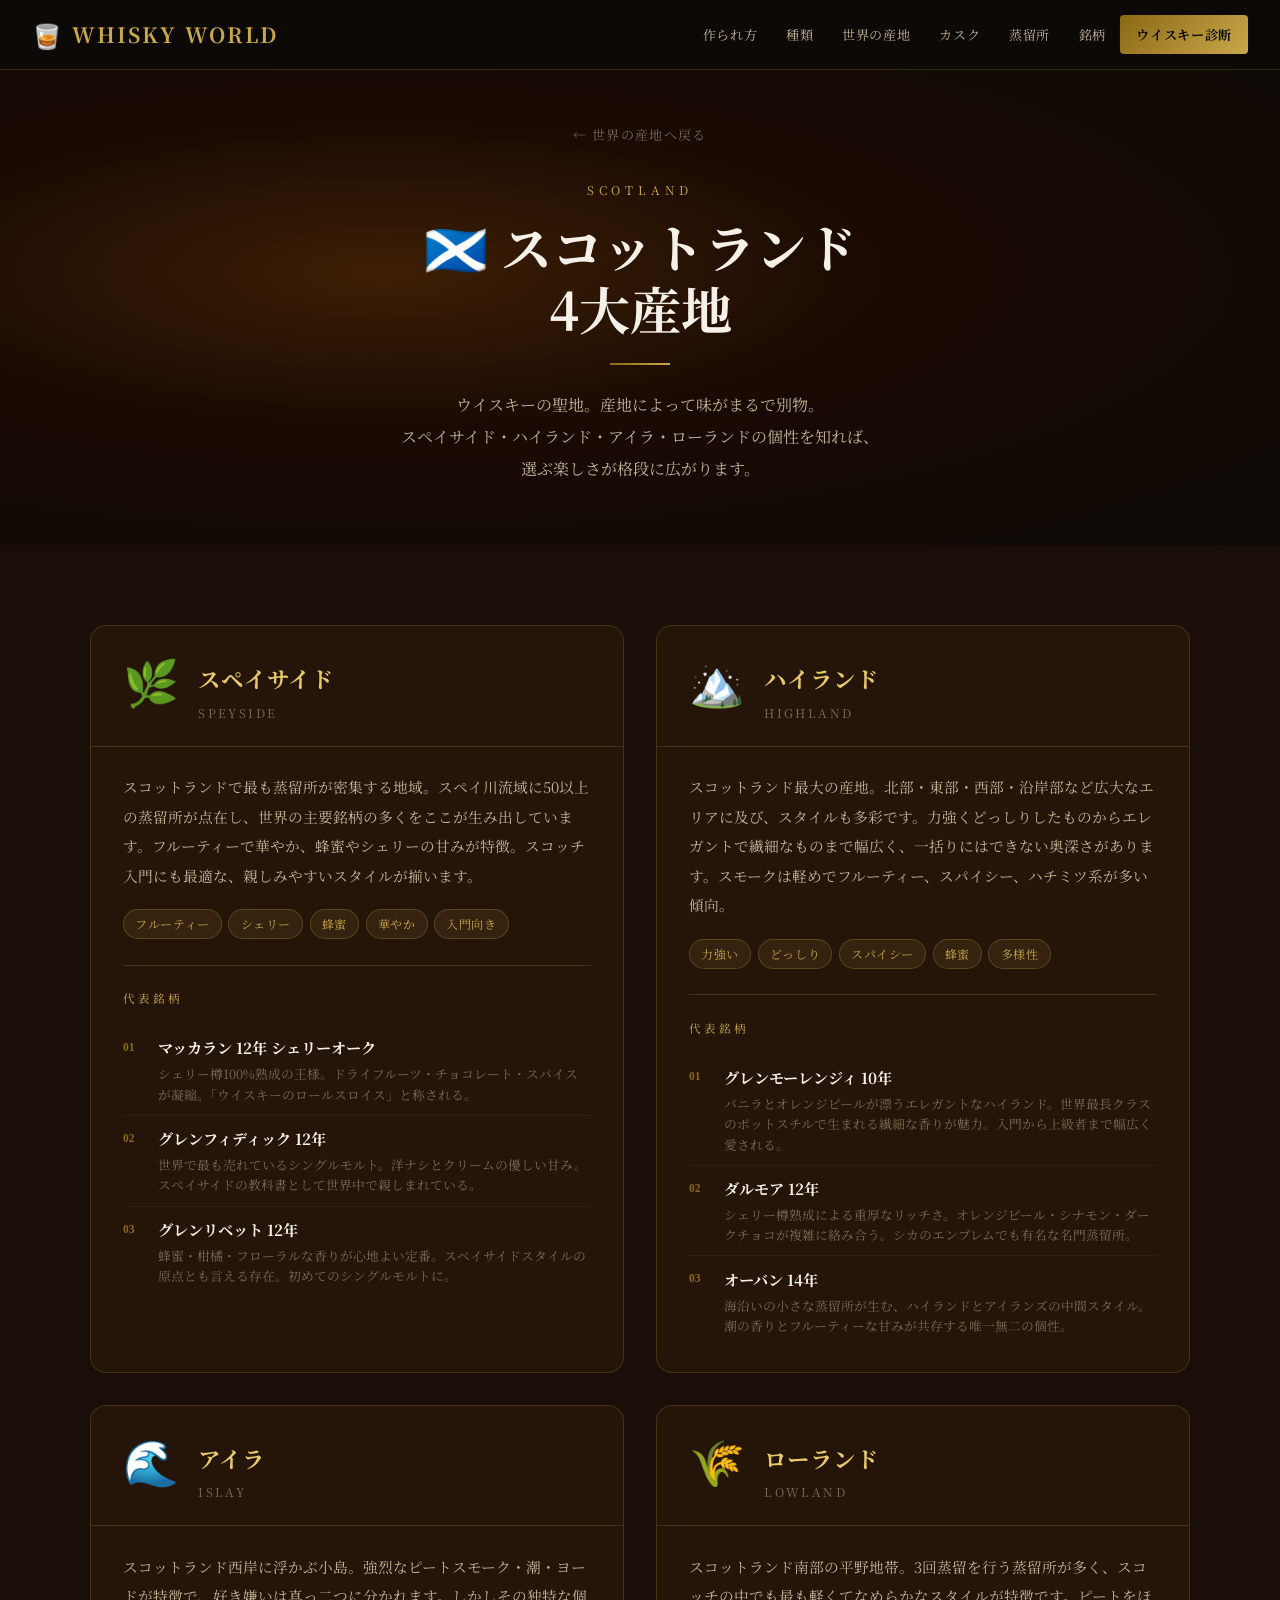
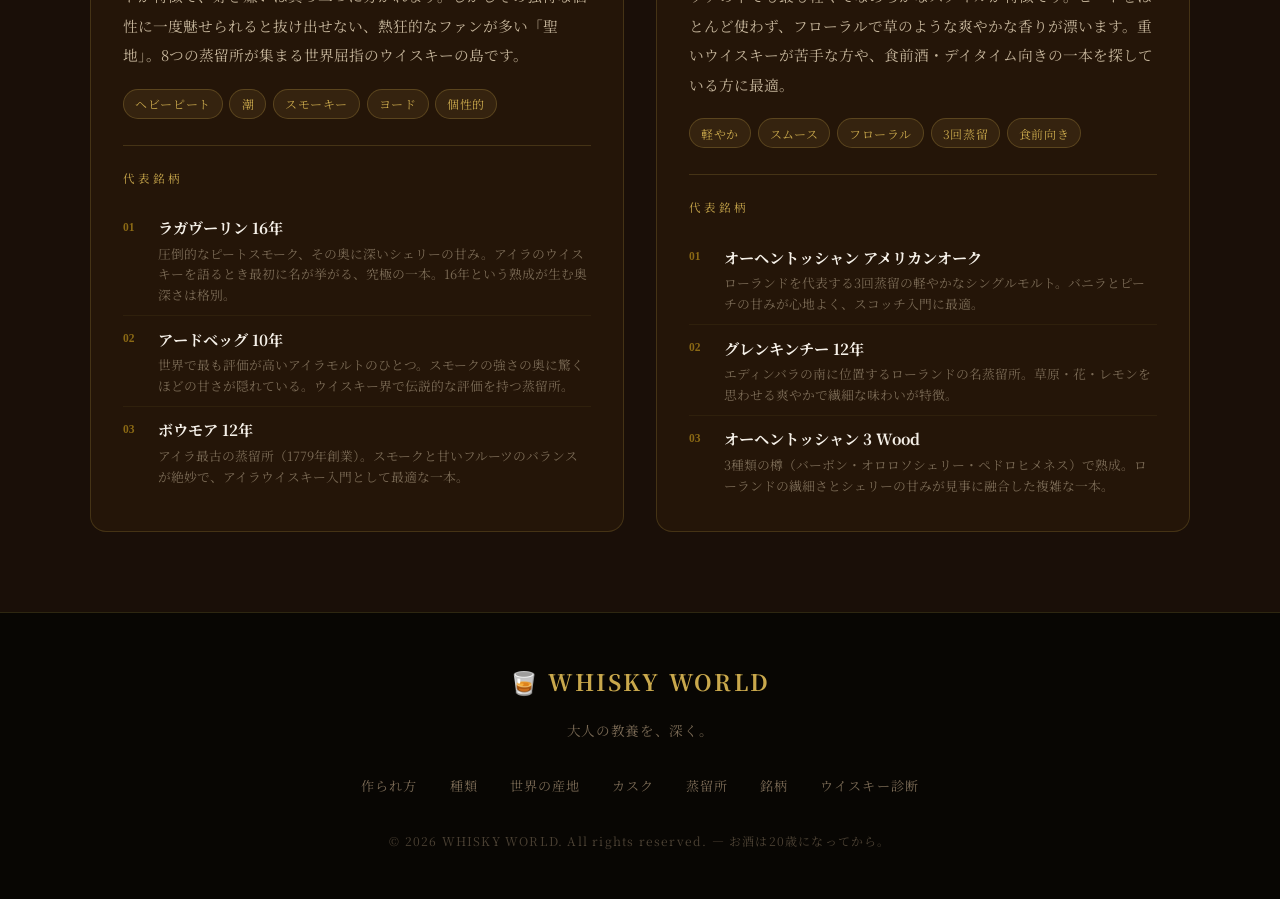
<file: scotland.html>
<!DOCTYPE html>
<html lang="ja">
<head>
  <!-- Google tag (gtag.js) -->
  <script async src="https://www.googletagmanager.com/gtag/js?id=G-9E73X9Z9LC"></script>
  <script>
    window.dataLayer = window.dataLayer || [];
    function gtag(){dataLayer.push(arguments);}
    gtag('js', new Date());
    gtag('config', 'G-9E73X9Z9LC');
  </script>
  <meta charset="UTF-8">
  <meta name="viewport" content="width=device-width, initial-scale=1.0">
  <title>スコットランドのウイスキー産地 — WHISKY WORLD</title>
  <meta name="description" content="スペイサイド・ハイランド・アイラ・ローランド。スコットランド4大産地の個性と代表銘柄を徹底解説。">
  <meta property="og:type" content="article">
  <meta property="og:title" content="スコットランドのウイスキー産地 — WHISKY WORLD">
  <meta property="og:description" content="スペイサイド・ハイランド・アイラ・ローランド。スコットランド4大産地の個性と代表銘柄を徹底解説。">
  <meta property="og:url" content="https://life-of-duck.github.io/whisky-world/scotland.html">
  <meta property="og:image" content="https://life-of-duck.github.io/whisky-world/og-image.jpg">
  <meta property="og:site_name" content="WHISKY WORLD">
  <meta name="twitter:card" content="summary_large_image">
  <meta name="twitter:image" content="https://life-of-duck.github.io/whisky-world/og-image.jpg">
  <link rel="canonical" href="https://life-of-duck.github.io/whisky-world/scotland.html">
  <link rel="preconnect" href="https://fonts.googleapis.com">
  <link rel="preconnect" href="https://fonts.gstatic.com" crossorigin>
  <link href="https://fonts.googleapis.com/css2?family=Noto+Serif+JP:wght@400;700&display=swap" rel="stylesheet">
  <link rel="stylesheet" href="style.css">
  <style>
    .region-detail-grid {
      display: grid;
      grid-template-columns: repeat(auto-fit, minmax(480px, 1fr));
      gap: 2rem;
    }
    .region-detail-card {
      background: var(--bg-card);
      border: 1px solid var(--border);
      border-radius: 16px;
      overflow: hidden;
      transition: border-color 0.3s, box-shadow 0.3s;
    }
    .region-detail-card:hover {
      border-color: rgba(201,168,76,0.45);
      box-shadow: 0 12px 40px rgba(0,0,0,0.5);
    }
    .region-detail-header {
      padding: 2rem 2rem 1.4rem;
      border-bottom: 1px solid var(--border);
      display: flex;
      align-items: flex-start;
      gap: 1.2rem;
    }
    .region-detail-flag {
      font-size: 2.8rem;
      line-height: 1;
      flex-shrink: 0;
    }
    .region-detail-meta { flex: 1; }
    .region-detail-name {
      font-size: 1.4rem;
      font-weight: 700;
      color: var(--gold-light);
      margin-bottom: 0.2rem;
      letter-spacing: 0.04em;
    }
    .region-detail-en {
      font-size: 0.75rem;
      color: var(--text-muted);
      letter-spacing: 0.2em;
      text-transform: uppercase;
    }
    .region-detail-body { padding: 1.6rem 2rem; }
    .region-detail-desc {
      color: var(--text-secondary);
      font-size: 0.92rem;
      line-height: 2;
      margin-bottom: 1.2rem;
    }
    .region-detail-tags {
      display: flex;
      flex-wrap: wrap;
      gap: 0.4rem;
      margin-bottom: 1.6rem;
    }
    .region-detail-brands {
      border-top: 1px solid var(--border);
      padding-top: 1.4rem;
    }
    .region-detail-brands-label {
      font-size: 0.72rem;
      letter-spacing: 0.25em;
      color: var(--gold);
      text-transform: uppercase;
      display: block;
      margin-bottom: 1rem;
    }
    .brand-row {
      display: grid;
      grid-template-columns: auto 1fr;
      gap: 0.5rem 1rem;
      align-items: start;
      padding: 0.6rem 0;
      border-bottom: 1px solid rgba(201,168,76,0.07);
    }
    .brand-row:last-child { border-bottom: none; }
    .brand-row-num {
      font-size: 0.72rem;
      color: var(--gold-dark);
      font-family: Georgia, serif;
      font-weight: 700;
      padding-top: 0.15rem;
      min-width: 1.2rem;
    }
    .brand-row-content {}
    .brand-row-name {
      font-size: 0.95rem;
      font-weight: 700;
      color: var(--text-primary);
      margin-bottom: 0.15rem;
    }
    .brand-row-note {
      font-size: 0.8rem;
      color: var(--text-muted);
      line-height: 1.6;
    }
    @media (max-width: 560px) {
      .region-detail-grid { grid-template-columns: 1fr; }
      .region-detail-header { padding: 1.5rem 1.4rem 1.2rem; }
      .region-detail-body { padding: 1.4rem 1.4rem; }
    }
  </style>
</head>
<body>

  <nav>
    <a href="index.html" class="nav-logo"><span>🥃</span> WHISKY WORLD</a>
    <ul class="nav-links" id="navLinks">
      <li><a href="making.html">作られ方</a></li>
      <li><a href="types.html">種類</a></li>
      <li><a href="world.html">世界の産地</a></li>
      <li><a href="cask.html">カスク</a></li>
      <li><a href="distilleries.html">蒸留所</a></li>
      <li><a href="brands.html">銘柄</a></li>
      <li><a href="index.html#diagnosis" class="nav-diagnosis">ウイスキー診断</a></li>
    </ul>
    <div class="hamburger" id="hamburger">
      <span></span><span></span><span></span>
    </div>
  </nav>

  <div class="detail-hero">
    <div class="detail-hero-inner">
      <a href="world.html" class="detail-back">← 世界の産地へ戻る</a>
      <span class="detail-eyebrow">Scotland</span>
      <h1 class="detail-title">🏴󠁧󠁢󠁳󠁣󠁴󠁿 スコットランド<br>4大産地</h1>
      <div class="divider"></div>
      <p class="detail-desc">
        ウイスキーの聖地。産地によって味がまるで別物。<br>
        スペイサイド・ハイランド・アイラ・ローランドの個性を知れば、<br>選ぶ楽しさが格段に広がります。
      </p>
    </div>
  </div>

  <div class="detail-content">
    <div class="detail-content-inner">
      <div class="region-detail-grid">

        <!-- SPEYSIDE -->
        <div class="region-detail-card">
          <div class="region-detail-header">
            <div class="region-detail-flag">🌿</div>
            <div class="region-detail-meta">
              <div class="region-detail-name">スペイサイド</div>
              <div class="region-detail-en">Speyside</div>
            </div>
          </div>
          <div class="region-detail-body">
            <p class="region-detail-desc">
              スコットランドで最も蒸留所が密集する地域。スペイ川流域に50以上の蒸留所が点在し、世界の主要銘柄の多くをここが生み出しています。フルーティーで華やか、蜂蜜やシェリーの甘みが特徴。スコッチ入門にも最適な、親しみやすいスタイルが揃います。
            </p>
            <div class="region-detail-tags">
              <span class="tag">フルーティー</span>
              <span class="tag">シェリー</span>
              <span class="tag">蜂蜜</span>
              <span class="tag">華やか</span>
              <span class="tag">入門向き</span>
            </div>
            <div class="region-detail-brands">
              <span class="region-detail-brands-label">代表銘柄</span>
              <div class="brand-row">
                <div class="brand-row-num">01</div>
                <div class="brand-row-content">
                  <div class="brand-row-name">マッカラン 12年 シェリーオーク</div>
                  <div class="brand-row-note">シェリー樽100%熟成の王様。ドライフルーツ・チョコレート・スパイスが凝縮。「ウイスキーのロールスロイス」と称される。</div>
                </div>
              </div>
              <div class="brand-row">
                <div class="brand-row-num">02</div>
                <div class="brand-row-content">
                  <div class="brand-row-name">グレンフィディック 12年</div>
                  <div class="brand-row-note">世界で最も売れているシングルモルト。洋ナシとクリームの優しい甘み。スペイサイドの教科書として世界中で親しまれている。</div>
                </div>
              </div>
              <div class="brand-row">
                <div class="brand-row-num">03</div>
                <div class="brand-row-content">
                  <div class="brand-row-name">グレンリベット 12年</div>
                  <div class="brand-row-note">蜂蜜・柑橘・フローラルな香りが心地よい定番。スペイサイドスタイルの原点とも言える存在。初めてのシングルモルトに。</div>
                </div>
              </div>
            </div>
          </div>
        </div>

        <!-- HIGHLAND -->
        <div class="region-detail-card">
          <div class="region-detail-header">
            <div class="region-detail-flag">🏔️</div>
            <div class="region-detail-meta">
              <div class="region-detail-name">ハイランド</div>
              <div class="region-detail-en">Highland</div>
            </div>
          </div>
          <div class="region-detail-body">
            <p class="region-detail-desc">
              スコットランド最大の産地。北部・東部・西部・沿岸部など広大なエリアに及び、スタイルも多彩です。力強くどっしりしたものからエレガントで繊細なものまで幅広く、一括りにはできない奥深さがあります。スモークは軽めでフルーティー、スパイシー、ハチミツ系が多い傾向。
            </p>
            <div class="region-detail-tags">
              <span class="tag">力強い</span>
              <span class="tag">どっしり</span>
              <span class="tag">スパイシー</span>
              <span class="tag">蜂蜜</span>
              <span class="tag">多様性</span>
            </div>
            <div class="region-detail-brands">
              <span class="region-detail-brands-label">代表銘柄</span>
              <div class="brand-row">
                <div class="brand-row-num">01</div>
                <div class="brand-row-content">
                  <div class="brand-row-name">グレンモーレンジィ 10年</div>
                  <div class="brand-row-note">バニラとオレンジピールが漂うエレガントなハイランド。世界最長クラスのポットスチルで生まれる繊細な香りが魅力。入門から上級者まで幅広く愛される。</div>
                </div>
              </div>
              <div class="brand-row">
                <div class="brand-row-num">02</div>
                <div class="brand-row-content">
                  <div class="brand-row-name">ダルモア 12年</div>
                  <div class="brand-row-note">シェリー樽熟成による重厚なリッチさ。オレンジピール・シナモン・ダークチョコが複雑に絡み合う。シカのエンブレムでも有名な名門蒸留所。</div>
                </div>
              </div>
              <div class="brand-row">
                <div class="brand-row-num">03</div>
                <div class="brand-row-content">
                  <div class="brand-row-name">オーバン 14年</div>
                  <div class="brand-row-note">海沿いの小さな蒸留所が生む、ハイランドとアイランズの中間スタイル。潮の香りとフルーティーな甘みが共存する唯一無二の個性。</div>
                </div>
              </div>
            </div>
          </div>
        </div>

        <!-- ISLAY -->
        <div class="region-detail-card">
          <div class="region-detail-header">
            <div class="region-detail-flag">🌊</div>
            <div class="region-detail-meta">
              <div class="region-detail-name">アイラ</div>
              <div class="region-detail-en">Islay</div>
            </div>
          </div>
          <div class="region-detail-body">
            <p class="region-detail-desc">
              スコットランド西岸に浮かぶ小島。強烈なピートスモーク・潮・ヨードが特徴で、好き嫌いは真っ二つに分かれます。しかしその独特な個性に一度魅せられると抜け出せない、熱狂的なファンが多い「聖地」。8つの蒸留所が集まる世界屈指のウイスキーの島です。
            </p>
            <div class="region-detail-tags">
              <span class="tag">ヘビーピート</span>
              <span class="tag">潮</span>
              <span class="tag">スモーキー</span>
              <span class="tag">ヨード</span>
              <span class="tag">個性的</span>
            </div>
            <div class="region-detail-brands">
              <span class="region-detail-brands-label">代表銘柄</span>
              <div class="brand-row">
                <div class="brand-row-num">01</div>
                <div class="brand-row-content">
                  <div class="brand-row-name">ラガヴーリン 16年</div>
                  <div class="brand-row-note">圧倒的なピートスモーク、その奥に深いシェリーの甘み。アイラのウイスキーを語るとき最初に名が挙がる、究極の一本。16年という熟成が生む奥深さは格別。</div>
                </div>
              </div>
              <div class="brand-row">
                <div class="brand-row-num">02</div>
                <div class="brand-row-content">
                  <div class="brand-row-name">アードベッグ 10年</div>
                  <div class="brand-row-note">世界で最も評価が高いアイラモルトのひとつ。スモークの強さの奥に驚くほどの甘さが隠れている。ウイスキー界で伝説的な評価を持つ蒸留所。</div>
                </div>
              </div>
              <div class="brand-row">
                <div class="brand-row-num">03</div>
                <div class="brand-row-content">
                  <div class="brand-row-name">ボウモア 12年</div>
                  <div class="brand-row-note">アイラ最古の蒸留所（1779年創業）。スモークと甘いフルーツのバランスが絶妙で、アイラウイスキー入門として最適な一本。</div>
                </div>
              </div>
            </div>
          </div>
        </div>

        <!-- LOWLAND -->
        <div class="region-detail-card">
          <div class="region-detail-header">
            <div class="region-detail-flag">🌾</div>
            <div class="region-detail-meta">
              <div class="region-detail-name">ローランド</div>
              <div class="region-detail-en">Lowland</div>
            </div>
          </div>
          <div class="region-detail-body">
            <p class="region-detail-desc">
              スコットランド南部の平野地帯。3回蒸留を行う蒸留所が多く、スコッチの中でも最も軽くてなめらかなスタイルが特徴です。ピートをほとんど使わず、フローラルで草のような爽やかな香りが漂います。重いウイスキーが苦手な方や、食前酒・デイタイム向きの一本を探している方に最適。
            </p>
            <div class="region-detail-tags">
              <span class="tag">軽やか</span>
              <span class="tag">スムース</span>
              <span class="tag">フローラル</span>
              <span class="tag">3回蒸留</span>
              <span class="tag">食前向き</span>
            </div>
            <div class="region-detail-brands">
              <span class="region-detail-brands-label">代表銘柄</span>
              <div class="brand-row">
                <div class="brand-row-num">01</div>
                <div class="brand-row-content">
                  <div class="brand-row-name">オーヘントッシャン アメリカンオーク</div>
                  <div class="brand-row-note">ローランドを代表する3回蒸留の軽やかなシングルモルト。バニラとピーチの甘みが心地よく、スコッチ入門に最適。</div>
                </div>
              </div>
              <div class="brand-row">
                <div class="brand-row-num">02</div>
                <div class="brand-row-content">
                  <div class="brand-row-name">グレンキンチー 12年</div>
                  <div class="brand-row-note">エディンバラの南に位置するローランドの名蒸留所。草原・花・レモンを思わせる爽やかで繊細な味わいが特徴。</div>
                </div>
              </div>
              <div class="brand-row">
                <div class="brand-row-num">03</div>
                <div class="brand-row-content">
                  <div class="brand-row-name">オーヘントッシャン 3 Wood</div>
                  <div class="brand-row-note">3種類の樽（バーボン・オロロソシェリー・ペドロヒメネス）で熟成。ローランドの繊細さとシェリーの甘みが見事に融合した複雑な一本。</div>
                </div>
              </div>
            </div>
          </div>
        </div>

      </div>
    </div>
  </div>

  <footer>
    <div class="footer-logo">🥃 WHISKY WORLD</div>
    <p class="footer-desc">大人の教養を、深く。</p>
    <div class="footer-links">
      <a href="making.html">作られ方</a>
      <a href="types.html">種類</a>
      <a href="world.html">世界の産地</a>
      <a href="cask.html">カスク</a>
      <a href="distilleries.html">蒸留所</a>
      <a href="brands.html">銘柄</a>
      <a href="index.html#diagnosis">ウイスキー診断</a>
    </div>
    <p class="footer-copy">© 2026 WHISKY WORLD. All rights reserved. — お酒は20歳になってから。</p>
  </footer>

  <script>
    const hamburger = document.getElementById('hamburger');
    const navLinks = document.getElementById('navLinks');
    hamburger.addEventListener('click', () => navLinks.classList.toggle('open'));
    document.querySelectorAll('.nav-links a').forEach(a => a.addEventListener('click', () => navLinks.classList.remove('open')));

    const observer = new IntersectionObserver((entries) => {
      entries.forEach(entry => {
        if (entry.isIntersecting) { entry.target.classList.add('visible'); observer.unobserve(entry.target); }
      });
    }, { threshold: 0.08 });
    document.querySelectorAll('.region-detail-card').forEach((el, i) => {
      el.style.transitionDelay = `${i * 80}ms`;
      el.classList.add('fade-up');
      observer.observe(el);
    });
    const cur = location.pathname.split('/').pop();
    document.querySelectorAll('.nav-links a').forEach(a => { if (a.getAttribute('href') === cur) a.classList.add('nav-active'); });
  </script>
</body>
</html>
</file>
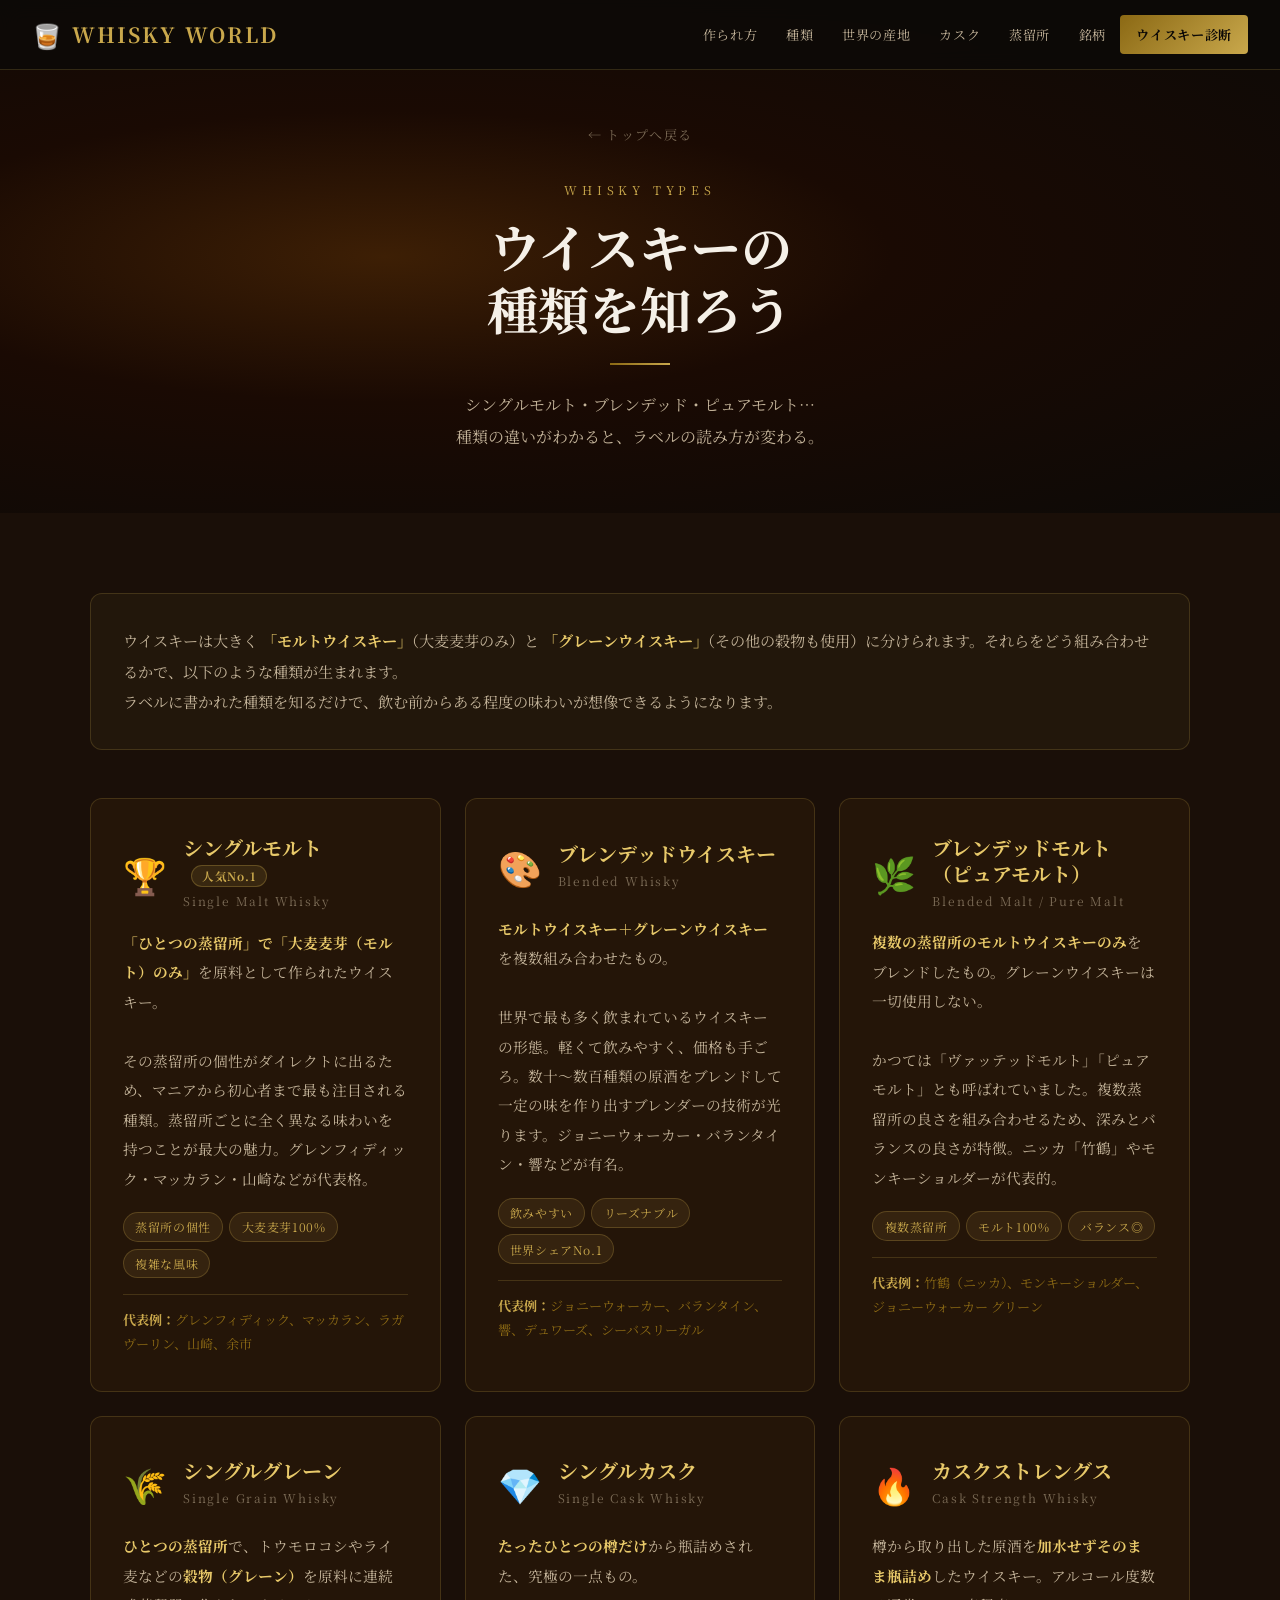
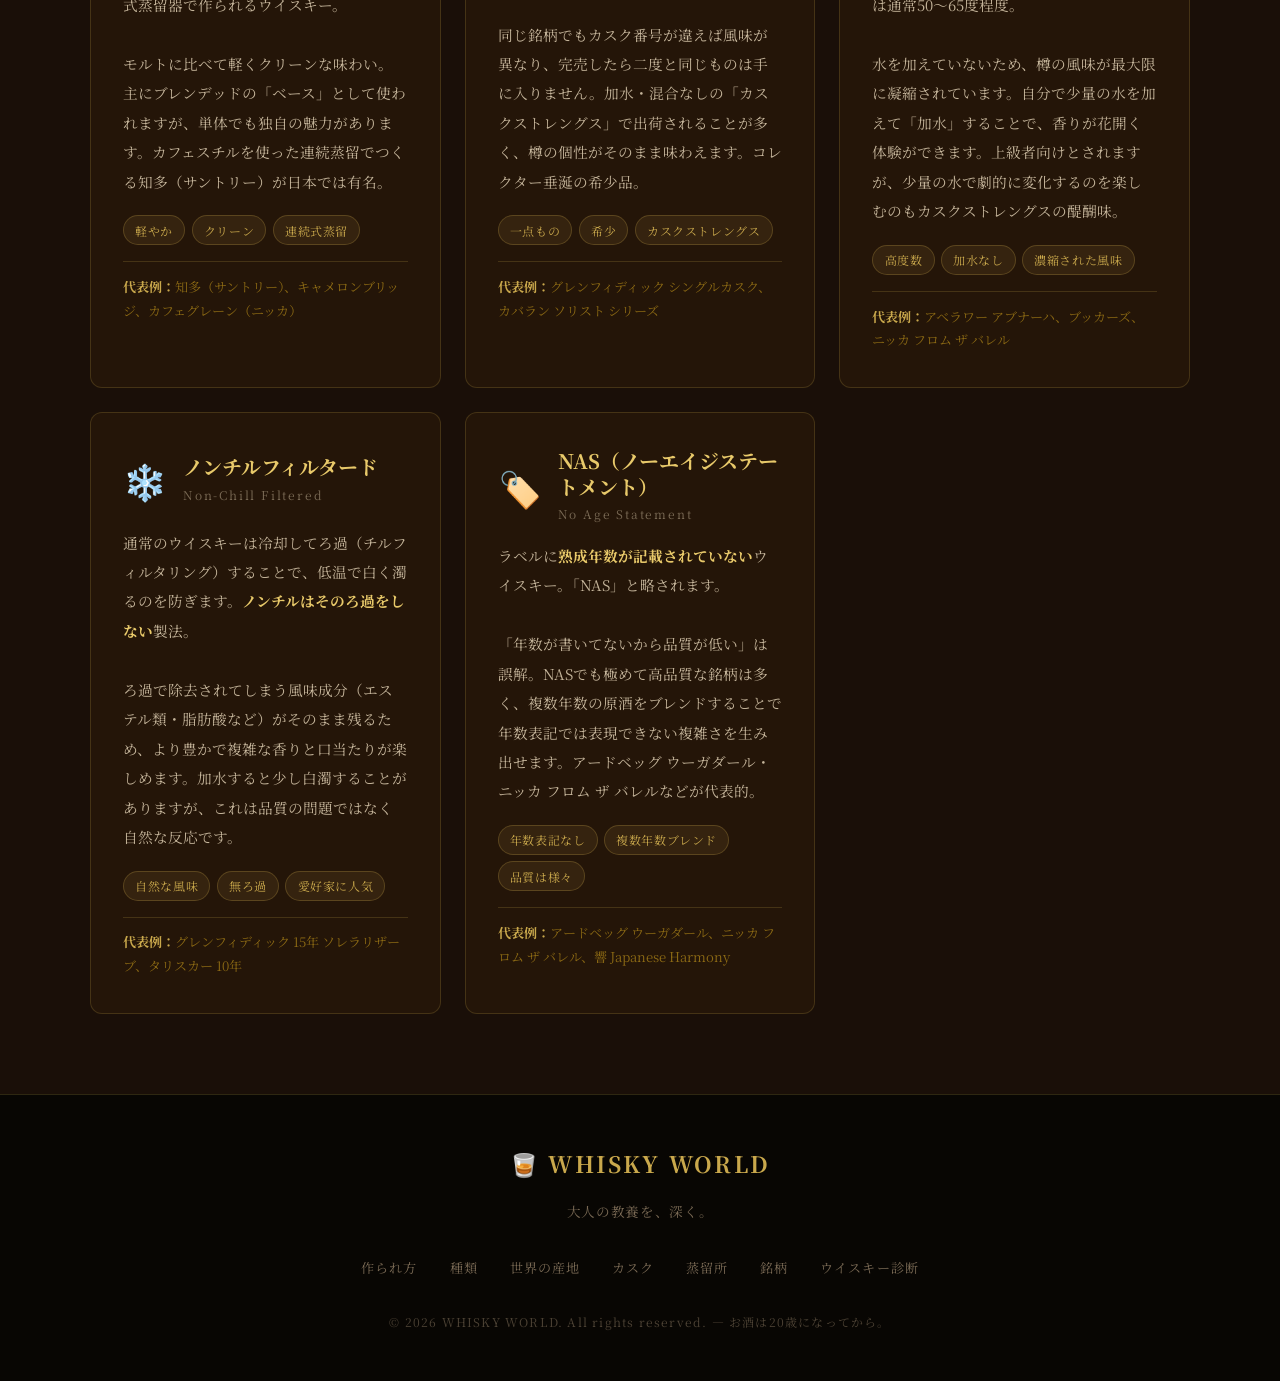
<file: types.html>
<!DOCTYPE html>
<html lang="ja">
<head>
  <!-- Google tag (gtag.js) -->
  <script async src="https://www.googletagmanager.com/gtag/js?id=G-9E73X9Z9LC"></script>
  <script>
    window.dataLayer = window.dataLayer || [];
    function gtag(){dataLayer.push(arguments);}
    gtag('js', new Date());
    gtag('config', 'G-9E73X9Z9LC');
  </script>
  <meta charset="UTF-8">
  <meta name="viewport" content="width=device-width, initial-scale=1.0">
  <title>ウイスキーの種類 — WHISKY WORLD</title>
  <meta name="description" content="シングルモルト・ブレンデッド・グレーン…ウイスキーの種類の違いをわかりやすく解説。ラベルの読み方が変わります。">
  <meta property="og:type" content="article">
  <meta property="og:title" content="ウイスキーの種類 — WHISKY WORLD">
  <meta property="og:description" content="シングルモルト・ブレンデッド・グレーン…ウイスキーの種類の違いをわかりやすく解説。ラベルの読み方が変わります。">
  <meta property="og:url" content="https://life-of-duck.github.io/whisky-world/types.html">
  <meta property="og:image" content="https://life-of-duck.github.io/whisky-world/og-image.jpg">
  <meta property="og:site_name" content="WHISKY WORLD">
  <meta name="twitter:card" content="summary_large_image">
  <meta name="twitter:image" content="https://life-of-duck.github.io/whisky-world/og-image.jpg">
  <link rel="canonical" href="https://life-of-duck.github.io/whisky-world/types.html">
  <link rel="preconnect" href="https://fonts.googleapis.com">
  <link rel="preconnect" href="https://fonts.gstatic.com" crossorigin>
  <link href="https://fonts.googleapis.com/css2?family=Noto+Serif+JP:wght@400;700&display=swap" rel="stylesheet">
  <link rel="stylesheet" href="style.css">
  <style>
    .type-card {
      background: var(--bg-card);
      border: 1px solid var(--border);
      border-radius: 12px;
      padding: 2.2rem 2rem;
      transition: all 0.3s;
    }
    .type-card:hover {
      border-color: var(--gold-dark);
      background: var(--bg-card-hover);
      transform: translateY(-4px);
      box-shadow: var(--shadow);
    }
    .type-header {
      display: flex;
      align-items: center;
      gap: 1rem;
      margin-bottom: 1rem;
    }
    .type-icon {
      font-size: 2.2rem;
      flex-shrink: 0;
    }
    .type-name {
      font-size: 1.25rem;
      font-weight: 700;
      color: var(--gold-light);
      line-height: 1.3;
    }
    .type-name-en {
      font-size: 0.75rem;
      color: var(--text-muted);
      letter-spacing: 0.15em;
      display: block;
      margin-top: 0.2rem;
    }
    .type-desc {
      color: var(--text-secondary);
      font-size: 0.92rem;
      line-height: 2;
      margin-bottom: 1.2rem;
    }
    .type-example {
      font-size: 0.82rem;
      color: var(--gold-dark);
      border-top: 1px solid var(--border);
      padding-top: 0.8rem;
    }
    .type-example strong {
      color: var(--gold);
    }
    .type-beginner {
      display: inline-block;
      background: rgba(201, 168, 76, 0.12);
      border: 1px solid rgba(201, 168, 76, 0.3);
      color: var(--gold);
      font-size: 0.72rem;
      padding: 0.15rem 0.6rem;
      border-radius: 100px;
      letter-spacing: 0.08em;
      margin-left: 0.5rem;
      vertical-align: middle;
    }
    .types-intro {
      background: rgba(201, 168, 76, 0.05);
      border: 1px solid var(--border);
      border-radius: 12px;
      padding: 2rem;
      margin-bottom: 3rem;
      color: var(--text-secondary);
      font-size: 0.95rem;
      line-height: 2;
    }
    .types-intro strong {
      color: var(--gold-light);
    }
  </style>
</head>
<body>

  <nav>
    <a href="index.html" class="nav-logo"><span>🥃</span> WHISKY WORLD</a>
    <ul class="nav-links" id="navLinks">
      <li><a href="making.html">作られ方</a></li>
      <li><a href="types.html">種類</a></li>
      <li><a href="world.html">世界の産地</a></li>
      <li><a href="cask.html">カスク</a></li>
      <li><a href="distilleries.html">蒸留所</a></li>
      <li><a href="brands.html">銘柄</a></li>
      <li><a href="index.html#diagnosis" class="nav-diagnosis">ウイスキー診断</a></li>
    </ul>
    <div class="hamburger" id="hamburger">
      <span></span><span></span><span></span>
    </div>
  </nav>

  <div class="detail-hero">
    <div class="detail-hero-inner">
      <a href="index.html" class="detail-back">← トップへ戻る</a>
      <span class="detail-eyebrow">Whisky Types</span>
      <h1 class="detail-title">ウイスキーの<br>種類を知ろう</h1>
      <div class="divider"></div>
      <p class="detail-desc">
        シングルモルト・ブレンデッド・ピュアモルト…<br>
        種類の違いがわかると、ラベルの読み方が変わる。
      </p>
    </div>
  </div>

  <div class="detail-content">
    <div class="detail-content-inner">

      <div class="types-intro">
        ウイスキーは大きく <strong>「モルトウイスキー」</strong>（大麦麦芽のみ）と <strong>「グレーンウイスキー」</strong>（その他の穀物も使用）に分けられます。それらをどう組み合わせるかで、以下のような種類が生まれます。<br>ラベルに書かれた種類を知るだけで、飲む前からある程度の味わいが想像できるようになります。
      </div>

      <div class="steps-grid">

        <div class="type-card">
          <div class="type-header">
            <span class="type-icon">🏆</span>
            <div>
              <div class="type-name">
                シングルモルト
                <span class="type-beginner">人気No.1</span>
              </div>
              <span class="type-name-en">Single Malt Whisky</span>
            </div>
          </div>
          <p class="type-desc">
            <strong style="color:var(--gold-light)">「ひとつの蒸留所」で「大麦麦芽（モルト）のみ」</strong>を原料として作られたウイスキー。<br><br>
            その蒸留所の個性がダイレクトに出るため、マニアから初心者まで最も注目される種類。蒸留所ごとに全く異なる味わいを持つことが最大の魅力。グレンフィディック・マッカラン・山崎などが代表格。
          </p>
          <div class="region-tags" style="margin-bottom:1rem">
            <span class="tag">蒸留所の個性</span>
            <span class="tag">大麦麦芽100%</span>
            <span class="tag">複雑な風味</span>
          </div>
          <p class="type-example"><strong>代表例：</strong>グレンフィディック、マッカラン、ラガヴーリン、山崎、余市</p>
        </div>

        <div class="type-card">
          <div class="type-header">
            <span class="type-icon">🎨</span>
            <div>
              <div class="type-name">ブレンデッドウイスキー</div>
              <span class="type-name-en">Blended Whisky</span>
            </div>
          </div>
          <p class="type-desc">
            <strong style="color:var(--gold-light)">モルトウイスキー＋グレーンウイスキー</strong>を複数組み合わせたもの。<br><br>
            世界で最も多く飲まれているウイスキーの形態。軽くて飲みやすく、価格も手ごろ。数十〜数百種類の原酒をブレンドして一定の味を作り出すブレンダーの技術が光ります。ジョニーウォーカー・バランタイン・響などが有名。
          </p>
          <div class="region-tags" style="margin-bottom:1rem">
            <span class="tag">飲みやすい</span>
            <span class="tag">リーズナブル</span>
            <span class="tag">世界シェアNo.1</span>
          </div>
          <p class="type-example"><strong>代表例：</strong>ジョニーウォーカー、バランタイン、響、デュワーズ、シーバスリーガル</p>
        </div>

        <div class="type-card">
          <div class="type-header">
            <span class="type-icon">🌿</span>
            <div>
              <div class="type-name">ブレンデッドモルト<br>（ピュアモルト）</div>
              <span class="type-name-en">Blended Malt / Pure Malt</span>
            </div>
          </div>
          <p class="type-desc">
            <strong style="color:var(--gold-light)">複数の蒸留所のモルトウイスキーのみ</strong>をブレンドしたもの。グレーンウイスキーは一切使用しない。<br><br>
            かつては「ヴァッテッドモルト」「ピュアモルト」とも呼ばれていました。複数蒸留所の良さを組み合わせるため、深みとバランスの良さが特徴。ニッカ「竹鶴」やモンキーショルダーが代表的。
          </p>
          <div class="region-tags" style="margin-bottom:1rem">
            <span class="tag">複数蒸留所</span>
            <span class="tag">モルト100%</span>
            <span class="tag">バランス◎</span>
          </div>
          <p class="type-example"><strong>代表例：</strong>竹鶴（ニッカ）、モンキーショルダー、ジョニーウォーカー グリーン</p>
        </div>

        <div class="type-card">
          <div class="type-header">
            <span class="type-icon">🌾</span>
            <div>
              <div class="type-name">シングルグレーン</div>
              <span class="type-name-en">Single Grain Whisky</span>
            </div>
          </div>
          <p class="type-desc">
            <strong style="color:var(--gold-light)">ひとつの蒸留所</strong>で、トウモロコシやライ麦などの<strong style="color:var(--gold-light)">穀物（グレーン）</strong>を原料に連続式蒸留器で作られるウイスキー。<br><br>
            モルトに比べて軽くクリーンな味わい。主にブレンデッドの「ベース」として使われますが、単体でも独自の魅力があります。カフェスチルを使った連続蒸留でつくる知多（サントリー）が日本では有名。
          </p>
          <div class="region-tags" style="margin-bottom:1rem">
            <span class="tag">軽やか</span>
            <span class="tag">クリーン</span>
            <span class="tag">連続式蒸留</span>
          </div>
          <p class="type-example"><strong>代表例：</strong>知多（サントリー）、キャメロンブリッジ、カフェグレーン（ニッカ）</p>
        </div>

        <div class="type-card">
          <div class="type-header">
            <span class="type-icon">💎</span>
            <div>
              <div class="type-name">シングルカスク</div>
              <span class="type-name-en">Single Cask Whisky</span>
            </div>
          </div>
          <p class="type-desc">
            <strong style="color:var(--gold-light)">たったひとつの樽だけ</strong>から瓶詰めされた、究極の一点もの。<br><br>
            同じ銘柄でもカスク番号が違えば風味が異なり、完売したら二度と同じものは手に入りません。加水・混合なしの「カスクストレングス」で出荷されることが多く、樽の個性がそのまま味わえます。コレクター垂涎の希少品。
          </p>
          <div class="region-tags" style="margin-bottom:1rem">
            <span class="tag">一点もの</span>
            <span class="tag">希少</span>
            <span class="tag">カスクストレングス</span>
          </div>
          <p class="type-example"><strong>代表例：</strong>グレンフィディック シングルカスク、カバラン ソリスト シリーズ</p>
        </div>

        <div class="type-card">
          <div class="type-header">
            <span class="type-icon">🔥</span>
            <div>
              <div class="type-name">カスクストレングス</div>
              <span class="type-name-en">Cask Strength Whisky</span>
            </div>
          </div>
          <p class="type-desc">
            樽から取り出した原酒を<strong style="color:var(--gold-light)">加水せずそのまま瓶詰め</strong>したウイスキー。アルコール度数は通常50〜65度程度。<br><br>
            水を加えていないため、樽の風味が最大限に凝縮されています。自分で少量の水を加えて「加水」することで、香りが花開く体験ができます。上級者向けとされますが、少量の水で劇的に変化するのを楽しむのもカスクストレングスの醍醐味。
          </p>
          <div class="region-tags" style="margin-bottom:1rem">
            <span class="tag">高度数</span>
            <span class="tag">加水なし</span>
            <span class="tag">濃縮された風味</span>
          </div>
          <p class="type-example"><strong>代表例：</strong>アベラワー アブナーハ、ブッカーズ、ニッカ フロム ザ バレル</p>
        </div>

        <div class="type-card">
          <div class="type-header">
            <span class="type-icon">❄️</span>
            <div>
              <div class="type-name">ノンチルフィルタード</div>
              <span class="type-name-en">Non-Chill Filtered</span>
            </div>
          </div>
          <p class="type-desc">
            通常のウイスキーは冷却してろ過（チルフィルタリング）することで、低温で白く濁るのを防ぎます。<strong style="color:var(--gold-light)">ノンチルはそのろ過をしない</strong>製法。<br><br>
            ろ過で除去されてしまう風味成分（エステル類・脂肪酸など）がそのまま残るため、より豊かで複雑な香りと口当たりが楽しめます。加水すると少し白濁することがありますが、これは品質の問題ではなく自然な反応です。
          </p>
          <div class="region-tags" style="margin-bottom:1rem">
            <span class="tag">自然な風味</span>
            <span class="tag">無ろ過</span>
            <span class="tag">愛好家に人気</span>
          </div>
          <p class="type-example"><strong>代表例：</strong>グレンフィディック 15年 ソレラリザーブ、タリスカー 10年</p>
        </div>

        <div class="type-card">
          <div class="type-header">
            <span class="type-icon">🏷️</span>
            <div>
              <div class="type-name">NAS（ノーエイジステートメント）</div>
              <span class="type-name-en">No Age Statement</span>
            </div>
          </div>
          <p class="type-desc">
            ラベルに<strong style="color:var(--gold-light)">熟成年数が記載されていない</strong>ウイスキー。「NAS」と略されます。<br><br>
            「年数が書いてないから品質が低い」は誤解。NASでも極めて高品質な銘柄は多く、複数年数の原酒をブレンドすることで年数表記では表現できない複雑さを生み出せます。アードベッグ ウーガダール・ニッカ フロム ザ バレルなどが代表的。
          </p>
          <div class="region-tags" style="margin-bottom:1rem">
            <span class="tag">年数表記なし</span>
            <span class="tag">複数年数ブレンド</span>
            <span class="tag">品質は様々</span>
          </div>
          <p class="type-example"><strong>代表例：</strong>アードベッグ ウーガダール、ニッカ フロム ザ バレル、響 Japanese Harmony</p>
        </div>

      </div>
    </div>
  </div>

  <footer>
    <div class="footer-logo">🥃 WHISKY WORLD</div>
    <p class="footer-desc">大人の教養を、深く。</p>
    <div class="footer-links">
      <a href="making.html">作られ方</a>
      <a href="types.html">種類</a>
      <a href="world.html">世界の産地</a>
      <a href="cask.html">カスク</a>
      <a href="distilleries.html">蒸留所</a>
      <a href="brands.html">銘柄</a>
      <a href="index.html#diagnosis">ウイスキー診断</a>
    </div>
    <p class="footer-copy">© 2026 WHISKY WORLD. All rights reserved. — お酒は20歳になってから。</p>
  </footer>

  <script>
    const hamburger = document.getElementById('hamburger');
    const navLinks = document.getElementById('navLinks');
    hamburger.addEventListener('click', () => navLinks.classList.toggle('open'));
    document.querySelectorAll('.nav-links a').forEach(a => a.addEventListener('click', () => navLinks.classList.remove('open')));

    const observer = new IntersectionObserver((entries) => {
      entries.forEach(entry => {
        if (entry.isIntersecting) {
          entry.target.style.opacity = '1';
          entry.target.style.transform = 'translateY(0)';
        }
      });
    }, { threshold: 0.1 });
    document.querySelectorAll('.type-card').forEach(el => {
      el.style.opacity = '0';
      el.style.transform = 'translateY(20px)';
      el.style.transition = 'opacity 0.5s ease, transform 0.5s ease';
      observer.observe(el);
    });
  </script>
</body>
</html>
</file>
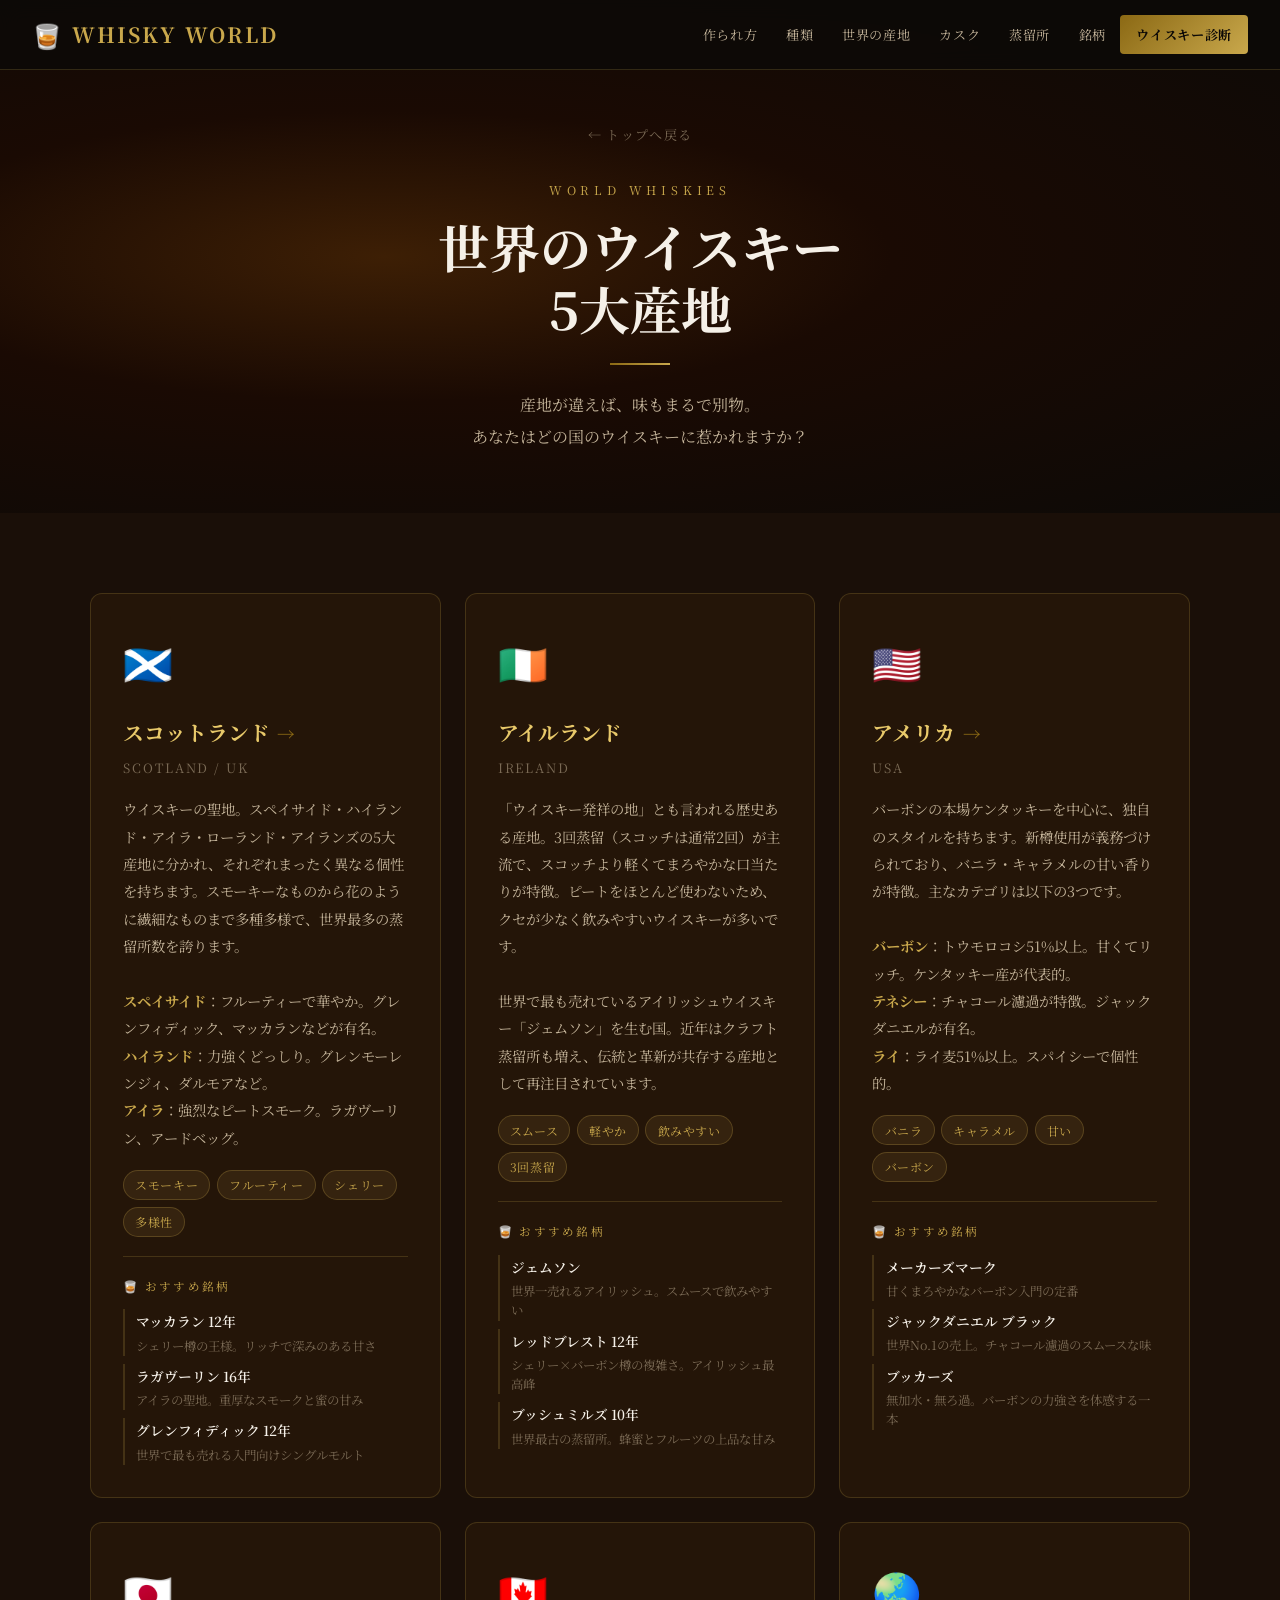
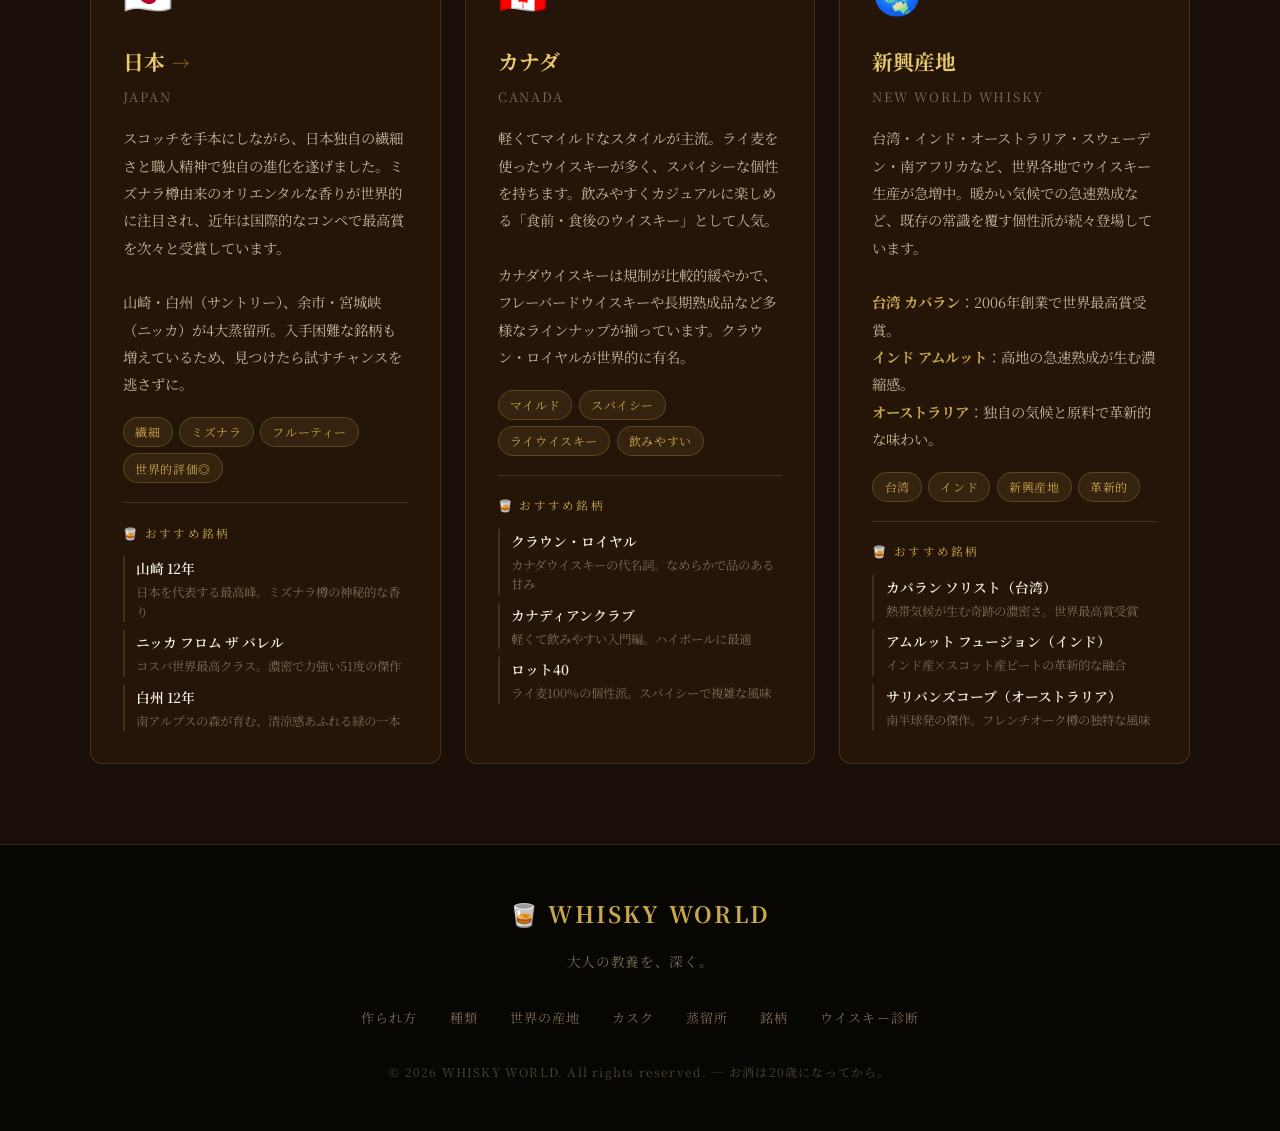
<file: world.html>
<!DOCTYPE html>
<html lang="ja">
<head>
  <!-- Google tag (gtag.js) -->
  <script async src="https://www.googletagmanager.com/gtag/js?id=G-9E73X9Z9LC"></script>
  <script>
    window.dataLayer = window.dataLayer || [];
    function gtag(){dataLayer.push(arguments);}
    gtag('js', new Date());
    gtag('config', 'G-9E73X9Z9LC');
  </script>
  <meta charset="UTF-8">
  <meta name="viewport" content="width=device-width, initial-scale=1.0">
  <title>世界のウイスキー産地 — WHISKY WORLD</title>
  <meta name="description" content="スコットランド・アイルランド・アメリカ・日本・カナダ…5大産地と新興国の個性をまとめて解説。産地が違えば味もまるで別物。">
  <meta property="og:type" content="article">
  <meta property="og:title" content="世界のウイスキー産地 — WHISKY WORLD">
  <meta property="og:description" content="スコットランド・アイルランド・アメリカ・日本・カナダ…5大産地と新興国の個性をまとめて解説。">
  <meta property="og:url" content="https://life-of-duck.github.io/whisky-world/world.html">
  <meta property="og:image" content="https://life-of-duck.github.io/whisky-world/og-image.jpg">
  <meta property="og:site_name" content="WHISKY WORLD">
  <meta name="twitter:card" content="summary_large_image">
  <meta name="twitter:image" content="https://life-of-duck.github.io/whisky-world/og-image.jpg">
  <link rel="canonical" href="https://life-of-duck.github.io/whisky-world/world.html">
  <link rel="preconnect" href="https://fonts.googleapis.com">
  <link rel="preconnect" href="https://fonts.gstatic.com" crossorigin>
  <link href="https://fonts.googleapis.com/css2?family=Noto+Serif+JP:wght@400;700&display=swap" rel="stylesheet">
  <link rel="stylesheet" href="style.css">
</head>
<body>

  <nav>
    <a href="index.html" class="nav-logo"><span>🥃</span> WHISKY WORLD</a>
        <ul class="nav-links" id="navLinks">
      <li><a href="making.html">作られ方</a></li>
      <li><a href="types.html">種類</a></li>
      <li><a href="world.html">世界の産地</a></li>
      <li><a href="cask.html">カスク</a></li>
      <li><a href="distilleries.html">蒸留所</a></li>
      <li><a href="brands.html">銘柄</a></li>
      <li><a href="index.html#diagnosis" class="nav-diagnosis">ウイスキー診断</a></li>
    </ul>
    <div class="hamburger" id="hamburger">
      <span></span><span></span><span></span>
    </div>
  </nav>

  <div class="detail-hero">
    <div class="detail-hero-inner">
      <a href="index.html" class="detail-back">← トップへ戻る</a>
      <span class="detail-eyebrow">World Whiskies</span>
      <h1 class="detail-title">世界のウイスキー<br>5大産地</h1>
      <div class="divider"></div>
      <p class="detail-desc">
        産地が違えば、味もまるで別物。<br>
        あなたはどの国のウイスキーに惹かれますか？
      </p>
    </div>
  </div>

  <div class="detail-content">
    <div class="detail-content-inner">
      <div class="regions-grid">

        <a href="scotland.html" class="region-card region-card-link">
          <div class="region-flag">🏴󠁧󠁢󠁳󠁣󠁴󠁿</div>
          <h3 class="region-name">スコットランド</h3>
          <p class="region-origin">SCOTLAND / UK</p>
          <p class="region-desc">
            ウイスキーの聖地。スペイサイド・ハイランド・アイラ・ローランド・アイランズの5大産地に分かれ、それぞれまったく異なる個性を持ちます。スモーキーなものから花のように繊細なものまで多種多様で、世界最多の蒸留所数を誇ります。<br><br>
            <strong style="color: var(--gold)">スペイサイド</strong>：フルーティーで華やか。グレンフィディック、マッカランなどが有名。<br>
            <strong style="color: var(--gold)">ハイランド</strong>：力強くどっしり。グレンモーレンジィ、ダルモアなど。<br>
            <strong style="color: var(--gold)">アイラ</strong>：強烈なピートスモーク。ラガヴーリン、アードベッグ。
          </p>
          <div class="region-tags">
            <span class="tag">スモーキー</span>
            <span class="tag">フルーティー</span>
            <span class="tag">シェリー</span>
            <span class="tag">多様性</span>
          </div>
          <div class="region-brands">
            <span class="region-brands-label">🥃 おすすめ銘柄</span>
            <div class="region-brand-list">
              <div class="region-brand-item">
                <span class="region-brand-name">マッカラン 12年</span>
                <span class="region-brand-note">シェリー樽の王様。リッチで深みのある甘さ</span>
              </div>
              <div class="region-brand-item">
                <span class="region-brand-name">ラガヴーリン 16年</span>
                <span class="region-brand-note">アイラの聖地。重厚なスモークと蜜の甘み</span>
              </div>
              <div class="region-brand-item">
                <span class="region-brand-name">グレンフィディック 12年</span>
                <span class="region-brand-note">世界で最も売れる入門向けシングルモルト</span>
              </div>
            </div>
          </div>
        </a>

        <div class="region-card">
          <div class="region-flag">🇮🇪</div>
          <h3 class="region-name">アイルランド</h3>
          <p class="region-origin">IRELAND</p>
          <p class="region-desc">
            「ウイスキー発祥の地」とも言われる歴史ある産地。3回蒸留（スコッチは通常2回）が主流で、スコッチより軽くてまろやかな口当たりが特徴。ピートをほとんど使わないため、クセが少なく飲みやすいウイスキーが多いです。<br><br>
            世界で最も売れているアイリッシュウイスキー「ジェムソン」を生む国。近年はクラフト蒸留所も増え、伝統と革新が共存する産地として再注目されています。
          </p>
          <div class="region-tags">
            <span class="tag">スムース</span>
            <span class="tag">軽やか</span>
            <span class="tag">飲みやすい</span>
            <span class="tag">3回蒸留</span>
          </div>
          <div class="region-brands">
            <span class="region-brands-label">🥃 おすすめ銘柄</span>
            <div class="region-brand-list">
              <div class="region-brand-item">
                <span class="region-brand-name">ジェムソン</span>
                <span class="region-brand-note">世界一売れるアイリッシュ。スムースで飲みやすい</span>
              </div>
              <div class="region-brand-item">
                <span class="region-brand-name">レッドブレスト 12年</span>
                <span class="region-brand-note">シェリー×バーボン樽の複雑さ。アイリッシュ最高峰</span>
              </div>
              <div class="region-brand-item">
                <span class="region-brand-name">ブッシュミルズ 10年</span>
                <span class="region-brand-note">世界最古の蒸留所。蜂蜜とフルーツの上品な甘み</span>
              </div>
            </div>
          </div>
        </div>

        <a href="america.html" class="region-card region-card-link">
          <div class="region-flag">🇺🇸</div>
          <h3 class="region-name">アメリカ</h3>
          <p class="region-origin">USA</p>
          <p class="region-desc">
            バーボンの本場ケンタッキーを中心に、独自のスタイルを持ちます。新樽使用が義務づけられており、バニラ・キャラメルの甘い香りが特徴。主なカテゴリは以下の3つです。<br><br>
            <strong style="color: var(--gold)">バーボン</strong>：トウモロコシ51%以上。甘くてリッチ。ケンタッキー産が代表的。<br>
            <strong style="color: var(--gold)">テネシー</strong>：チャコール濾過が特徴。ジャックダニエルが有名。<br>
            <strong style="color: var(--gold)">ライ</strong>：ライ麦51%以上。スパイシーで個性的。
          </p>
          <div class="region-tags">
            <span class="tag">バニラ</span>
            <span class="tag">キャラメル</span>
            <span class="tag">甘い</span>
            <span class="tag">バーボン</span>
          </div>
          <div class="region-brands">
            <span class="region-brands-label">🥃 おすすめ銘柄</span>
            <div class="region-brand-list">
              <div class="region-brand-item">
                <span class="region-brand-name">メーカーズマーク</span>
                <span class="region-brand-note">甘くまろやかなバーボン入門の定番</span>
              </div>
              <div class="region-brand-item">
                <span class="region-brand-name">ジャックダニエル ブラック</span>
                <span class="region-brand-note">世界No.1の売上。チャコール濾過のスムースな味</span>
              </div>
              <div class="region-brand-item">
                <span class="region-brand-name">ブッカーズ</span>
                <span class="region-brand-note">無加水・無ろ過。バーボンの力強さを体感する一本</span>
              </div>
            </div>
          </div>
        </a>

        <a href="japan.html" class="region-card region-card-link">
          <div class="region-flag">🇯🇵</div>
          <h3 class="region-name">日本</h3>
          <p class="region-origin">JAPAN</p>
          <p class="region-desc">
            スコッチを手本にしながら、日本独自の繊細さと職人精神で独自の進化を遂げました。ミズナラ樽由来のオリエンタルな香りが世界的に注目され、近年は国際的なコンペで最高賞を次々と受賞しています。<br><br>
            山崎・白州（サントリー）、余市・宮城峡（ニッカ）が4大蒸留所。入手困難な銘柄も増えているため、見つけたら試すチャンスを逃さずに。
          </p>
          <div class="region-tags">
            <span class="tag">繊細</span>
            <span class="tag">ミズナラ</span>
            <span class="tag">フルーティー</span>
            <span class="tag">世界的評価◎</span>
          </div>
          <div class="region-brands">
            <span class="region-brands-label">🥃 おすすめ銘柄</span>
            <div class="region-brand-list">
              <div class="region-brand-item">
                <span class="region-brand-name">山崎 12年</span>
                <span class="region-brand-note">日本を代表する最高峰。ミズナラ樽の神秘的な香り</span>
              </div>
              <div class="region-brand-item">
                <span class="region-brand-name">ニッカ フロム ザ バレル</span>
                <span class="region-brand-note">コスパ世界最高クラス。濃密で力強い51度の傑作</span>
              </div>
              <div class="region-brand-item">
                <span class="region-brand-name">白州 12年</span>
                <span class="region-brand-note">南アルプスの森が育む、清涼感あふれる緑の一本</span>
              </div>
            </div>
          </div>
        </a>

        <div class="region-card">
          <div class="region-flag">🇨🇦</div>
          <h3 class="region-name">カナダ</h3>
          <p class="region-origin">CANADA</p>
          <p class="region-desc">
            軽くてマイルドなスタイルが主流。ライ麦を使ったウイスキーが多く、スパイシーな個性を持ちます。飲みやすくカジュアルに楽しめる「食前・食後のウイスキー」として人気。<br><br>
            カナダウイスキーは規制が比較的緩やかで、フレーバードウイスキーや長期熟成品など多様なラインナップが揃っています。クラウン・ロイヤルが世界的に有名。
          </p>
          <div class="region-tags">
            <span class="tag">マイルド</span>
            <span class="tag">スパイシー</span>
            <span class="tag">ライウイスキー</span>
            <span class="tag">飲みやすい</span>
          </div>
          <div class="region-brands">
            <span class="region-brands-label">🥃 おすすめ銘柄</span>
            <div class="region-brand-list">
              <div class="region-brand-item">
                <span class="region-brand-name">クラウン・ロイヤル</span>
                <span class="region-brand-note">カナダウイスキーの代名詞。なめらかで品のある甘み</span>
              </div>
              <div class="region-brand-item">
                <span class="region-brand-name">カナディアンクラブ</span>
                <span class="region-brand-note">軽くて飲みやすい入門編。ハイボールに最適</span>
              </div>
              <div class="region-brand-item">
                <span class="region-brand-name">ロット40</span>
                <span class="region-brand-note">ライ麦100%の個性派。スパイシーで複雑な風味</span>
              </div>
            </div>
          </div>
        </div>

        <div class="region-card">
          <div class="region-flag">🌏</div>
          <h3 class="region-name">新興産地</h3>
          <p class="region-origin">NEW WORLD WHISKY</p>
          <p class="region-desc">
            台湾・インド・オーストラリア・スウェーデン・南アフリカなど、世界各地でウイスキー生産が急増中。暖かい気候での急速熟成など、既存の常識を覆す個性派が続々登場しています。<br><br>
            <strong style="color: var(--gold)">台湾 カバラン</strong>：2006年創業で世界最高賞受賞。<br>
            <strong style="color: var(--gold)">インド アムルット</strong>：高地の急速熟成が生む濃縮感。<br>
            <strong style="color: var(--gold)">オーストラリア</strong>：独自の気候と原料で革新的な味わい。
          </p>
          <div class="region-tags">
            <span class="tag">台湾</span>
            <span class="tag">インド</span>
            <span class="tag">新興産地</span>
            <span class="tag">革新的</span>
          </div>
          <div class="region-brands">
            <span class="region-brands-label">🥃 おすすめ銘柄</span>
            <div class="region-brand-list">
              <div class="region-brand-item">
                <span class="region-brand-name">カバラン ソリスト（台湾）</span>
                <span class="region-brand-note">熱帯気候が生む奇跡の濃密さ。世界最高賞受賞</span>
              </div>
              <div class="region-brand-item">
                <span class="region-brand-name">アムルット フュージョン（インド）</span>
                <span class="region-brand-note">インド産×スコット産ピートの革新的な融合</span>
              </div>
              <div class="region-brand-item">
                <span class="region-brand-name">サリバンズコーブ（オーストラリア）</span>
                <span class="region-brand-note">南半球発の傑作。フレンチオーク樽の独特な風味</span>
              </div>
            </div>
          </div>
        </div>

      </div>
    </div>
  </div>

  <footer>
    <div class="footer-logo">🥃 WHISKY WORLD</div>
    <p class="footer-desc">大人の教養を、深く。</p>
    <div class="footer-links">
      <a href="making.html">作られ方</a>
      <a href="types.html">種類</a>
      <a href="world.html">世界の産地</a>
      <a href="cask.html">カスク</a>
      <a href="distilleries.html">蒸留所</a>
      <a href="brands.html">銘柄</a>
      <a href="index.html#diagnosis">ウイスキー診断</a>
    </div>
    <p class="footer-copy">© 2026 WHISKY WORLD. All rights reserved. — お酒は20歳になってから。</p>
  </footer>

  <script>
    const hamburger = document.getElementById('hamburger');
    const navLinks = document.getElementById('navLinks');
    hamburger.addEventListener('click', () => navLinks.classList.toggle('open'));
    document.querySelectorAll('.nav-links a').forEach(a => a.addEventListener('click', () => navLinks.classList.remove('open')));

    const observer = new IntersectionObserver((entries) => {
      entries.forEach(entry => {
        if (entry.isIntersecting) {
          entry.target.style.opacity = '1';
          entry.target.style.transform = 'translateY(0)';
        }
      });
    }, { threshold: 0.1 });
    document.querySelectorAll('.region-card').forEach(el => {
      el.style.opacity = '0';
      el.style.transform = 'translateY(20px)';
      el.style.transition = 'opacity 0.5s ease, transform 0.5s ease';
      observer.observe(el);
    });
  </script>
</body>
</html>
</file>
<file: style.css>
/* ===========================
   WHISKY WORLD - Global Styles
   =========================== */

:root {
  --gold: #c9a84c;
  --gold-light: #e8c96a;
  --gold-dark: #8b6914;
  --bg-deep: #0d0a07;
  --bg-dark: #1a0f08;
  --bg-card: #241508;
  --bg-card-hover: #2e1a0a;
  --text-primary: #f5f0e8;
  --text-secondary: #c4b49a;
  --text-muted: #7a6a55;
  --border: rgba(201, 168, 76, 0.2);
  --shadow: 0 8px 32px rgba(0, 0, 0, 0.6);
}

* {
  margin: 0;
  padding: 0;
  box-sizing: border-box;
}

html {
  scroll-behavior: smooth;
}

body {
  background-color: var(--bg-deep);
  color: var(--text-primary);
  font-family: 'Noto Serif JP', 'Georgia', serif;
  line-height: 1.8;
  overflow-x: hidden;
}

/* ===========================
   NAVIGATION
   =========================== */

nav {
  position: fixed;
  top: 0;
  left: 0;
  right: 0;
  z-index: 1000;
  background: rgba(13, 10, 7, 0.95);
  backdrop-filter: blur(10px);
  border-bottom: 1px solid var(--border);
  padding: 0 2rem;
  height: 70px;
  display: flex;
  align-items: center;
  justify-content: space-between;
}

.nav-logo {
  font-size: 1.3rem;
  font-weight: 700;
  color: var(--gold);
  letter-spacing: 0.1em;
  text-decoration: none;
  display: flex;
  align-items: center;
  gap: 0.5rem;
}

.nav-logo span {
  font-size: 1.5rem;
}

.nav-links {
  display: flex;
  list-style: none;
  gap: 0;
}

.nav-links li a {
  display: block;
  padding: 0.5rem 0.9rem;
  color: var(--text-secondary);
  text-decoration: none;
  font-size: 0.82rem;
  letter-spacing: 0.05em;
  transition: color 0.3s;
  white-space: nowrap;
}

.nav-links li a:hover {
  color: var(--gold);
}

.nav-diagnosis {
  background: linear-gradient(135deg, var(--gold-dark), var(--gold));
  color: var(--bg-deep) !important;
  border-radius: 4px;
  padding: 0.5rem 1rem !important;
  font-weight: 700 !important;
  transition: opacity 0.3s !important;
}

.nav-diagnosis:hover {
  opacity: 0.85;
  color: var(--bg-deep) !important;
}

.hamburger {
  display: none;
  flex-direction: column;
  gap: 5px;
  cursor: pointer;
  padding: 5px;
}

.hamburger span {
  display: block;
  width: 25px;
  height: 2px;
  background: var(--gold);
  transition: all 0.3s;
}

/* ===========================
   HERO
   =========================== */

#hero {
  min-height: 100vh;
  display: flex;
  align-items: center;
  justify-content: center;
  position: relative;
  overflow: hidden;
  background: radial-gradient(ellipse at 30% 50%, #3d1f05 0%, #1a0a03 40%, #0d0a07 100%);
}

.hero-bg {
  position: absolute;
  inset: 0;
  background:
    radial-gradient(circle at 70% 30%, rgba(201, 168, 76, 0.08) 0%, transparent 50%),
    radial-gradient(circle at 20% 80%, rgba(139, 60, 20, 0.15) 0%, transparent 40%);
}

.hero-glow {
  position: absolute;
  width: 600px;
  height: 600px;
  background: radial-gradient(circle, rgba(201, 168, 76, 0.06) 0%, transparent 70%);
  top: 50%;
  left: 50%;
  transform: translate(-50%, -50%);
  animation: pulse 4s ease-in-out infinite;
}

@keyframes pulse {
  0%, 100% { transform: translate(-50%, -50%) scale(1); opacity: 0.6; }
  50% { transform: translate(-50%, -50%) scale(1.1); opacity: 1; }
}

.hero-content {
  position: relative;
  text-align: center;
  padding: 2rem;
  max-width: 800px;
}

.hero-eyebrow {
  font-size: 0.8rem;
  letter-spacing: 0.4em;
  color: var(--gold);
  text-transform: uppercase;
  margin-bottom: 1.5rem;
  opacity: 0.9;
}

.hero-title {
  font-size: clamp(3rem, 8vw, 6rem);
  font-weight: 700;
  line-height: 1.1;
  margin-bottom: 0.3rem;
  background: linear-gradient(135deg, #f5f0e8 30%, var(--gold) 70%, #e8c96a 100%);
  -webkit-background-clip: text;
  -webkit-text-fill-color: transparent;
  background-clip: text;
  letter-spacing: 0.05em;
}

.hero-title-jp {
  font-size: clamp(1rem, 2.5vw, 1.4rem);
  color: var(--text-muted);
  letter-spacing: 0.3em;
  margin-bottom: 2rem;
}

.hero-desc {
  font-size: 1.05rem;
  color: var(--text-secondary);
  max-width: 520px;
  margin: 0 auto 3rem;
  line-height: 2;
}

.hero-cta {
  display: flex;
  gap: 1rem;
  justify-content: center;
  flex-wrap: wrap;
}

.btn-primary {
  background: linear-gradient(135deg, var(--gold-dark), var(--gold));
  color: var(--bg-deep);
  padding: 0.9rem 2.2rem;
  border-radius: 4px;
  text-decoration: none;
  font-weight: 700;
  font-size: 0.95rem;
  letter-spacing: 0.05em;
  transition: all 0.3s;
  border: none;
  cursor: pointer;
}

.btn-primary:hover {
  transform: translateY(-2px);
  box-shadow: 0 8px 24px rgba(201, 168, 76, 0.3);
}

.btn-secondary {
  background: transparent;
  color: var(--gold);
  padding: 0.9rem 2.2rem;
  border-radius: 4px;
  text-decoration: none;
  font-weight: 600;
  font-size: 0.95rem;
  letter-spacing: 0.05em;
  border: 1px solid var(--border);
  transition: all 0.3s;
}

.btn-secondary:hover {
  border-color: var(--gold);
  background: rgba(201, 168, 76, 0.08);
}

.scroll-hint {
  position: absolute;
  bottom: 2rem;
  left: 50%;
  transform: translateX(-50%);
  display: flex;
  flex-direction: column;
  align-items: center;
  gap: 0.5rem;
  color: var(--text-muted);
  font-size: 0.75rem;
  letter-spacing: 0.2em;
  animation: bounce 2s ease-in-out infinite;
}

.scroll-hint::after {
  content: '';
  width: 1px;
  height: 40px;
  background: linear-gradient(to bottom, var(--gold-dark), transparent);
}

@keyframes bounce {
  0%, 100% { transform: translateX(-50%) translateY(0); }
  50% { transform: translateX(-50%) translateY(6px); }
}

/* ===========================
   SECTION COMMONS
   =========================== */

section {
  padding: 100px 2rem;
}

.section-inner {
  max-width: 1100px;
  margin: 0 auto;
}

.section-header {
  text-align: center;
  margin-bottom: 4rem;
}

.section-label {
  font-size: 0.75rem;
  letter-spacing: 0.4em;
  color: var(--gold);
  text-transform: uppercase;
  display: block;
  margin-bottom: 1rem;
}

.section-title {
  font-size: clamp(2rem, 4vw, 2.8rem);
  font-weight: 700;
  color: var(--text-primary);
  margin-bottom: 1rem;
  line-height: 1.3;
}

.section-desc {
  color: var(--text-secondary);
  font-size: 1rem;
  max-width: 560px;
  margin: 0 auto;
  line-height: 2;
}

.divider {
  width: 60px;
  height: 2px;
  background: linear-gradient(to right, var(--gold-dark), var(--gold));
  margin: 1.5rem auto;
}

/* ===========================
   HOW IT'S MADE
   =========================== */

#making {
  background: var(--bg-dark);
}

.steps-grid {
  display: grid;
  grid-template-columns: repeat(auto-fit, minmax(300px, 1fr));
  gap: 1.5rem;
}

.step-card {
  background: var(--bg-card);
  border: 1px solid var(--border);
  border-radius: 12px;
  padding: 2rem;
  position: relative;
  transition: all 0.3s;
  overflow: hidden;
}

.step-card::before {
  content: '';
  position: absolute;
  top: 0;
  left: 0;
  right: 0;
  height: 2px;
  background: linear-gradient(to right, transparent, var(--gold), transparent);
  opacity: 0;
  transition: opacity 0.3s;
}

.step-card:hover {
  background: var(--bg-card-hover);
  transform: translateY(-4px);
  box-shadow: var(--shadow);
}

.step-card:hover::before {
  opacity: 1;
}

.step-number {
  font-size: 3rem;
  font-weight: 700;
  color: var(--gold-dark);
  opacity: 0.4;
  line-height: 1;
  margin-bottom: 0.5rem;
  font-family: 'Georgia', serif;
}

.step-icon {
  font-size: 2rem;
  margin-bottom: 1rem;
}

.step-title {
  font-size: 1.2rem;
  font-weight: 700;
  color: var(--gold-light);
  margin-bottom: 0.8rem;
  letter-spacing: 0.05em;
}

.step-text {
  color: var(--text-secondary);
  font-size: 0.92rem;
  line-height: 1.9;
}

/* ===========================
   WORLD WHISKIES
   =========================== */

#world {
  background: var(--bg-deep);
}

.regions-grid {
  display: grid;
  grid-template-columns: repeat(auto-fit, minmax(280px, 1fr));
  gap: 1.5rem;
}

.region-card {
  background: var(--bg-card);
  border: 1px solid var(--border);
  border-radius: 12px;
  padding: 2rem;
  transition: all 0.3s;
  cursor: default;
}

.region-card:hover {
  border-color: var(--gold-dark);
  transform: translateY(-4px);
  box-shadow: var(--shadow);
}

.region-card-link {
  text-decoration: none;
  color: inherit;
  display: block;
  cursor: pointer;
}

.region-card-link .region-name::after {
  content: ' →';
  font-size: 0.85em;
  color: var(--gold-dark);
  transition: color 0.3s, margin-left 0.2s;
  margin-left: 0.2rem;
}

.region-card-link:hover .region-name::after {
  color: var(--gold);
  margin-left: 0.5rem;
}

.region-flag {
  font-size: 2.5rem;
  margin-bottom: 1rem;
}

.region-name {
  font-size: 1.3rem;
  font-weight: 700;
  color: var(--gold-light);
  margin-bottom: 0.3rem;
}

.region-origin {
  font-size: 0.8rem;
  color: var(--text-muted);
  letter-spacing: 0.15em;
  margin-bottom: 1rem;
}

.region-desc {
  color: var(--text-secondary);
  font-size: 0.9rem;
  line-height: 1.9;
  margin-bottom: 1.2rem;
}

.region-tags {
  display: flex;
  flex-wrap: wrap;
  gap: 0.4rem;
}

.tag {
  background: rgba(201, 168, 76, 0.1);
  border: 1px solid rgba(201, 168, 76, 0.25);
  color: var(--gold);
  padding: 0.2rem 0.7rem;
  border-radius: 100px;
  font-size: 0.75rem;
  letter-spacing: 0.05em;
}

/* ===========================
   CASK TYPES
   =========================== */

#cask {
  background: var(--bg-dark);
}

.cask-grid {
  display: grid;
  grid-template-columns: repeat(3, 1fr);
  gap: 1.5rem;
}
.cask-card:nth-child(7) {
  grid-column: 2;
}

.cask-card {
  background: var(--bg-card);
  border: 1px solid var(--border);
  border-radius: 12px;
  padding: 2rem;
  text-align: center;
  transition: all 0.3s;
}

.cask-card:hover {
  border-color: var(--gold-dark);
  background: var(--bg-card-hover);
  transform: translateY(-4px);
  box-shadow: var(--shadow);
}

.cask-icon {
  display: flex;
  justify-content: center;
  margin-bottom: 1.2rem;
}

.cask-name {
  font-size: 1.15rem;
  font-weight: 700;
  color: var(--gold-light);
  margin-bottom: 0.3rem;
}

.cask-origin {
  font-size: 0.78rem;
  color: var(--text-muted);
  letter-spacing: 0.1em;
  margin-bottom: 1rem;
}

.cask-flavor {
  display: flex;
  flex-wrap: wrap;
  gap: 0.4rem;
  justify-content: center;
  margin-bottom: 1rem;
}

.cask-desc {
  color: var(--text-secondary);
  font-size: 0.88rem;
  line-height: 1.9;
  margin-bottom: 1.2rem;
}

.cask-brands {
  border-top: 1px solid var(--border);
  padding-top: 0.9rem;
  text-align: left;
}

.cask-brands-label {
  font-size: 0.72rem;
  color: var(--gold-dark);
  letter-spacing: 0.12em;
  text-transform: uppercase;
  display: block;
  margin-bottom: 0.5rem;
}

.cask-brands-list {
  display: flex;
  flex-wrap: wrap;
  gap: 0.4rem;
}

.brand-chip {
  background: rgba(201,168,76,0.08);
  border: 1px solid rgba(201,168,76,0.25);
  color: var(--gold-light);
  font-size: 0.75rem;
  padding: 0.2rem 0.65rem;
  border-radius: 20px;
}

/* ===========================
   DISTILLERIES
   =========================== */

#distilleries {
  background: var(--bg-deep);
}

.distillery-filter {
  display: flex;
  flex-wrap: wrap;
  gap: 0.5rem;
  margin-bottom: 2.5rem;
}

.filter-btn {
  background: transparent;
  border: 1px solid var(--border);
  color: var(--text-muted);
  padding: 0.4rem 1.1rem;
  border-radius: 20px;
  font-size: 0.8rem;
  cursor: pointer;
  font-family: inherit;
  transition: all 0.2s;
  letter-spacing: 0.05em;
}

.filter-btn:hover {
  border-color: var(--gold-dark);
  color: var(--gold);
}

.filter-btn.active {
  background: rgba(201,168,76,0.15);
  border-color: var(--gold);
  color: var(--gold-light);
}

.distillery-count {
  font-size: 0.8rem;
  color: var(--text-muted);
  margin-bottom: 1.5rem;
  letter-spacing: 0.05em;
}

.distillery-count span {
  color: var(--gold);
  font-weight: 700;
}

.distillery-grid {
  display: grid;
  grid-template-columns: repeat(auto-fill, minmax(300px, 1fr));
  gap: 1.5rem;
}

.distillery-card {
  background: var(--bg-card);
  border: 1px solid var(--border);
  border-radius: 12px;
  padding: 1.8rem;
  transition: all 0.3s;
  display: flex;
  flex-direction: column;
  gap: 0.8rem;
}

.distillery-card:hover {
  border-color: var(--gold-dark);
  transform: translateY(-4px);
  box-shadow: var(--shadow);
}

.distillery-header {
  display: flex;
  align-items: flex-start;
  gap: 0.8rem;
}

.distillery-badge {
  flex-shrink: 0;
  display: flex;
  align-items: center;
  padding-top: 0.1rem;
}

.distillery-header-text {
  flex: 1;
  min-width: 0;
}

.distillery-header-text .distillery-region-badge {
  display: inline-block;
  margin-top: 0.5rem;
}

.distillery-name {
  font-size: 1.15rem;
  font-weight: 700;
  color: var(--gold-light);
}

.distillery-region-badge {
  background: rgba(201, 168, 76, 0.1);
  border: 1px solid rgba(201, 168, 76, 0.2);
  color: var(--gold);
  padding: 0.2rem 0.6rem;
  border-radius: 4px;
  font-size: 0.72rem;
  white-space: nowrap;
  letter-spacing: 0.05em;
}

.distillery-country {
  font-size: 0.8rem;
  color: var(--text-muted);
  letter-spacing: 0.1em;
}

.distillery-desc {
  color: var(--text-secondary);
  font-size: 0.88rem;
  line-height: 1.9;
  flex: 1;
}

.distillery-tags {
  display: flex;
  flex-wrap: wrap;
  gap: 0.4rem;
}

.distillery-tag {
  background: rgba(201,168,76,0.07);
  border: 1px solid rgba(201,168,76,0.18);
  color: var(--text-secondary);
  font-size: 0.76rem;
  padding: 0.18rem 0.65rem;
  border-radius: 20px;
  white-space: nowrap;
}

.distillery-known {
  font-size: 0.82rem;
  color: var(--gold-dark);
  border-top: 1px solid var(--border);
  padding-top: 0.8rem;
}

.distillery-known strong {
  color: var(--gold);
}

/* ===========================
   BRANDS
   =========================== */

#brands {
  background: var(--bg-dark);
}

.brands-filter {
  display: flex;
  gap: 0.5rem;
  justify-content: center;
  flex-wrap: wrap;
  margin-bottom: 2.5rem;
}

.filter-btn {
  background: transparent;
  color: var(--text-secondary);
  border: 1px solid var(--border);
  padding: 0.45rem 1.1rem;
  border-radius: 100px;
  font-size: 0.82rem;
  cursor: pointer;
  transition: all 0.3s;
  font-family: inherit;
  letter-spacing: 0.05em;
}

.filter-btn:hover,
.filter-btn.active {
  background: rgba(201, 168, 76, 0.12);
  border-color: var(--gold);
  color: var(--gold);
}

.brands-grid {
  display: grid;
  grid-template-columns: repeat(auto-fill, minmax(260px, 1fr));
  gap: 1.2rem;
}

.brand-card {
  background: var(--bg-card);
  border: 1px solid var(--border);
  border-radius: 10px;
  padding: 1.5rem;
  transition: all 0.3s;
}

.brand-card:hover {
  border-color: var(--gold-dark);
  background: var(--bg-card-hover);
  transform: translateY(-2px);
  box-shadow: var(--shadow);
}

.brand-card[data-hidden="true"] {
  display: none;
}

.brand-header {
  display: flex;
  align-items: center;
  justify-content: space-between;
  margin-bottom: 0.8rem;
}

.brand-name {
  font-size: 1.05rem;
  font-weight: 700;
  color: var(--gold-light);
}

.brand-age {
  font-size: 0.78rem;
  color: var(--text-muted);
  letter-spacing: 0.1em;
}

.brand-origin {
  font-size: 0.78rem;
  color: var(--text-muted);
  margin-bottom: 0.8rem;
  letter-spacing: 0.08em;
}

.brand-desc {
  color: var(--text-secondary);
  font-size: 0.86rem;
  line-height: 1.8;
  margin-bottom: 1rem;
}

.brand-profile {
  display: flex;
  gap: 0.4rem;
  flex-wrap: wrap;
}

/* ===========================
   DIAGNOSIS
   =========================== */

#diagnosis {
  background: radial-gradient(ellipse at center, #1f0e05 0%, var(--bg-deep) 70%);
}

.diagnosis-container {
  max-width: 720px;
  margin: 0 auto;
}

.diagnosis-card {
  background: var(--bg-card);
  border: 1px solid var(--border);
  border-radius: 16px;
  padding: 3rem;
  box-shadow: 0 20px 60px rgba(0, 0, 0, 0.5);
}

.diagnosis-step {
  display: none;
}

.diagnosis-step.active {
  display: block;
  animation: fadeIn 0.4s ease;
}

@keyframes fadeIn {
  from { opacity: 0; transform: translateY(10px); }
  to { opacity: 1; transform: translateY(0); }
}

.diagnosis-progress {
  display: flex;
  gap: 0.4rem;
  margin-bottom: 2.5rem;
}

.progress-dot {
  height: 4px;
  flex: 1;
  background: var(--border);
  border-radius: 2px;
  transition: background 0.4s;
}

.progress-dot.done {
  background: var(--gold);
}

.diagnosis-question {
  font-size: 1.3rem;
  font-weight: 700;
  color: var(--text-primary);
  margin-bottom: 0.5rem;
  line-height: 1.5;
}

.diagnosis-hint {
  font-size: 0.85rem;
  color: var(--text-muted);
  margin-bottom: 2rem;
}

.diagnosis-options {
  display: grid;
  gap: 0.8rem;
}

.diagnosis-option {
  background: rgba(201, 168, 76, 0.04);
  border: 1px solid var(--border);
  border-radius: 10px;
  padding: 1.1rem 1.4rem;
  cursor: pointer;
  transition: all 0.25s;
  display: flex;
  align-items: center;
  gap: 1rem;
  color: var(--text-primary);
  font-family: inherit;
  font-size: 0.95rem;
  text-align: left;
  width: 100%;
}

.diagnosis-option:hover {
  background: rgba(201, 168, 76, 0.1);
  border-color: var(--gold-dark);
  transform: translateX(4px);
}

.option-emoji {
  font-size: 1.5rem;
  flex-shrink: 0;
}

.option-label {
  font-weight: 600;
  color: var(--gold-light);
  display: block;
  margin-bottom: 0.1rem;
}

.option-sub {
  font-size: 0.82rem;
  color: var(--text-muted);
}

/* Result */
.diagnosis-result {
  display: none;
  animation: fadeIn 0.5s ease;
}

.diagnosis-result.active {
  display: block;
}

.result-header {
  text-align: center;
  margin-bottom: 2rem;
}

.result-label {
  font-size: 0.75rem;
  letter-spacing: 0.3em;
  color: var(--gold);
  text-transform: uppercase;
  display: block;
  margin-bottom: 0.8rem;
}

.result-whisky {
  font-size: clamp(1.6rem, 4vw, 2.2rem);
  font-weight: 700;
  color: var(--text-primary);
  margin-bottom: 0.3rem;
}

.result-origin {
  color: var(--text-muted);
  font-size: 0.88rem;
  letter-spacing: 0.15em;
}

.result-divider {
  width: 80px;
  height: 2px;
  background: linear-gradient(to right, transparent, var(--gold), transparent);
  margin: 1.5rem auto;
}

.result-reason {
  background: rgba(201, 168, 76, 0.06);
  border-left: 3px solid var(--gold);
  padding: 1.2rem 1.5rem;
  border-radius: 0 8px 8px 0;
  color: var(--text-secondary);
  font-size: 0.95rem;
  line-height: 2;
  margin-bottom: 1.5rem;
}

.result-profile-title {
  font-size: 0.82rem;
  color: var(--gold);
  letter-spacing: 0.15em;
  margin-bottom: 0.8rem;
  text-transform: uppercase;
}

.result-tags {
  display: flex;
  flex-wrap: wrap;
  gap: 0.5rem;
  margin-bottom: 2rem;
}

.result-retry {
  width: 100%;
  text-align: center;
  display: flex;
  flex-direction: column;
  align-items: center;
  gap: 0.75rem;
}

/* ===========================
   DIAGNOSIS v2 — MODE SELECT
   =========================== */

.diag-mode-select { text-align: center; padding: 0.5rem 0; }

.diag-mode-lead {
  font-size: 0.8rem;
  letter-spacing: 0.18em;
  color: var(--text-muted);
  text-transform: uppercase;
  margin-bottom: 1.8rem;
}

.diag-mode-grid {
  display: grid;
  grid-template-columns: repeat(2, 1fr);
  gap: 1.2rem;
  max-width: 480px;
  margin: 0 auto;
}

.diag-mode-btn {
  background: var(--bg-dark);
  border: 1px solid var(--border);
  color: var(--text-primary);
  padding: 1.8rem 1rem;
  border-radius: 12px;
  cursor: pointer;
  display: flex;
  flex-direction: column;
  align-items: center;
  gap: 0.5rem;
  transition: all 0.2s;
  font-family: inherit;
}

.diag-mode-btn:hover {
  border-color: var(--gold);
  background: rgba(201,168,76,0.08);
  transform: translateY(-2px);
}

.diag-mode-btn--featured {
  border-color: var(--gold-dark);
  background: rgba(201,168,76,0.05);
}

.diag-mode-emoji { font-size: 2rem; line-height: 1; }
.diag-mode-label { font-size: 0.95rem; font-weight: 700; color: var(--gold-light); }
.diag-mode-sub   { font-size: 0.72rem; color: var(--text-muted); }

/* FREE TEXT */

.diag-freetext { display: flex; flex-direction: column; gap: 1rem; }

.diag-textarea {
  width: 100%;
  background: var(--bg-deep);
  border: 1px solid var(--border);
  border-radius: 8px;
  color: var(--text-primary);
  font-family: inherit;
  font-size: 0.9rem;
  line-height: 1.7;
  padding: 1rem;
  resize: vertical;
}

.diag-textarea:focus {
  outline: none;
  border-color: var(--gold-dark);
}

.diag-back-btn {
  background: none;
  border: none;
  color: var(--text-muted);
  font-size: 0.8rem;
  cursor: pointer;
  font-family: inherit;
  padding: 0;
  align-self: flex-start;
  letter-spacing: 0.05em;
  transition: color 0.2s;
}

.diag-back-btn:hover { color: var(--gold); }

/* RESULT CARDS (top 3) */

.diag-result-lead {
  text-align: center;
  font-size: 0.72rem;
  letter-spacing: 0.22em;
  text-transform: uppercase;
  color: var(--gold-dark);
  margin-bottom: 1.5rem;
}

.diag-result-cards {
  display: grid;
  grid-template-columns: repeat(3, 1fr);
  gap: 1rem;
  margin-bottom: 2rem;
}

.diag-result-card {
  background: var(--bg-dark);
  border: 1px solid var(--border);
  border-radius: 12px;
  padding: 1.4rem;
  display: flex;
  flex-direction: column;
  gap: 0.75rem;
}

.diag-result-card--top {
  border-color: var(--gold-dark);
  background: rgba(201,168,76,0.06);
}

.diag-rank      { font-size: 0.8rem; color: var(--gold); font-weight: 700; letter-spacing: 0.05em; }
.diag-whisky-name { font-size: 1.05rem; font-weight: 700; color: var(--text-primary); line-height: 1.4; }
.diag-origin    { font-size: 0.72rem; color: var(--text-muted); letter-spacing: 0.06em; }
.diag-reason    { font-size: 0.78rem; color: var(--text-secondary); line-height: 1.8; flex: 1; }

@media (max-width: 768px) {
  .diag-mode-grid    { grid-template-columns: 1fr; }
  .diag-result-cards { grid-template-columns: 1fr; }
}

/* ===========================
   FOOTER
   =========================== */

footer {
  background: #080603;
  border-top: 1px solid var(--border);
  padding: 3rem 2rem;
  text-align: center;
}

.footer-logo {
  font-size: 1.4rem;
  font-weight: 700;
  color: var(--gold);
  letter-spacing: 0.1em;
  margin-bottom: 1rem;
}

.footer-desc {
  color: var(--text-muted);
  font-size: 0.85rem;
  margin-bottom: 2rem;
  letter-spacing: 0.05em;
}

.footer-links {
  display: flex;
  justify-content: center;
  gap: 2rem;
  flex-wrap: wrap;
  margin-bottom: 2rem;
}

.footer-links a {
  color: var(--text-muted);
  text-decoration: none;
  font-size: 0.82rem;
  letter-spacing: 0.08em;
  transition: color 0.3s;
}

.footer-links a:hover {
  color: var(--gold);
}

.footer-copy {
  color: var(--text-muted);
  font-size: 0.75rem;
  opacity: 0.6;
  letter-spacing: 0.1em;
}

/* ===========================
   RESPONSIVE
   =========================== */

@media (max-width: 768px) {
  nav {
    padding: 0 1.2rem;
  }

  .nav-links {
    display: none;
    position: absolute;
    top: 70px;
    left: 0;
    right: 0;
    background: rgba(13, 10, 7, 0.98);
    flex-direction: column;
    padding: 1rem 0;
    border-bottom: 1px solid var(--border);
  }

  .nav-links.open {
    display: flex;
  }

  .nav-links li a {
    padding: 0.8rem 2rem;
  }

  .hamburger {
    display: flex;
  }

  section {
    padding: 70px 1.2rem;
  }

  .diagnosis-card {
    padding: 1.8rem 1.4rem;
  }

  .cask-grid {
    grid-template-columns: 1fr;
  }

  .cask-card:nth-child(7) {
    grid-column: auto;
  }
}

/* ===========================
   OVERVIEW CARDS (TOP PAGE)
   =========================== */

#overview {
  background: var(--bg-dark);
}

.overview-grid {
  display: grid;
  grid-template-columns: repeat(auto-fit, minmax(300px, 1fr));
  gap: 1.5rem;
}

.overview-card {
  background: var(--bg-card);
  border: 1px solid var(--border);
  border-radius: 12px;
  padding: 2.2rem 2rem;
  transition: all 0.3s;
  display: flex;
  flex-direction: column;
  gap: 1rem;
  text-decoration: none;
  color: inherit;
}

.overview-card:hover {
  border-color: var(--gold-dark);
  background: var(--bg-card-hover);
  transform: translateY(-4px);
  box-shadow: var(--shadow);
}

.overview-card-icon {
  font-size: 2.5rem;
}

.overview-card-title {
  font-size: 1.3rem;
  font-weight: 700;
  color: var(--gold-light);
}

.overview-card-desc {
  color: var(--text-secondary);
  font-size: 0.92rem;
  line-height: 1.9;
  flex: 1;
}

.overview-card-cta {
  display: inline-flex;
  align-items: center;
  gap: 0.4rem;
  color: var(--gold);
  font-size: 0.85rem;
  font-weight: 600;
  letter-spacing: 0.05em;
  margin-top: 0.5rem;
  transition: gap 0.2s;
}

.overview-card:hover .overview-card-cta {
  gap: 0.7rem;
}

/* ===========================
   DETAIL PAGE
   =========================== */

.detail-hero {
  padding: 120px 2rem 60px;
  background: radial-gradient(ellipse at 30% 50%, #3d1f05 0%, #1a0a03 40%, #0d0a07 100%);
  text-align: center;
}

.detail-hero-inner {
  max-width: 700px;
  margin: 0 auto;
}

.detail-back {
  display: inline-flex;
  align-items: center;
  gap: 0.5rem;
  color: var(--text-muted);
  text-decoration: none;
  font-size: 0.82rem;
  letter-spacing: 0.1em;
  margin-bottom: 2rem;
  transition: color 0.3s;
}

.detail-back:hover {
  color: var(--gold);
}

.detail-eyebrow {
  font-size: 0.75rem;
  letter-spacing: 0.4em;
  color: var(--gold);
  text-transform: uppercase;
  display: block;
  margin-bottom: 1rem;
}

.detail-title {
  font-size: clamp(2rem, 5vw, 3.2rem);
  font-weight: 700;
  color: var(--text-primary);
  margin-bottom: 1rem;
  line-height: 1.2;
}

.detail-desc {
  color: var(--text-secondary);
  font-size: 1rem;
  line-height: 2;
  max-width: 520px;
  margin: 0 auto;
}

.detail-content {
  padding: 80px 2rem;
  background: var(--bg-dark);
}

.detail-content-inner {
  max-width: 1100px;
  margin: 0 auto;
}

/* ===========================
   HERO BOTTLE ILLUSTRATIONS
   =========================== */

.hero-bottles {
  position: absolute;
  top: 0;
  bottom: 0;
  width: 320px;
  display: flex;
  align-items: center;       /* 縦方向に中央揃え */
  gap: 12px;
  pointer-events: none;
  /* 上下フェード + 左右フェードを合成 */
}

.hero-bottles-left {
  left: 0;
  justify-content: flex-start;
  padding-left: 16px;
  -webkit-mask-image:
    linear-gradient(to bottom, transparent 0%, black 18%, black 82%, transparent 100%),
    linear-gradient(to right,  transparent 0%, rgba(0,0,0,0.4) 15%, black 55%);
  mask-image:
    linear-gradient(to bottom, transparent 0%, black 18%, black 82%, transparent 100%),
    linear-gradient(to right,  transparent 0%, rgba(0,0,0,0.4) 15%, black 55%);
  -webkit-mask-composite: source-in;
  mask-composite: intersect;
}

.hero-bottles-right {
  right: 0;
  justify-content: flex-end;
  padding-right: 16px;
  -webkit-mask-image:
    linear-gradient(to bottom, transparent 0%, black 18%, black 82%, transparent 100%),
    linear-gradient(to left,   transparent 0%, rgba(0,0,0,0.4) 15%, black 55%);
  mask-image:
    linear-gradient(to bottom, transparent 0%, black 18%, black 82%, transparent 100%),
    linear-gradient(to left,   transparent 0%, rgba(0,0,0,0.4) 15%, black 55%);
  -webkit-mask-composite: source-in;
  mask-composite: intersect;
}

.hero-bottle {
  flex-shrink: 0;
  opacity: 0.55;
}

/* 各ボトルの高さ・アニメーションタイミングをずらしてリズムを出す */
.bottle-1 { height: 220px; animation: bottleFloat 6s   ease-in-out 0s   infinite; }
.bottle-2 { height: 190px; animation: bottleFloat 7s   ease-in-out 1s   infinite; }
.bottle-3 { height: 208px; animation: bottleFloat 5.5s ease-in-out 0.5s infinite; }
.bottle-4 { height: 200px; animation: bottleFloat 6.5s ease-in-out 0.8s infinite; }
.bottle-5 { height: 230px; animation: bottleFloat 7s   ease-in-out 0.3s infinite; }
.bottle-6 { height: 195px; animation: bottleFloat 5.8s ease-in-out 1.2s infinite; }

@keyframes bottleFloat {
  0%, 100% { transform: translateY(0px); }
  50%       { transform: translateY(-12px); }
}

/* 画面が狭い場合は非表示 */
@media (max-width: 1100px) {
  .hero-bottles { display: none; }
}

/* ===========================
   REGION RECOMMENDED BRANDS
   =========================== */

.region-brands {
  margin-top: 1.2rem;
  padding-top: 1.2rem;
  border-top: 1px solid var(--border);
}

.region-brands-label {
  font-size: 0.72rem;
  letter-spacing: 0.2em;
  color: var(--gold);
  text-transform: uppercase;
  display: block;
  margin-bottom: 0.8rem;
}

.region-brand-list {
  display: flex;
  flex-direction: column;
  gap: 0.5rem;
}

.region-brand-item {
  display: flex;
  flex-direction: column;
  gap: 0.15rem;
  padding-left: 0.7rem;
  border-left: 2px solid rgba(201,168,76,0.2);
}

.region-brand-name {
  color: var(--text-primary);
  font-weight: 600;
  font-size: 0.86rem;
}

.region-brand-note {
  color: var(--text-muted);
  font-size: 0.78rem;
  line-height: 1.55;
}

/* ===========================
   SCROLL ANIMATIONS
   =========================== */

.fade-up {
  opacity: 0;
  transform: translateY(28px);
  transition: opacity 0.55s ease, transform 0.55s ease;
}

.fade-up.visible {
  opacity: 1;
  transform: translateY(0);
}

/* ===========================
   NAV ACTIVE STATE
   =========================== */

.nav-active {
  color: var(--gold) !important;
  position: relative;
}

.nav-active::after {
  content: '';
  position: absolute;
  bottom: -4px;
  left: 0.9rem;
  right: 0.9rem;
  height: 2px;
  background: var(--gold);
  border-radius: 1px;
}

/* ===========================
   BRANDS PAGE v2 — SEARCH BOX
   =========================== */

.filter-row--search {
  padding-bottom: 0.9rem;
  margin-bottom: 0.9rem;
  border-bottom: 1px solid var(--border);
}

.brands-search-wrap {
  position: relative;
  display: flex;
  align-items: center;
  flex: 1;
  max-width: 480px;
}

.brands-search-icon {
  position: absolute;
  left: 0.85rem;
  font-size: 0.82rem;
  pointer-events: none;
  opacity: 0.5;
}

.brands-search-input {
  width: 100%;
  background: rgba(255, 255, 255, 0.05);
  border: 1px solid var(--border);
  border-radius: 20px;
  padding: 0.38rem 2.4rem 0.38rem 2.4rem;
  color: var(--text-primary);
  font-family: inherit;
  font-size: 0.82rem;
  transition: border-color 0.18s, background 0.18s;
  outline: none;
  line-height: 1.5;
}

.brands-search-input::placeholder {
  color: var(--text-muted);
}

.brands-search-input:focus {
  border-color: rgba(201, 168, 76, 0.45);
  background: rgba(255, 255, 255, 0.07);
}

.brands-search-clear {
  position: absolute;
  right: 0.6rem;
  background: none;
  border: none;
  color: var(--text-muted);
  font-size: 0.65rem;
  cursor: pointer;
  width: 1.4rem;
  height: 1.4rem;
  display: flex;
  align-items: center;
  justify-content: center;
  border-radius: 50%;
  transition: background 0.15s, color 0.15s;
}

.brands-search-clear:hover {
  background: rgba(255,255,255,0.08);
  color: var(--text-primary);
}

/* ===========================
   BRANDS PAGE v2 — FILTER PANEL
   =========================== */

.brands-filter-panel {
  background: var(--bg-dark);
  border: 1px solid var(--border);
  border-radius: 16px;
  padding: 1.6rem 1.8rem;
  margin-bottom: 2.4rem;
}

.filter-row {
  display: flex;
  align-items: flex-start;
  gap: 1rem;
  margin-bottom: 0.9rem;
}

.filter-label {
  font-size: 0.7rem;
  letter-spacing: 0.12em;
  color: var(--gold-dark);
  text-transform: uppercase;
  white-space: nowrap;
  padding-top: 0.38rem;
  min-width: 5.2rem;
  font-weight: 700;
}

.filter-pills {
  display: flex;
  flex-wrap: wrap;
  gap: 0.4rem;
}

.filter-pill {
  background: transparent;
  border: 1px solid var(--border);
  color: var(--text-muted);
  padding: 0.28rem 0.85rem;
  border-radius: 20px;
  font-size: 0.75rem;
  cursor: pointer;
  font-family: inherit;
  transition: all 0.18s;
  line-height: 1.5;
}

.filter-pill:hover {
  border-color: rgba(201, 168, 76, 0.4);
  color: var(--text-secondary);
}

.filter-pill.active {
  background: rgba(201, 168, 76, 0.14);
  border-color: var(--gold);
  color: var(--gold-light);
}

.filter-actions {
  display: flex;
  align-items: center;
  justify-content: space-between;
  margin-top: 1.2rem;
  padding-top: 1.2rem;
  border-top: 1px solid var(--border);
}

.brands-count {
  font-size: 0.82rem;
  color: var(--text-muted);
}

.brands-count strong {
  color: var(--gold);
  font-size: 1rem;
}

.filter-reset-btn {
  background: none;
  border: 1px solid var(--border);
  color: var(--text-muted);
  font-size: 0.75rem;
  padding: 0.3rem 1rem;
  border-radius: 20px;
  cursor: pointer;
  font-family: inherit;
  transition: all 0.18s;
}

.filter-reset-btn:hover {
  border-color: var(--gold);
  color: var(--gold);
}

/* ===========================
   BRANDS PAGE v2 — CARD GRID
   =========================== */

.brands-grid-v2 {
  display: grid;
  grid-template-columns: repeat(4, 1fr);
  gap: 1rem;
}

.brand-card-v2 {
  background: var(--bg-card);
  border: 1px solid var(--border);
  border-radius: 12px;
  padding: 1.1rem 1.2rem;
  transition: border-color 0.2s, transform 0.2s;
}

.brand-card-v2:hover {
  border-color: rgba(201, 168, 76, 0.35);
  transform: translateY(-2px);
}

.bcv2-badges {
  display: flex;
  flex-wrap: wrap;
  gap: 0.3rem;
  margin-bottom: 0.55rem;
}

.bcv2-badge {
  font-size: 0.64rem;
  padding: 0.15rem 0.5rem;
  border-radius: 10px;
  border: 1px solid var(--border);
  color: var(--text-muted);
  background: transparent;
  white-space: nowrap;
}

.bcv2-region {
  background: rgba(201, 168, 76, 0.1);
  border-color: rgba(201, 168, 76, 0.25);
  color: var(--gold);
}

.bcv2-type { background: rgba(255, 255, 255, 0.04); }

.bcv2-name {
  font-size: 0.88rem;
  font-weight: 700;
  color: var(--text-primary);
  line-height: 1.45;
  margin-bottom: 0.5rem;
}

.bcv2-copy {
  font-size: 0.72rem;
  color: var(--text-secondary);
  line-height: 1.7;
  margin-bottom: 0.65rem;
  font-style: italic;
}

.bcv2-meta {
  display: flex;
  flex-wrap: wrap;
  gap: 0.3rem;
}

.bcv2-flavor,
.bcv2-price,
.bcv2-cask { background: rgba(255, 255, 255, 0.04); }

.lv-bg {
  background: rgba(80, 200, 120, 0.1);
  border-color: rgba(80, 200, 120, 0.3);
  color: #6ec88a;
}

.lv-ca {
  background: rgba(201, 168, 76, 0.1);
  border-color: rgba(201, 168, 76, 0.3);
  color: var(--gold);
}

.lv-ex {
  background: rgba(220, 100, 100, 0.1);
  border-color: rgba(220, 100, 100, 0.3);
  color: #e88080;
}

.brands-empty {
  grid-column: 1 / -1;
  text-align: center;
  color: var(--text-muted);
  padding: 3rem 1rem;
  font-size: 0.9rem;
}

@media (max-width: 1100px) {
  .brands-grid-v2 { grid-template-columns: repeat(3, 1fr); }
}

@media (max-width: 768px) {
  .brands-filter-panel { padding: 1.2rem; }
  .filter-row { flex-direction: column; gap: 0.5rem; }
  .filter-label { min-width: unset; padding-top: 0; }
  .brands-grid-v2 { grid-template-columns: repeat(2, 1fr); gap: 0.75rem; }
  .filter-actions { flex-direction: column; gap: 0.75rem; align-items: flex-start; }
}

@media (max-width: 480px) {
  .brands-grid-v2 { grid-template-columns: 1fr; }
}

/* ===========================
   DIAGNOSIS — BRAND LINK BUTTON
   =========================== */

.diag-brand-link {
  display: inline-block;
  margin-top: 0.8rem;
  font-size: 0.72rem;
  color: var(--gold-dark);
  text-decoration: none;
  letter-spacing: 0.05em;
  border-bottom: 1px solid rgba(201, 168, 76, 0.3);
  padding-bottom: 1px;
  transition: color 0.15s, border-color 0.15s;
}

.diag-brand-link:hover {
  color: var(--gold);
  border-color: var(--gold);
}

/* ===========================
   BRANDS — CLICKABLE CARD HINT
   =========================== */

.brand-card-v2--clickable {
  cursor: pointer;
}

.bcv2-detail-hint {
  margin-top: 0.7rem;
  font-size: 0.7rem;
  color: var(--gold-dark);
  letter-spacing: 0.05em;
  opacity: 0.8;
  transition: opacity 0.15s;
}

.brand-card-v2--clickable:hover .bcv2-detail-hint {
  opacity: 1;
  color: var(--gold);
}

/* ===========================
   BRAND DETAIL MODAL
   =========================== */

.brand-modal-overlay {
  position: fixed;
  inset: 0;
  background: rgba(0, 0, 0, 0.75);
  z-index: 1000;
  display: flex;
  align-items: center;
  justify-content: center;
  padding: 1.5rem;
  opacity: 0;
  pointer-events: none;
  transition: opacity 0.25s;
  backdrop-filter: blur(4px);
}

.brand-modal-overlay.open {
  opacity: 1;
  pointer-events: auto;
}

.brand-modal {
  background: var(--bg-dark);
  border: 1px solid rgba(201, 168, 76, 0.25);
  border-radius: 20px;
  max-width: 680px;
  width: 100%;
  max-height: 88vh;
  overflow-y: auto;
  position: relative;
  transform: translateY(20px);
  transition: transform 0.25s;
  scrollbar-width: thin;
  scrollbar-color: var(--border) transparent;
}

.brand-modal-overlay.open .brand-modal {
  transform: translateY(0);
}

.brand-modal-close {
  position: sticky;
  top: 1rem;
  float: right;
  margin: 1rem 1rem 0 0;
  background: rgba(255,255,255,0.07);
  border: 1px solid var(--border);
  color: var(--text-muted);
  width: 2rem;
  height: 2rem;
  border-radius: 50%;
  font-size: 0.75rem;
  cursor: pointer;
  display: flex;
  align-items: center;
  justify-content: center;
  transition: background 0.15s, color 0.15s;
  z-index: 10;
}

.brand-modal-close:hover {
  background: rgba(255,255,255,0.14);
  color: var(--text-primary);
}

.brand-modal-body {
  padding: 0 2rem 2rem;
}

/* Modal Header */
.bmd-header {
  padding-top: 0.5rem;
  padding-bottom: 1.4rem;
  border-bottom: 1px solid var(--border);
  margin-bottom: 1.6rem;
}

.bmd-badges {
  display: flex;
  flex-wrap: wrap;
  gap: 0.35rem;
  margin-bottom: 0.8rem;
}

.bmd-name {
  font-size: 1.5rem;
  font-weight: 700;
  color: var(--text-primary);
  line-height: 1.3;
  margin-bottom: 0.5rem;
}

.bmd-copy {
  font-size: 0.82rem;
  color: var(--gold-dark);
  font-style: italic;
  line-height: 1.7;
}

/* Modal Sections */
.bmd-sections {
  display: flex;
  flex-direction: column;
  gap: 1.4rem;
}

.bmd-section {
  background: rgba(255,255,255,0.02);
  border: 1px solid var(--border);
  border-radius: 12px;
  padding: 1.1rem 1.3rem;
}

.bmd-section-title {
  font-size: 0.8rem;
  font-weight: 700;
  color: var(--gold);
  letter-spacing: 0.08em;
  margin-bottom: 0.8rem;
  text-transform: uppercase;
}

.bmd-list {
  list-style: none;
  padding: 0;
  margin: 0;
  display: flex;
  flex-direction: column;
  gap: 0.55rem;
}

.bmd-list li {
  font-size: 0.82rem;
  color: var(--text-secondary);
  line-height: 1.75;
  padding-left: 1.1rem;
  position: relative;
}

.bmd-list li::before {
  content: '▸';
  position: absolute;
  left: 0;
  color: var(--gold-dark);
  font-size: 0.7rem;
  top: 0.12rem;
}

@media (max-width: 768px) {
  .brand-modal-overlay { padding: 1rem; }
  .brand-modal-body { padding: 0 1.2rem 1.5rem; }
  .bmd-name { font-size: 1.2rem; }
}
</file>
